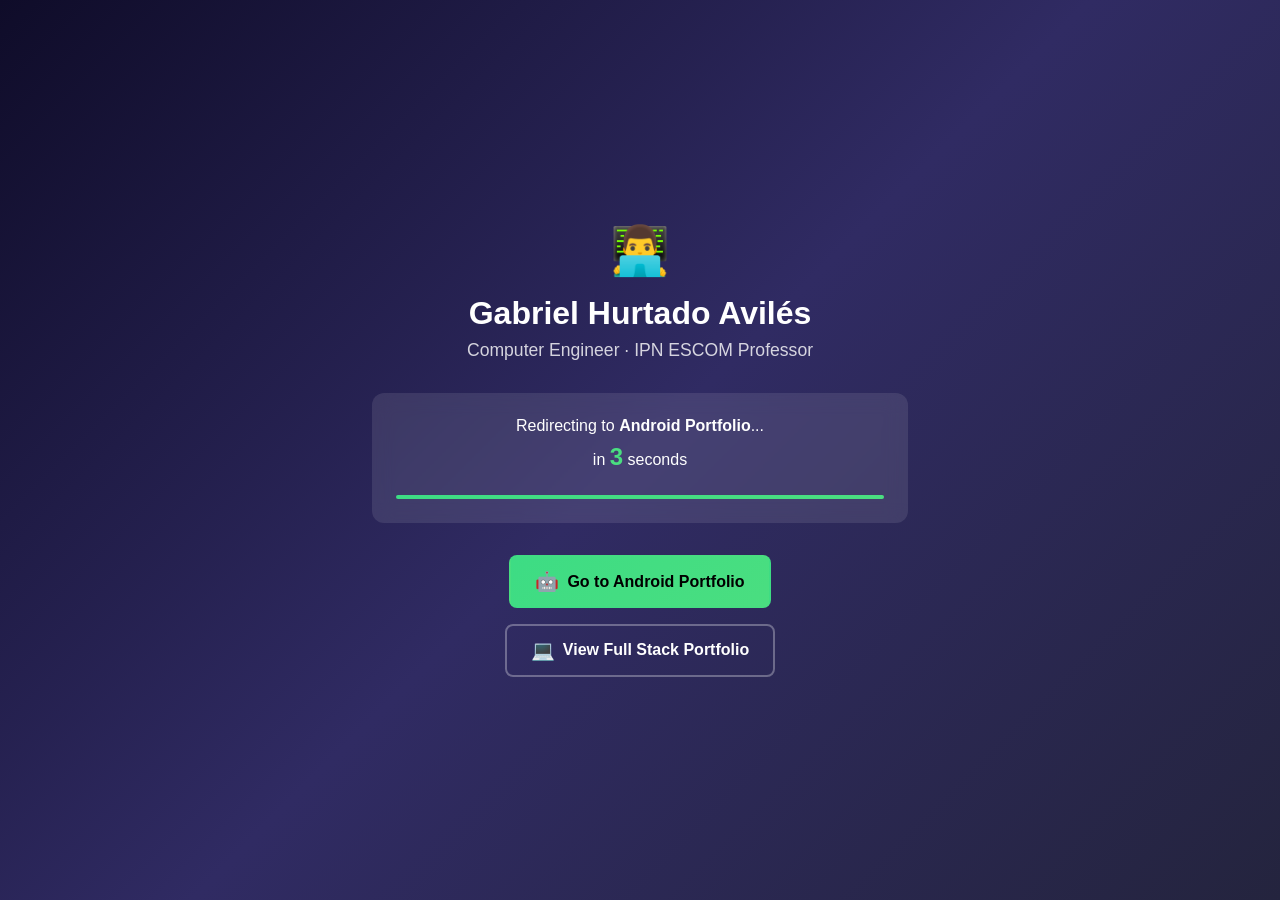
<file: index.html>
<!DOCTYPE html>
<html lang="en">
<head>
    <meta charset="UTF-8">
    <meta name="viewport" content="width=device-width, initial-scale=1.0">
    <title>Gabriel Hurtado Avilés - Redirecting...</title>
    <meta http-equiv="refresh" content="3; url=android.html">
    <style>
        * {
            margin: 0;
            padding: 0;
            box-sizing: border-box;
        }
        body {
            font-family: 'Inter', -apple-system, BlinkMacSystemFont, 'Segoe UI', Roboto, sans-serif;
            background: linear-gradient(135deg, #0f0c29 0%, #302b63 50%, #24243e 100%);
            min-height: 100vh;
            display: flex;
            align-items: center;
            justify-content: center;
            color: #fff;
            overflow: hidden;
        }
        .container {
            text-align: center;
            padding: 2rem;
            max-width: 600px;
            animation: fadeIn 1s ease-in;
        }
        @keyframes fadeIn {
            from { opacity: 0; transform: translateY(20px); }
            to { opacity: 1; transform: translateY(0); }
        }
        .logo {
            font-size: 3rem;
            margin-bottom: 1rem;
            animation: pulse 2s infinite;
        }
        @keyframes pulse {
            0%, 100% { transform: scale(1); }
            50% { transform: scale(1.1); }
        }
        h1 {
            font-size: 2rem;
            margin-bottom: 0.5rem;
            font-weight: 700;
        }
        .subtitle {
            font-size: 1.1rem;
            opacity: 0.8;
            margin-bottom: 2rem;
        }
        .redirect-info {
            background: rgba(255, 255, 255, 0.1);
            border-radius: 12px;
            padding: 1.5rem;
            margin-bottom: 2rem;
            backdrop-filter: blur(10px);
        }
        .redirect-info p {
            margin-bottom: 0.5rem;
        }
        .countdown {
            font-size: 1.5rem;
            font-weight: 700;
            color: #4ade80;
        }
        .buttons {
            display: flex;
            gap: 1rem;
            flex-wrap: wrap;
            justify-content: center;
        }
        .btn {
            display: inline-flex;
            align-items: center;
            gap: 0.5rem;
            padding: 0.8rem 1.5rem;
            border-radius: 8px;
            text-decoration: none;
            font-weight: 600;
            transition: all 0.3s ease;
            border: 2px solid transparent;
        }
        .btn-primary {
            background: linear-gradient(135deg, #3ddc84, #4ade80);
            color: #000;
        }
        .btn-primary:hover {
            transform: translateY(-2px);
            box-shadow: 0 10px 20px rgba(61, 220, 132, 0.3);
        }
        .btn-secondary {
            background: transparent;
            color: #fff;
            border-color: rgba(255, 255, 255, 0.3);
        }
        .btn-secondary:hover {
            background: rgba(255, 255, 255, 0.1);
            border-color: rgba(255, 255, 255, 0.5);
            transform: translateY(-2px);
        }
        .icon {
            font-size: 1.2rem;
        }
        .progress-bar {
            width: 100%;
            height: 4px;
            background: rgba(255, 255, 255, 0.1);
            border-radius: 2px;
            margin-top: 1.5rem;
            overflow: hidden;
        }
        .progress-fill {
            height: 100%;
            background: linear-gradient(90deg, #3ddc84, #4ade80);
            width: 0%;
            animation: progress 3s linear forwards;
        }
        @keyframes progress {
            from { width: 0%; }
            to { width: 100%; }
        }
    </style>
    <script>
        let countdown = 3;
        const countdownEl = document.getElementById('countdown');
        
        const interval = setInterval(() => {
            countdown--;
            if (countdownEl) {
                countdownEl.textContent = countdown;
            }
            if (countdown <= 0) {
                clearInterval(interval);
            }
        }, 1000);
    </script>
</head>
<body>
    <div class="container">
        <div class="logo">👨‍💻</div>
        <h1>Gabriel Hurtado Avilés</h1>
        <p class="subtitle">Computer Engineer · IPN ESCOM Professor</p>
        
        <div class="redirect-info">
            <p>Redirecting to <strong>Android Portfolio</strong>...</p>
            <p>in <span id="countdown" class="countdown">3</span> seconds</p>
            <div class="progress-bar">
                <div class="progress-fill"></div>
            </div>
        </div>
        
        <div class="buttons">
            <a href="android.html" class="btn btn-primary">
                <span class="icon">🤖</span>
                Go to Android Portfolio
            </a>
            <a href="index-fullstack.html" class="btn btn-secondary">
                <span class="icon">💻</span>
                View Full Stack Portfolio
            </a>
        </div>
    </div>

    <script>
        // Auto-redirect after 3 seconds
        setTimeout(() => {
            window.location.href = 'android.html';
        }, 3000);
    </script>
</body>
</html>
</file>
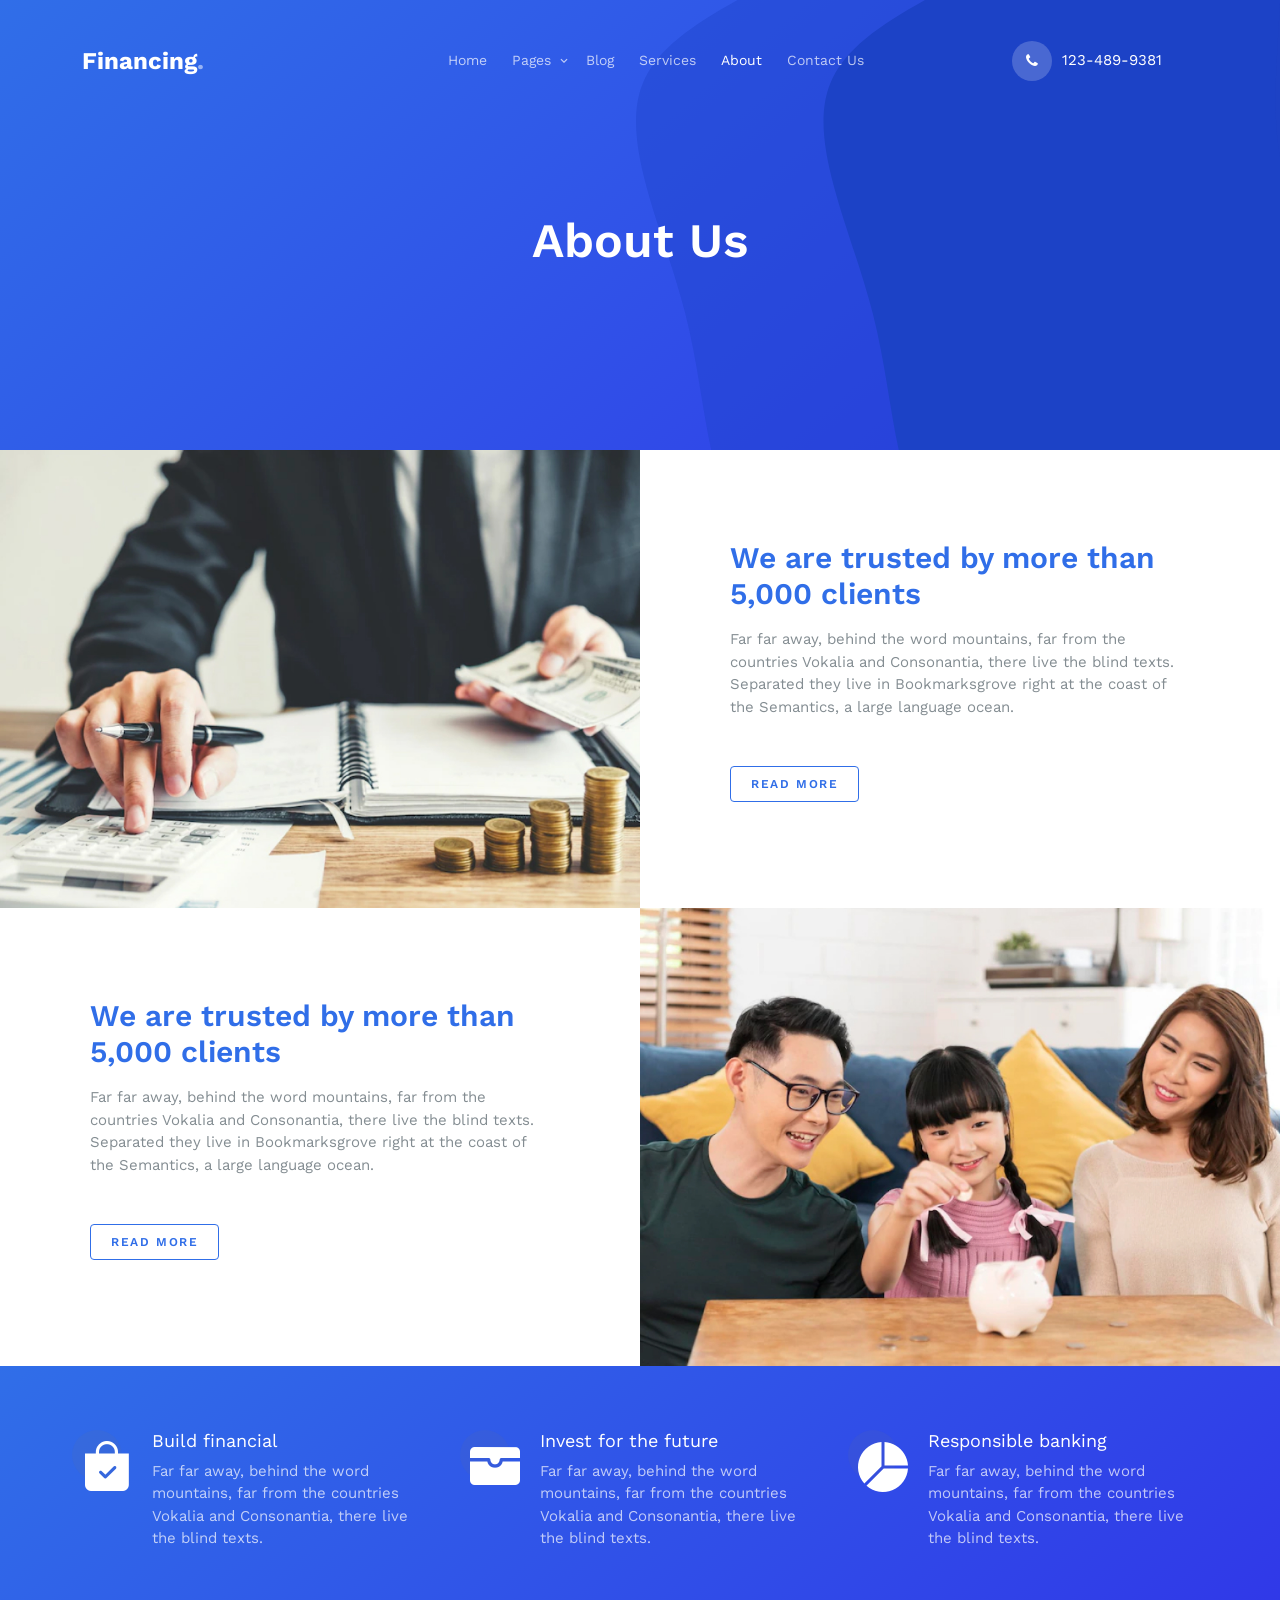
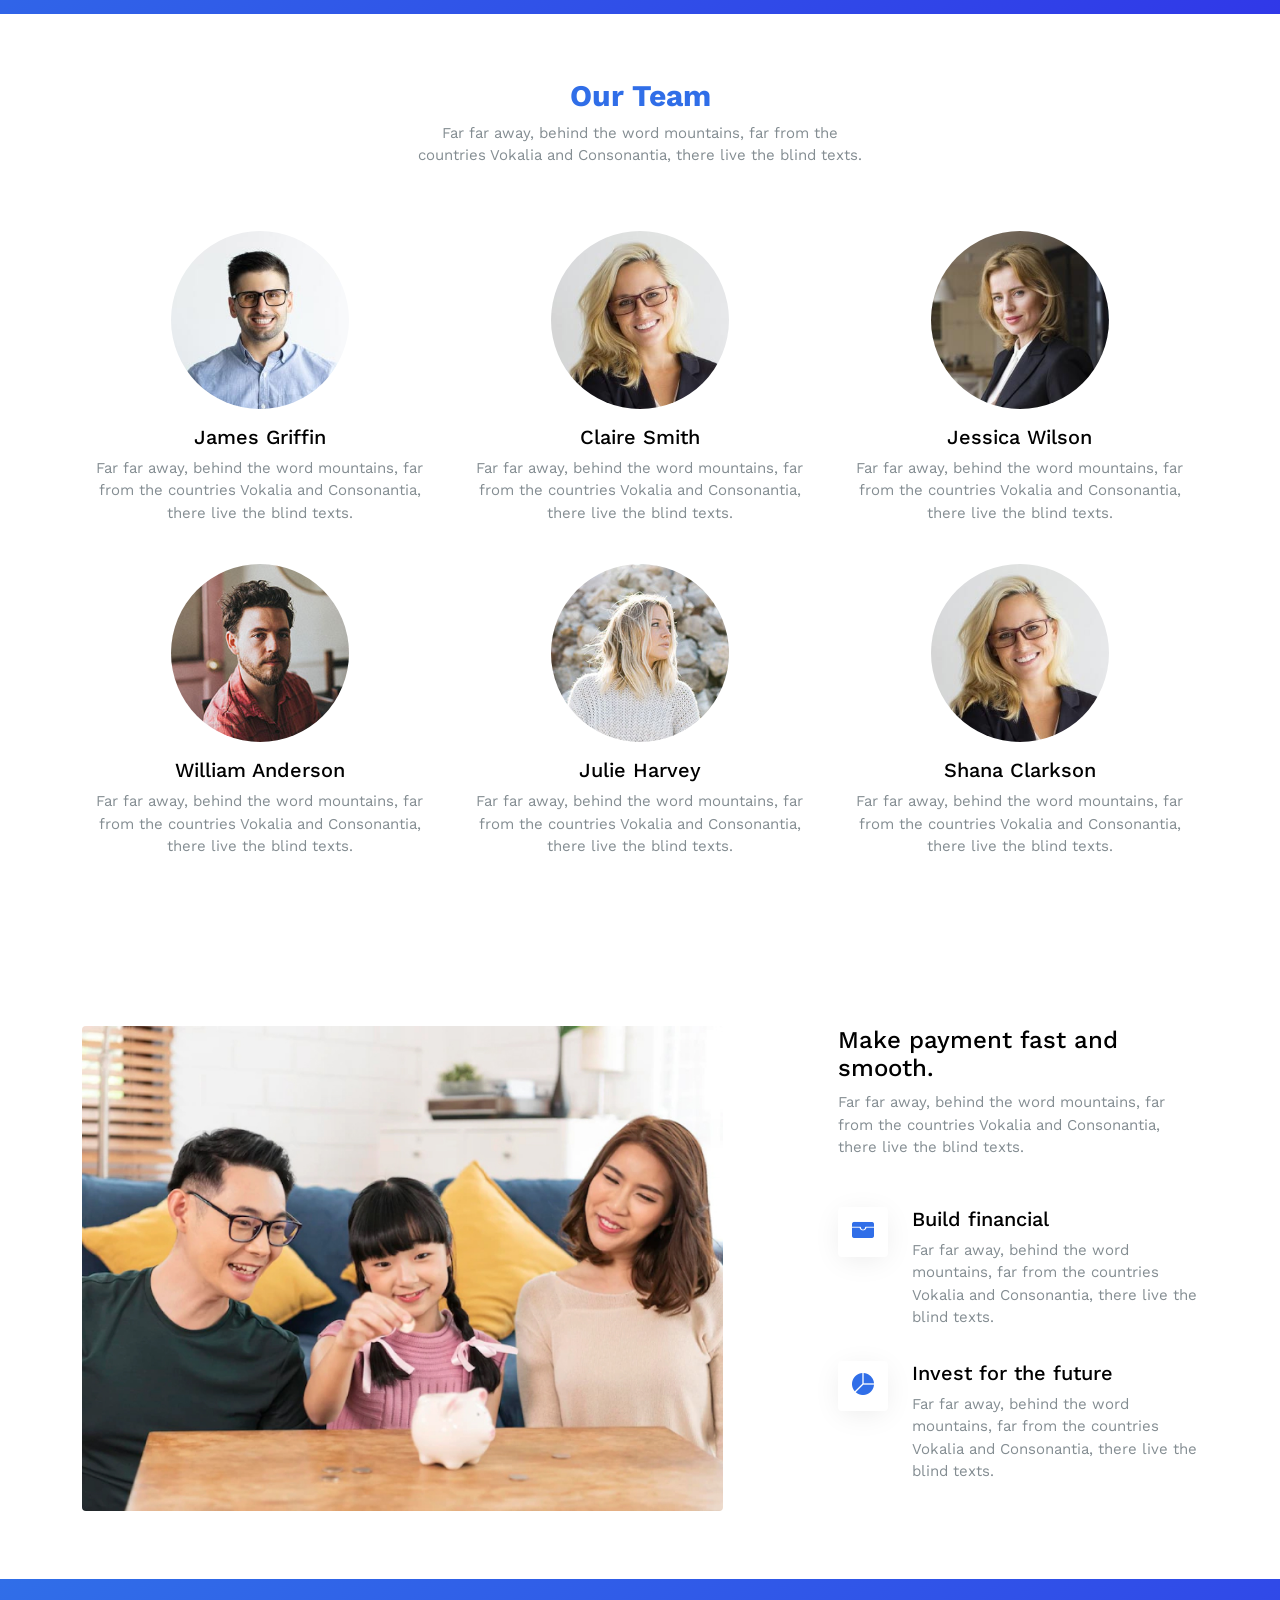
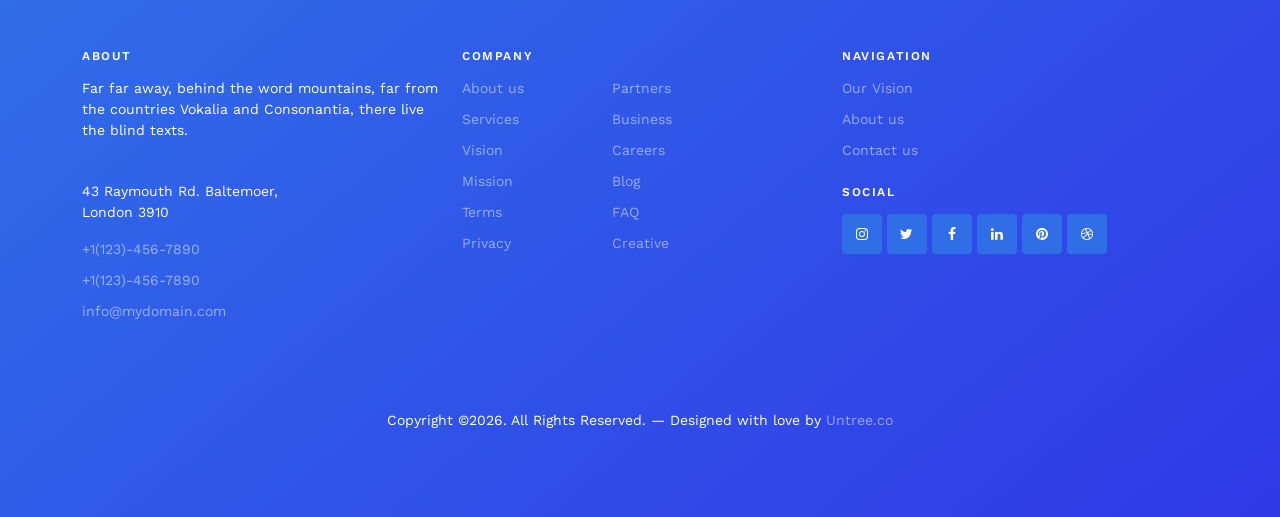
<file: about.html>
<!-- /*
* Template Name: Financing
* Template Author: Untree.co
* Template URI: https://untree.co/
* License: https://creativecommons.org/licenses/by/3.0/
*/ -->
<!doctype html>
<html lang="en">
<head>
	<meta charset="utf-8">
	<meta name="viewport" content="width=device-width, initial-scale=1">
	<meta name="author" content="Untree.co">
	<link rel="shortcut icon" href="favicon.png">

	<meta name="description" content="" />
	<meta name="keywords" content="bootstrap, bootstrap5" />

	<link rel="preconnect" href="https://fonts.googleapis.com">
	<link rel="preconnect" href="https://fonts.gstatic.com" crossorigin>
	<link href="https://fonts.googleapis.com/css2?family=Work+Sans:wght@400;600;700&display=swap" rel="stylesheet">


	<link rel="stylesheet" href="fonts/icomoon/style.css">
	<link rel="stylesheet" href="fonts/flaticon/font/flaticon.css">

	<link rel="stylesheet" href="https://cdn.jsdelivr.net/npm/bootstrap-icons@1.8.1/font/bootstrap-icons.css">

	<link rel="stylesheet" href="css/tiny-slider.css">
	<link rel="stylesheet" href="css/aos.css">
	<link rel="stylesheet" href="css/glightbox.min.css">
	<link rel="stylesheet" href="css/style.css">

	<link rel="stylesheet" href="css/flatpickr.min.css">


	<title>Financing &mdash; Free Bootstrap 5 Website Template by Untree.co</title>
</head>
<body>

	<div class="site-mobile-menu site-navbar-target">
		<div class="site-mobile-menu-header">
			<div class="site-mobile-menu-close">
				<span class="icofont-close js-menu-toggle"></span>
			</div>
		</div>
		<div class="site-mobile-menu-body"></div>
	</div>

	<nav class="site-nav">
		<div class="container">
			<div class="menu-bg-wrap">
				<div class="site-navigation">
					<div class="row g-0 align-items-center">
						<div class="col-2">
							<a href="index.html" class="logo m-0 float-start">Financing<span class="text-primary">.</span></a>
						</div>
						<div class="col-8 text-center ">
							<ul class="js-clone-nav d-none d-lg-inline-block text-start site-menu mx-auto">
								<li><a href="index.html">Home</a></li>
								<li class="has-children">
									<a href="financing.html">Pages</a>
									<ul class="dropdown">
										<li><a href="financing.html">Financing</a></li>
										<li><a href="single.html">Blog Single</a></li>
										<li><a href="case-study.html">Case Study Detail</a></li>
										<li><a href="#">Menu One</a></li>
										<li><a href="#">Menu Two</a></li>
										<li class="has-children">
											<a href="#">Dropdown</a>
											<ul class="dropdown">
												<li><a href="#">Sub Menu One</a></li>
												<li><a href="#">Sub Menu Two</a></li>
												<li><a href="#">Sub Menu Three</a></li>
											</ul>
										</li>
									</ul>
								</li>
								<li><a href="blog.html">Blog</a></li>
								<li><a href="services.html">Services</a></li>
								<li class="active"><a href="about.html">About</a></li>
								<li><a href="contact.html">Contact Us</a></li>
							</ul>
						</div>
						<div class="col-2 text-end">
							<a href="#" class="burger ms-auto float-end site-menu-toggle js-menu-toggle d-inline-block d-lg-none light">
								<span></span>
							</a>

							<a href="#" class="call-us d-flex align-items-center">
								<span class="icon-phone"></span>
								<span>123-489-9381</span>
							</a>
						</div>
					</div>
				</div>
			</div>
		</div>
	</nav>

	<div class="hero overlay inner-page">
		<img src="images/blob.svg" alt="" class="img-fluid blob">
		<div class="container">
			<div class="row align-items-center justify-content-center text-center pt-5">
				<div class="col-lg-6">
					<h1 class="heading text-white mb-3" data-aos="fade-up">About Us</h1>
				</div>
			</div>
		</div>
	</div>

	<div class="section sec-halfs py-0">
		<div class="half-content d-lg-flex align-items-stretch">
			<div class="img" style="background-image: url('images/img-1.jpg')" data-aos="fade-in" data-aos-delay="100">
				
			</div>
			<div class="text">
				<h2 class="heading text-primary mb-3">We are trusted by more than 5,000 clients</h2>
				<p class="mb-5">Far far away, behind the word mountains, far from the countries Vokalia and Consonantia, there live the blind texts. Separated they live in Bookmarksgrove right at the coast of the Semantics, a large language ocean.</p>
				<p><a href="#" class="btn btn-outline-primary py-2">Read more</a></p>
			</div>
		</div>

		<div class="half-content d-lg-flex align-items-stretch">
			<div class="img order-md-2" style="background-image: url('images/img-3.jpg')" data-aos="fade-in">
				
			</div>
			<div class="text">
				<h2 class="heading text-primary mb-3">We are trusted by more than 5,000 clients</h2>
				<p class="mb-5">Far far away, behind the word mountains, far from the countries Vokalia and Consonantia, there live the blind texts. Separated they live in Bookmarksgrove right at the coast of the Semantics, a large language ocean.</p>
				<p><a href="#" class="btn btn-outline-primary py-2">Read more</a></p>
			</div>
		</div>

	</div>

	<div class="section sec-features">
		<div class="container">
			<div class="row g-5">
				<div class="col-12 col-sm-6 col-md-6 col-lg-4" data-aos="fade-up" data-aos-delay="0">
					<div class="feature d-flex">
						<span class="bi-bag-check-fill"></span>
						<div>
							<h3>Build financial</h3>
							<p>Far far away, behind the word mountains, far from the countries Vokalia and Consonantia, there live the blind texts. </p>
						</div>
					</div>
				</div>
				<div class="col-12 col-sm-6 col-md-6 col-lg-4" data-aos="fade-up" data-aos-delay="100">
					<div class="feature d-flex">
						<span class="bi-wallet-fill"></span>
						<div>
							<h3>Invest for the future</h3>
							<p>Far far away, behind the word mountains, far from the countries Vokalia and Consonantia, there live the blind texts. </p>
						</div>
					</div>
				</div>
				<div class="col-12 col-sm-6 col-md-6 col-lg-4" data-aos="fade-up" data-aos-delay="200">
					<div class="feature d-flex">
						<span class="bi-pie-chart-fill"></span>
						<div>
							<h3>Responsible banking</h3>
							<p>Far far away, behind the word mountains, far from the countries Vokalia and Consonantia, there live the blind texts. </p>
						</div>
					</div>
				</div>
			</div>
		</div>
	</div>

	
	<div class="section">
		<div class="container">
			
			<div class="row mb-5">
				<div class="col-lg-5 mx-auto text-center" data-aos="fade-up">
					<h2 class="heading text-primary">Our Team</h2>
					<p>Far far away, behind the word mountains, far from the countries Vokalia and Consonantia, there live the blind texts. </p>
				</div>
			</div>

			<div class="row">
				<div class="col-lg-4 mb-4 text-center" data-aos="fade-up" data-aos-delay="0">
					<img src="images/person_1.jpg" alt="Image" class="img-fluid w-50 rounded-circle mb-3">
					<h5 class="text-black">James Griffin</h5>
					<p>Far far away, behind the word mountains, far from the countries Vokalia and Consonantia, there live the blind texts. </p>
				</div>
				<div class="col-lg-4 mb-4 text-center" data-aos="fade-up" data-aos-delay="100">
					<img src="images/person_2.jpg" alt="Image" class="img-fluid w-50 rounded-circle mb-3">
					<h5 class="text-black">Claire Smith</h5>
					<p>Far far away, behind the word mountains, far from the countries Vokalia and Consonantia, there live the blind texts. </p>
				</div>
				<div class="col-lg-4 mb-4 text-center" data-aos="fade-up" data-aos-delay="200">
					<img src="images/person_3.jpg" alt="Image" class="img-fluid w-50 rounded-circle mb-3">
					<h5 class="text-black">Jessica Wilson</h5>
					<p>Far far away, behind the word mountains, far from the countries Vokalia and Consonantia, there live the blind texts. </p>
				</div>

				<div class="col-lg-4 mb-4 text-center" data-aos="fade-up" data-aos-delay="0">
					<img src="images/person_4.jpg" alt="Image" class="img-fluid w-50 rounded-circle mb-3">
					<h5 class="text-black">William Anderson</h5>
					<p>Far far away, behind the word mountains, far from the countries Vokalia and Consonantia, there live the blind texts. </p>
				</div>
				<div class="col-lg-4 mb-4 text-center" data-aos="fade-up" data-aos-delay="100">
					<img src="images/person_5.jpg" alt="Image" class="img-fluid w-50 rounded-circle mb-3">
					<h5 class="text-black">Julie Harvey</h5>
					<p>Far far away, behind the word mountains, far from the countries Vokalia and Consonantia, there live the blind texts. </p>
				</div>
				<div class="col-lg-4 mb-4 text-center" data-aos="fade-up" data-aos-delay="200">
					<img src="images/person_2.jpg" alt="Image" class="img-fluid w-50 rounded-circle mb-3">
					<h5 class="text-black">Shana Clarkson</h5>
					<p>Far far away, behind the word mountains, far from the countries Vokalia and Consonantia, there live the blind texts. </p>
				</div>
			</div>

		</div>
	</div>



	<div class="section">
		<div class="container">
			<div class="row justify-content-between">
				<div class="col-lg-7 mb-4 mb-lg-0">
					<img src="images/img-3.jpg" alt="Image" class="img-fluid rounded
					">
				</div>
				<div class="col-lg-4 ps-lg-2">
					<div class="mb-5">
						<h2 class="text-black h4">Make payment fast and smooth.</h2>
						<p>Far far away, behind the word mountains, far from the countries Vokalia and Consonantia, there live the blind texts.</p>
					</div>
					<div class="d-flex mb-3 service-alt">
						<div>
							<span class="bi-wallet-fill me-4"></span>
						</div>
						<div>
							<h3>Build financial</h3>
							<p>Far far away, behind the word mountains, far from the countries Vokalia and Consonantia, there live the blind texts.</p>
						</div>
					</div>

					<div class="d-flex mb-3 service-alt">
						<div>
							<span class="bi-pie-chart-fill me-4"></span>
						</div>
						<div>
							<h3>Invest for the future</h3>
							<p>Far far away, behind the word mountains, far from the countries Vokalia and Consonantia, there live the blind texts.</p>
						</div>
					</div>

				</div>

			</div>
		</div>
	</div>


	<div class="site-footer">
		<div class="container">
			<div class="row">
				<div class="col-lg-4">
					<div class="widget">
						<h3>About</h3>
						<p>Far far away, behind the word mountains, far from the countries Vokalia and Consonantia, there live the blind texts.</p>
					</div> <!-- /.widget -->
					<div class="widget">
						<address>43 Raymouth Rd. Baltemoer, <br> London 3910</address>
						<ul class="list-unstyled links">
							<li><a href="tel://11234567890">+1(123)-456-7890</a></li>
							<li><a href="tel://11234567890">+1(123)-456-7890</a></li>
							<li><a href="mailto:info@mydomain.com">info@mydomain.com</a></li>
						</ul>
					</div> <!-- /.widget -->
				</div> <!-- /.col-lg-4 -->
				<div class="col-lg-4">
					<div class="widget">
						<h3>Company</h3>
						<ul class="list-unstyled float-start links">
							<li><a href="#">About us</a></li>
							<li><a href="#">Services</a></li>
							<li><a href="#">Vision</a></li>
							<li><a href="#">Mission</a></li>
							<li><a href="#">Terms</a></li>
							<li><a href="#">Privacy</a></li>
						</ul>
						<ul class="list-unstyled float-start links">
							<li><a href="#">Partners</a></li>
							<li><a href="#">Business</a></li>
							<li><a href="#">Careers</a></li>
							<li><a href="#">Blog</a></li>
							<li><a href="#">FAQ</a></li>
							<li><a href="#">Creative</a></li>
						</ul>
					</div> <!-- /.widget -->
				</div> <!-- /.col-lg-4 -->
				<div class="col-lg-4">
					<div class="widget">
						<h3>Navigation</h3>
						<ul class="list-unstyled links mb-4">
							<li><a href="#">Our Vision</a></li>
							<li><a href="#">About us</a></li>
							<li><a href="#">Contact us</a></li>
						</ul>

						<h3>Social</h3>
						<ul class="list-unstyled social">
							<li><a href="#"><span class="icon-instagram"></span></a></li>
							<li><a href="#"><span class="icon-twitter"></span></a></li>
							<li><a href="#"><span class="icon-facebook"></span></a></li>
							<li><a href="#"><span class="icon-linkedin"></span></a></li>
							<li><a href="#"><span class="icon-pinterest"></span></a></li>
							<li><a href="#"><span class="icon-dribbble"></span></a></li>
						</ul>
					</div> <!-- /.widget -->
				</div> <!-- /.col-lg-4 -->
			</div> <!-- /.row -->

			<div class="row mt-5">
				<div class="col-12 text-center">
					<!-- 
              **==========
              NOTE: 
              Please don't remove this copyright link unless you buy the license here https://untree.co/license/  
              **==========
            -->

            <p>Copyright &copy;<script>document.write(new Date().getFullYear());</script>. All Rights Reserved. &mdash; Designed with love by <a href="https://untree.co">Untree.co</a> <!-- License information: https://untree.co/license/ -->
            </p>
          </div>
        </div>
      </div> <!-- /.container -->
    </div> <!-- /.site-footer -->

    <!-- Preloader -->
    <div id="overlayer"></div>
    <div class="loader">
    	<div class="spinner-border text-primary" role="status">
    		<span class="visually-hidden">Loading...</span>
    	</div>
    </div>


    <script src="js/bootstrap.bundle.min.js"></script>
    <script src="js/tiny-slider.js"></script>

    <script src="js/flatpickr.min.js"></script>


    <script src="js/aos.js"></script>
    <script src="js/glightbox.min.js"></script>
    <script src="js/navbar.js"></script>
    <script src="js/counter.js"></script>
    <script src="js/custom.js"></script>
  </body>
  </html>
</file>
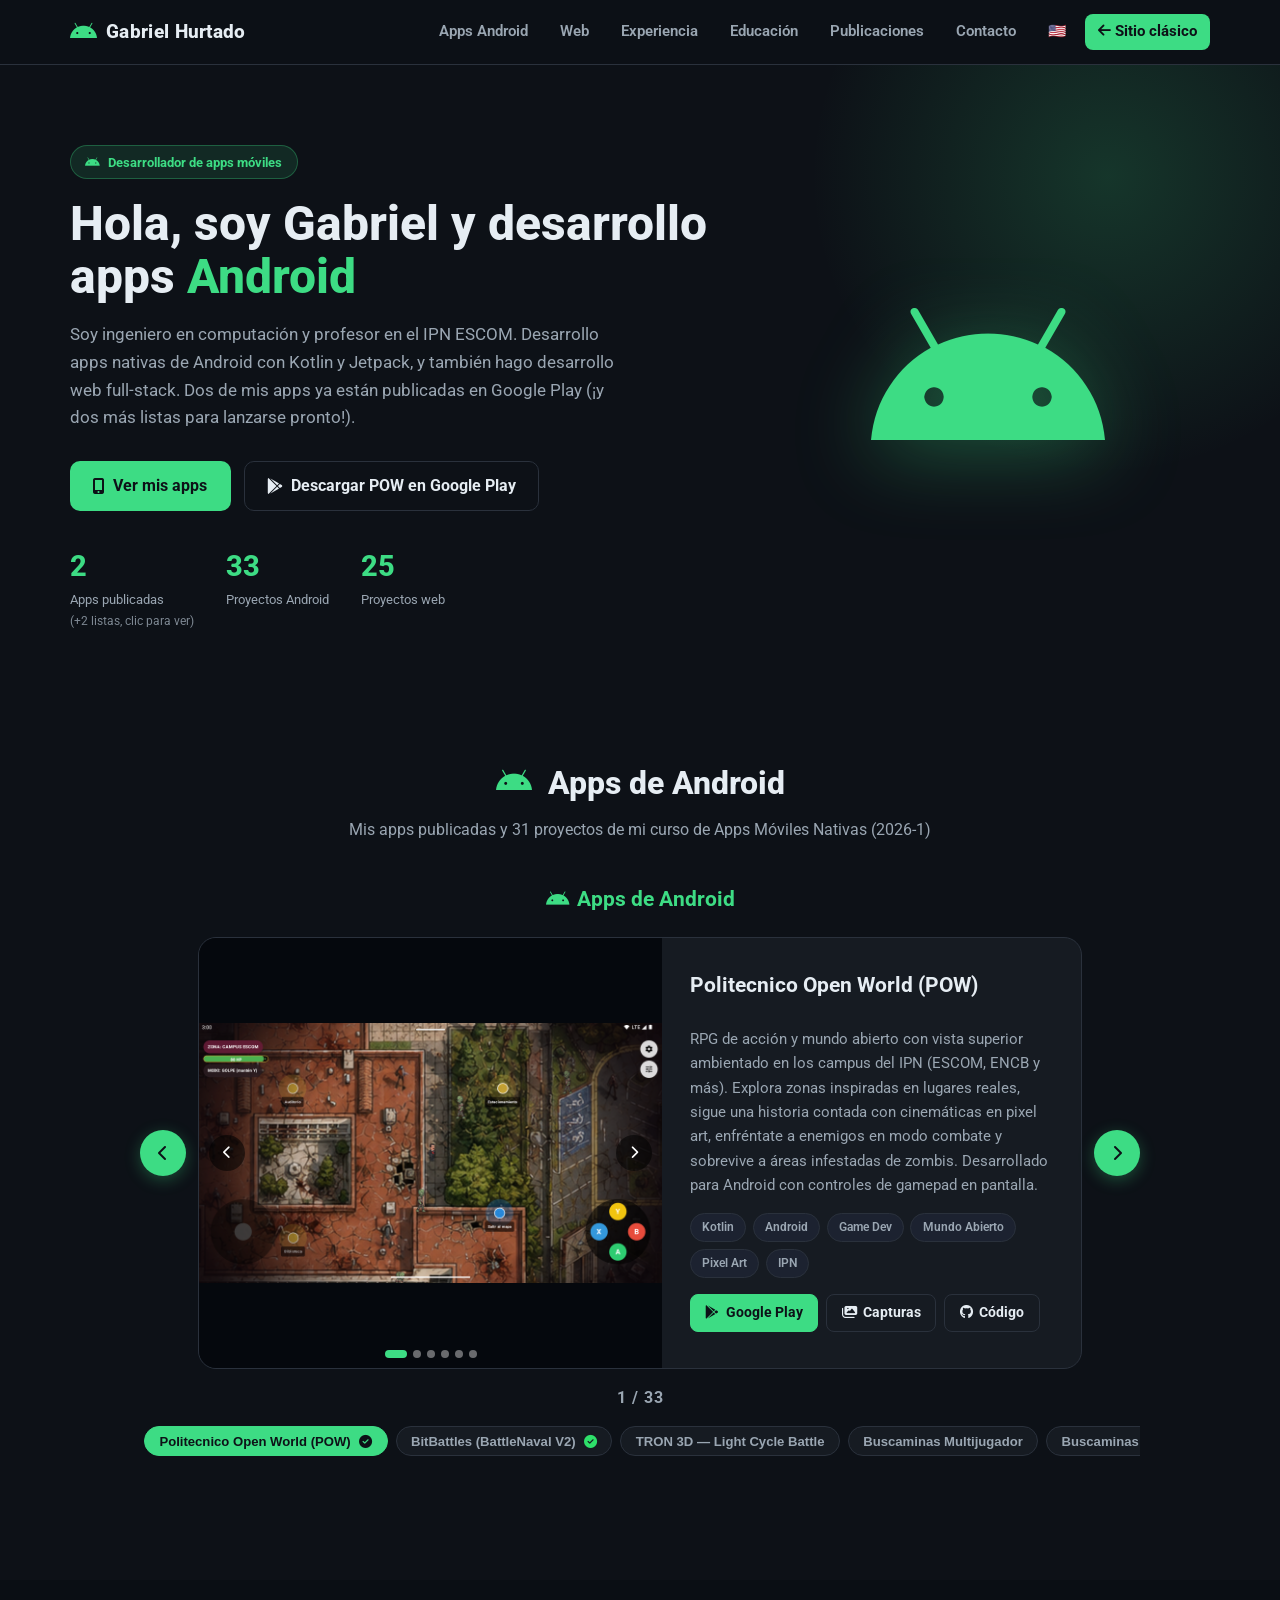
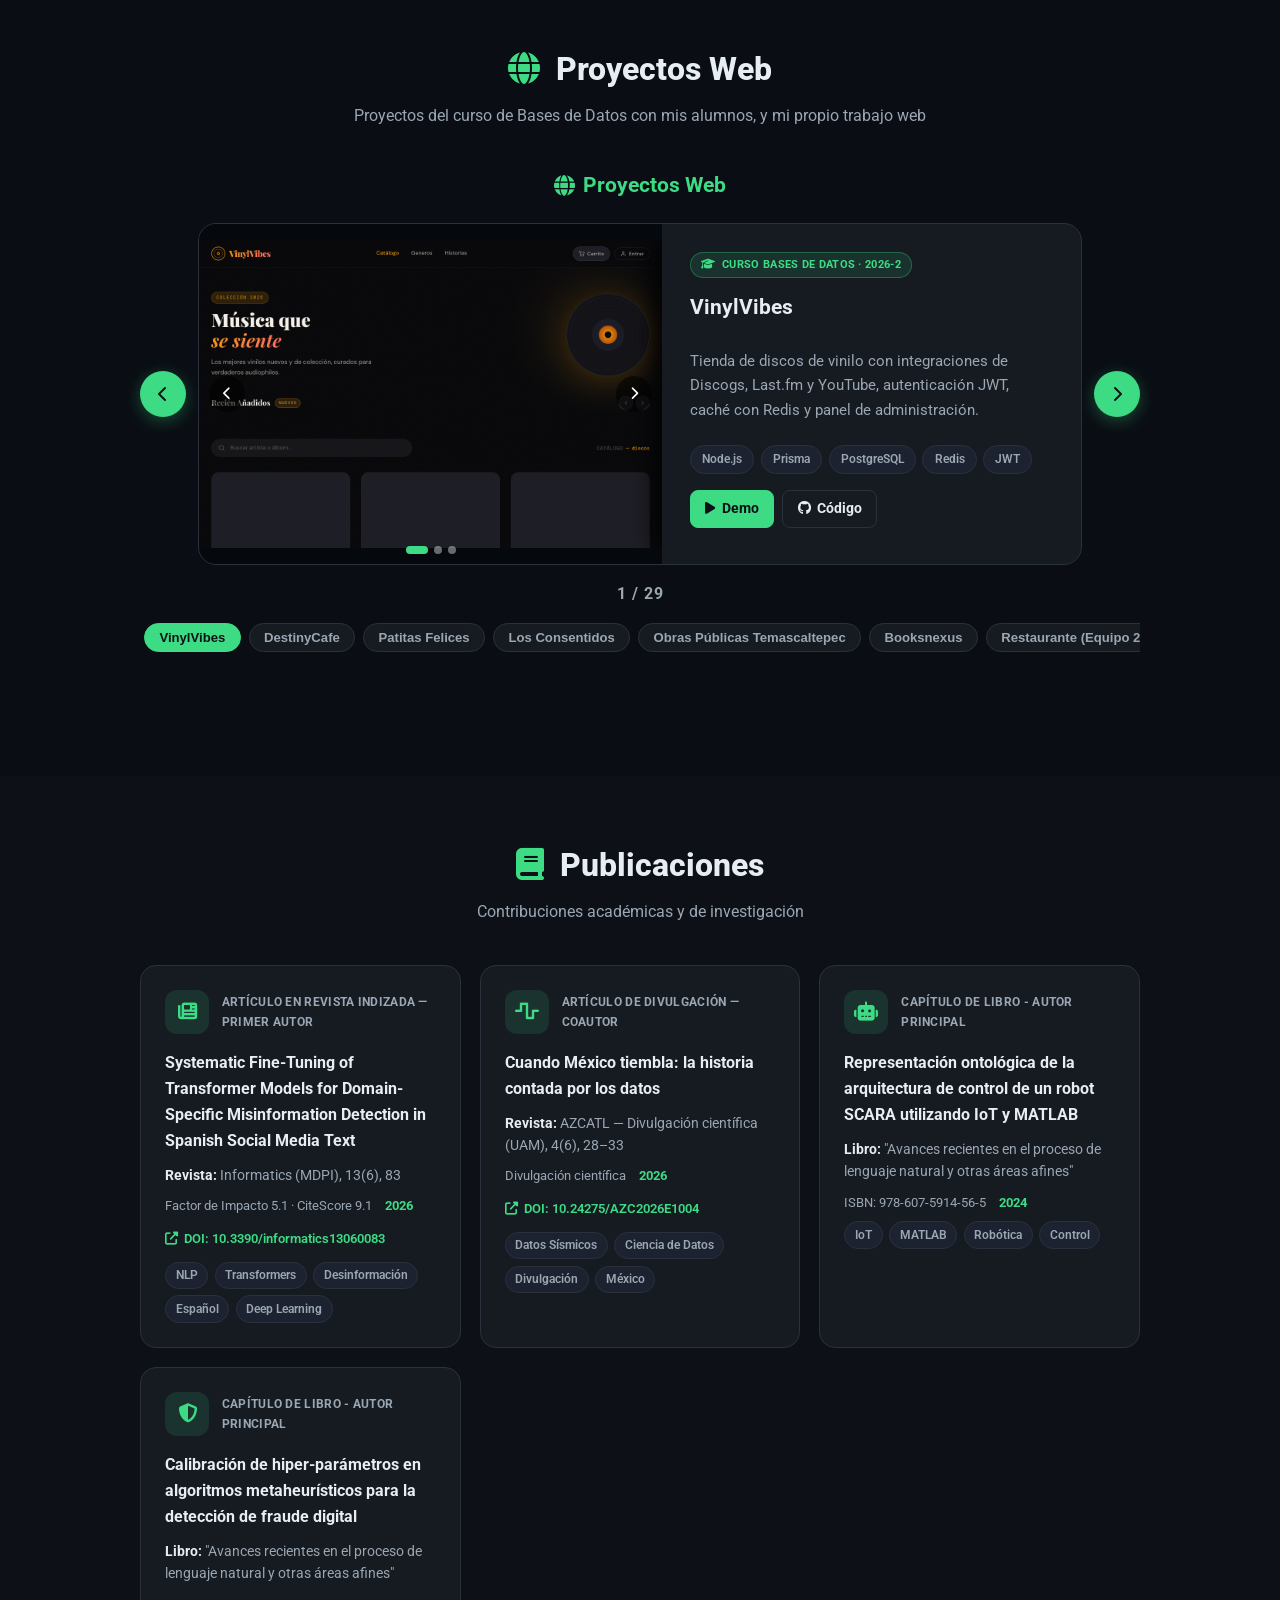
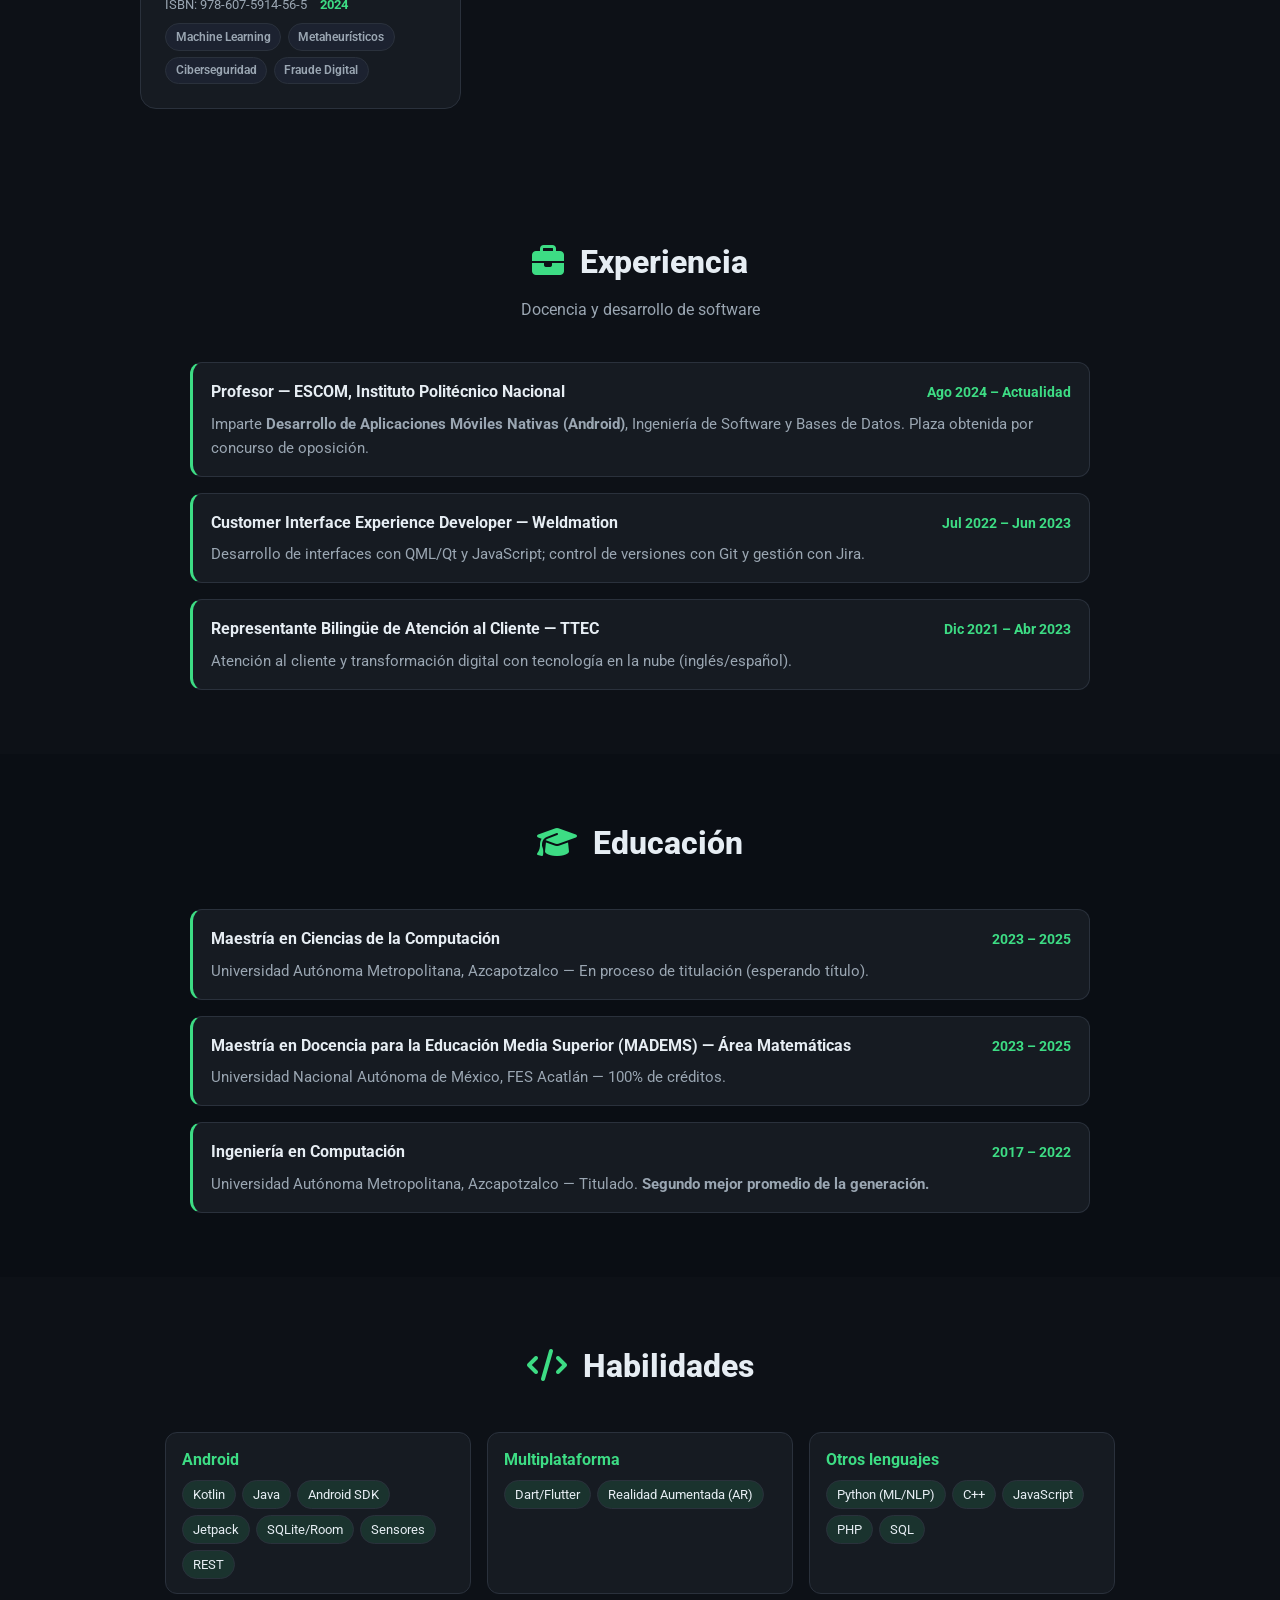
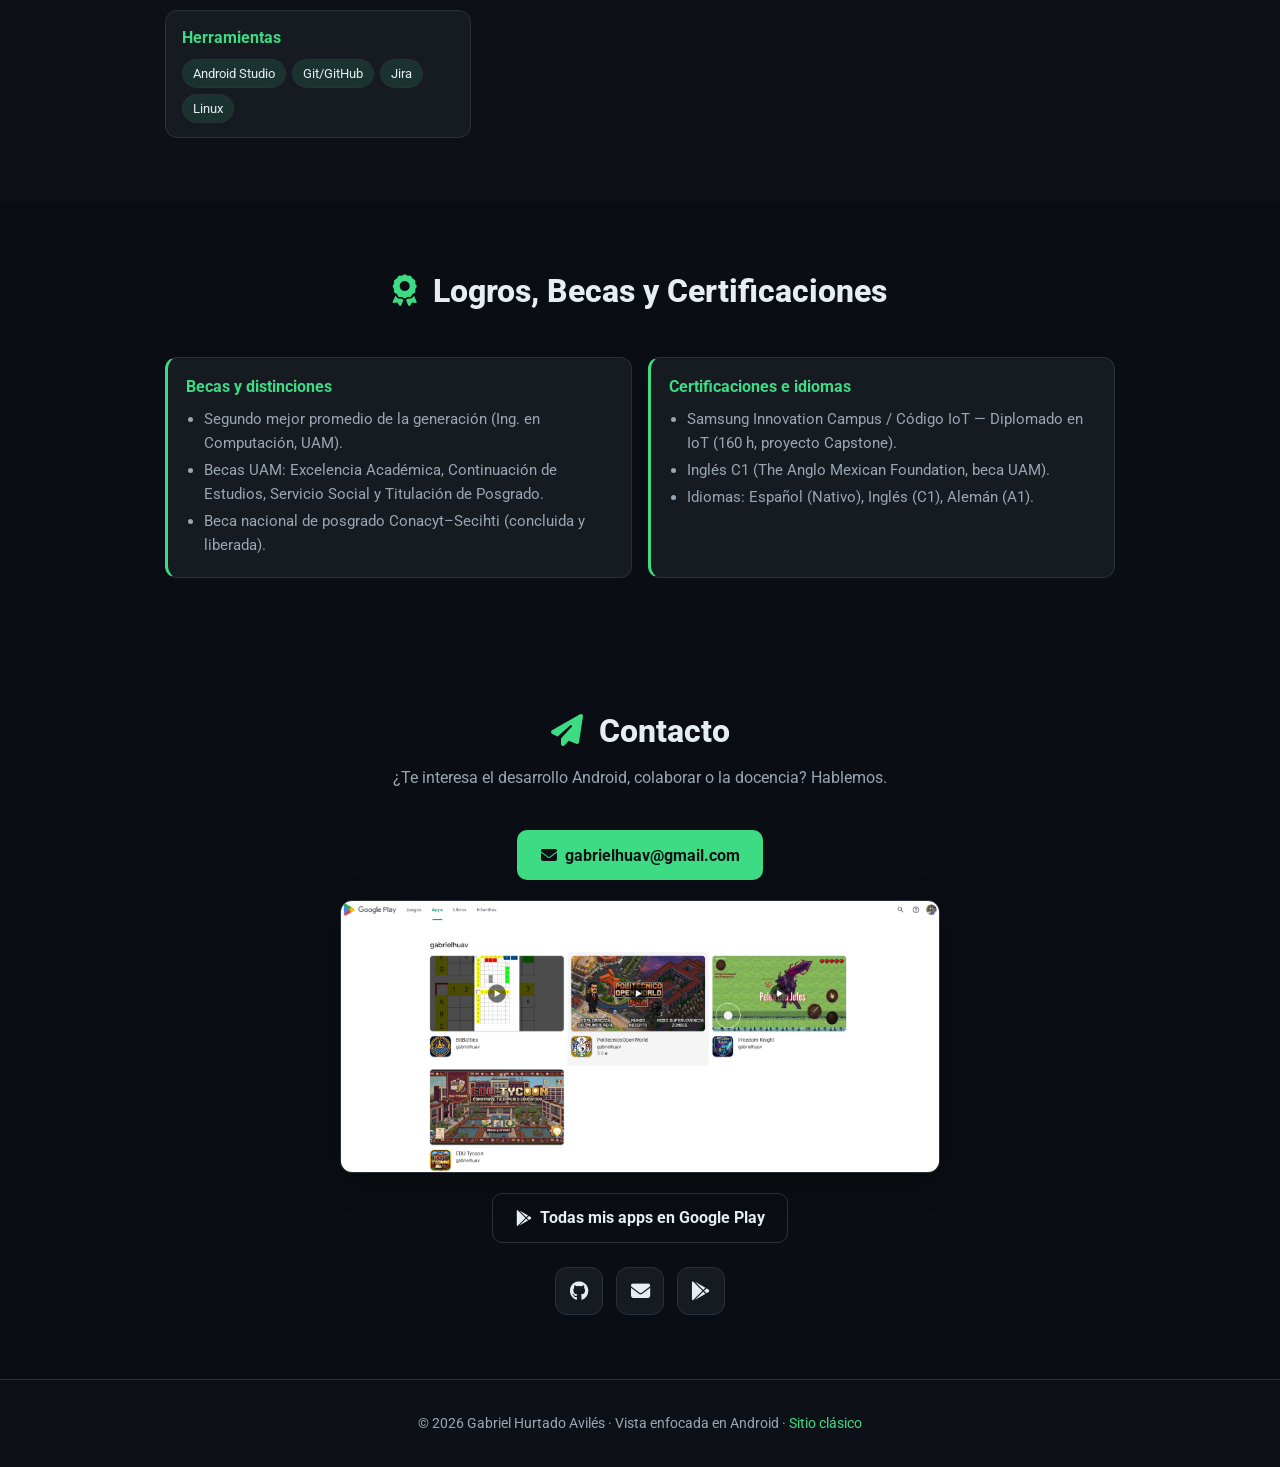
<file: android-es.html>
<!DOCTYPE html>
<html lang="es">
<head>
    <meta charset="UTF-8">
    <meta name="viewport" content="width=device-width, initial-scale=1.0">
    <title>Gabriel Hurtado · Desarrollador Android</title>
    <meta name="description" content="Gabriel Hurtado Avilés — Android & mobile developer. Native Kotlin apps, published on Google Play.">
    <link rel="preconnect" href="https://fonts.googleapis.com">
    <link rel="preconnect" href="https://fonts.gstatic.com" crossorigin>
    <link href="https://fonts.googleapis.com/css2?family=Roboto:wght@400;500;700;800&display=swap" rel="stylesheet">
    <link rel="stylesheet" href="https://cdnjs.cloudflare.com/ajax/libs/font-awesome/6.4.0/css/all.min.css">
    <link href="https://unpkg.com/aos@2.3.1/dist/aos.css" rel="stylesheet">
    <link rel="stylesheet" href="assets/css/android.css">
</head>
<body>
    <nav class="a-navbar navbar">
        <div class="container">
            <a class="a-brand" href="#top"><i class="fab fa-android"></i> Gabriel Hurtado</a>
            <div class="a-nav">
                <a href="#apps">Apps Android</a>
                <a href="#web">Web</a>
                <a href="#experience">Experiencia</a>
                <a href="#education">Educación</a>
                <a href="#pubs">Publicaciones</a>
                <a href="#contact">Contacto</a>
                <a href="android.html">🇺🇸</a>
                <a class="a-switch" href="index-es.html"><i class="fas fa-arrow-left"></i> Sitio clásico</a>
            </div>
        </div>
    </nav>

    <header id="top" class="a-hero">
        <div class="container">
            <div data-aos="fade-right">
                <span class="a-chip"><i class="fab fa-android"></i> Desarrollador de apps móviles</span>
                <h1 class="a-hero-title">Hola, soy Gabriel y desarrollo apps <span class="hl">Android</span></h1>
                <p class="a-hero-sub">Soy ingeniero en computación y profesor en el IPN ESCOM. Desarrollo apps nativas de Android con Kotlin y Jetpack, y también hago desarrollo web full-stack. Dos de mis apps ya están publicadas en Google Play (¡y dos más listas para lanzarse pronto!).</p>
                <div class="a-hero-btns">
                    <a class="a-btn a-btn-primary" href="#apps"><i class="fas fa-mobile-screen-button"></i> Ver mis apps</a>
                    <a class="a-btn a-btn-ghost" href="https://play.google.com/store/apps/details?id=ovh.gabrielhuav.pow" target="_blank" rel="noopener"><i class="fab fa-google-play"></i> Descargar POW en Google Play</a>
                </div>
                <div class="a-stats">
                    <a href="#contact" class="a-stat" style="text-decoration: none; color: inherit; cursor: pointer;">
                        <div class="num">2</div>
                        <div class="lbl">Apps publicadas <br><small style="font-size:0.72rem; opacity:0.8; font-weight:normal; display:block; margin-top:2px;">(+2 listas, clic para ver)</small></div>
                    </a>
                    <div class="a-stat"><div class="num">33</div><div class="lbl">Proyectos Android</div></div>
                    <div class="a-stat"><div class="num">25</div><div class="lbl">Proyectos web</div></div>
                </div>
            </div>
            <div class="a-hero-art" data-aos="fade-left"><i class="fab fa-android"></i></div>
        </div>
    </header>

    <section id="apps" class="a-section">
        <div class="container">
            <div class="a-section-head" data-aos="fade-up">
                <h2 class="a-section-title"><i class="fab fa-android"></i> Apps de Android</h2>
                <p class="a-section-sub">Mis apps publicadas y 31 proyectos de mi curso de Apps Móviles Nativas (2026-1)</p>
            </div>
                <div class="project-showcase" id="showcase-android">
                    <h3 class="showcase-title"><i class="fab fa-android"></i> Apps de Android</h3>
                    <div class="showcase-stage">
                        <button class="sc-arrow sc-prev" type="button" aria-label="prev"><i class="fas fa-chevron-left"></i></button>
                        <div class="showcase-card">
                            <div class="showcase-media">
                                <img class="sc-img" src="" alt="" loading="lazy">
                                <button class="sc-img-arrow sc-img-prev" type="button" aria-label="prev image"><i class="fas fa-chevron-left"></i></button>
                                <button class="sc-img-arrow sc-img-next" type="button" aria-label="next image"><i class="fas fa-chevron-right"></i></button>
                                <div class="sc-dots"></div>
                            </div>
                            <div class="showcase-info">
                                <a class="course-badge sc-badge" href="#" target="_blank" rel="noopener"><i class="fas fa-graduation-cap"></i> <span class="sc-badge-text"></span></a>
                                <h4 class="sc-name"></h4>
                                <p class="sc-desc"></p>
                                <div class="showcase-tech sc-tech"></div>
                                <div class="showcase-links sc-links"></div>
                            </div>
                        </div>
                        <button class="sc-arrow sc-next" type="button" aria-label="next"><i class="fas fa-chevron-right"></i></button>
                    </div>
                    <div class="sc-counter"></div>
                    <div class="sc-pills"></div>
                </div>
        </div>
    </section>

    <section id="web" class="a-section alt">
        <div class="container">
            <div class="a-section-head" data-aos="fade-up">
                <h2 class="a-section-title"><i class="fas fa-globe"></i> Proyectos Web</h2>
                <p class="a-section-sub">Proyectos del curso de Bases de Datos con mis alumnos, y mi propio trabajo web</p>
            </div>
                <div class="project-showcase" id="showcase-web">
                    <h3 class="showcase-title"><i class="fas fa-globe"></i> Proyectos Web</h3>
                    <div class="showcase-stage">
                        <button class="sc-arrow sc-prev" type="button" aria-label="prev"><i class="fas fa-chevron-left"></i></button>
                        <div class="showcase-card">
                            <div class="showcase-media">
                                <img class="sc-img" src="" alt="" loading="lazy">
                                <button class="sc-img-arrow sc-img-prev" type="button" aria-label="prev image"><i class="fas fa-chevron-left"></i></button>
                                <button class="sc-img-arrow sc-img-next" type="button" aria-label="next image"><i class="fas fa-chevron-right"></i></button>
                                <div class="sc-dots"></div>
                            </div>
                            <div class="showcase-info">
                                <a class="course-badge sc-badge" href="#" target="_blank" rel="noopener"><i class="fas fa-graduation-cap"></i> <span class="sc-badge-text"></span></a>
                                <h4 class="sc-name"></h4>
                                <p class="sc-desc"></p>
                                <div class="showcase-tech sc-tech"></div>
                                <div class="showcase-links sc-links"></div>
                            </div>
                        </div>
                        <button class="sc-arrow sc-next" type="button" aria-label="next"><i class="fas fa-chevron-right"></i></button>
                    </div>
                    <div class="sc-counter"></div>
                    <div class="sc-pills"></div>
                </div>
        </div>
    </section>

    <section id="pubs" class="a-section">
        <div class="container">
            <div class="a-section-head" data-aos="fade-up">
                <h2 class="a-section-title"><i class="fas fa-book"></i> Publicaciones</h2>
                <p class="a-section-sub">Contribuciones académicas y de investigación</p>
            </div>
            <div class="pub-grid">
                    <div class="publication-card">
<div class="pub-header">
<div class="pub-icon">
<i class="fas fa-newspaper"></i>
</div>
<div class="pub-type">Artículo en Revista Indizada — Primer Autor</div>
</div>
<div class="pub-content">
<h5>Systematic Fine-Tuning of Transformer Models for Domain-Specific Misinformation Detection in Spanish Social Media Text</h5>
<p class="pub-book">
<strong>Revista:</strong> Informatics (MDPI), 13(6), 83
                            </p>
<div class="pub-details">
<span class="pub-isbn">Factor de Impacto 5.1 · CiteScore 9.1</span>
<span class="pub-year">2026</span>
</div>
<a class="pub-doi" href="https://doi.org/10.3390/informatics13060083" rel="noopener" target="_blank"><i class="fas fa-up-right-from-square"></i> DOI: 10.3390/informatics13060083</a>
<div class="pub-tags">
<span class="tag">NLP</span>
<span class="tag">Transformers</span>
<span class="tag">Desinformación</span>
<span class="tag">Español</span>
<span class="tag">Deep Learning</span>
</div>
</div>
</div>
                    <div class="publication-card">
<div class="pub-header">
<div class="pub-icon">
<i class="fas fa-wave-square"></i>
</div>
<div class="pub-type">Artículo de Divulgación — Coautor</div>
</div>
<div class="pub-content">
<h5>Cuando México tiembla: la historia contada por los datos</h5>
<p class="pub-book">
<strong>Revista:</strong> AZCATL — Divulgación científica (UAM), 4(6), 28–33
                            </p>
<div class="pub-details">
<span class="pub-isbn">Divulgación científica</span>
<span class="pub-year">2026</span>
</div>
<a class="pub-doi" href="https://doi.org/10.24275/AZC2026E1004" rel="noopener" target="_blank"><i class="fas fa-up-right-from-square"></i> DOI: 10.24275/AZC2026E1004</a>
<div class="pub-tags">
<span class="tag">Datos Sísmicos</span>
<span class="tag">Ciencia de Datos</span>
<span class="tag">Divulgación</span>
<span class="tag">México</span>
</div>
</div>
</div>
                    <div class="publication-card">
<div class="pub-header">
<div class="pub-icon">
<i class="fas fa-robot"></i>
</div>
<div class="pub-type">Capítulo de Libro - Autor Principal</div>
</div>
<div class="pub-content">
<h5>Representación ontológica de la arquitectura de control de un robot SCARA utilizando IoT y MATLAB</h5>
<p class="pub-book">
<strong>Libro:</strong> "Avances recientes en el proceso de lenguaje natural y otras áreas afines"
                            </p>
<div class="pub-details">
<span class="pub-isbn">ISBN: 978-607-5914-56-5</span>
<span class="pub-year">2024</span>
</div>
<div class="pub-tags">
<span class="tag">IoT</span>
<span class="tag">MATLAB</span>
<span class="tag">Robótica</span>
<span class="tag">Control</span>
</div>
</div>
</div>
                    <div class="publication-card">
<div class="pub-header">
<div class="pub-icon">
<i class="fas fa-shield-alt"></i>
</div>
<div class="pub-type">Capítulo de Libro - Autor Principal</div>
</div>
<div class="pub-content">
<h5>Calibración de hiper-parámetros en algoritmos metaheurísticos para la detección de fraude digital</h5>
<p class="pub-book">
<strong>Libro:</strong> "Avances recientes en el proceso de lenguaje natural y otras áreas afines"
                            </p>
<div class="pub-details">
<span class="pub-isbn">ISBN: 978-607-5914-56-5</span>
<span class="pub-year">2024</span>
</div>
<div class="pub-tags">
<span class="tag">Machine Learning</span>
<span class="tag">Metaheurísticos</span>
<span class="tag">Ciberseguridad</span>
<span class="tag">Fraude Digital</span>
</div>
</div>
</div>
            </div>
        </div>
    </section>

    <style>
      .cv-list{display:flex;flex-direction:column;gap:16px;max-width:900px;margin:0 auto}
      .cv-item{background:var(--a-surface);border:1px solid var(--a-border);border-left:3px solid var(--a-green);border-radius:12px;padding:16px 18px}
      .cv-row{display:flex;justify-content:space-between;align-items:baseline;gap:12px;flex-wrap:wrap}
      .cv-item h4{margin:0;color:var(--a-text);font-size:1.02rem}
      .cv-date{color:var(--a-green);font-weight:700;font-size:.85rem;white-space:nowrap}
      .cv-item p{margin:.4rem 0 0;color:var(--a-muted);font-size:.94rem}
      .cv-item ul{margin:.4rem 0 0;padding-left:1.1rem;color:var(--a-muted);font-size:.94rem}
      .cv-item li{margin:.2rem 0}
      .cv-skills,.cv-cols{display:grid;grid-template-columns:repeat(auto-fit,minmax(260px,1fr));gap:16px;max-width:950px;margin:0 auto}
      .cv-skill{background:var(--a-surface);border:1px solid var(--a-border);border-radius:12px;padding:14px 16px}
      .cv-skill h4{margin:0 0 8px;color:var(--a-green)}
      .cv-chips{display:flex;flex-wrap:wrap;gap:6px}
      .cv-chips span{background:rgba(61,220,132,.12);color:var(--a-text);border:1px solid var(--a-border);border-radius:999px;padding:3px 10px;font-size:.82rem}
    </style>

    <section id="experience" class="a-section">
        <div class="container">
            <div class="a-section-head" data-aos="fade-up">
                <h2 class="a-section-title"><i class="fas fa-briefcase"></i> Experiencia</h2>
                <p class="a-section-sub">Docencia y desarrollo de software</p>
            </div>
            <div class="cv-list">
                <div class="cv-item"><div class="cv-row"><h4>Profesor — ESCOM, Instituto Politécnico Nacional</h4><span class="cv-date">Ago 2024 – Actualidad</span></div><p>Imparte <strong>Desarrollo de Aplicaciones Móviles Nativas (Android)</strong>, Ingeniería de Software y Bases de Datos. Plaza obtenida por concurso de oposición.</p></div>
                <div class="cv-item"><div class="cv-row"><h4>Customer Interface Experience Developer — Weldmation</h4><span class="cv-date">Jul 2022 – Jun 2023</span></div><p>Desarrollo de interfaces con QML/Qt y JavaScript; control de versiones con Git y gestión con Jira.</p></div>
                <div class="cv-item"><div class="cv-row"><h4>Representante Bilingüe de Atención al Cliente — TTEC</h4><span class="cv-date">Dic 2021 – Abr 2023</span></div><p>Atención al cliente y transformación digital con tecnología en la nube (inglés/español).</p></div>
            </div>
        </div>
    </section>

    <section id="education" class="a-section alt">
        <div class="container">
            <div class="a-section-head" data-aos="fade-up">
                <h2 class="a-section-title"><i class="fas fa-graduation-cap"></i> Educación</h2>
            </div>
            <div class="cv-list">
                <div class="cv-item"><div class="cv-row"><h4>Maestría en Ciencias de la Computación</h4><span class="cv-date">2023 – 2025</span></div><p>Universidad Autónoma Metropolitana, Azcapotzalco — En proceso de titulación (esperando título).</p></div>
                <div class="cv-item"><div class="cv-row"><h4>Maestría en Docencia para la Educación Media Superior (MADEMS) — Área Matemáticas</h4><span class="cv-date">2023 – 2025</span></div><p>Universidad Nacional Autónoma de México, FES Acatlán — 100% de créditos.</p></div>
                <div class="cv-item"><div class="cv-row"><h4>Ingeniería en Computación</h4><span class="cv-date">2017 – 2022</span></div><p>Universidad Autónoma Metropolitana, Azcapotzalco — Titulado. <strong>Segundo mejor promedio de la generación.</strong></p></div>
            </div>
        </div>
    </section>

    <section id="skills" class="a-section">
        <div class="container">
            <div class="a-section-head" data-aos="fade-up">
                <h2 class="a-section-title"><i class="fas fa-code"></i> Habilidades</h2>
            </div>
            <div class="cv-skills">
                <div class="cv-skill"><h4>Android</h4><div class="cv-chips"><span>Kotlin</span><span>Java</span><span>Android SDK</span><span>Jetpack</span><span>SQLite/Room</span><span>Sensores</span><span>REST</span></div></div>
                <div class="cv-skill"><h4>Multiplataforma</h4><div class="cv-chips"><span>Dart/Flutter</span><span>Realidad Aumentada (AR)</span></div></div>
                <div class="cv-skill"><h4>Otros lenguajes</h4><div class="cv-chips"><span>Python (ML/NLP)</span><span>C++</span><span>JavaScript</span><span>PHP</span><span>SQL</span></div></div>
                <div class="cv-skill"><h4>Herramientas</h4><div class="cv-chips"><span>Android Studio</span><span>Git/GitHub</span><span>Jira</span><span>Linux</span></div></div>
            </div>
        </div>
    </section>

    <section id="extra" class="a-section alt">
        <div class="container">
            <div class="a-section-head" data-aos="fade-up">
                <h2 class="a-section-title"><i class="fas fa-award"></i> Logros, Becas y Certificaciones</h2>
            </div>
            <div class="cv-cols">
                <div class="cv-item"><h4 style="color:var(--a-green);margin:0 0 6px">Becas y distinciones</h4><ul><li>Segundo mejor promedio de la generación (Ing. en Computación, UAM).</li><li>Becas UAM: Excelencia Académica, Continuación de Estudios, Servicio Social y Titulación de Posgrado.</li><li>Beca nacional de posgrado Conacyt–Secihti (concluida y liberada).</li></ul></div>
                <div class="cv-item"><h4 style="color:var(--a-green);margin:0 0 6px">Certificaciones e idiomas</h4><ul><li>Samsung Innovation Campus / Código IoT — Diplomado en IoT (160 h, proyecto Capstone).</li><li>Inglés C1 (The Anglo Mexican Foundation, beca UAM).</li><li>Idiomas: Español (Nativo), Inglés (C1), Alemán (A1).</li></ul></div>
            </div>
        </div>
    </section>

    <section id="contact" class="a-section alt a-contact">
        <div class="container">
            <div class="a-section-head" data-aos="fade-up">
                <h2 class="a-section-title"><i class="fas fa-paper-plane"></i> Contacto</h2>
                <p class="a-section-sub">¿Te interesa el desarrollo Android, colaborar o la docencia? Hablemos.</p>
            </div>
            <a class="a-btn a-btn-primary" href="mailto:gabrielhuav@gmail.com"><i class="fas fa-envelope"></i> gabrielhuav@gmail.com</a>
            <div class="developer-profile-preview" data-aos="fade-up" style="margin: 20px auto; max-width: 600px; border-radius: 12px; overflow: hidden; border: 1px solid var(--a-border); box-shadow: 0 8px 30px rgba(0,0,0,0.3);">
                <img src="assets/images/PLAYDEVELOPER.png" alt="Perfil de Desarrollador de Google Play" style="width: 100%; display: block;">
            </div>
            <a class="a-btn a-btn-ghost" href="https://play.google.com/store/apps/developer?id=gabrielhuav" target="_blank" rel="noopener"><i class="fab fa-google-play"></i> Todas mis apps en Google Play</a>
            <div class="a-social">
                <a href="https://github.com/gabrielhuav" target="_blank" rel="noopener" aria-label="GitHub"><i class="fab fa-github"></i></a>
                <a href="mailto:gabrielhuav@gmail.com" aria-label="Email"><i class="fas fa-envelope"></i></a>
                <a href="https://play.google.com/store/apps/developer?id=gabrielhuav" target="_blank" rel="noopener" aria-label="Google Play (perfil de desarrollador)"><i class="fab fa-google-play"></i></a>
            </div>
        </div>
    </section>

    <footer class="a-footer">
        <div class="container">
            &copy; 2026 Gabriel Hurtado Avilés · Vista enfocada en Android · <a href="index-es.html">Sitio clásico</a>
        </div>
    </footer>

    <script>
    window.PROJECT_DATA = {"android": [{"name": "Politecnico Open World (POW)", "desc": "RPG de acción y mundo abierto con vista superior ambientado en los campus del IPN (ESCOM, ENCB y más). Explora zonas inspiradas en lugares reales, sigue una historia contada con cinemáticas en pixel art, enfréntate a enemigos en modo combate y sobrevive a áreas infestadas de zombis. Desarrollado para Android con controles de gamepad en pantalla.", "category": "android", "tech": ["Kotlin", "Android", "Game Dev", "Mundo Abierto", "Pixel Art", "IPN"], "images": ["assets/images/projects/pow_pow6.png", "assets/images/projects/pow_pow1.png", "assets/images/projects/pow_pow2.png", "assets/images/projects/pow_pow3.png", "assets/images/projects/pow_pow4.png", "assets/images/projects/pow_pow5.png"], "badge": false, "badgeUrl": "", "links": [{"label": "Google Play", "url": "https://play.google.com/store/apps/details?id=ovh.gabrielhuav.pow", "icon": "fab fa-google-play"}, {"label": "Capturas", "url": "https://github.com/gabrielhuav/PolitecnicoOpenWorld", "icon": "fas fa-images"}, {"label": "Código", "url": "https://github.com/gabrielhuav/PolitecnicoOpenWorld", "icon": "fab fa-github"}]}, {"name": "BitBattles (BattleNaval V2)", "desc": "App Android educativa que combina el juego clásico de Batalla Naval con conceptos de ciencias de la computación. Enseña sistemas binarios, código ASCII y unidades de almacenamiento mediante tutoriales interactivos y juegos. Incluye modos un jugador con IA y multijugador por Bluetooth. Desarrollada para el programa MADEMS de la UNAM.", "category": "android", "tech": ["Kotlin", "Android", "Bluetooth", "Educativo", "Game Dev", "Binario", "ASCII"], "images": ["assets/images/projects/bitbattles_bitbattles1.png", "assets/images/projects/bitbattles_bitbattles2.png", "assets/images/projects/bitbattles_bitbattles3.png", "assets/images/projects/bitbattles_bitbattles4.png", "assets/images/projects/bitbattles_bitbattles5.png", "assets/images/projects/bitbattles_bitbattles6.png", "assets/images/projects/bitbattles_bitbattles7.png"], "badge": false, "badgeUrl": "", "links": [{"label": "Google Play", "url": "https://play.google.com/store/apps/details?id=ovh.gabrielhuav.battlenaval_v2", "icon": "fab fa-google-play"}, {"label": "Capturas", "url": "https://github.com/gabrielhuav/BattleNaval_V2/tree/main/screenshots", "icon": "fas fa-images"}, {"label": "Código", "url": "https://github.com/gabrielhuav/BattleNaval_V2", "icon": "fab fa-github"}]}, {"name": "TRON 3D — Light Cycle Battle", "desc": "Juego de batalla de motos lightcycle inspirado en Tron: deja estelas de neón que actúan como muros letales, con multijugador Bluetooth.", "category": "android", "tech": ["Kotlin", "LibGDX", "OpenGL ES", "Bluetooth"], "images": ["https://github.com/user-attachments/assets/55153e3e-00cd-4e39-828a-f28eefd3758a", "https://github.com/user-attachments/assets/8d87b7cc-f56f-4cdb-9a30-af94b9842510", "https://github.com/user-attachments/assets/eb533c9e-35f5-4cb0-ad47-6c98be981945"], "badge": true, "badgeUrl": "https://github.com/gabrielhuav/MobileApp-Coursework-2026-1", "badgeText": "Curso Apps Móviles Nativas · 2026-1", "badgeTitle": "Proyecto desarrollado en mi curso de Desarrollo de Aplicaciones Móviles Nativas, semestre 2026-1. Clic para ver el repositorio del curso.", "links": [{"label": "Código", "url": "https://github.com/said153/Juego_LibGDX", "icon": "fab fa-github"}]}, {"name": "Buscaminas Multijugador", "desc": "Buscaminas para dos jugadores con Jetpack Compose y MVVM, modo local y Bluetooth, estadísticas y guardado de partidas.", "category": "android", "tech": ["Kotlin", "Jetpack Compose", "MVVM", "Bluetooth"], "images": ["https://raw.githubusercontent.com/GarciaGarciaAramJesua/Android/main/screenshotsGGAJ/Buscaminas/Buscaminas7.jpeg", "https://raw.githubusercontent.com/GarciaGarciaAramJesua/Android/main/screenshotsGGAJ/Buscaminas/Buscaminas1.jpeg", "https://raw.githubusercontent.com/GarciaGarciaAramJesua/Android/main/screenshotsGGAJ/Buscaminas/Buscaminas2.jpeg", "https://raw.githubusercontent.com/GarciaGarciaAramJesua/Android/main/screenshotsGGAJ/Buscaminas/Buscaminas3.jpeg"], "badge": true, "badgeUrl": "https://github.com/gabrielhuav/MobileApp-Coursework-2026-1", "badgeText": "Curso Apps Móviles Nativas · 2026-1", "badgeTitle": "Proyecto desarrollado en mi curso de Desarrollo de Aplicaciones Móviles Nativas, semestre 2026-1. Clic para ver el repositorio del curso.", "links": [{"label": "Código", "url": "https://github.com/PabloGranados/Juego2P", "icon": "fab fa-github"}]}, {"name": "Buscaminas Multijugador (v2)", "desc": "Variante multijugador local de Buscaminas con reglas personalizadas, límite de tiempo, guardado automático y modo oscuro.", "category": "android", "tech": ["Kotlin", "Jetpack Compose", "Android SDK"], "images": ["https://github.com/user-attachments/assets/d2c719c5-0011-4aea-b42c-fd708bc2a914", "https://github.com/user-attachments/assets/75de9504-3b0a-4c3f-a721-d41468eda1c7", "https://github.com/user-attachments/assets/9aa01ecb-4fe7-46bd-8d29-862cd8846656", "https://github.com/user-attachments/assets/ad89fcd6-f9d6-4273-87fb-57bc08eff068"], "badge": true, "badgeUrl": "https://github.com/gabrielhuav/MobileApp-Coursework-2026-1", "badgeText": "Curso Apps Móviles Nativas · 2026-1", "badgeTitle": "Proyecto desarrollado en mi curso de Desarrollo de Aplicaciones Móviles Nativas, semestre 2026-1. Clic para ver el repositorio del curso.", "links": [{"label": "Código", "url": "https://github.com/cris8pm/DAMN-7CV2", "icon": "fab fa-github"}]}, {"name": "NutriScan AI", "desc": "Identificador de alimentos con visión artificial que clasifica 62 categorías de frutas y verduras con Deep Learning, 100% offline en Android.", "category": "android", "tech": ["Python", "TensorFlow", "EfficientNet", "TF Lite"], "images": ["https://github.com/user-attachments/assets/fb995131-4ea8-4112-9aa9-f1d51828eb04", "https://github.com/user-attachments/assets/ee2cb4d2-408a-4fa8-9498-e786dce4418c", "https://github.com/user-attachments/assets/096b9b37-4325-4e9b-a8b3-4ccb48885ca4"], "badge": true, "badgeUrl": "https://github.com/gabrielhuav/MobileApp-Coursework-2026-1", "badgeText": "Curso Apps Móviles Nativas · 2026-1", "badgeTitle": "Proyecto desarrollado en mi curso de Desarrollo de Aplicaciones Móviles Nativas, semestre 2026-1. Clic para ver el repositorio del curso.", "links": [{"label": "Código", "url": "https://github.com/KevinDz11/Identificador-de-frutas-con-ML", "icon": "fab fa-github"}, {"label": "Tutorial", "url": "https://youtu.be/5GjMJrkjf7g", "icon": "fab fa-youtube"}, {"label": "Presentación", "url": "https://www.canva.com/design/DAG9lyLCIic/1rKlR4YnadxxEYtAmHNE2g/edit", "icon": "fas fa-file-lines"}]}, {"name": "Chess Multiplayer", "desc": "Ajedrez ligero para Android con interfaz táctil, historial de partidas con búsqueda y estadísticas de rendimiento.", "category": "android", "tech": ["Kotlin", "Android SDK", "Material Design", "SQLite"], "images": ["https://raw.githubusercontent.com/IrminDev/Chess-Mobile/refs/heads/master/assets/main.jpg", "https://raw.githubusercontent.com/IrminDev/Chess-Mobile/refs/heads/master/assets/match.jpg", "https://raw.githubusercontent.com/IrminDev/Chess-Mobile/refs/heads/master/assets/checkmate.jpg", "https://raw.githubusercontent.com/IrminDev/Chess-Mobile/refs/heads/master/assets/statistics.jpg"], "badge": true, "badgeUrl": "https://github.com/gabrielhuav/MobileApp-Coursework-2026-1", "badgeText": "Curso Apps Móviles Nativas · 2026-1", "badgeTitle": "Proyecto desarrollado en mi curso de Desarrollo de Aplicaciones Móviles Nativas, semestre 2026-1. Clic para ver el repositorio del curso.", "links": [{"label": "Código", "url": "https://github.com/IrminDev/Chess-Mobile", "icon": "fab fa-github"}]}, {"name": "ShareCrypt", "desc": "App para compartir archivos y secretos de forma segura mediante cifrado end-to-end y verificación de transferencias.", "category": "android", "tech": ["Kotlin", "Cryptography", "Bluetooth", "WiFi Direct"], "images": ["https://raw.githubusercontent.com/IrminDev/ShareCrypt/refs/heads/main/assets/menu.jpg", "https://raw.githubusercontent.com/IrminDev/ShareCrypt/refs/heads/main/assets/files.jpg", "https://raw.githubusercontent.com/IrminDev/ShareCrypt/refs/heads/main/assets/secrets.jpg", "https://raw.githubusercontent.com/IrminDev/ShareCrypt/refs/heads/main/assets/key_man.jpg"], "badge": true, "badgeUrl": "https://github.com/gabrielhuav/MobileApp-Coursework-2026-1", "badgeText": "Curso Apps Móviles Nativas · 2026-1", "badgeTitle": "Proyecto desarrollado en mi curso de Desarrollo de Aplicaciones Móviles Nativas, semestre 2026-1. Clic para ver el repositorio del curso.", "links": [{"label": "Código", "url": "https://github.com/IrminDev/ShareCrypt", "icon": "fab fa-github"}]}, {"name": "Explorador de Archivos", "desc": "Gestor de archivos con navegación por almacenamiento interno/externo, operaciones CRUD y temas Guinda IPN / Azul ESCOM.", "category": "android", "tech": ["Kotlin", "Material Design 3"], "images": ["https://github.com/user-attachments/assets/14f39f28-8a89-4cc7-a06e-944baecd2960", "https://github.com/user-attachments/assets/07833bde-68c2-439b-a2b8-d0c0fe5da5a3", "https://github.com/user-attachments/assets/4811e457-995d-48f4-82a1-b374fab71c4e", "https://github.com/user-attachments/assets/0fa78a21-718d-4e5d-addb-7590c9cac8f3"], "badge": true, "badgeUrl": "https://github.com/gabrielhuav/MobileApp-Coursework-2026-1", "badgeText": "Curso Apps Móviles Nativas · 2026-1", "badgeTitle": "Proyecto desarrollado en mi curso de Desarrollo de Aplicaciones Móviles Nativas, semestre 2026-1. Clic para ver el repositorio del curso.", "links": [{"label": "Código", "url": "https://github.com/DiFlyy/Practica_3", "icon": "fab fa-github"}]}, {"name": "Explorador de Archivos (v2)", "desc": "Gestor de almacenamiento con navegación de directorios, Storage Access Framework y RecyclerView optimizado.", "category": "android", "tech": ["Kotlin", "Coroutines", "SAF", "RecyclerView"], "images": ["https://github.com/user-attachments/assets/0411c58f-e223-42d4-87e2-115519bbe137", "https://github.com/user-attachments/assets/aaf74c4e-2f12-4fc4-91e0-96522c3ed815", "https://github.com/user-attachments/assets/c8c37aa3-3aa5-435a-855b-c7e146f2ecf9"], "badge": true, "badgeUrl": "https://github.com/gabrielhuav/MobileApp-Coursework-2026-1", "badgeText": "Curso Apps Móviles Nativas · 2026-1", "badgeTitle": "Proyecto desarrollado en mi curso de Desarrollo de Aplicaciones Móviles Nativas, semestre 2026-1. Clic para ver el repositorio del curso.", "links": [{"label": "Código", "url": "https://github.com/TonyRV8/Pr-ctica-3-Aplicaciones-nativas", "icon": "fab fa-github"}]}, {"name": "Memorama Colorido", "desc": "Juego de memoria con modos solo, versus local y Bluetooth, con efectos de partículas en LibGDX.", "category": "android", "tech": ["Kotlin", "LibGDX", "OpenGL ES", "Bluetooth"], "images": ["https://github.com/user-attachments/assets/7248e79d-bfe1-4889-b6c8-f180cba9e4ca", "https://github.com/user-attachments/assets/b223774d-0ca3-464f-8df1-e52e70c0019a"], "badge": true, "badgeUrl": "https://github.com/gabrielhuav/MobileApp-Coursework-2026-1", "badgeText": "Curso Apps Móviles Nativas · 2026-1", "badgeTitle": "Proyecto desarrollado en mi curso de Desarrollo de Aplicaciones Móviles Nativas, semestre 2026-1. Clic para ver el repositorio del curso.", "links": [{"label": "Código", "url": "https://github.com/Gabriel024226/juegopara2jugadoresgratis", "icon": "fab fa-github"}]}, {"name": "Memorama (Local / IA / Bluetooth)", "desc": "Memorama con modos local, vs IA y Bluetooth, además de repeticiones de partidas guardadas en XML.", "category": "android", "tech": ["Kotlin", "Jetpack Compose", "Material 3", "Bluetooth"], "images": ["https://github.com/SoyLeth/Desarrollo_de_aplicaciones_moviles_nativas/blob/master/Juego%20Memorama/images/img1.jpg?raw=true", "https://github.com/SoyLeth/Desarrollo_de_aplicaciones_moviles_nativas/raw/master/Juego%20Memorama/images/img2.jpg", "https://github.com/SoyLeth/Desarrollo_de_aplicaciones_moviles_nativas/raw/master/Juego%20Memorama/images/img5.jpg", "https://github.com/SoyLeth/Desarrollo_de_aplicaciones_moviles_nativas/raw/master/Juego%20Memorama/images/img6.jpg"], "badge": true, "badgeUrl": "https://github.com/gabrielhuav/MobileApp-Coursework-2026-1", "badgeText": "Curso Apps Móviles Nativas · 2026-1", "badgeTitle": "Proyecto desarrollado en mi curso de Desarrollo de Aplicaciones Móviles Nativas, semestre 2026-1. Clic para ver el repositorio del curso.", "links": [{"label": "Código", "url": "https://github.com/SoyLeth/Desarrollo_de_aplicaciones_moviles_nativas", "icon": "fab fa-github"}]}, {"name": "Conecta 4", "desc": "Conecta 4 con modos local, contra IA y multijugador Bluetooth, con historial de partidas.", "category": "android", "tech": ["Kotlin", "Android SDK", "Bluetooth"], "images": ["https://github.com/user-attachments/assets/0b08ae78-b96b-46a4-bbde-f8882aaeda59", "https://github.com/user-attachments/assets/fe4f2ec6-978b-4110-a59f-3a9dfcfa93cf", "https://github.com/user-attachments/assets/c44fe8d6-7f86-4b64-ae00-d1b1bb74387a", "https://github.com/user-attachments/assets/5d2e7c5c-3118-46d9-b082-6ec5fd46ceba"], "badge": true, "badgeUrl": "https://github.com/gabrielhuav/MobileApp-Coursework-2026-1", "badgeText": "Curso Apps Móviles Nativas · 2026-1", "badgeTitle": "Proyecto desarrollado en mi curso de Desarrollo de Aplicaciones Móviles Nativas, semestre 2026-1. Clic para ver el repositorio del curso.", "links": [{"label": "Código", "url": "https://github.com/RuloMtz93/Raul_Martinez_Moviles_7CV2-2025", "icon": "fab fa-github"}]}, {"name": "Blackjack (21)", "desc": "Blackjack clásico para 2 jugadores contra la casa, multijugador Bluetooth e historial de partidas.", "category": "android", "tech": ["Kotlin", "Bluetooth"], "images": ["https://github.com/user-attachments/assets/066090a5-69e5-4c8f-b8e1-6aa04ff91c83", "https://github.com/user-attachments/assets/9b348486-b3f8-4883-b5f2-a59b8fcfa4b2", "https://github.com/user-attachments/assets/77e6e80e-4637-4490-bd94-2170a476263c", "https://github.com/user-attachments/assets/25b9673e-bee8-4ebd-8182-ba21076247b7"], "badge": true, "badgeUrl": "https://github.com/gabrielhuav/MobileApp-Coursework-2026-1", "badgeText": "Curso Apps Móviles Nativas · 2026-1", "badgeTitle": "Proyecto desarrollado en mi curso de Desarrollo de Aplicaciones Móviles Nativas, semestre 2026-1. Clic para ver el repositorio del curso.", "links": [{"label": "Código", "url": "https://github.com/Brandonttt/Juego", "icon": "fab fa-github"}]}, {"name": "Tiro al Blanco", "desc": "Juego multijugador local donde dos jugadores disparan canicas a una diana controlando dirección y fuerza por touch.", "category": "android", "tech": ["Kotlin", "Touch", "JSON"], "images": ["https://github.com/user-attachments/assets/93a6597d-c718-4f0c-b072-7773f6b8f8d6", "https://github.com/user-attachments/assets/e502eb10-9c6d-4fa3-a015-b67bf42dc09c", "https://github.com/user-attachments/assets/01bfd00e-d43b-4df3-a2a3-139b7d76a51d"], "badge": true, "badgeUrl": "https://github.com/gabrielhuav/MobileApp-Coursework-2026-1", "badgeText": "Curso Apps Móviles Nativas · 2026-1", "badgeTitle": "Proyecto desarrollado en mi curso de Desarrollo de Aplicaciones Móviles Nativas, semestre 2026-1. Clic para ver el repositorio del curso.", "links": [{"label": "Código", "url": "https://github.com/JaredFs123456/Multijugador", "icon": "fab fa-github"}]}, {"name": "Pokédex Flutter", "desc": "Pokédex completa en Flutter que consume PokeAPI, con autenticación Firebase, favoritos persistentes y notificaciones locales.", "category": "android", "tech": ["Flutter", "Dart", "Riverpod", "Firebase"], "images": ["https://github.com/user-attachments/assets/22838c32-48bd-4c5a-be91-a519ca07a9ba", "https://github.com/user-attachments/assets/e98855ef-0906-4d44-b97b-e815ed4dce2d", "https://github.com/user-attachments/assets/15111fa0-9f90-4847-bd8f-124345a6dff7"], "badge": true, "badgeUrl": "https://github.com/gabrielhuav/MobileApp-Coursework-2026-1", "badgeText": "Curso Apps Móviles Nativas · 2026-1", "badgeTitle": "Proyecto desarrollado en mi curso de Desarrollo de Aplicaciones Móviles Nativas, semestre 2026-1. Clic para ver el repositorio del curso.", "links": [{"label": "Código", "url": "https://github.com/Vanwsssa/Pokedex", "icon": "fab fa-github"}]}, {"name": "Yu-Gi-Oh! Card Database", "desc": "Consulta de cartas de Yu-Gi-Oh! con arquitectura MVVM, Retrofit, Coroutines y Room para persistencia local.", "category": "android", "tech": ["Kotlin", "MVVM", "Retrofit", "Room"], "images": ["https://user-images.githubusercontent.com/115143423/202418155-bcb8288e-8656-47f1-b4f6-0a1e8a698313.jpg", "https://user-images.githubusercontent.com/115143423/202418163-99979532-7e1e-4aef-b6da-85835960f53b.jpg", "https://user-images.githubusercontent.com/115143423/202420839-5b6591b2-951a-491d-8a96-f3b58bf420a8.jpg"], "badge": true, "badgeUrl": "https://github.com/gabrielhuav/MobileApp-Coursework-2026-1", "badgeText": "Curso Apps Móviles Nativas · 2026-1", "badgeTitle": "Proyecto desarrollado en mi curso de Desarrollo de Aplicaciones Móviles Nativas, semestre 2026-1. Clic para ver el repositorio del curso.", "links": [{"label": "Código", "url": "https://github.com/diegoxze35/Yu-Gi-Oh-Card-database-app", "icon": "fab fa-github"}]}, {"name": "TVMaze API App", "desc": "App con API REST propia y pública (TVMaze), autenticación JWT, sincronización offline/online y panel de administrador.", "category": "android", "tech": ["Kotlin", "Retrofit", "Room", "Node.js"], "images": ["https://raw.githubusercontent.com/LuisContla/DesarrolloAppsMoviles/main/Pr%C3%A1ctica%205/Capturas/Vista1.jpg", "https://raw.githubusercontent.com/LuisContla/DesarrolloAppsMoviles/main/Pr%C3%A1ctica%205/Capturas/Vista2.jpg", "https://raw.githubusercontent.com/LuisContla/DesarrolloAppsMoviles/main/Pr%C3%A1ctica%205/Capturas/Vista3.jpg", "https://raw.githubusercontent.com/LuisContla/DesarrolloAppsMoviles/main/Pr%C3%A1ctica%205/Capturas/Vista4.jpg"], "badge": true, "badgeUrl": "https://github.com/gabrielhuav/MobileApp-Coursework-2026-1", "badgeText": "Curso Apps Móviles Nativas · 2026-1", "badgeTitle": "Proyecto desarrollado en mi curso de Desarrollo de Aplicaciones Móviles Nativas, semestre 2026-1. Clic para ver el repositorio del curso.", "links": [{"label": "Código", "url": "https://github.com/LuisContla/DesarrolloAppsMoviles/tree/main/Pr%C3%A1ctica%205", "icon": "fab fa-github"}]}, {"name": "CineVerse", "desc": "Buscador y recomendador de series con Jetpack Compose, favoritos sincronizados en Firebase y API de TVMaze.", "category": "android", "tech": ["Kotlin", "Jetpack Compose", "MVVM", "Firebase"], "images": ["https://github.com/RUME05/practica5-Consulta_Basesdedatos_viaAPIs/blob/master/capsP5/1.jpg?raw=true", "https://github.com/RUME05/practica5-Consulta_Basesdedatos_viaAPIs/blob/master/capsP5/2.jpg?raw=true", "https://github.com/RUME05/practica5-Consulta_Basesdedatos_viaAPIs/blob/master/capsP5/3.jpg?raw=true"], "badge": true, "badgeUrl": "https://github.com/gabrielhuav/MobileApp-Coursework-2026-1", "badgeText": "Curso Apps Móviles Nativas · 2026-1", "badgeTitle": "Proyecto desarrollado en mi curso de Desarrollo de Aplicaciones Móviles Nativas, semestre 2026-1. Clic para ver el repositorio del curso.", "links": [{"label": "Código", "url": "https://github.com/RUME05/practica5-Consulta_Basesdedatos_viaAPIs", "icon": "fab fa-github"}]}, {"name": "Rastreador de Ubicación IPN", "desc": "Rastreo GPS en tiempo real con OpenStreetMap, foreground service, intervalos configurables e historial en JSON.", "category": "android", "tech": ["Kotlin", "osmdroid", "Foreground Service", "JSON"], "images": ["https://github.com/Alejandro261102/ExamenMoviles/blob/main/Imagenes/Intervalo_10s.jpeg?raw=true", "https://github.com/Alejandro261102/ExamenMoviles/blob/main/Imagenes/Modo_obscuro.jpeg?raw=true", "https://github.com/Alejandro261102/ExamenMoviles/blob/main/Imagenes/Modo_azul.jpeg?raw=true", "https://github.com/Alejandro261102/ExamenMoviles/blob/main/Imagenes/Historial.jpeg?raw=true"], "badge": true, "badgeUrl": "https://github.com/gabrielhuav/MobileApp-Coursework-2026-1", "badgeText": "Curso Apps Móviles Nativas · 2026-1", "badgeTitle": "Proyecto desarrollado en mi curso de Desarrollo de Aplicaciones Móviles Nativas, semestre 2026-1. Clic para ver el repositorio del curso.", "links": [{"label": "Código", "url": "https://github.com/Alejandro261102/ExamenMoviles", "icon": "fab fa-github"}]}, {"name": "Rastreo GPS", "desc": "App de rastreo GPS con historial visual, medidor de precisión en tiempo real y gestión de datos en JSON.", "category": "android", "tech": ["Kotlin", "OpenStreetMap", "JSON"], "images": ["https://github.com/user-attachments/assets/1969b206-834c-4775-89aa-3da1249571f5", "https://github.com/user-attachments/assets/5b50ba3f-4efd-4523-ab9b-a820ec8af12b", "https://github.com/user-attachments/assets/02c5a9b4-d4c9-48b6-a3c4-3427bc187c65", "https://github.com/user-attachments/assets/4eb24844-e92a-4ddd-b335-b04fa480c890"], "badge": true, "badgeUrl": "https://github.com/gabrielhuav/MobileApp-Coursework-2026-1", "badgeText": "Curso Apps Móviles Nativas · 2026-1", "badgeTitle": "Proyecto desarrollado en mi curso de Desarrollo de Aplicaciones Móviles Nativas, semestre 2026-1. Clic para ver el repositorio del curso.", "links": [{"label": "Código", "url": "https://github.com/gael-marquez/Examen_Moviles", "icon": "fab fa-github"}]}, {"name": "Visor Ciudadano", "desc": "App de participación ciudadana con reportes geolocalizados, mapa de calor y semáforo de riesgo por densidad de reportes.", "category": "android", "tech": ["Kotlin", "Jetpack Compose", "Google Maps", "Firebase"], "images": ["https://github.com/user-attachments/assets/f117fc10-9993-4d78-9734-92efdd320e7a", "https://github.com/user-attachments/assets/efffefba-1b28-41bb-a4c6-78605ea8539f", "https://github.com/user-attachments/assets/4be6c2d1-b6e8-4354-96f3-81ac749fa96f", "https://github.com/user-attachments/assets/bbc68c46-10fe-49eb-b98d-8387c5e30980"], "badge": true, "badgeUrl": "https://github.com/gabrielhuav/MobileApp-Coursework-2026-1", "badgeText": "Curso Apps Móviles Nativas · 2026-1", "badgeTitle": "Proyecto desarrollado en mi curso de Desarrollo de Aplicaciones Móviles Nativas, semestre 2026-1. Clic para ver el repositorio del curso.", "links": [{"label": "Código", "url": "https://github.com/LynxBard/VisorCiudadano", "icon": "fab fa-github"}]}, {"name": "Tracklim", "desc": "Explorador de circuitos de carreras con Google Maps SDK, trazados reales e historial de ganadores.", "category": "android", "tech": ["Kotlin", "Google Maps SDK"], "images": ["https://github.com/user-attachments/assets/c930ea61-8954-40a2-9443-c652405da3d5", "https://github.com/user-attachments/assets/4819534f-0af7-4c01-9b1b-e599500df462", "https://github.com/user-attachments/assets/6a1d59d5-1fbf-4919-ab4c-6063463c3a99", "https://github.com/user-attachments/assets/955d667b-d2b0-4d99-8245-c0248f962228"], "badge": true, "badgeUrl": "https://github.com/gabrielhuav/MobileApp-Coursework-2026-1", "badgeText": "Curso Apps Móviles Nativas · 2026-1", "badgeTitle": "Proyecto desarrollado en mi curso de Desarrollo de Aplicaciones Móviles Nativas, semestre 2026-1. Clic para ver el repositorio del curso.", "links": [{"label": "Código", "url": "https://github.com/DLaVegaA/Practica2_tareas2y3", "icon": "fab fa-github"}]}, {"name": "Cámara y Micrófono", "desc": "App nativa para capturar fotos con CameraX (filtros en vivo) y grabar audio, con galería multimedia integrada.", "category": "android", "tech": ["Kotlin", "CameraX"], "images": ["https://github.com/user-attachments/assets/aa0ac2de-282a-49cc-b2ad-148a700fc01f", "https://github.com/user-attachments/assets/3e56d131-7911-4898-8229-5a92921267e3", "https://github.com/user-attachments/assets/f5a544c8-52e9-427f-9817-b8c01be421c8", "https://github.com/user-attachments/assets/cdc0a05b-d9a0-4c3d-96b4-f0e8834fea0f"], "badge": true, "badgeUrl": "https://github.com/gabrielhuav/MobileApp-Coursework-2026-1", "badgeText": "Curso Apps Móviles Nativas · 2026-1", "badgeTitle": "Proyecto desarrollado en mi curso de Desarrollo de Aplicaciones Móviles Nativas, semestre 2026-1. Clic para ver el repositorio del curso.", "links": [{"label": "Código", "url": "https://github.com/said153/Pr-ctica-3-Aplicaciones-nativas", "icon": "fab fa-github"}]}, {"name": "JoJo's Interactive App", "desc": "App interactiva con información de los personajes de JoJo's Bizarre Adventure, sus poderes y estadísticas.", "category": "android", "tech": ["Kotlin", "Material Design"], "images": ["https://github.com/user-attachments/assets/18521dc9-afd7-4633-8e2f-f36ba6d957c3", "https://github.com/user-attachments/assets/886f8365-fe00-4f5c-9964-b476cec515f1", "https://github.com/user-attachments/assets/00336ff7-5dc0-42b4-8060-67539453a51d"], "badge": true, "badgeUrl": "https://github.com/gabrielhuav/MobileApp-Coursework-2026-1", "badgeText": "Curso Apps Móviles Nativas · 2026-1", "badgeTitle": "Proyecto desarrollado en mi curso de Desarrollo de Aplicaciones Móviles Nativas, semestre 2026-1. Clic para ver el repositorio del curso.", "links": [{"label": "Código", "url": "https://github.com/leay21/Tarea2", "icon": "fab fa-github"}]}, {"name": "App de Salud Dental", "desc": "App educativa sobre salud dental con navegación por fragments, videos integrados y persistencia con SharedPreferences.", "category": "android", "tech": ["Kotlin", "Fragments", "SharedPreferences"], "images": ["https://github.com/user-attachments/assets/757cc192-eee9-457f-9a1a-a7e7a270c25a", "https://github.com/user-attachments/assets/6fb90cf4-4a1f-4342-a86d-8a4ad1e5d04c", "https://github.com/user-attachments/assets/fd05142d-7cae-453d-80b9-d9470e82a5c9", "https://github.com/user-attachments/assets/e812ec6e-a03e-454f-9669-2494de90e8b3"], "badge": true, "badgeUrl": "https://github.com/gabrielhuav/MobileApp-Coursework-2026-1", "badgeText": "Curso Apps Móviles Nativas · 2026-1", "badgeTitle": "Proyecto desarrollado en mi curso de Desarrollo de Aplicaciones Móviles Nativas, semestre 2026-1. Clic para ver el repositorio del curso.", "links": [{"label": "Código", "url": "https://github.com/Vanwsssa/Practica2", "icon": "fab fa-github"}]}, {"name": "Viaje Prehistórico", "desc": "App interactiva para explorar eras prehistóricas, períodos geológicos y criaturas, con Fragments y ViewPager2.", "category": "android", "tech": ["Kotlin", "Material 3", "ViewPager2"], "images": ["https://github.com/PabloGranados/Moviles/raw/main/screenshots/main_light.png", "https://github.com/PabloGranados/Moviles/raw/main/screenshots/periods_light.png", "https://github.com/PabloGranados/Moviles/raw/main/screenshots/creatures_light.png"], "badge": true, "badgeUrl": "https://github.com/gabrielhuav/MobileApp-Coursework-2026-1", "badgeText": "Curso Apps Móviles Nativas · 2026-1", "badgeTitle": "Proyecto desarrollado en mi curso de Desarrollo de Aplicaciones Móviles Nativas, semestre 2026-1. Clic para ver el repositorio del curso.", "links": [{"label": "Código", "url": "https://github.com/PabloGranados/Moviles", "icon": "fab fa-github"}]}, {"name": "New York City Explorer", "desc": "Guía turística interactiva de Nueva York con mapa de hotspots y pantallas de detalle de puntos icónicos.", "category": "android", "tech": ["Kotlin", "Android SDK"], "images": ["https://raw.githubusercontent.com/asg28/Tarea2_Dise-o_de_una_Aventura_Interactiva/main/Inicio.png", "https://raw.githubusercontent.com/asg28/Tarea2_Dise-o_de_una_Aventura_Interactiva/main/Central_Park.png", "https://raw.githubusercontent.com/asg28/Tarea2_Dise-o_de_una_Aventura_Interactiva/main/Empire_State.png", "https://raw.githubusercontent.com/asg28/Tarea2_Dise-o_de_una_Aventura_Interactiva/main/EstatuaL.png"], "badge": true, "badgeUrl": "https://github.com/gabrielhuav/MobileApp-Coursework-2026-1", "badgeText": "Curso Apps Móviles Nativas · 2026-1", "badgeTitle": "Proyecto desarrollado en mi curso de Desarrollo de Aplicaciones Móviles Nativas, semestre 2026-1. Clic para ver el repositorio del curso.", "links": [{"label": "Código", "url": "https://github.com/asg28/Tarea-2_Practica-2_Repositorio_Actualizado", "icon": "fab fa-github"}]}, {"name": "Aventura Interactiva", "desc": "App en Kotlin para explorar países de América con mapas, lugares turísticos, descripciones y videos.", "category": "android", "tech": ["Kotlin", "Activities", "Fragments"], "images": ["https://raw.githubusercontent.com/Alfx17/Aventura_Interactiva/main/fondo/America.jpeg", "https://raw.githubusercontent.com/Alfx17/Aventura_Interactiva/main/fondo/Mexico.jpeg", "https://raw.githubusercontent.com/Alfx17/Aventura_Interactiva/main/fondo/Vallarta.jpeg"], "badge": true, "badgeUrl": "https://github.com/gabrielhuav/MobileApp-Coursework-2026-1", "badgeText": "Curso Apps Móviles Nativas · 2026-1", "badgeTitle": "Proyecto desarrollado en mi curso de Desarrollo de Aplicaciones Móviles Nativas, semestre 2026-1. Clic para ver el repositorio del curso.", "links": [{"label": "Código", "url": "https://github.com/Alfx17/Aventura_Interactiva", "icon": "fab fa-github"}]}, {"name": "Garambullo (Flutter)", "desc": "Experiencia educativa en Flutter sobre el garambullo (cactácea mexicana) con pantallas navegables e interacciones.", "category": "android", "tech": ["Flutter", "Dart", "SharedPreferences"], "images": ["https://raw.githubusercontent.com/AkiseF/AplicacionesMovilesNativas/main/Practica2/practica_2/assets/images/capturas_ejecucion/modo_oscuro/IMG-20251006-WA0021.jpg", "https://raw.githubusercontent.com/AkiseF/AplicacionesMovilesNativas/main/Practica2/practica_2/assets/images/capturas_ejecucion/modo_oscuro/IMG-20251006-WA0039.jpg", "https://raw.githubusercontent.com/AkiseF/AplicacionesMovilesNativas/main/Practica2/practica_2/assets/images/capturas_ejecucion/modo_claro/IMG-20251006-WA0030.jpg", "https://raw.githubusercontent.com/AkiseF/AplicacionesMovilesNativas/main/Practica2/practica_2/assets/images/capturas_ejecucion/modo_claro/IMG-20251006-WA0034.jpg"], "badge": true, "badgeUrl": "https://github.com/gabrielhuav/MobileApp-Coursework-2026-1", "badgeText": "Curso Apps Móviles Nativas · 2026-1", "badgeTitle": "Proyecto desarrollado en mi curso de Desarrollo de Aplicaciones Móviles Nativas, semestre 2026-1. Clic para ver el repositorio del curso.", "links": [{"label": "Código", "url": "https://github.com/AkiseF/AplicacionesMovilesNativas/tree/main/Practica2", "icon": "fab fa-github"}]}, {"name": "GameVerse", "desc": "App con navegación jerárquica de videojuegos (Géneros → Franquicias → Juegos) y tema claro/oscuro persistente.", "category": "android", "tech": ["Kotlin", "Material Design", "ViewBinding"], "images": ["https://raw.githubusercontent.com/LuisContla/DesarrolloAppsMoviles/main/Pr%C3%A1ctica%202/Capturas/MainOscuro.png", "https://raw.githubusercontent.com/LuisContla/DesarrolloAppsMoviles/main/Pr%C3%A1ctica%202/Capturas/MainClaro.png", "https://raw.githubusercontent.com/LuisContla/DesarrolloAppsMoviles/main/Pr%C3%A1ctica%202/Capturas/FranchiseOscuro.png", "https://raw.githubusercontent.com/LuisContla/DesarrolloAppsMoviles/main/Pr%C3%A1ctica%202/Capturas/FranchiseClaro.png"], "badge": true, "badgeUrl": "https://github.com/gabrielhuav/MobileApp-Coursework-2026-1", "badgeText": "Curso Apps Móviles Nativas · 2026-1", "badgeTitle": "Proyecto desarrollado en mi curso de Desarrollo de Aplicaciones Móviles Nativas, semestre 2026-1. Clic para ver el repositorio del curso.", "links": [{"label": "Código", "url": "https://github.com/LuisContla/DesarrolloAppsMoviles/tree/main/Pr%C3%A1ctica%202", "icon": "fab fa-github"}]}, {"name": "Cyberdream", "desc": "Exploración urbana cyberpunk en tres niveles (Ciudad → Barrios → Edificios) con estética neón y animaciones.", "category": "android", "tech": ["Kotlin", "Material Design 3"], "images": ["https://github.com/user-attachments/assets/fae6f389-6091-4261-b3c2-ab61037aebbf", "https://github.com/user-attachments/assets/a1d22908-b1df-4a65-bb42-fd580ae9b939", "https://github.com/user-attachments/assets/ea3a8ad6-97a7-4c99-84c2-bbf6121959ac", "https://github.com/user-attachments/assets/64d8615e-eef4-40af-a320-a6c0fa3d88f8"], "badge": true, "badgeUrl": "https://github.com/gabrielhuav/MobileApp-Coursework-2026-1", "badgeText": "Curso Apps Móviles Nativas · 2026-1", "badgeTitle": "Proyecto desarrollado en mi curso de Desarrollo de Aplicaciones Móviles Nativas, semestre 2026-1. Clic para ver el repositorio del curso.", "links": [{"label": "Código", "url": "https://github.com/archykuroko/AplicacionesMoviles", "icon": "fab fa-github"}]}, {"name": "JYP Universe", "desc": "App temática de JYP Entertainment que muestra grupos de K-POP con navegación jerárquica y tarjetas con flip.", "category": "android", "tech": ["Kotlin", "Material 3", "ViewPager2"], "images": ["https://github.com/SoyLeth/Desarrollo_de_aplicaciones_moviles_nativas/raw/master/Tarea2_Practica2/images/hq1.jpg", "https://github.com/SoyLeth/Desarrollo_de_aplicaciones_moviles_nativas/raw/master/Tarea2_Practica2/images/grupos1.jpg", "https://github.com/SoyLeth/Desarrollo_de_aplicaciones_moviles_nativas/raw/master/Tarea2_Practica2/images/twice1.jpg", "https://github.com/SoyLeth/Desarrollo_de_aplicaciones_moviles_nativas/raw/master/Tarea2_Practica2/images/skz1.jpg"], "badge": true, "badgeUrl": "https://github.com/gabrielhuav/MobileApp-Coursework-2026-1", "badgeText": "Curso Apps Móviles Nativas · 2026-1", "badgeTitle": "Proyecto desarrollado en mi curso de Desarrollo de Aplicaciones Móviles Nativas, semestre 2026-1. Clic para ver el repositorio del curso.", "links": [{"label": "Código", "url": "https://github.com/SoyLeth/Desarrollo_de_aplicaciones_moviles_nativas", "icon": "fab fa-github"}]}], "web": [{"name": "VinylVibes", "desc": "Tienda de discos de vinilo con integraciones de Discogs, Last.fm y YouTube, autenticación JWT, caché con Redis y panel de administración.", "category": "web", "tech": ["Node.js", "Prisma", "PostgreSQL", "Redis", "JWT"], "images": ["assets/images/projects/vinylvibes_screenshot1.png", "assets/images/projects/vinylvibes_screenshot2.png", "assets/images/projects/vinylvibes_screenshot3.png"], "badge": true, "badgeUrl": "https://github.com/gabrielhuav/DB-Coursework-2026-2", "links": [{"label": "Demo", "url": "https://akibanks.github.io/tienda_musica_web/", "icon": "fas fa-play"}, {"label": "Código", "url": "https://github.com/akibanks/tienda_musica_web", "icon": "fab fa-github"}], "badgeText": "Curso Bases de Datos · 2026-2", "badgeTitle": "Proyecto desarrollado en mi curso de Bases de Datos (2026-2). Clic para ver el repositorio del curso."}, {"name": "DestinyCafe", "desc": "Sistema de gestión para una cafetería artesanal: clientes, productos, inventario, proveedores, ventas y horarios del personal.", "category": "web", "tech": ["JavaScript", "PostgreSQL", "Supabase"], "images": ["https://github.com/PerlaSantos/DestinyCafe/blob/960a0a8029eea604e10949a234bdaa3712193b60/Principal.png?raw=true", "https://github.com/PerlaSantos/DestinyCafe/blob/960a0a8029eea604e10949a234bdaa3712193b60/Areas.png?raw=true", "https://github.com/PerlaSantos/DestinyCafe/blob/960a0a8029eea604e10949a234bdaa3712193b60/Inventario.png?raw=true", "https://github.com/PerlaSantos/DestinyCafe/blob/960a0a8029eea604e10949a234bdaa3712193b60/Ventas.png?raw=true"], "badge": true, "badgeUrl": "https://github.com/gabrielhuav/DB-Coursework-2026-2", "links": [{"label": "Demo", "url": "https://perlasantos.github.io/DestinyCafe/", "icon": "fas fa-play"}, {"label": "Código", "url": "https://github.com/PerlaSantos/DestinyCafe", "icon": "fab fa-github"}], "badgeText": "Curso Bases de Datos · 2026-2", "badgeTitle": "Proyecto desarrollado en mi curso de Bases de Datos (2026-2). Clic para ver el repositorio del curso."}, {"name": "Patitas Felices", "desc": "Plataforma para un refugio de animales: solicitudes de adopción, historial médico por animal y estadísticas en tiempo real, con roles de admin, veterinario y voluntario.", "category": "web", "tech": ["Node.js", "Express", "PostgreSQL", "Bootstrap"], "images": ["https://github.com/user-attachments/assets/c04a0b8e-cdf1-4da3-b722-79644c8aad3c", "https://github.com/user-attachments/assets/474219f5-2c2c-4ad9-83b8-eed15b6ec1d0", "https://github.com/user-attachments/assets/352f3878-9982-435f-8235-43ea6d21d938", "https://github.com/user-attachments/assets/a7156165-26d1-42fd-be91-c1a9f80dbd53"], "badge": true, "badgeUrl": "https://github.com/gabrielhuav/DB-Coursework-2026-2", "links": [{"label": "Demo", "url": "https://jokerkorio.github.io/patitas-api/", "icon": "fas fa-play"}, {"label": "Código", "url": "https://github.com/JOKERKORIO/patitas-api", "icon": "fab fa-github"}], "badgeText": "Curso Bases de Datos · 2026-2", "badgeTitle": "Proyecto desarrollado en mi curso de Bases de Datos (2026-2). Clic para ver el repositorio del curso."}, {"name": "Los Consentidos", "desc": "Gestión de restaurante: punto de venta, menú, inventario, personal, mapa de mesas en vivo y reseñas por código QR.", "category": "web", "tech": ["JavaScript", "Supabase", "PostgreSQL", "QR API"], "images": ["https://github.com/aeiou520814-del/abc/blob/main/imagenes/1.png?raw=true", "https://github.com/aeiou520814-del/abc/blob/main/imagenes/2.png?raw=true", "https://github.com/aeiou520814-del/abc/blob/main/imagenes/3.png?raw=true", "https://github.com/aeiou520814-del/abc/blob/main/imagenes/4.png?raw=true"], "badge": true, "badgeUrl": "https://github.com/gabrielhuav/DB-Coursework-2026-2", "links": [{"label": "Demo", "url": "https://aeiou520814-del.github.io/abc/", "icon": "fas fa-play"}, {"label": "Código", "url": "https://github.com/aeiou520814-del/abc", "icon": "fab fa-github"}], "badgeText": "Curso Bases de Datos · 2026-2", "badgeTitle": "Proyecto desarrollado en mi curso de Bases de Datos (2026-2). Clic para ver el repositorio del curso."}, {"name": "Obras Públicas Temascaltepec", "desc": "Gestión de obra pública municipal que cubre todo el ciclo de vida de una obra, con paneles por rol: director, proyectista, supervisor y secretaría.", "category": "web", "tech": ["Flask", "Python", "PostgreSQL", "JavaScript"], "images": ["https://github.com/user-attachments/assets/a7211f15-710e-4fb1-9d7c-1a958ef3ef00", "https://github.com/user-attachments/assets/b5bb340e-b40b-4dfd-897b-470650f917bb", "https://github.com/user-attachments/assets/23371366-a686-4380-b19d-f824d35d0318", "https://github.com/user-attachments/assets/e8666f39-f4c0-4145-a052-ae1e20134768"], "badge": true, "badgeUrl": "https://github.com/gabrielhuav/DB-Coursework-2026-2", "links": [{"label": "Demo", "url": "https://urigc.github.io/Obras_publicas/", "icon": "fas fa-play"}, {"label": "Código", "url": "https://github.com/Urigc/Obras_publicas", "icon": "fab fa-github"}], "badgeText": "Curso Bases de Datos · 2026-2", "badgeTitle": "Proyecto desarrollado en mi curso de Bases de Datos (2026-2). Clic para ver el repositorio del curso."}, {"name": "Booksnexus", "desc": "Red social para amantes de los libros: reseñas, opiniones, sistema de seguidores y descubrimiento de nuevas lecturas.", "category": "web", "tech": ["Node.js", "Express", "PostgreSQL", "Supabase"], "images": ["assets/images/projects/booksnexus_screenshot1.png", "assets/images/projects/booksnexus_screenshot2.png"], "badge": true, "badgeUrl": "https://github.com/gabrielhuav/DB-Coursework-2026-2", "links": [{"label": "Demo", "url": "https://diegocstln.github.io/mi-proyecto-bd/", "icon": "fas fa-play"}, {"label": "Código", "url": "https://github.com/Diegocstln/mi-proyecto-bd", "icon": "fab fa-github"}], "badgeText": "Curso Bases de Datos · 2026-2", "badgeTitle": "Proyecto desarrollado en mi curso de Bases de Datos (2026-2). Clic para ver el repositorio del curso."}, {"name": "Restaurante (Equipo 21)", "desc": "Gestión de restaurante full-stack con mapa del salón en vivo, menú y órdenes, almacén, personal y módulo de finanzas.", "category": "web", "tech": ["JavaScript", "Vite", "Supabase", "Vercel"], "images": ["https://github.com/user-attachments/assets/d7517efb-67f0-4e54-8b56-e085099ef7bd", "https://github.com/user-attachments/assets/79e6baed-395d-487e-adc1-9ee656bb7223", "https://github.com/user-attachments/assets/772de401-0171-49cc-a700-652aa9705093", "https://github.com/user-attachments/assets/6ab4974e-8ba2-4dec-aaf5-164564c89ed2"], "badge": true, "badgeUrl": "https://github.com/gabrielhuav/DB-Coursework-2026-2", "links": [{"label": "Demo", "url": "https://proyecto-bases-snowy.vercel.app/", "icon": "fas fa-play"}, {"label": "Código", "url": "https://github.com/samLimsx/proyecto-bases", "icon": "fab fa-github"}], "badgeText": "Curso Bases de Datos · 2026-2", "badgeTitle": "Proyecto desarrollado en mi curso de Bases de Datos (2026-2). Clic para ver el repositorio del curso."}, {"name": "Scynara", "desc": "Gestión de comercio minorista y sucursales: inventario, proveedores, productos, ventas, clientes y usuarios, con React y Express.", "category": "web", "tech": ["React", "Express", "MySQL", "JWT"], "images": ["assets/images/projects/scynara_screenshot1.png", "assets/images/projects/scynara_screenshot2.png", "assets/images/projects/scynara_screenshot3.png"], "badge": true, "badgeUrl": "https://github.com/gabrielhuav/DB-Coursework-2026-2", "links": [{"label": "Demo", "url": "https://scynara-frontend.vercel.app/", "icon": "fas fa-play"}, {"label": "Código", "url": "https://github.com/scynara09-hue/Scynara-Frontend", "icon": "fab fa-github"}], "badgeText": "Curso Bases de Datos · 2026-2", "badgeTitle": "Proyecto desarrollado en mi curso de Bases de Datos (2026-2). Clic para ver el repositorio del curso."}, {"name": "Notaría 105", "desc": "Plataforma de gestión notarial: expedientes, cláusulas legales, firma autógrafa digital (Canvas) y portal de transparencia ciudadana.", "category": "web", "tech": ["Flask", "Python", "PostgreSQL", "Bootstrap"], "images": ["https://github.com/user-attachments/assets/9932b8ba-6d88-487d-8d2b-4411601c175e", "https://github.com/user-attachments/assets/5dbdecb2-a3df-466c-8214-0cc138a0ec31", "https://github.com/user-attachments/assets/42c0483c-c947-4d44-b400-08c2e912a4ad", "https://github.com/user-attachments/assets/446e047b-f2e5-4d17-b529-74141bc8edc4"], "badge": true, "badgeUrl": "https://github.com/gabrielhuav/DB-Coursework-2026-2", "links": [{"label": "Demo", "url": "https://notaria-105.onrender.com/", "icon": "fas fa-play"}, {"label": "Código", "url": "https://github.com/s06008525-max/notaria-105", "icon": "fab fa-github"}], "badgeText": "Curso Bases de Datos · 2026-2", "badgeTitle": "Proyecto desarrollado en mi curso de Bases de Datos (2026-2). Clic para ver el repositorio del curso."}, {"name": "Refaccionaria Leo", "desc": "Sitio de comercio electrónico para una refaccionaria con autenticación de usuarios, control de inventario y procesamiento de pedidos.", "category": "web", "tech": ["PHP", "Tailwind", "PostgreSQL", "JavaScript"], "images": ["https://github.com/Nahum1802/Refaccionaria-Leo/blob/main/IMG/1.png?raw=true", "https://github.com/Nahum1802/Refaccionaria-Leo/blob/main/IMG/2.png?raw=true", "https://github.com/Nahum1802/Refaccionaria-Leo/blob/main/IMG/3.png?raw=true", "https://github.com/Nahum1802/Refaccionaria-Leo/blob/main/IMG/4.png?raw=true"], "badge": true, "badgeUrl": "https://github.com/gabrielhuav/DB-Coursework-2026-2", "links": [{"label": "Demo", "url": "https://nahum1802.github.io/Refaccionaria-Leo/", "icon": "fas fa-play"}, {"label": "Código", "url": "https://github.com/Nahum1802/Refaccionaria-Leo", "icon": "fab fa-github"}], "badgeText": "Curso Bases de Datos · 2026-2", "badgeTitle": "Proyecto desarrollado en mi curso de Bases de Datos (2026-2). Clic para ver el repositorio del curso."}, {"name": "Distribuidora Kafra", "desc": "Sistema integral para la gestión de inventario, ventas y distribución de una distribuidora de abarrotes.", "category": "web", "tech": ["Node.js", "Express", "PostgreSQL"], "images": ["https://github.com/user-attachments/assets/4e5635a8-4fe3-4789-a8aa-ad3ef39d7300", "https://github.com/user-attachments/assets/9317424e-674d-4877-a1bd-7e6cb287e254", "https://github.com/user-attachments/assets/1d013572-cf13-4fa7-bd7a-c60fc9e334eb"], "badge": true, "badgeUrl": "https://github.com/gabrielhuav/DB-Coursework-2026-2", "links": [{"label": "Demo", "url": "https://derekarenas.github.io/kafra-dashboard/", "icon": "fas fa-play"}, {"label": "Código", "url": "https://github.com/DerekArenas/kafra-dashboard", "icon": "fab fa-github"}], "badgeText": "Curso Bases de Datos · 2026-2", "badgeTitle": "Proyecto desarrollado en mi curso de Bases de Datos (2026-2). Clic para ver el repositorio del curso."}, {"name": "Payapp+", "desc": "Gestor de servicios financieros: cuentas, autenticación segura y pagos/transacciones entre usuarios.", "category": "web", "tech": ["Node.js", "Express", "PostgreSQL"], "images": ["https://github.com/iiTzDaany/PayApp/blob/main/Imagenes%20Prueba/Dashboard_Admin.png?raw=true", "https://github.com/iiTzDaany/PayApp/blob/main/Imagenes%20Prueba/Dashboard_Usuario.png?raw=true", "https://github.com/iiTzDaany/PayApp/blob/main/Imagenes%20Prueba/Inicio_de_Sesion.png?raw=true"], "badge": true, "badgeUrl": "https://github.com/gabrielhuav/DB-Coursework-2026-2", "links": [{"label": "Demo", "url": "https://iitzdaany.github.io/PayApp/", "icon": "fas fa-play"}, {"label": "Código", "url": "https://github.com/iiTzDaany/PayApp", "icon": "fab fa-github"}], "badgeText": "Curso Bases de Datos · 2026-2", "badgeTitle": "Proyecto desarrollado en mi curso de Bases de Datos (2026-2). Clic para ver el repositorio del curso."}, {"name": "MANTRA", "desc": "Red social de eventos: los organizadores publican eventos y los asistentes los descubren, confirman asistencia, reseñan, siguen y chatean.", "category": "web", "tech": ["Node.js", "Express", "PostgreSQL", "Cloudinary"], "images": ["https://github.com/user-attachments/assets/42a1b548-17ca-46eb-aeef-fc862a6ce4c0", "https://github.com/user-attachments/assets/6c369928-ee59-4f45-bce8-97b4a5c7edde", "https://github.com/user-attachments/assets/873197d9-57de-4f03-9024-a659d2f122a4", "https://github.com/user-attachments/assets/6ef71a19-5c95-4625-8077-2fa7774410f2"], "badge": true, "badgeUrl": "https://github.com/gabrielhuav/DB-Coursework-2026-2", "links": [{"label": "Demo", "url": "https://mantra-backend-24g1.onrender.com/", "icon": "fas fa-play"}, {"label": "Código", "url": "https://github.com/JULIO-MILAN/mantra-backend", "icon": "fab fa-github"}], "badgeText": "Curso Bases de Datos · 2026-2", "badgeTitle": "Proyecto desarrollado en mi curso de Bases de Datos (2026-2). Clic para ver el repositorio del curso."}, {"name": "Compañía de Danza", "desc": "App de administración para una compañía de danza: integrantes, bailes, presentaciones, cuadros, observaciones e inventario.", "category": "web", "tech": ["JavaScript", "Supabase", "PostgreSQL", "Vercel"], "images": ["https://github.com/user-attachments/assets/363efd33-a4d3-4cf6-97e7-a35b43497171", "https://github.com/user-attachments/assets/c4aee3e2-8a28-4906-9400-feac535b7141", "https://github.com/user-attachments/assets/fc762a02-3e1a-4d5c-9de4-f1178b10ce7b", "https://github.com/user-attachments/assets/af3c6509-8157-4619-9a3a-d8a113c06d70"], "badge": true, "badgeUrl": "https://github.com/gabrielhuav/DB-Coursework-2026-2", "links": [{"label": "Demo", "url": "https://grupo-jaltepec-bd.vercel.app/", "icon": "fas fa-play"}, {"label": "Código", "url": "https://github.com/avril1699/Grupo-Jaltepec-BD", "icon": "fab fa-github"}], "badgeText": "Curso Bases de Datos · 2026-2", "badgeTitle": "Proyecto desarrollado en mi curso de Bases de Datos (2026-2). Clic para ver el repositorio del curso."}, {"name": "ABV Library", "desc": "Gestión de librería y biblioteca: ventas, préstamos con multas automáticas, puntos de fidelidad, donaciones y búsqueda con Open Library.", "category": "web", "tech": ["Node.js", "Express", "PostgreSQL", "bcrypt"], "images": ["https://raw.githubusercontent.com/AbelGod27/Libreria_va/main/docs/01-catalogo.png", "https://raw.githubusercontent.com/AbelGod27/Libreria_va/main/docs/03-login.png", "https://raw.githubusercontent.com/AbelGod27/Libreria_va/main/docs/04-admin-panel.png", "https://raw.githubusercontent.com/AbelGod27/Libreria_va/main/docs/08-portal-cliente.png"], "badge": true, "badgeUrl": "https://github.com/gabrielhuav/DB-Coursework-2026-2", "links": [{"label": "Demo", "url": "https://abelgod27.github.io/abv_library/", "icon": "fas fa-play"}, {"label": "Código", "url": "https://github.com/AbelGod27/Libreria_va", "icon": "fab fa-github"}], "badgeText": "Curso Bases de Datos · 2026-2", "badgeTitle": "Proyecto desarrollado en mi curso de Bases de Datos (2026-2). Clic para ver el repositorio del curso."}, {"name": "Barber Cerdas", "desc": "Sistema de reservas para barbería que unifica citas en línea, telefónicas y walk-in, con dashboard de barberos en tiempo real y confirmación por email.", "category": "web", "tech": ["Supabase", "PostgreSQL", "Realtime", "Vercel"], "images": ["https://raw.githubusercontent.com/StrlgE26/Barberia/main/barber-cerdas/img/01-landing.png", "https://raw.githubusercontent.com/StrlgE26/Barberia/main/barber-cerdas/img/02-servicios.png", "https://raw.githubusercontent.com/StrlgE26/Barberia/main/barber-cerdas/img/03-equipo.png", "https://raw.githubusercontent.com/StrlgE26/Barberia/main/barber-cerdas/img/06-agendar.png"], "badge": true, "badgeUrl": "https://github.com/gabrielhuav/DB-Coursework-2026-2", "links": [{"label": "Demo", "url": "https://www.koddesolutions.com/", "icon": "fas fa-play"}, {"label": "Código", "url": "https://github.com/StrlgE26/Barberia", "icon": "fab fa-github"}], "badgeText": "Curso Bases de Datos · 2026-2", "badgeTitle": "Proyecto desarrollado en mi curso de Bases de Datos (2026-2). Clic para ver el repositorio del curso."}, {"name": "Carnicería Camacho", "desc": "Gestión de carnicería: productos, clientes, proveedores y ventas, con cálculo automático de impuesto y total sobre Supabase.", "category": "web", "tech": ["JavaScript", "Supabase", "PostgreSQL", "RLS"], "images": ["https://github.com/user-attachments/assets/35ec3b13-3e45-430f-b918-a2746ce77ecf", "https://github.com/user-attachments/assets/288cf883-9485-49e2-8df8-5de2ba3c2fbd", "https://github.com/user-attachments/assets/cf3d4ac4-8aa1-4345-84a8-298096fb80af"], "badge": true, "badgeUrl": "https://github.com/gabrielhuav/DB-Coursework-2026-2", "links": [{"label": "Demo", "url": "https://ivanrvillegas10-dev.github.io/carniceria/", "icon": "fas fa-play"}, {"label": "Código", "url": "https://github.com/ivanrvillegas10-dev/carniceria", "icon": "fab fa-github"}], "badgeText": "Curso Bases de Datos · 2026-2", "badgeTitle": "Proyecto desarrollado en mi curso de Bases de Datos (2026-2). Clic para ver el repositorio del curso."}, {"name": "BiblioTech ESCOM", "desc": "Plataforma de biblioteca para ESCOM: explora millones de libros con Open Library, gestiona préstamos físicos locales, con i18n y modo oscuro.", "category": "web", "tech": ["Supabase", "PostgreSQL", "Open Library", "JavaScript"], "images": ["assets/images/projects/bibliotech_screenshot1.png", "assets/images/projects/bibliotech_screenshot2.png", "assets/images/projects/bibliotech_screenshot3.png", "assets/images/projects/bibliotech_screenshot4.png"], "badge": true, "badgeUrl": "https://github.com/gabrielhuav/DB-Coursework-2026-2", "links": [{"label": "Demo", "url": "https://xsuik33.github.io/", "icon": "fas fa-play"}, {"label": "Código", "url": "https://github.com/xsuik33/xsuik33.github.io", "icon": "fab fa-github"}], "badgeText": "Curso Bases de Datos · 2026-2", "badgeTitle": "Proyecto desarrollado en mi curso de Bases de Datos (2026-2). Clic para ver el repositorio del curso."}, {"name": "Ferretería Tico", "desc": "Sistema de inventario para ferretería con CRUD completo, búsqueda y filtros, alertas de stock bajo y estadísticas automáticas.", "category": "web", "tech": ["JavaScript", "Supabase", "PostgreSQL"], "images": ["https://github.com/user-attachments/assets/e85709c9-fa1c-40fe-8851-922d6c3d2d75", "https://github.com/user-attachments/assets/e0353579-6c93-48d3-9808-852378772e38", "https://github.com/user-attachments/assets/edf6f49b-4463-4dcb-a9aa-d3c264ee403d"], "badge": true, "badgeUrl": "https://github.com/gabrielhuav/DB-Coursework-2026-2", "links": [{"label": "Demo", "url": "https://itzelnavarrete.github.io/ferreteria-TICO/index.html", "icon": "fas fa-play"}, {"label": "Código", "url": "https://github.com/itzelnavarrete/ferreteria-TICO", "icon": "fab fa-github"}], "badgeText": "Curso Bases de Datos · 2026-2", "badgeTitle": "Proyecto desarrollado en mi curso de Bases de Datos (2026-2). Clic para ver el repositorio del curso."}, {"name": "Sistema de Citas Médicas", "desc": "Sistema web para agendar y gestionar citas médicas en un hospital, con sesiones por médico y recetas.", "category": "web", "tech": ["Java", "PostgreSQL", "Bootstrap", "JavaScript"], "images": ["https://github.com/user-attachments/assets/7e617b84-42e8-49f9-8907-274c34e515bd", "https://github.com/user-attachments/assets/cfd6fdaf-692a-43a2-83fd-e357257a4117", "https://github.com/user-attachments/assets/c40df635-46ac-4868-8750-0b76bc2a32ce"], "badge": true, "badgeUrl": "https://github.com/gabrielhuav/DB-Coursework-2026-2", "links": [{"label": "Demo", "url": "https://sistemamedico-1gmy.onrender.com/", "icon": "fas fa-play"}, {"label": "Código", "url": "https://github.com/AugustoHFV/SistemaMedicoHOST", "icon": "fab fa-github"}], "badgeText": "Curso Bases de Datos · 2026-2", "badgeTitle": "Proyecto desarrollado en mi curso de Bases de Datos (2026-2). Clic para ver el repositorio del curso."}, {"name": "Huellitas", "desc": "Plataforma web para una fundación de animales con base de datos de animales en adopción y módulo de donaciones.", "category": "web", "tech": ["JavaScript", "PostgreSQL", "CSS"], "images": ["https://github.com/user-attachments/assets/f4101a5b-38cd-4a72-bd41-1ae500c4301b", "https://github.com/user-attachments/assets/2c98c9e6-239b-43a4-a988-448c29393ad6", "https://github.com/user-attachments/assets/7aca0e43-14f4-4d68-af34-8d052f3c9f53", "https://github.com/user-attachments/assets/d0c31a67-85c2-4223-be17-a3bbfe92ee27"], "badge": true, "badgeUrl": "https://github.com/gabrielhuav/DB-Coursework-2026-2", "links": [{"label": "Demo", "url": "https://sofi-14.github.io/gitfin/", "icon": "fas fa-play"}, {"label": "Código", "url": "https://github.com/sofi-14/gitfin", "icon": "fab fa-github"}], "badgeText": "Curso Bases de Datos · 2026-2", "badgeTitle": "Proyecto desarrollado en mi curso de Bases de Datos (2026-2). Clic para ver el repositorio del curso."}, {"name": "Carnicería La Ideal", "desc": "Control de recepción de productos para una carnicería: evaluación sensorial, temperatura, empaques y evidencias, con roles y panel de administración.", "category": "web", "tech": ["PHP", "MySQL", "JavaScript", "phpMyAdmin"], "images": ["https://github.com/aleaguiballos-cell/ProyectoBD2/blob/main/screenshot/login.png?raw=true", "https://github.com/aleaguiballos-cell/ProyectoBD2/blob/main/screenshot/Formulario.png?raw=true", "https://github.com/aleaguiballos-cell/ProyectoBD2/blob/main/screenshot/registro.png?raw=true"], "badge": true, "badgeUrl": "https://github.com/gabrielhuav/DB-Coursework-2026-2", "links": [{"label": "Demo", "url": "https://carnicerialaidealescom1.page.gd/CARNES/Login.html", "icon": "fas fa-play"}, {"label": "Código", "url": "https://github.com/aleaguiballos-cell/ProyectoBD2", "icon": "fab fa-github"}], "badgeText": "Curso Bases de Datos · 2026-2", "badgeTitle": "Proyecto desarrollado en mi curso de Bases de Datos (2026-2). Clic para ver el repositorio del curso."}, {"name": "La Casita", "desc": "Sistema web académico para administrar un mini súper desarrollado con Laravel y MySQL, conectado mediante Docker. Gestiona productos, categorías, clientes, empleados, proveedores, sucursales, inventario, promociones y ventas con control de roles.", "category": "web", "tech": ["Laravel", "PHP", "MySQL", "Docker", "Railway"], "images": ["assets/images/projects/lacasita_screenshot1.png", "assets/images/projects/lacasita_screenshot2.png", "assets/images/projects/lacasita_screenshot3.png", "assets/images/projects/lacasita_screenshot4.png"], "badge": true, "badgeUrl": "https://github.com/gabrielhuav/DB-Coursework-2026-2", "links": [{"label": "Demo", "url": "https://lacasita-production-560a.up.railway.app", "icon": "fas fa-play"}, {"label": "Código", "url": "https://github.com/DVD-BD/LaCasita", "icon": "fab fa-github"}], "badgeText": "Curso Bases de Datos · 2026-2", "badgeTitle": "Proyecto desarrollado en mi curso de Bases de Datos (2026-2). Clic para ver el repositorio del curso."}, {"name": "Patitas Sanas", "desc": "Clínica veterinaria con React + Vite, agendamiento automatizado de citas por especialidad y horario en tiempo real, portal de clientes interactivo y panel administrativo interno para control de agenda y expedientes.", "category": "web", "tech": ["React", "Vite", "Node.js", "Supabase", "PostgreSQL"], "images": ["https://raw.githubusercontent.com/Jaely19/Patitas-Sanas/main/fotos/inicio.png", "https://raw.githubusercontent.com/Jaely19/Patitas-Sanas/main/fotos/servicios.png", "https://raw.githubusercontent.com/Jaely19/Patitas-Sanas/main/fotos/login.png", "https://raw.githubusercontent.com/Jaely19/Patitas-Sanas/main/fotos/cita-1.png"], "badge": true, "badgeUrl": "https://github.com/gabrielhuav/DB-Coursework-2026-2", "links": [{"label": "Demo", "url": "https://patitas-sanas.vercel.app", "icon": "fas fa-play"}, {"label": "Código", "url": "https://github.com/Jaely19/Patitas-Sanas", "icon": "fab fa-github"}], "badgeText": "Curso Bases de Datos · 2026-2", "badgeTitle": "Proyecto desarrollado en mi curso de Bases de Datos (2026-2). Clic para ver el repositorio del curso."}, {"name": "Data Warehouse CDMX", "desc": "Análisis de correlación entre consumo de agua y clima en la Ciudad de México (2019) con Docker + ETL. Integra datos bimestrales de SACMEX con datos climáticos diarios de Open-Meteo en un modelo estrella con PostgreSQL.", "category": "web", "tech": ["Docker", "PostgreSQL", "SQL", "ETL", "Modelo Estrella"], "images": ["assets/images/projects/datawarehouse_screenshot1.png", "assets/images/projects/datawarehouse_screenshot2.png", "assets/images/projects/datawarehouse_screenshot3.png", "assets/images/projects/datawarehouse_screenshot4.png"], "badge": true, "badgeUrl": "https://github.com/gabrielhuav/DB-Coursework-2026-2", "links": [{"label": "Código", "url": "https://github.com/omarpulidom/data_warehouse_cdmx", "icon": "fab fa-github"}], "badgeText": "Curso Bases de Datos · 2026-2", "badgeTitle": "Proyecto desarrollado en mi curso de Bases de Datos (2026-2). Clic para ver el repositorio del curso."}, {"name": "PAPIROSSO", "desc": "Sistema de automatización de cobros, registro de mercancía y pedidos en línea para una papelería. Permite a clientes frecuentes acceder a un portal exclusivo para realizar pedidos y recogerlos directamente en sucursal.", "category": "web", "tech": ["JavaScript", "HTML", "CSS"], "images": ["https://github.com/jorvsk2007/jorvsk2007.github.io/blob/main/imagenesRepoGeneral/2026-05-29_18-44-20.png?raw=true", "https://github.com/jorvsk2007/jorvsk2007.github.io/blob/main/imagenesRepoGeneral/2026-05-29_18-45-33.png?raw=true", "https://github.com/jorvsk2007/jorvsk2007.github.io/blob/main/imagenesRepoGeneral/2026-05-29_18-46-30.png?raw=true"], "badge": true, "badgeUrl": "https://github.com/gabrielhuav/DB-Coursework-2026-2", "links": [{"label": "Demo", "url": "https://jorvsk2007.github.io/Papirosso/", "icon": "fas fa-play"}, {"label": "Código", "url": "https://github.com/jorvsk2007/jorvsk2007.github.io", "icon": "fab fa-github"}], "badgeText": "Curso Bases de Datos · 2026-2", "badgeTitle": "Proyecto desarrollado en mi curso de Bases de Datos (2026-2). Clic para ver el repositorio del curso."}, {"name": "Sistema Médico", "desc": "Sistema integral de gestión médica desarrollado con Spring Boot y Docker. Incluye soporte bilingüe (Español/Inglés), gestión de pacientes, programación de citas, y despliegue en contenedores para escalabilidad.", "category": "web", "tech": ["Spring Boot", "Java", "Docker", "MySQL", "JavaScript", "i18n"], "images": ["https://github.com/gabrielhuav/SistemaMedico/blob/main/Evidencias/C7.png?raw=true", "https://github.com/gabrielhuav/SistemaMedico/blob/main/Evidencias/C2.png?raw=true", "https://github.com/gabrielhuav/SistemaMedico/blob/main/Evidencias/C3.png?raw=true", "https://github.com/gabrielhuav/SistemaMedico/blob/main/Evidencias/C4.png?raw=true", "https://github.com/gabrielhuav/SistemaMedico/blob/main/Evidencias/C5.png?raw=true", "https://github.com/gabrielhuav/SistemaMedico/blob/main/Evidencias/C6.png?raw=true", "https://github.com/gabrielhuav/SistemaMedico/blob/main/Evidencias/C8.png?raw=true", "https://github.com/gabrielhuav/SistemaMedico/blob/main/Evidencias/C1.png?raw=true"], "badge": false, "badgeUrl": "", "links": [{"label": "Capturas", "url": "https://github.com/gabrielhuav/SistemaMedico/tree/main/Evidencias", "icon": "fas fa-images"}, {"label": "Código", "url": "https://github.com/gabrielhuav/SistemaMedico", "icon": "fab fa-github"}]}, {"name": "Sistema de Recomendaciones Multimodal", "desc": "Plataforma de descubrimiento de contenido basada en Django con recomendaciones inteligentes para anime y libros. Incluye sistema unificado de favoritos, soporte multiidioma, e integraciones con APIs de MyAnimeList y OpenLibrary. Contenedorizado con Docker y PostgreSQL.", "category": "web", "tech": ["Django", "Python", "Docker", "PostgreSQL", "REST API", "i18n", "Bootstrap"], "images": ["https://github.com/gabrielhuav/Multimodal-Recommendation-System-Django/blob/main/screenshots/1.png?raw=true", "https://github.com/gabrielhuav/Multimodal-Recommendation-System-Django/blob/main/screenshots/2.png?raw=true", "https://github.com/gabrielhuav/Multimodal-Recommendation-System-Django/blob/main/screenshots/3.png?raw=true", "https://github.com/gabrielhuav/Multimodal-Recommendation-System-Django/blob/main/screenshots/4.png?raw=true", "https://github.com/gabrielhuav/Multimodal-Recommendation-System-Django/blob/main/screenshots/5.png?raw=true", "https://github.com/gabrielhuav/Multimodal-Recommendation-System-Django/blob/main/screenshots/6.png?raw=true", "https://github.com/gabrielhuav/Multimodal-Recommendation-System-Django/blob/main/screenshots/7.png?raw=true", "https://github.com/gabrielhuav/Multimodal-Recommendation-System-Django/blob/main/screenshots/8.png?raw=true"], "badge": false, "badgeUrl": "", "links": [{"label": "Capturas", "url": "https://github.com/gabrielhuav/Multimodal-Recommendation-System-Django/tree/main/screenshots", "icon": "fas fa-images"}, {"label": "Código", "url": "https://github.com/gabrielhuav/Multimodal-Recommendation-System-Django", "icon": "fab fa-github"}]}, {"name": "Sistema de Visualización de Datos Sísmicos", "desc": "Plataforma interactiva de visualización de datos sísmicos para México utilizando datos en tiempo real del Servicio Sismológico Nacional (SSN) e INEGI. Incluye gráficos dinámicos, mapas y análisis estadístico con despliegue contenedorizado usando Docker y PostgreSQL.", "category": "web", "tech": ["PHP", "JavaScript", "Docker", "PostgreSQL", "Data Viz", "SSN API", "INEGI"], "images": ["https://github.com/gabrielhuav/DWSismos/blob/main/screenshots/1.png?raw=true", "https://github.com/gabrielhuav/DWSismos/blob/main/screenshots/2.png?raw=true", "https://github.com/gabrielhuav/DWSismos/blob/main/screenshots/3.png?raw=true", "https://github.com/gabrielhuav/DWSismos/blob/main/screenshots/4.png?raw=true", "https://github.com/gabrielhuav/DWSismos/blob/main/screenshots/5.png?raw=true"], "badge": false, "badgeUrl": "", "links": [{"label": "Capturas", "url": "https://github.com/gabrielhuav/DWSismos/tree/main/screenshots", "icon": "fas fa-images"}, {"label": "Código", "url": "https://github.com/gabrielhuav/DWSismos", "icon": "fab fa-github"}, {"label": "Artículo", "url": "https://doi.org/10.24275/AZC2026E1004", "icon": "fas fa-file-lines"}]}]};
    window.SC_LABELS = {"badge": "Curso"};
    </script>
    <script src="https://unpkg.com/aos@2.3.1/dist/aos.js"></script>
    <script src="assets/js/main.js"></script>
</body>
</html>
</file>
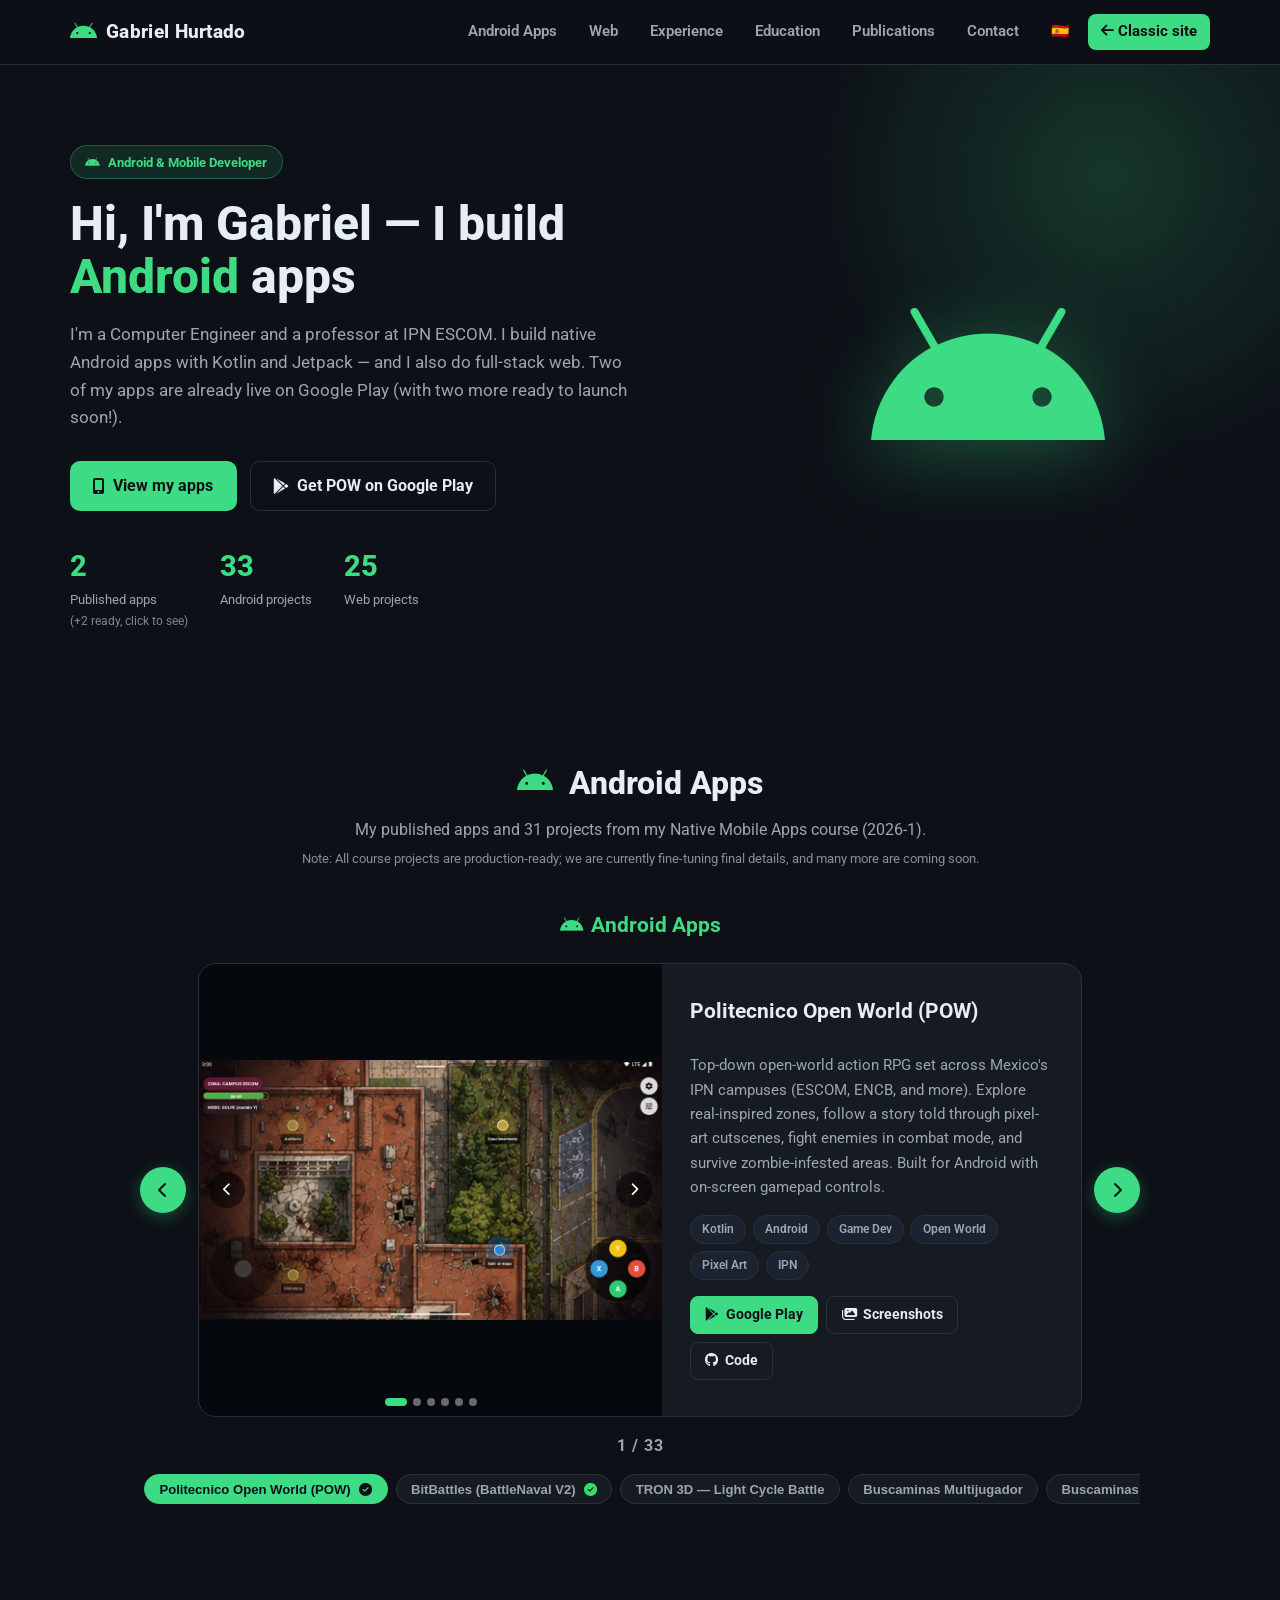
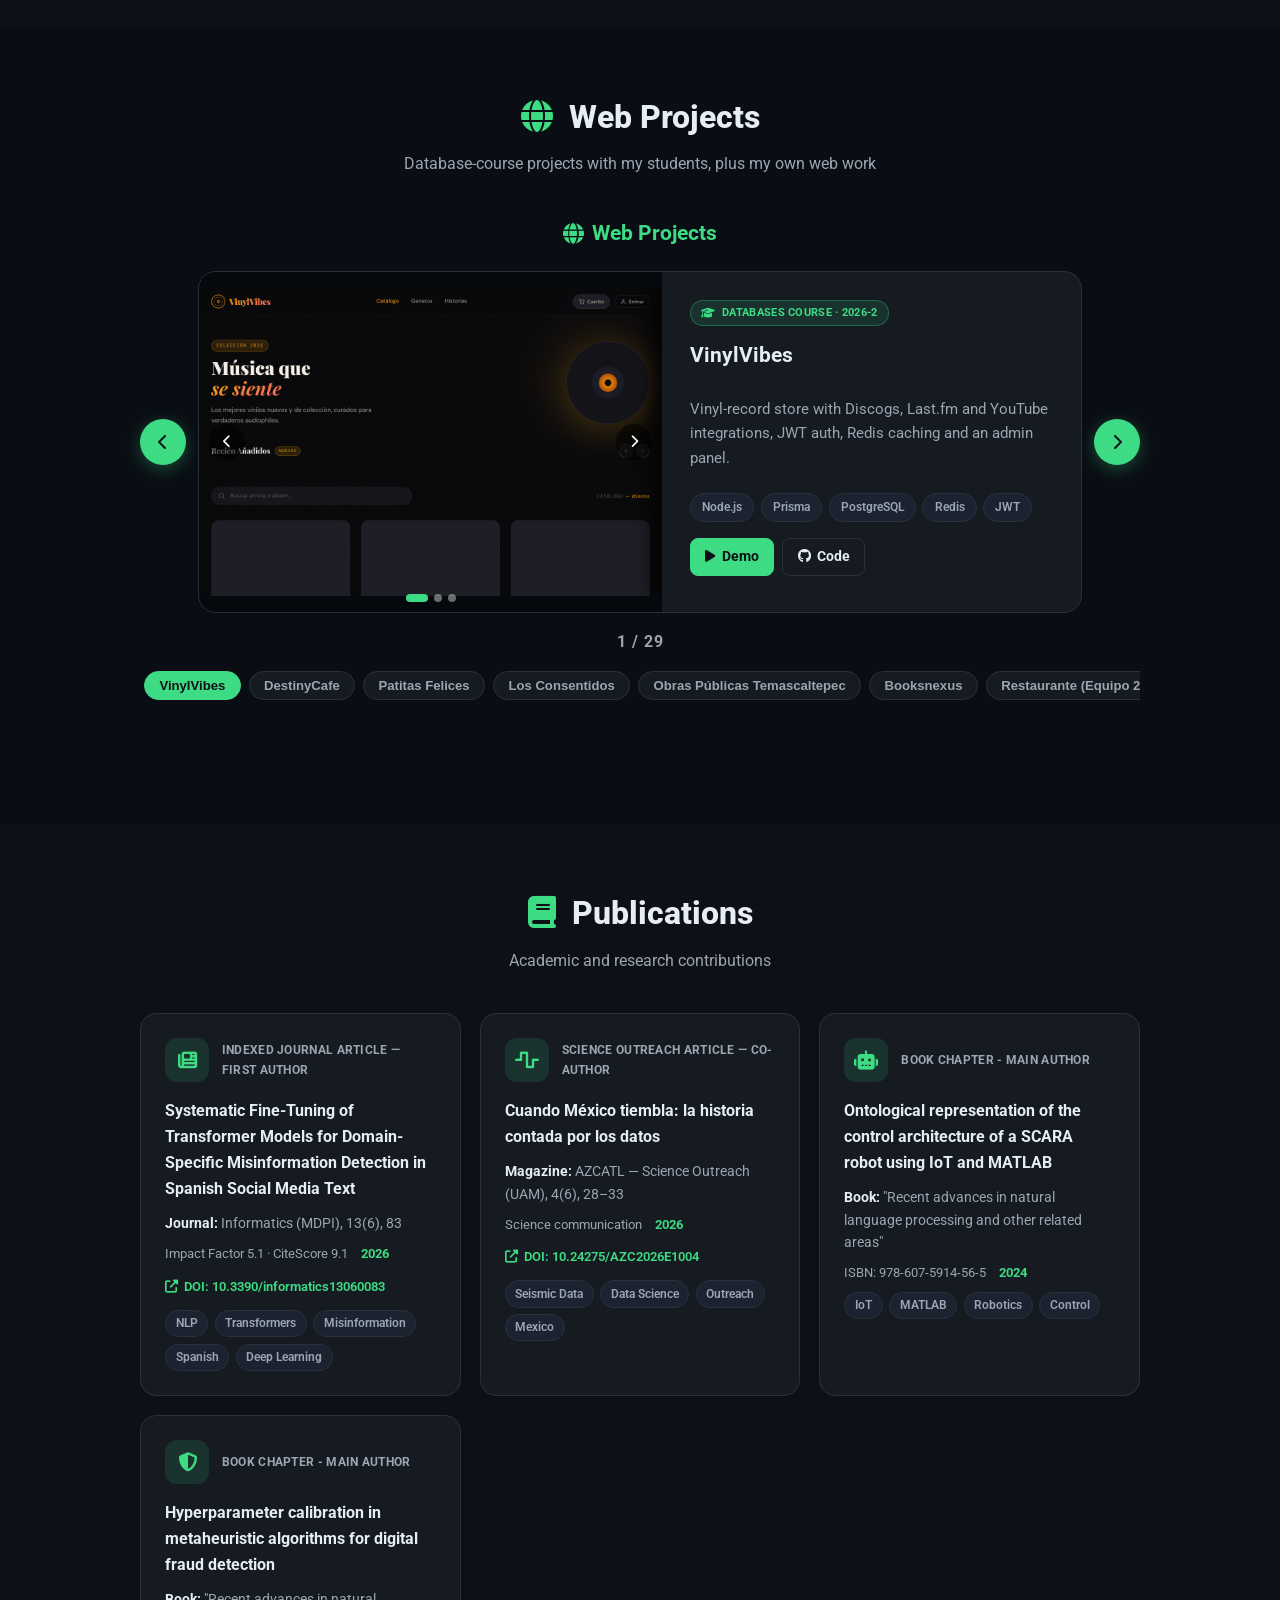
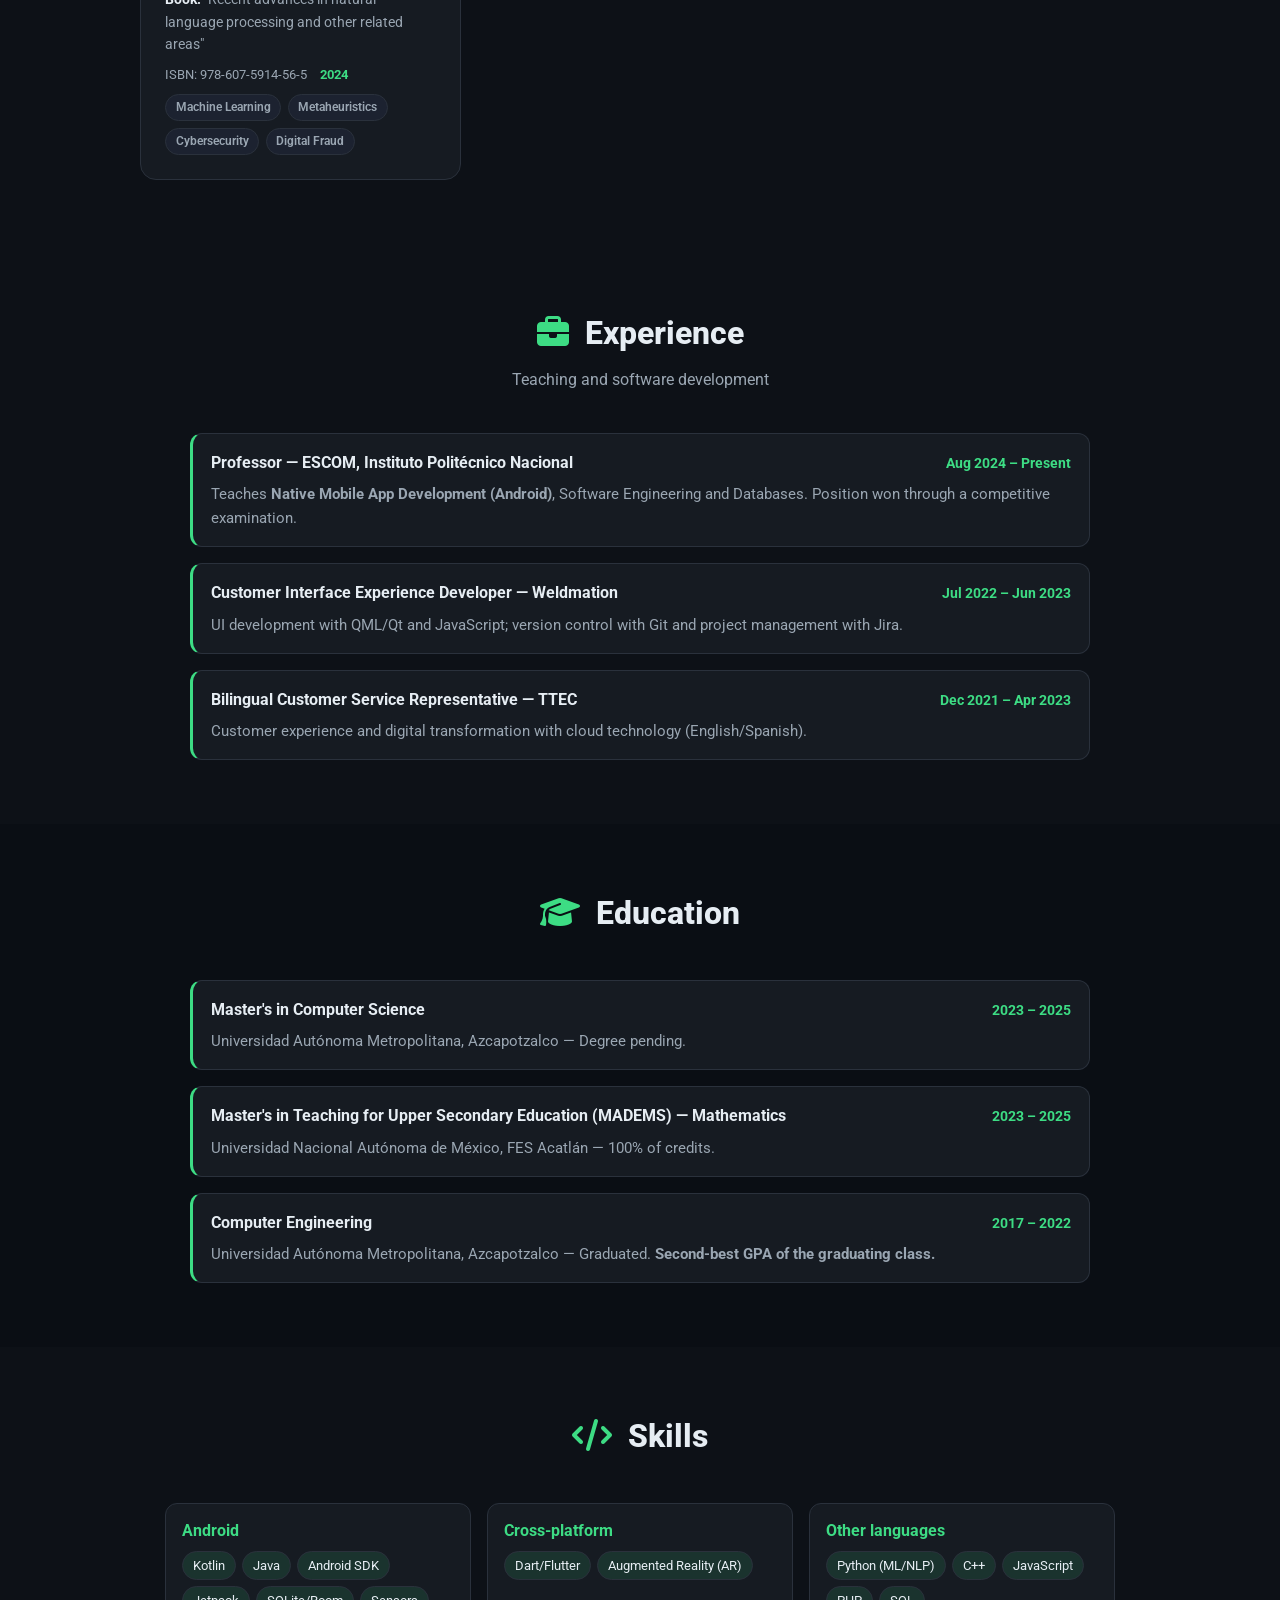
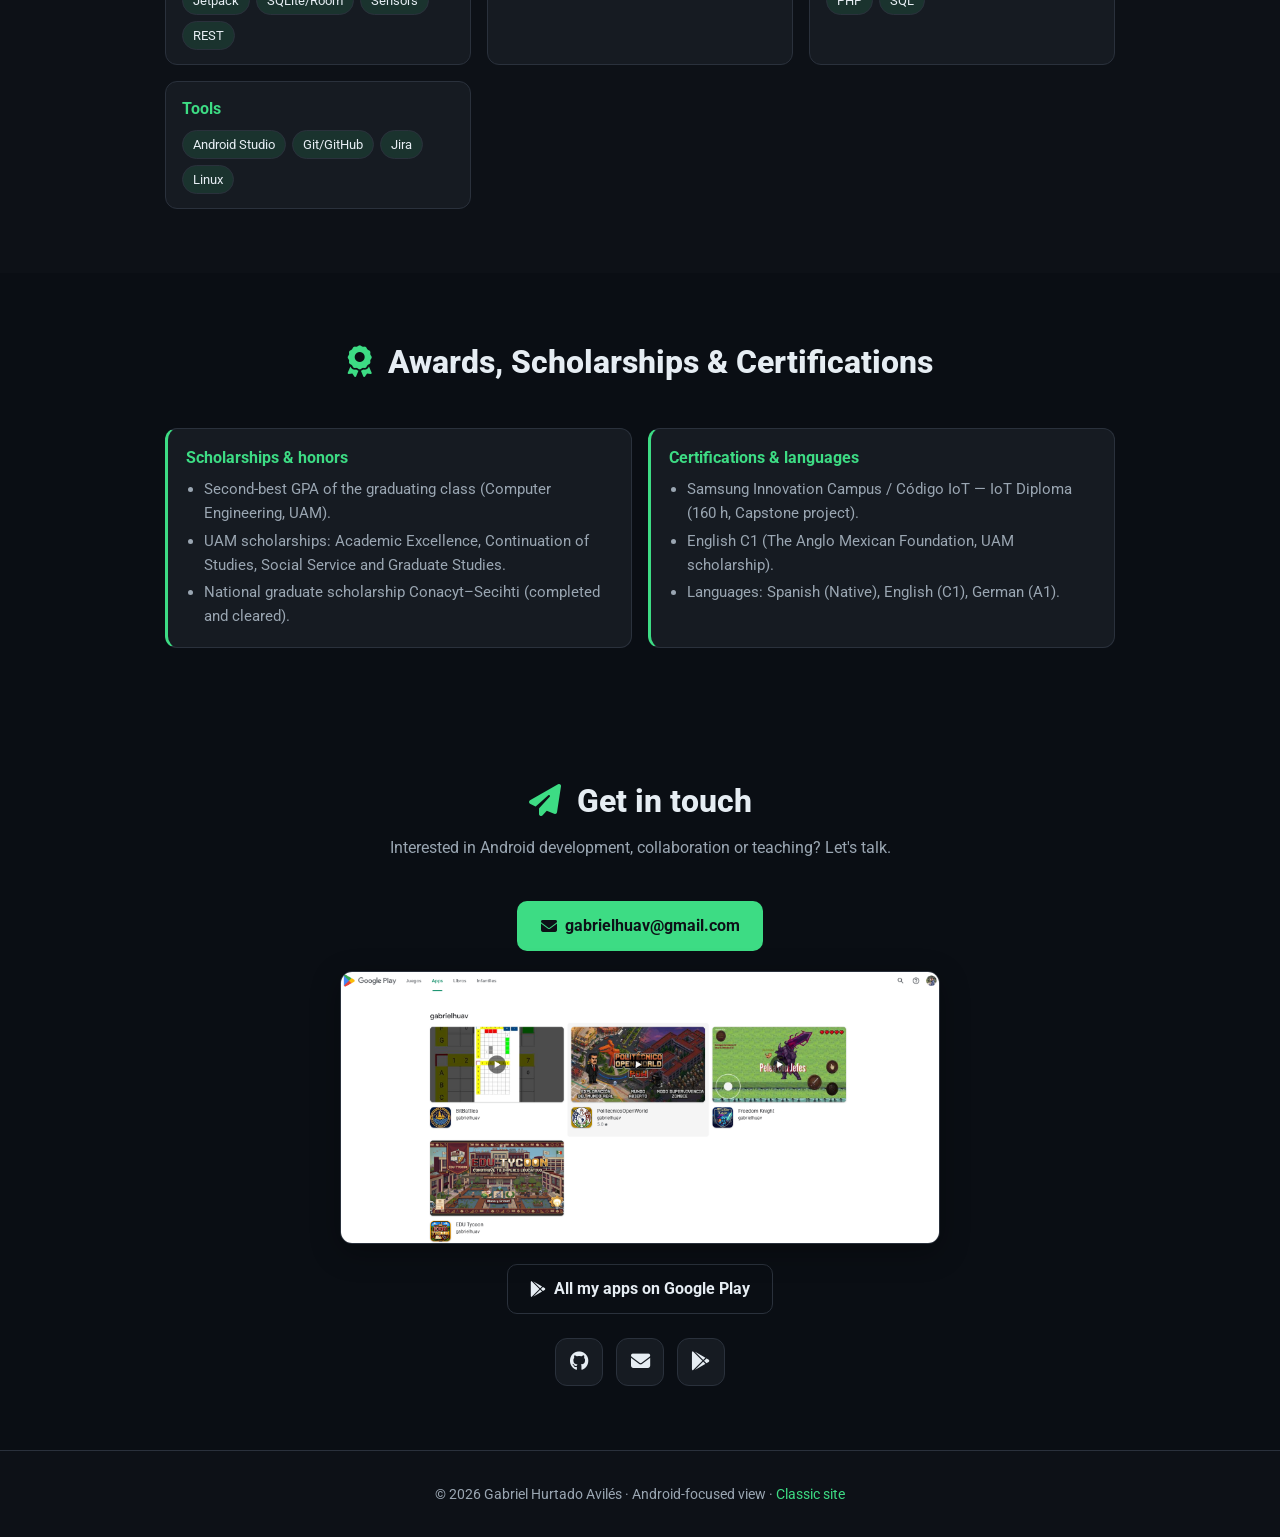
<file: android.html>
<!DOCTYPE html>
<html lang="en">
<head>
    <meta charset="UTF-8">
    <meta name="viewport" content="width=device-width, initial-scale=1.0">
    <title>Gabriel Hurtado · Android Developer</title>
    <meta name="description" content="Gabriel Hurtado Avilés — Android & mobile developer. Native Kotlin apps, published on Google Play.">
    <link rel="preconnect" href="https://fonts.googleapis.com">
    <link rel="preconnect" href="https://fonts.gstatic.com" crossorigin>
    <link href="https://fonts.googleapis.com/css2?family=Roboto:wght@400;500;700;800&display=swap" rel="stylesheet">
    <link rel="stylesheet" href="https://cdnjs.cloudflare.com/ajax/libs/font-awesome/6.4.0/css/all.min.css">
    <link href="https://unpkg.com/aos@2.3.1/dist/aos.css" rel="stylesheet">
    <link rel="stylesheet" href="assets/css/android.css">
</head>
<body>
    <nav class="a-navbar navbar">
        <div class="container">
            <a class="a-brand" href="#top"><i class="fab fa-android"></i> Gabriel Hurtado</a>
            <div class="a-nav">
                <a href="#apps">Android Apps</a>
                <a href="#web">Web</a>
                <a href="#experience">Experience</a>
                <a href="#education">Education</a>
                <a href="#pubs">Publications</a>
                <a href="#contact">Contact</a>
                <a href="android-es.html">🇪🇸</a>
                <a class="a-switch" href="index.html"><i class="fas fa-arrow-left"></i> Classic site</a>
            </div>
        </div>
    </nav>

    <header id="top" class="a-hero">
        <div class="container">
            <div data-aos="fade-right">
                <span class="a-chip"><i class="fab fa-android"></i> Android & Mobile Developer</span>
                <h1 class="a-hero-title">Hi, I'm Gabriel — I build <span class="hl">Android</span> apps</h1>
                <p class="a-hero-sub">I'm a Computer Engineer and a professor at IPN ESCOM. I build native Android apps with Kotlin and Jetpack — and I also do full-stack web. Two of my apps are already live on Google Play (with two more ready to launch soon!).</p>
                <div class="a-hero-btns">
                    <a class="a-btn a-btn-primary" href="#apps"><i class="fas fa-mobile-screen-button"></i> View my apps</a>
                    <a class="a-btn a-btn-ghost" href="https://play.google.com/store/apps/details?id=ovh.gabrielhuav.pow" target="_blank" rel="noopener"><i class="fab fa-google-play"></i> Get POW on Google Play</a>
                </div>
                <div class="a-stats">
                    <a href="#contact" class="a-stat" style="text-decoration: none; color: inherit; cursor: pointer;">
                        <div class="num">2</div>
                        <div class="lbl">Published apps <br><small style="font-size:0.72rem; opacity:0.8; font-weight:normal; display:block; margin-top:2px;">(+2 ready, click to see)</small></div>
                    </a>
                    <div class="a-stat"><div class="num">33</div><div class="lbl">Android projects</div></div>
                    <div class="a-stat"><div class="num">25</div><div class="lbl">Web projects</div></div>
                </div>
            </div>
            <div class="a-hero-art" data-aos="fade-left"><i class="fab fa-android"></i></div>
        </div>
    </header>

    <section id="apps" class="a-section">
        <div class="container">
            <div class="a-section-head" data-aos="fade-up">
                <h2 class="a-section-title"><i class="fab fa-android"></i> Android Apps</h2>
                <p class="a-section-sub">My published apps and 31 projects from my Native Mobile Apps course (2026-1).<br><small style="opacity:0.85; display:block; margin-top:5px;">Note: All course projects are production-ready; we are currently fine-tuning final details, and many more are coming soon.</small></p>
            </div>
                <div class="project-showcase" id="showcase-android">
                    <h3 class="showcase-title"><i class="fab fa-android"></i> Android Apps</h3>
                    <div class="showcase-stage">
                        <button class="sc-arrow sc-prev" type="button" aria-label="prev"><i class="fas fa-chevron-left"></i></button>
                        <div class="showcase-card">
                            <div class="showcase-media">
                                <img class="sc-img" src="" alt="" loading="lazy">
                                <button class="sc-img-arrow sc-img-prev" type="button" aria-label="prev image"><i class="fas fa-chevron-left"></i></button>
                                <button class="sc-img-arrow sc-img-next" type="button" aria-label="next image"><i class="fas fa-chevron-right"></i></button>
                                <div class="sc-dots"></div>
                            </div>
                            <div class="showcase-info">
                                <a class="course-badge sc-badge" href="#" target="_blank" rel="noopener"><i class="fas fa-graduation-cap"></i> <span class="sc-badge-text"></span></a>
                                <h4 class="sc-name"></h4>
                                <p class="sc-desc"></p>
                                <div class="showcase-tech sc-tech"></div>
                                <div class="showcase-links sc-links"></div>
                            </div>
                        </div>
                        <button class="sc-arrow sc-next" type="button" aria-label="next"><i class="fas fa-chevron-right"></i></button>
                    </div>
                    <div class="sc-counter"></div>
                    <div class="sc-pills"></div>
                </div>
        </div>
    </section>

    <section id="web" class="a-section alt">
        <div class="container">
            <div class="a-section-head" data-aos="fade-up">
                <h2 class="a-section-title"><i class="fas fa-globe"></i> Web Projects</h2>
                <p class="a-section-sub">Database-course projects with my students, plus my own web work</p>
            </div>
                <div class="project-showcase" id="showcase-web">
                    <h3 class="showcase-title"><i class="fas fa-globe"></i> Web Projects</h3>
                    <div class="showcase-stage">
                        <button class="sc-arrow sc-prev" type="button" aria-label="prev"><i class="fas fa-chevron-left"></i></button>
                        <div class="showcase-card">
                            <div class="showcase-media">
                                <img class="sc-img" src="" alt="" loading="lazy">
                                <button class="sc-img-arrow sc-img-prev" type="button" aria-label="prev image"><i class="fas fa-chevron-left"></i></button>
                                <button class="sc-img-arrow sc-img-next" type="button" aria-label="next image"><i class="fas fa-chevron-right"></i></button>
                                <div class="sc-dots"></div>
                            </div>
                            <div class="showcase-info">
                                <a class="course-badge sc-badge" href="#" target="_blank" rel="noopener"><i class="fas fa-graduation-cap"></i> <span class="sc-badge-text"></span></a>
                                <h4 class="sc-name"></h4>
                                <p class="sc-desc"></p>
                                <div class="showcase-tech sc-tech"></div>
                                <div class="showcase-links sc-links"></div>
                            </div>
                        </div>
                        <button class="sc-arrow sc-next" type="button" aria-label="next"><i class="fas fa-chevron-right"></i></button>
                    </div>
                    <div class="sc-counter"></div>
                    <div class="sc-pills"></div>
                </div>
        </div>
    </section>

    <section id="pubs" class="a-section">
        <div class="container">
            <div class="a-section-head" data-aos="fade-up">
                <h2 class="a-section-title"><i class="fas fa-book"></i> Publications</h2>
                <p class="a-section-sub">Academic and research contributions</p>
            </div>
            <div class="pub-grid">
                    <div class="publication-card">
<div class="pub-header">
<div class="pub-icon">
<i class="fas fa-newspaper"></i>
</div>
<div class="pub-type">Indexed Journal Article — First Author</div>
</div>
<div class="pub-content">
<h5>Systematic Fine-Tuning of Transformer Models for Domain-Specific Misinformation Detection in Spanish Social Media Text</h5>
<p class="pub-book">
<strong>Journal:</strong> Informatics (MDPI), 13(6), 83
                            </p>
<div class="pub-details">
<span class="pub-isbn">Impact Factor 5.1 · CiteScore 9.1</span>
<span class="pub-year">2026</span>
</div>
<a class="pub-doi" href="https://doi.org/10.3390/informatics13060083" rel="noopener" target="_blank"><i class="fas fa-up-right-from-square"></i> DOI: 10.3390/informatics13060083</a>
<div class="pub-tags">
<span class="tag">NLP</span>
<span class="tag">Transformers</span>
<span class="tag">Misinformation</span>
<span class="tag">Spanish</span>
<span class="tag">Deep Learning</span>
</div>
</div>
</div>
                    <div class="publication-card">
<div class="pub-header">
<div class="pub-icon">
<i class="fas fa-wave-square"></i>
</div>
<div class="pub-type">Science Outreach Article — Co-author</div>
</div>
<div class="pub-content">
<h5>Cuando México tiembla: la historia contada por los datos</h5>
<p class="pub-book">
<strong>Magazine:</strong> AZCATL — Science Outreach (UAM), 4(6), 28–33
                            </p>
<div class="pub-details">
<span class="pub-isbn">Science communication</span>
<span class="pub-year">2026</span>
</div>
<a class="pub-doi" href="https://doi.org/10.24275/AZC2026E1004" rel="noopener" target="_blank"><i class="fas fa-up-right-from-square"></i> DOI: 10.24275/AZC2026E1004</a>
<div class="pub-tags">
<span class="tag">Seismic Data</span>
<span class="tag">Data Science</span>
<span class="tag">Outreach</span>
<span class="tag">Mexico</span>
</div>
</div>
</div>
                    <div class="publication-card">
<div class="pub-header">
<div class="pub-icon">
<i class="fas fa-robot"></i>
</div>
<div class="pub-type">Book Chapter - Main Author</div>
</div>
<div class="pub-content">
<h5>Ontological representation of the control architecture of a SCARA robot using IoT and MATLAB</h5>
<p class="pub-book">
<strong>Book:</strong> "Recent advances in natural language processing and other related areas"
                            </p>
<div class="pub-details">
<span class="pub-isbn">ISBN: 978-607-5914-56-5</span>
<span class="pub-year">2024</span>
</div>
<div class="pub-tags">
<span class="tag">IoT</span>
<span class="tag">MATLAB</span>
<span class="tag">Robotics</span>
<span class="tag">Control</span>
</div>
</div>
</div>
                    <div class="publication-card">
<div class="pub-header">
<div class="pub-icon">
<i class="fas fa-shield-alt"></i>
</div>
<div class="pub-type">Book Chapter - Main Author</div>
</div>
<div class="pub-content">
<h5>Hyperparameter calibration in metaheuristic algorithms for digital fraud detection</h5>
<p class="pub-book">
<strong>Book:</strong> "Recent advances in natural language processing and other related areas"
                            </p>
<div class="pub-details">
<span class="pub-isbn">ISBN: 978-607-5914-56-5</span>
<span class="pub-year">2024</span>
</div>
<div class="pub-tags">
<span class="tag">Machine Learning</span>
<span class="tag">Metaheuristics</span>
<span class="tag">Cybersecurity</span>
<span class="tag">Digital Fraud</span>
</div>
</div>
</div>
            </div>
        </div>
    </section>

    <style>
      .cv-list{display:flex;flex-direction:column;gap:16px;max-width:900px;margin:0 auto}
      .cv-item{background:var(--a-surface);border:1px solid var(--a-border);border-left:3px solid var(--a-green);border-radius:12px;padding:16px 18px}
      .cv-row{display:flex;justify-content:space-between;align-items:baseline;gap:12px;flex-wrap:wrap}
      .cv-item h4{margin:0;color:var(--a-text);font-size:1.02rem}
      .cv-date{color:var(--a-green);font-weight:700;font-size:.85rem;white-space:nowrap}
      .cv-item p{margin:.4rem 0 0;color:var(--a-muted);font-size:.94rem}
      .cv-item ul{margin:.4rem 0 0;padding-left:1.1rem;color:var(--a-muted);font-size:.94rem}
      .cv-item li{margin:.2rem 0}
      .cv-skills,.cv-cols{display:grid;grid-template-columns:repeat(auto-fit,minmax(260px,1fr));gap:16px;max-width:950px;margin:0 auto}
      .cv-skill{background:var(--a-surface);border:1px solid var(--a-border);border-radius:12px;padding:14px 16px}
      .cv-skill h4{margin:0 0 8px;color:var(--a-green)}
      .cv-chips{display:flex;flex-wrap:wrap;gap:6px}
      .cv-chips span{background:rgba(61,220,132,.12);color:var(--a-text);border:1px solid var(--a-border);border-radius:999px;padding:3px 10px;font-size:.82rem}
    </style>

    <section id="experience" class="a-section">
        <div class="container">
            <div class="a-section-head" data-aos="fade-up">
                <h2 class="a-section-title"><i class="fas fa-briefcase"></i> Experience</h2>
                <p class="a-section-sub">Teaching and software development</p>
            </div>
            <div class="cv-list">
                <div class="cv-item"><div class="cv-row"><h4>Professor — ESCOM, Instituto Politécnico Nacional</h4><span class="cv-date">Aug 2024 – Present</span></div><p>Teaches <strong>Native Mobile App Development (Android)</strong>, Software Engineering and Databases. Position won through a competitive examination.</p></div>
                <div class="cv-item"><div class="cv-row"><h4>Customer Interface Experience Developer — Weldmation</h4><span class="cv-date">Jul 2022 – Jun 2023</span></div><p>UI development with QML/Qt and JavaScript; version control with Git and project management with Jira.</p></div>
                <div class="cv-item"><div class="cv-row"><h4>Bilingual Customer Service Representative — TTEC</h4><span class="cv-date">Dec 2021 – Apr 2023</span></div><p>Customer experience and digital transformation with cloud technology (English/Spanish).</p></div>
            </div>
        </div>
    </section>

    <section id="education" class="a-section alt">
        <div class="container">
            <div class="a-section-head" data-aos="fade-up">
                <h2 class="a-section-title"><i class="fas fa-graduation-cap"></i> Education</h2>
            </div>
            <div class="cv-list">
                <div class="cv-item"><div class="cv-row"><h4>Master's in Computer Science</h4><span class="cv-date">2023 – 2025</span></div><p>Universidad Autónoma Metropolitana, Azcapotzalco — Degree pending.</p></div>
                <div class="cv-item"><div class="cv-row"><h4>Master's in Teaching for Upper Secondary Education (MADEMS) — Mathematics</h4><span class="cv-date">2023 – 2025</span></div><p>Universidad Nacional Autónoma de México, FES Acatlán — 100% of credits.</p></div>
                <div class="cv-item"><div class="cv-row"><h4>Computer Engineering</h4><span class="cv-date">2017 – 2022</span></div><p>Universidad Autónoma Metropolitana, Azcapotzalco — Graduated. <strong>Second-best GPA of the graduating class.</strong></p></div>
            </div>
        </div>
    </section>

    <section id="skills" class="a-section">
        <div class="container">
            <div class="a-section-head" data-aos="fade-up">
                <h2 class="a-section-title"><i class="fas fa-code"></i> Skills</h2>
            </div>
            <div class="cv-skills">
                <div class="cv-skill"><h4>Android</h4><div class="cv-chips"><span>Kotlin</span><span>Java</span><span>Android SDK</span><span>Jetpack</span><span>SQLite/Room</span><span>Sensors</span><span>REST</span></div></div>
                <div class="cv-skill"><h4>Cross-platform</h4><div class="cv-chips"><span>Dart/Flutter</span><span>Augmented Reality (AR)</span></div></div>
                <div class="cv-skill"><h4>Other languages</h4><div class="cv-chips"><span>Python (ML/NLP)</span><span>C++</span><span>JavaScript</span><span>PHP</span><span>SQL</span></div></div>
                <div class="cv-skill"><h4>Tools</h4><div class="cv-chips"><span>Android Studio</span><span>Git/GitHub</span><span>Jira</span><span>Linux</span></div></div>
            </div>
        </div>
    </section>

    <section id="extra" class="a-section alt">
        <div class="container">
            <div class="a-section-head" data-aos="fade-up">
                <h2 class="a-section-title"><i class="fas fa-award"></i> Awards, Scholarships &amp; Certifications</h2>
            </div>
            <div class="cv-cols">
                <div class="cv-item"><h4 style="color:var(--a-green);margin:0 0 6px">Scholarships &amp; honors</h4><ul><li>Second-best GPA of the graduating class (Computer Engineering, UAM).</li><li>UAM scholarships: Academic Excellence, Continuation of Studies, Social Service and Graduate Studies.</li><li>National graduate scholarship Conacyt–Secihti (completed and cleared).</li></ul></div>
                <div class="cv-item"><h4 style="color:var(--a-green);margin:0 0 6px">Certifications &amp; languages</h4><ul><li>Samsung Innovation Campus / Código IoT — IoT Diploma (160 h, Capstone project).</li><li>English C1 (The Anglo Mexican Foundation, UAM scholarship).</li><li>Languages: Spanish (Native), English (C1), German (A1).</li></ul></div>
            </div>
        </div>
    </section>

    <section id="contact" class="a-section alt a-contact">
        <div class="container">
            <div class="a-section-head" data-aos="fade-up">
                <h2 class="a-section-title"><i class="fas fa-paper-plane"></i> Get in touch</h2>
                <p class="a-section-sub">Interested in Android development, collaboration or teaching? Let's talk.</p>
            </div>
            <a class="a-btn a-btn-primary" href="mailto:gabrielhuav@gmail.com"><i class="fas fa-envelope"></i> gabrielhuav@gmail.com</a>
            <div class="developer-profile-preview" data-aos="fade-up" style="margin: 20px auto; max-width: 600px; border-radius: 12px; overflow: hidden; border: 1px solid var(--a-border); box-shadow: 0 8px 30px rgba(0,0,0,0.3);">
                <img src="assets/images/PLAYDEVELOPER.png" alt="Google Play Developer Profile" style="width: 100%; display: block;">
            </div>
            <a class="a-btn a-btn-ghost" href="https://play.google.com/store/apps/developer?id=gabrielhuav" target="_blank" rel="noopener"><i class="fab fa-google-play"></i> All my apps on Google Play</a>
            <div class="a-social">
                <a href="https://github.com/gabrielhuav" target="_blank" rel="noopener" aria-label="GitHub"><i class="fab fa-github"></i></a>
                <a href="mailto:gabrielhuav@gmail.com" aria-label="Email"><i class="fas fa-envelope"></i></a>
                <a href="https://play.google.com/store/apps/developer?id=gabrielhuav" target="_blank" rel="noopener" aria-label="Google Play (developer profile)"><i class="fab fa-google-play"></i></a>
            </div>
        </div>
    </section>

    <footer class="a-footer">
        <div class="container">
            &copy; 2026 Gabriel Hurtado Avilés · Android-focused view · <a href="index.html">Classic site</a>
        </div>
    </footer>

    <script>
    window.PROJECT_DATA = {"android": [{"name": "Politecnico Open World (POW)", "desc": "Top-down open-world action RPG set across Mexico's IPN campuses (ESCOM, ENCB, and more). Explore real-inspired zones, follow a story told through pixel-art cutscenes, fight enemies in combat mode, and survive zombie-infested areas. Built for Android with on-screen gamepad controls.", "category": "android", "tech": ["Kotlin", "Android", "Game Dev", "Open World", "Pixel Art", "IPN"], "images": ["assets/images/projects/pow_pow6.png", "assets/images/projects/pow_pow1.png", "assets/images/projects/pow_pow2.png", "assets/images/projects/pow_pow3.png", "assets/images/projects/pow_pow4.png", "assets/images/projects/pow_pow5.png"], "badge": false, "badgeUrl": "", "links": [{"label": "Google Play", "url": "https://play.google.com/store/apps/details?id=ovh.gabrielhuav.pow", "icon": "fab fa-google-play"}, {"label": "Screenshots", "url": "https://github.com/gabrielhuav/PolitecnicoOpenWorld", "icon": "fas fa-images"}, {"label": "Code", "url": "https://github.com/gabrielhuav/PolitecnicoOpenWorld", "icon": "fab fa-github"}]}, {"name": "BitBattles (BattleNaval V2)", "desc": "Educational Android app combining classic Battleship gameplay with computer science concepts. Teaches binary systems, ASCII code, and storage units through interactive tutorials and games. Features single-player AI and Bluetooth multiplayer modes. Developed for UNAM's MADEMS program.", "category": "android", "tech": ["Kotlin", "Android", "Bluetooth", "Educational", "Game Dev", "Binary", "ASCII"], "images": ["assets/images/projects/bitbattles_bitbattles1.png", "assets/images/projects/bitbattles_bitbattles2.png", "assets/images/projects/bitbattles_bitbattles3.png", "assets/images/projects/bitbattles_bitbattles4.png", "assets/images/projects/bitbattles_bitbattles5.png", "assets/images/projects/bitbattles_bitbattles6.png", "assets/images/projects/bitbattles_bitbattles7.png"], "badge": false, "badgeUrl": "", "links": [{"label": "Google Play", "url": "https://play.google.com/store/apps/details?id=ovh.gabrielhuav.battlenaval_v2", "icon": "fab fa-google-play"}, {"label": "Screenshots", "url": "https://github.com/gabrielhuav/BattleNaval_V2/tree/main/screenshots", "icon": "fas fa-images"}, {"label": "Code", "url": "https://github.com/gabrielhuav/BattleNaval_V2", "icon": "fab fa-github"}]}, {"name": "TRON 3D — Light Cycle Battle", "desc": "Tron-style light-cycle battle game where neon trails become lethal walls, with real-time Bluetooth multiplayer.", "category": "android", "tech": ["Kotlin", "LibGDX", "OpenGL ES", "Bluetooth"], "images": ["https://github.com/user-attachments/assets/55153e3e-00cd-4e39-828a-f28eefd3758a", "https://github.com/user-attachments/assets/8d87b7cc-f56f-4cdb-9a30-af94b9842510", "https://github.com/user-attachments/assets/eb533c9e-35f5-4cb0-ad47-6c98be981945"], "badge": true, "badgeUrl": "https://github.com/gabrielhuav/MobileApp-Coursework-2026-1", "badgeText": "Native Mobile Apps Course · 2026-1", "badgeTitle": "Project developed in my Native Mobile App Development course, semester 2026-1. Click for the course repository.", "links": [{"label": "Code", "url": "https://github.com/said153/Juego_LibGDX", "icon": "fab fa-github"}]}, {"name": "Buscaminas Multijugador", "desc": "Two-player Minesweeper built with Jetpack Compose and MVVM, local and Bluetooth modes, stats and saved games.", "category": "android", "tech": ["Kotlin", "Jetpack Compose", "MVVM", "Bluetooth"], "images": ["https://raw.githubusercontent.com/GarciaGarciaAramJesua/Android/main/screenshotsGGAJ/Buscaminas/Buscaminas7.jpeg", "https://raw.githubusercontent.com/GarciaGarciaAramJesua/Android/main/screenshotsGGAJ/Buscaminas/Buscaminas1.jpeg", "https://raw.githubusercontent.com/GarciaGarciaAramJesua/Android/main/screenshotsGGAJ/Buscaminas/Buscaminas2.jpeg", "https://raw.githubusercontent.com/GarciaGarciaAramJesua/Android/main/screenshotsGGAJ/Buscaminas/Buscaminas3.jpeg"], "badge": true, "badgeUrl": "https://github.com/gabrielhuav/MobileApp-Coursework-2026-1", "badgeText": "Native Mobile Apps Course · 2026-1", "badgeTitle": "Project developed in my Native Mobile App Development course, semester 2026-1. Click for the course repository.", "links": [{"label": "Code", "url": "https://github.com/PabloGranados/Juego2P", "icon": "fab fa-github"}]}, {"name": "Buscaminas Multijugador (v2)", "desc": "Local multiplayer Minesweeper variant with custom rules, time limit, autosave and dark mode.", "category": "android", "tech": ["Kotlin", "Jetpack Compose", "Android SDK"], "images": ["https://github.com/user-attachments/assets/d2c719c5-0011-4aea-b42c-fd708bc2a914", "https://github.com/user-attachments/assets/75de9504-3b0a-4c3f-a721-d41468eda1c7", "https://github.com/user-attachments/assets/9aa01ecb-4fe7-46bd-8d29-862cd8846656", "https://github.com/user-attachments/assets/ad89fcd6-f9d6-4273-87fb-57bc08eff068"], "badge": true, "badgeUrl": "https://github.com/gabrielhuav/MobileApp-Coursework-2026-1", "badgeText": "Native Mobile Apps Course · 2026-1", "badgeTitle": "Project developed in my Native Mobile App Development course, semester 2026-1. Click for the course repository.", "links": [{"label": "Code", "url": "https://github.com/cris8pm/DAMN-7CV2", "icon": "fab fa-github"}]}, {"name": "NutriScan AI", "desc": "AI food identifier classifying 62 fruit and vegetable categories with deep learning, running 100% offline on Android.", "category": "android", "tech": ["Python", "TensorFlow", "EfficientNet", "TF Lite"], "images": ["https://github.com/user-attachments/assets/fb995131-4ea8-4112-9aa9-f1d51828eb04", "https://github.com/user-attachments/assets/ee2cb4d2-408a-4fa8-9498-e786dce4418c", "https://github.com/user-attachments/assets/096b9b37-4325-4e9b-a8b3-4ccb48885ca4"], "badge": true, "badgeUrl": "https://github.com/gabrielhuav/MobileApp-Coursework-2026-1", "badgeText": "Native Mobile Apps Course · 2026-1", "badgeTitle": "Project developed in my Native Mobile App Development course, semester 2026-1. Click for the course repository.", "links": [{"label": "Code", "url": "https://github.com/KevinDz11/Identificador-de-frutas-con-ML", "icon": "fab fa-github"}, {"label": "Tutorial", "url": "https://youtu.be/5GjMJrkjf7g", "icon": "fab fa-youtube"}, {"label": "Slides", "url": "https://www.canva.com/design/DAG9lyLCIic/1rKlR4YnadxxEYtAmHNE2g/edit", "icon": "fas fa-file-lines"}]}, {"name": "Chess Multiplayer", "desc": "Lightweight Android chess with touch UI, searchable match history and performance stats.", "category": "android", "tech": ["Kotlin", "Android SDK", "Material Design", "SQLite"], "images": ["https://raw.githubusercontent.com/IrminDev/Chess-Mobile/refs/heads/master/assets/main.jpg", "https://raw.githubusercontent.com/IrminDev/Chess-Mobile/refs/heads/master/assets/match.jpg", "https://raw.githubusercontent.com/IrminDev/Chess-Mobile/refs/heads/master/assets/checkmate.jpg", "https://raw.githubusercontent.com/IrminDev/Chess-Mobile/refs/heads/master/assets/statistics.jpg"], "badge": true, "badgeUrl": "https://github.com/gabrielhuav/MobileApp-Coursework-2026-1", "badgeText": "Native Mobile Apps Course · 2026-1", "badgeTitle": "Project developed in my Native Mobile App Development course, semester 2026-1. Click for the course repository.", "links": [{"label": "Code", "url": "https://github.com/IrminDev/Chess-Mobile", "icon": "fab fa-github"}]}, {"name": "ShareCrypt", "desc": "App to share files and secrets securely via end-to-end encryption with transfer verification.", "category": "android", "tech": ["Kotlin", "Cryptography", "Bluetooth", "WiFi Direct"], "images": ["https://raw.githubusercontent.com/IrminDev/ShareCrypt/refs/heads/main/assets/menu.jpg", "https://raw.githubusercontent.com/IrminDev/ShareCrypt/refs/heads/main/assets/files.jpg", "https://raw.githubusercontent.com/IrminDev/ShareCrypt/refs/heads/main/assets/secrets.jpg", "https://raw.githubusercontent.com/IrminDev/ShareCrypt/refs/heads/main/assets/key_man.jpg"], "badge": true, "badgeUrl": "https://github.com/gabrielhuav/MobileApp-Coursework-2026-1", "badgeText": "Native Mobile Apps Course · 2026-1", "badgeTitle": "Project developed in my Native Mobile App Development course, semester 2026-1. Click for the course repository.", "links": [{"label": "Code", "url": "https://github.com/IrminDev/ShareCrypt", "icon": "fab fa-github"}]}, {"name": "Explorador de Archivos", "desc": "File manager with internal/external storage navigation, CRUD operations and IPN/ESCOM themes.", "category": "android", "tech": ["Kotlin", "Material Design 3"], "images": ["https://github.com/user-attachments/assets/14f39f28-8a89-4cc7-a06e-944baecd2960", "https://github.com/user-attachments/assets/07833bde-68c2-439b-a2b8-d0c0fe5da5a3", "https://github.com/user-attachments/assets/4811e457-995d-48f4-82a1-b374fab71c4e", "https://github.com/user-attachments/assets/0fa78a21-718d-4e5d-addb-7590c9cac8f3"], "badge": true, "badgeUrl": "https://github.com/gabrielhuav/MobileApp-Coursework-2026-1", "badgeText": "Native Mobile Apps Course · 2026-1", "badgeTitle": "Project developed in my Native Mobile App Development course, semester 2026-1. Click for the course repository.", "links": [{"label": "Code", "url": "https://github.com/DiFlyy/Practica_3", "icon": "fab fa-github"}]}, {"name": "Explorador de Archivos (v2)", "desc": "Storage manager with directory navigation, Storage Access Framework and an optimized RecyclerView.", "category": "android", "tech": ["Kotlin", "Coroutines", "SAF", "RecyclerView"], "images": ["https://github.com/user-attachments/assets/0411c58f-e223-42d4-87e2-115519bbe137", "https://github.com/user-attachments/assets/aaf74c4e-2f12-4fc4-91e0-96522c3ed815", "https://github.com/user-attachments/assets/c8c37aa3-3aa5-435a-855b-c7e146f2ecf9"], "badge": true, "badgeUrl": "https://github.com/gabrielhuav/MobileApp-Coursework-2026-1", "badgeText": "Native Mobile Apps Course · 2026-1", "badgeTitle": "Project developed in my Native Mobile App Development course, semester 2026-1. Click for the course repository.", "links": [{"label": "Code", "url": "https://github.com/TonyRV8/Pr-ctica-3-Aplicaciones-nativas", "icon": "fab fa-github"}]}, {"name": "Memorama Colorido", "desc": "Memory game with solo, local versus and Bluetooth modes, with particle effects in LibGDX.", "category": "android", "tech": ["Kotlin", "LibGDX", "OpenGL ES", "Bluetooth"], "images": ["https://github.com/user-attachments/assets/7248e79d-bfe1-4889-b6c8-f180cba9e4ca", "https://github.com/user-attachments/assets/b223774d-0ca3-464f-8df1-e52e70c0019a"], "badge": true, "badgeUrl": "https://github.com/gabrielhuav/MobileApp-Coursework-2026-1", "badgeText": "Native Mobile Apps Course · 2026-1", "badgeTitle": "Project developed in my Native Mobile App Development course, semester 2026-1. Click for the course repository.", "links": [{"label": "Code", "url": "https://github.com/Gabriel024226/juegopara2jugadoresgratis", "icon": "fab fa-github"}]}, {"name": "Memorama (Local / IA / Bluetooth)", "desc": "Memory game with local, vs AI and Bluetooth modes, plus saved-match replays stored in XML.", "category": "android", "tech": ["Kotlin", "Jetpack Compose", "Material 3", "Bluetooth"], "images": ["https://github.com/SoyLeth/Desarrollo_de_aplicaciones_moviles_nativas/blob/master/Juego%20Memorama/images/img1.jpg?raw=true", "https://github.com/SoyLeth/Desarrollo_de_aplicaciones_moviles_nativas/raw/master/Juego%20Memorama/images/img2.jpg", "https://github.com/SoyLeth/Desarrollo_de_aplicaciones_moviles_nativas/raw/master/Juego%20Memorama/images/img5.jpg", "https://github.com/SoyLeth/Desarrollo_de_aplicaciones_moviles_nativas/raw/master/Juego%20Memorama/images/img6.jpg"], "badge": true, "badgeUrl": "https://github.com/gabrielhuav/MobileApp-Coursework-2026-1", "badgeText": "Native Mobile Apps Course · 2026-1", "badgeTitle": "Project developed in my Native Mobile App Development course, semester 2026-1. Click for the course repository.", "links": [{"label": "Code", "url": "https://github.com/SoyLeth/Desarrollo_de_aplicaciones_moviles_nativas", "icon": "fab fa-github"}]}, {"name": "Conecta 4", "desc": "Connect 4 with local, vs AI and Bluetooth multiplayer modes, plus match history.", "category": "android", "tech": ["Kotlin", "Android SDK", "Bluetooth"], "images": ["https://github.com/user-attachments/assets/0b08ae78-b96b-46a4-bbde-f8882aaeda59", "https://github.com/user-attachments/assets/fe4f2ec6-978b-4110-a59f-3a9dfcfa93cf", "https://github.com/user-attachments/assets/c44fe8d6-7f86-4b64-ae00-d1b1bb74387a", "https://github.com/user-attachments/assets/5d2e7c5c-3118-46d9-b082-6ec5fd46ceba"], "badge": true, "badgeUrl": "https://github.com/gabrielhuav/MobileApp-Coursework-2026-1", "badgeText": "Native Mobile Apps Course · 2026-1", "badgeTitle": "Project developed in my Native Mobile App Development course, semester 2026-1. Click for the course repository.", "links": [{"label": "Code", "url": "https://github.com/RuloMtz93/Raul_Martinez_Moviles_7CV2-2025", "icon": "fab fa-github"}]}, {"name": "Blackjack (21)", "desc": "Classic Blackjack for two players vs the house, Bluetooth multiplayer and match history.", "category": "android", "tech": ["Kotlin", "Bluetooth"], "images": ["https://github.com/user-attachments/assets/066090a5-69e5-4c8f-b8e1-6aa04ff91c83", "https://github.com/user-attachments/assets/9b348486-b3f8-4883-b5f2-a59b8fcfa4b2", "https://github.com/user-attachments/assets/77e6e80e-4637-4490-bd94-2170a476263c", "https://github.com/user-attachments/assets/25b9673e-bee8-4ebd-8182-ba21076247b7"], "badge": true, "badgeUrl": "https://github.com/gabrielhuav/MobileApp-Coursework-2026-1", "badgeText": "Native Mobile Apps Course · 2026-1", "badgeTitle": "Project developed in my Native Mobile App Development course, semester 2026-1. Click for the course repository.", "links": [{"label": "Code", "url": "https://github.com/Brandonttt/Juego", "icon": "fab fa-github"}]}, {"name": "Tiro al Blanco", "desc": "Local multiplayer game where two players shoot marbles at a target, controlling aim and power by touch.", "category": "android", "tech": ["Kotlin", "Touch", "JSON"], "images": ["https://github.com/user-attachments/assets/93a6597d-c718-4f0c-b072-7773f6b8f8d6", "https://github.com/user-attachments/assets/e502eb10-9c6d-4fa3-a015-b67bf42dc09c", "https://github.com/user-attachments/assets/01bfd00e-d43b-4df3-a2a3-139b7d76a51d"], "badge": true, "badgeUrl": "https://github.com/gabrielhuav/MobileApp-Coursework-2026-1", "badgeText": "Native Mobile Apps Course · 2026-1", "badgeTitle": "Project developed in my Native Mobile App Development course, semester 2026-1. Click for the course repository.", "links": [{"label": "Code", "url": "https://github.com/JaredFs123456/Multijugador", "icon": "fab fa-github"}]}, {"name": "Pokédex Flutter", "desc": "Full Flutter Pokédex consuming PokeAPI, with Firebase auth, persistent favorites and local notifications.", "category": "android", "tech": ["Flutter", "Dart", "Riverpod", "Firebase"], "images": ["https://github.com/user-attachments/assets/22838c32-48bd-4c5a-be91-a519ca07a9ba", "https://github.com/user-attachments/assets/e98855ef-0906-4d44-b97b-e815ed4dce2d", "https://github.com/user-attachments/assets/15111fa0-9f90-4847-bd8f-124345a6dff7"], "badge": true, "badgeUrl": "https://github.com/gabrielhuav/MobileApp-Coursework-2026-1", "badgeText": "Native Mobile Apps Course · 2026-1", "badgeTitle": "Project developed in my Native Mobile App Development course, semester 2026-1. Click for the course repository.", "links": [{"label": "Code", "url": "https://github.com/Vanwsssa/Pokedex", "icon": "fab fa-github"}]}, {"name": "Yu-Gi-Oh! Card Database", "desc": "Yu-Gi-Oh! card lookup app with MVVM, Retrofit, Coroutines and Room for local persistence.", "category": "android", "tech": ["Kotlin", "MVVM", "Retrofit", "Room"], "images": ["https://user-images.githubusercontent.com/115143423/202418155-bcb8288e-8656-47f1-b4f6-0a1e8a698313.jpg", "https://user-images.githubusercontent.com/115143423/202418163-99979532-7e1e-4aef-b6da-85835960f53b.jpg", "https://user-images.githubusercontent.com/115143423/202420839-5b6591b2-951a-491d-8a96-f3b58bf420a8.jpg"], "badge": true, "badgeUrl": "https://github.com/gabrielhuav/MobileApp-Coursework-2026-1", "badgeText": "Native Mobile Apps Course · 2026-1", "badgeTitle": "Project developed in my Native Mobile App Development course, semester 2026-1. Click for the course repository.", "links": [{"label": "Code", "url": "https://github.com/diegoxze35/Yu-Gi-Oh-Card-database-app", "icon": "fab fa-github"}]}, {"name": "TVMaze API App", "desc": "App with custom and public (TVMaze) REST APIs, JWT auth, offline/online sync and an admin panel.", "category": "android", "tech": ["Kotlin", "Retrofit", "Room", "Node.js"], "images": ["https://raw.githubusercontent.com/LuisContla/DesarrolloAppsMoviles/main/Pr%C3%A1ctica%205/Capturas/Vista1.jpg", "https://raw.githubusercontent.com/LuisContla/DesarrolloAppsMoviles/main/Pr%C3%A1ctica%205/Capturas/Vista2.jpg", "https://raw.githubusercontent.com/LuisContla/DesarrolloAppsMoviles/main/Pr%C3%A1ctica%205/Capturas/Vista3.jpg", "https://raw.githubusercontent.com/LuisContla/DesarrolloAppsMoviles/main/Pr%C3%A1ctica%205/Capturas/Vista4.jpg"], "badge": true, "badgeUrl": "https://github.com/gabrielhuav/MobileApp-Coursework-2026-1", "badgeText": "Native Mobile Apps Course · 2026-1", "badgeTitle": "Project developed in my Native Mobile App Development course, semester 2026-1. Click for the course repository.", "links": [{"label": "Code", "url": "https://github.com/LuisContla/DesarrolloAppsMoviles/tree/main/Pr%C3%A1ctica%205", "icon": "fab fa-github"}]}, {"name": "CineVerse", "desc": "Series search and recommender with Jetpack Compose, Firebase-synced favorites and the TVMaze API.", "category": "android", "tech": ["Kotlin", "Jetpack Compose", "MVVM", "Firebase"], "images": ["https://github.com/RUME05/practica5-Consulta_Basesdedatos_viaAPIs/blob/master/capsP5/1.jpg?raw=true", "https://github.com/RUME05/practica5-Consulta_Basesdedatos_viaAPIs/blob/master/capsP5/2.jpg?raw=true", "https://github.com/RUME05/practica5-Consulta_Basesdedatos_viaAPIs/blob/master/capsP5/3.jpg?raw=true"], "badge": true, "badgeUrl": "https://github.com/gabrielhuav/MobileApp-Coursework-2026-1", "badgeText": "Native Mobile Apps Course · 2026-1", "badgeTitle": "Project developed in my Native Mobile App Development course, semester 2026-1. Click for the course repository.", "links": [{"label": "Code", "url": "https://github.com/RUME05/practica5-Consulta_Basesdedatos_viaAPIs", "icon": "fab fa-github"}]}, {"name": "Rastreador de Ubicación IPN", "desc": "Real-time GPS tracking with OpenStreetMap, a foreground service, configurable intervals and JSON history.", "category": "android", "tech": ["Kotlin", "osmdroid", "Foreground Service", "JSON"], "images": ["https://github.com/Alejandro261102/ExamenMoviles/blob/main/Imagenes/Intervalo_10s.jpeg?raw=true", "https://github.com/Alejandro261102/ExamenMoviles/blob/main/Imagenes/Modo_obscuro.jpeg?raw=true", "https://github.com/Alejandro261102/ExamenMoviles/blob/main/Imagenes/Modo_azul.jpeg?raw=true", "https://github.com/Alejandro261102/ExamenMoviles/blob/main/Imagenes/Historial.jpeg?raw=true"], "badge": true, "badgeUrl": "https://github.com/gabrielhuav/MobileApp-Coursework-2026-1", "badgeText": "Native Mobile Apps Course · 2026-1", "badgeTitle": "Project developed in my Native Mobile App Development course, semester 2026-1. Click for the course repository.", "links": [{"label": "Code", "url": "https://github.com/Alejandro261102/ExamenMoviles", "icon": "fab fa-github"}]}, {"name": "Rastreo GPS", "desc": "GPS tracking app with a visual history, real-time accuracy meter and JSON data management.", "category": "android", "tech": ["Kotlin", "OpenStreetMap", "JSON"], "images": ["https://github.com/user-attachments/assets/1969b206-834c-4775-89aa-3da1249571f5", "https://github.com/user-attachments/assets/5b50ba3f-4efd-4523-ab9b-a820ec8af12b", "https://github.com/user-attachments/assets/02c5a9b4-d4c9-48b6-a3c4-3427bc187c65", "https://github.com/user-attachments/assets/4eb24844-e92a-4ddd-b335-b04fa480c890"], "badge": true, "badgeUrl": "https://github.com/gabrielhuav/MobileApp-Coursework-2026-1", "badgeText": "Native Mobile Apps Course · 2026-1", "badgeTitle": "Project developed in my Native Mobile App Development course, semester 2026-1. Click for the course repository.", "links": [{"label": "Code", "url": "https://github.com/gael-marquez/Examen_Moviles", "icon": "fab fa-github"}]}, {"name": "Visor Ciudadano", "desc": "Civic-participation app with geolocated reports, a heat map and a risk traffic-light by report density.", "category": "android", "tech": ["Kotlin", "Jetpack Compose", "Google Maps", "Firebase"], "images": ["https://github.com/user-attachments/assets/f117fc10-9993-4d78-9734-92efdd320e7a", "https://github.com/user-attachments/assets/efffefba-1b28-41bb-a4c6-78605ea8539f", "https://github.com/user-attachments/assets/4be6c2d1-b6e8-4354-96f3-81ac749fa96f", "https://github.com/user-attachments/assets/bbc68c46-10fe-49eb-b98d-8387c5e30980"], "badge": true, "badgeUrl": "https://github.com/gabrielhuav/MobileApp-Coursework-2026-1", "badgeText": "Native Mobile Apps Course · 2026-1", "badgeTitle": "Project developed in my Native Mobile App Development course, semester 2026-1. Click for the course repository.", "links": [{"label": "Code", "url": "https://github.com/LynxBard/VisorCiudadano", "icon": "fab fa-github"}]}, {"name": "Tracklim", "desc": "Race-circuit explorer with Google Maps SDK, real track layouts and a winners history.", "category": "android", "tech": ["Kotlin", "Google Maps SDK"], "images": ["https://github.com/user-attachments/assets/c930ea61-8954-40a2-9443-c652405da3d5", "https://github.com/user-attachments/assets/4819534f-0af7-4c01-9b1b-e599500df462", "https://github.com/user-attachments/assets/6a1d59d5-1fbf-4919-ab4c-6063463c3a99", "https://github.com/user-attachments/assets/955d667b-d2b0-4d99-8245-c0248f962228"], "badge": true, "badgeUrl": "https://github.com/gabrielhuav/MobileApp-Coursework-2026-1", "badgeText": "Native Mobile Apps Course · 2026-1", "badgeTitle": "Project developed in my Native Mobile App Development course, semester 2026-1. Click for the course repository.", "links": [{"label": "Code", "url": "https://github.com/DLaVegaA/Practica2_tareas2y3", "icon": "fab fa-github"}]}, {"name": "Cámara y Micrófono", "desc": "Native app to capture photos with CameraX (live filters) and record audio, with a built-in media gallery.", "category": "android", "tech": ["Kotlin", "CameraX"], "images": ["https://github.com/user-attachments/assets/aa0ac2de-282a-49cc-b2ad-148a700fc01f", "https://github.com/user-attachments/assets/3e56d131-7911-4898-8229-5a92921267e3", "https://github.com/user-attachments/assets/f5a544c8-52e9-427f-9817-b8c01be421c8", "https://github.com/user-attachments/assets/cdc0a05b-d9a0-4c3d-96b4-f0e8834fea0f"], "badge": true, "badgeUrl": "https://github.com/gabrielhuav/MobileApp-Coursework-2026-1", "badgeText": "Native Mobile Apps Course · 2026-1", "badgeTitle": "Project developed in my Native Mobile App Development course, semester 2026-1. Click for the course repository.", "links": [{"label": "Code", "url": "https://github.com/said153/Pr-ctica-3-Aplicaciones-nativas", "icon": "fab fa-github"}]}, {"name": "JoJo's Interactive App", "desc": "Interactive app with info on JoJo's Bizarre Adventure characters, their powers and stats.", "category": "android", "tech": ["Kotlin", "Material Design"], "images": ["https://github.com/user-attachments/assets/18521dc9-afd7-4633-8e2f-f36ba6d957c3", "https://github.com/user-attachments/assets/886f8365-fe00-4f5c-9964-b476cec515f1", "https://github.com/user-attachments/assets/00336ff7-5dc0-42b4-8060-67539453a51d"], "badge": true, "badgeUrl": "https://github.com/gabrielhuav/MobileApp-Coursework-2026-1", "badgeText": "Native Mobile Apps Course · 2026-1", "badgeTitle": "Project developed in my Native Mobile App Development course, semester 2026-1. Click for the course repository.", "links": [{"label": "Code", "url": "https://github.com/leay21/Tarea2", "icon": "fab fa-github"}]}, {"name": "App de Salud Dental", "desc": "Educational dental-health app with fragment navigation, embedded videos and SharedPreferences persistence.", "category": "android", "tech": ["Kotlin", "Fragments", "SharedPreferences"], "images": ["https://github.com/user-attachments/assets/757cc192-eee9-457f-9a1a-a7e7a270c25a", "https://github.com/user-attachments/assets/6fb90cf4-4a1f-4342-a86d-8a4ad1e5d04c", "https://github.com/user-attachments/assets/fd05142d-7cae-453d-80b9-d9470e82a5c9", "https://github.com/user-attachments/assets/e812ec6e-a03e-454f-9669-2494de90e8b3"], "badge": true, "badgeUrl": "https://github.com/gabrielhuav/MobileApp-Coursework-2026-1", "badgeText": "Native Mobile Apps Course · 2026-1", "badgeTitle": "Project developed in my Native Mobile App Development course, semester 2026-1. Click for the course repository.", "links": [{"label": "Code", "url": "https://github.com/Vanwsssa/Practica2", "icon": "fab fa-github"}]}, {"name": "Viaje Prehistórico", "desc": "Interactive app to explore prehistoric eras, geological periods and creatures, with Fragments and ViewPager2.", "category": "android", "tech": ["Kotlin", "Material 3", "ViewPager2"], "images": ["https://github.com/PabloGranados/Moviles/raw/main/screenshots/main_light.png", "https://github.com/PabloGranados/Moviles/raw/main/screenshots/periods_light.png", "https://github.com/PabloGranados/Moviles/raw/main/screenshots/creatures_light.png"], "badge": true, "badgeUrl": "https://github.com/gabrielhuav/MobileApp-Coursework-2026-1", "badgeText": "Native Mobile Apps Course · 2026-1", "badgeTitle": "Project developed in my Native Mobile App Development course, semester 2026-1. Click for the course repository.", "links": [{"label": "Code", "url": "https://github.com/PabloGranados/Moviles", "icon": "fab fa-github"}]}, {"name": "New York City Explorer", "desc": "Interactive NYC travel guide with a hotspot map and detail screens for iconic landmarks.", "category": "android", "tech": ["Kotlin", "Android SDK"], "images": ["https://raw.githubusercontent.com/asg28/Tarea2_Dise-o_de_una_Aventura_Interactiva/main/Inicio.png", "https://raw.githubusercontent.com/asg28/Tarea2_Dise-o_de_una_Aventura_Interactiva/main/Central_Park.png", "https://raw.githubusercontent.com/asg28/Tarea2_Dise-o_de_una_Aventura_Interactiva/main/Empire_State.png", "https://raw.githubusercontent.com/asg28/Tarea2_Dise-o_de_una_Aventura_Interactiva/main/EstatuaL.png"], "badge": true, "badgeUrl": "https://github.com/gabrielhuav/MobileApp-Coursework-2026-1", "badgeText": "Native Mobile Apps Course · 2026-1", "badgeTitle": "Project developed in my Native Mobile App Development course, semester 2026-1. Click for the course repository.", "links": [{"label": "Code", "url": "https://github.com/asg28/Tarea-2_Practica-2_Repositorio_Actualizado", "icon": "fab fa-github"}]}, {"name": "Aventura Interactiva", "desc": "Kotlin app to explore countries of the Americas with maps, landmarks, descriptions and videos.", "category": "android", "tech": ["Kotlin", "Activities", "Fragments"], "images": ["https://raw.githubusercontent.com/Alfx17/Aventura_Interactiva/main/fondo/America.jpeg", "https://raw.githubusercontent.com/Alfx17/Aventura_Interactiva/main/fondo/Mexico.jpeg", "https://raw.githubusercontent.com/Alfx17/Aventura_Interactiva/main/fondo/Vallarta.jpeg"], "badge": true, "badgeUrl": "https://github.com/gabrielhuav/MobileApp-Coursework-2026-1", "badgeText": "Native Mobile Apps Course · 2026-1", "badgeTitle": "Project developed in my Native Mobile App Development course, semester 2026-1. Click for the course repository.", "links": [{"label": "Code", "url": "https://github.com/Alfx17/Aventura_Interactiva", "icon": "fab fa-github"}]}, {"name": "Garambullo (Flutter)", "desc": "Flutter educational experience about the garambullo (a Mexican cactus) with navigable, interactive screens.", "category": "android", "tech": ["Flutter", "Dart", "SharedPreferences"], "images": ["https://raw.githubusercontent.com/AkiseF/AplicacionesMovilesNativas/main/Practica2/practica_2/assets/images/capturas_ejecucion/modo_oscuro/IMG-20251006-WA0021.jpg", "https://raw.githubusercontent.com/AkiseF/AplicacionesMovilesNativas/main/Practica2/practica_2/assets/images/capturas_ejecucion/modo_oscuro/IMG-20251006-WA0039.jpg", "https://raw.githubusercontent.com/AkiseF/AplicacionesMovilesNativas/main/Practica2/practica_2/assets/images/capturas_ejecucion/modo_claro/IMG-20251006-WA0030.jpg", "https://raw.githubusercontent.com/AkiseF/AplicacionesMovilesNativas/main/Practica2/practica_2/assets/images/capturas_ejecucion/modo_claro/IMG-20251006-WA0034.jpg"], "badge": true, "badgeUrl": "https://github.com/gabrielhuav/MobileApp-Coursework-2026-1", "badgeText": "Native Mobile Apps Course · 2026-1", "badgeTitle": "Project developed in my Native Mobile App Development course, semester 2026-1. Click for the course repository.", "links": [{"label": "Code", "url": "https://github.com/AkiseF/AplicacionesMovilesNativas/tree/main/Practica2", "icon": "fab fa-github"}]}, {"name": "GameVerse", "desc": "App with hierarchical video-game navigation (Genres → Franchises → Games) and persistent light/dark theme.", "category": "android", "tech": ["Kotlin", "Material Design", "ViewBinding"], "images": ["https://raw.githubusercontent.com/LuisContla/DesarrolloAppsMoviles/main/Pr%C3%A1ctica%202/Capturas/MainOscuro.png", "https://raw.githubusercontent.com/LuisContla/DesarrolloAppsMoviles/main/Pr%C3%A1ctica%202/Capturas/MainClaro.png", "https://raw.githubusercontent.com/LuisContla/DesarrolloAppsMoviles/main/Pr%C3%A1ctica%202/Capturas/FranchiseOscuro.png", "https://raw.githubusercontent.com/LuisContla/DesarrolloAppsMoviles/main/Pr%C3%A1ctica%202/Capturas/FranchiseClaro.png"], "badge": true, "badgeUrl": "https://github.com/gabrielhuav/MobileApp-Coursework-2026-1", "badgeText": "Native Mobile Apps Course · 2026-1", "badgeTitle": "Project developed in my Native Mobile App Development course, semester 2026-1. Click for the course repository.", "links": [{"label": "Code", "url": "https://github.com/LuisContla/DesarrolloAppsMoviles/tree/main/Pr%C3%A1ctica%202", "icon": "fab fa-github"}]}, {"name": "Cyberdream", "desc": "Cyberpunk urban exploration across three levels (City → Districts → Buildings) with neon aesthetics and animations.", "category": "android", "tech": ["Kotlin", "Material Design 3"], "images": ["https://github.com/user-attachments/assets/fae6f389-6091-4261-b3c2-ab61037aebbf", "https://github.com/user-attachments/assets/a1d22908-b1df-4a65-bb42-fd580ae9b939", "https://github.com/user-attachments/assets/ea3a8ad6-97a7-4c99-84c2-bbf6121959ac", "https://github.com/user-attachments/assets/64d8615e-eef4-40af-a320-a6c0fa3d88f8"], "badge": true, "badgeUrl": "https://github.com/gabrielhuav/MobileApp-Coursework-2026-1", "badgeText": "Native Mobile Apps Course · 2026-1", "badgeTitle": "Project developed in my Native Mobile App Development course, semester 2026-1. Click for the course repository.", "links": [{"label": "Code", "url": "https://github.com/archykuroko/AplicacionesMoviles", "icon": "fab fa-github"}]}, {"name": "JYP Universe", "desc": "JYP Entertainment-themed app showcasing K-POP groups with hierarchical navigation and flip cards.", "category": "android", "tech": ["Kotlin", "Material 3", "ViewPager2"], "images": ["https://github.com/SoyLeth/Desarrollo_de_aplicaciones_moviles_nativas/raw/master/Tarea2_Practica2/images/hq1.jpg", "https://github.com/SoyLeth/Desarrollo_de_aplicaciones_moviles_nativas/raw/master/Tarea2_Practica2/images/grupos1.jpg", "https://github.com/SoyLeth/Desarrollo_de_aplicaciones_moviles_nativas/raw/master/Tarea2_Practica2/images/twice1.jpg", "https://github.com/SoyLeth/Desarrollo_de_aplicaciones_moviles_nativas/raw/master/Tarea2_Practica2/images/skz1.jpg"], "badge": true, "badgeUrl": "https://github.com/gabrielhuav/MobileApp-Coursework-2026-1", "badgeText": "Native Mobile Apps Course · 2026-1", "badgeTitle": "Project developed in my Native Mobile App Development course, semester 2026-1. Click for the course repository.", "links": [{"label": "Code", "url": "https://github.com/SoyLeth/Desarrollo_de_aplicaciones_moviles_nativas", "icon": "fab fa-github"}]}], "web": [{"name": "VinylVibes", "desc": "Vinyl-record store with Discogs, Last.fm and YouTube integrations, JWT auth, Redis caching and an admin panel.", "category": "web", "tech": ["Node.js", "Prisma", "PostgreSQL", "Redis", "JWT"], "images": ["assets/images/projects/vinylvibes_screenshot1.png", "assets/images/projects/vinylvibes_screenshot2.png", "assets/images/projects/vinylvibes_screenshot3.png"], "badge": true, "badgeUrl": "https://github.com/gabrielhuav/DB-Coursework-2026-2", "links": [{"label": "Demo", "url": "https://akibanks.github.io/tienda_musica_web/", "icon": "fas fa-play"}, {"label": "Code", "url": "https://github.com/akibanks/tienda_musica_web", "icon": "fab fa-github"}], "badgeText": "Databases Course · 2026-2", "badgeTitle": "Project developed in my Databases course (2026-2). Click for the course repository."}, {"name": "DestinyCafe", "desc": "Management system for an artisanal coffee shop: clients, products, inventory, suppliers, sales and staff scheduling.", "category": "web", "tech": ["JavaScript", "PostgreSQL", "Supabase"], "images": ["https://github.com/PerlaSantos/DestinyCafe/blob/960a0a8029eea604e10949a234bdaa3712193b60/Principal.png?raw=true", "https://github.com/PerlaSantos/DestinyCafe/blob/960a0a8029eea604e10949a234bdaa3712193b60/Areas.png?raw=true", "https://github.com/PerlaSantos/DestinyCafe/blob/960a0a8029eea604e10949a234bdaa3712193b60/Inventario.png?raw=true", "https://github.com/PerlaSantos/DestinyCafe/blob/960a0a8029eea604e10949a234bdaa3712193b60/Ventas.png?raw=true"], "badge": true, "badgeUrl": "https://github.com/gabrielhuav/DB-Coursework-2026-2", "links": [{"label": "Demo", "url": "https://perlasantos.github.io/DestinyCafe/", "icon": "fas fa-play"}, {"label": "Code", "url": "https://github.com/PerlaSantos/DestinyCafe", "icon": "fab fa-github"}], "badgeText": "Databases Course · 2026-2", "badgeTitle": "Project developed in my Databases course (2026-2). Click for the course repository."}, {"name": "Patitas Felices", "desc": "Animal-shelter platform with adoption requests, per-animal medical history and real-time stats, with admin, vet and volunteer roles.", "category": "web", "tech": ["Node.js", "Express", "PostgreSQL", "Bootstrap"], "images": ["https://github.com/user-attachments/assets/c04a0b8e-cdf1-4da3-b722-79644c8aad3c", "https://github.com/user-attachments/assets/474219f5-2c2c-4ad9-83b8-eed15b6ec1d0", "https://github.com/user-attachments/assets/352f3878-9982-435f-8235-43ea6d21d938", "https://github.com/user-attachments/assets/a7156165-26d1-42fd-be91-c1a9f80dbd53"], "badge": true, "badgeUrl": "https://github.com/gabrielhuav/DB-Coursework-2026-2", "links": [{"label": "Demo", "url": "https://jokerkorio.github.io/patitas-api/", "icon": "fas fa-play"}, {"label": "Code", "url": "https://github.com/JOKERKORIO/patitas-api", "icon": "fab fa-github"}], "badgeText": "Databases Course · 2026-2", "badgeTitle": "Project developed in my Databases course (2026-2). Click for the course repository."}, {"name": "Los Consentidos", "desc": "Restaurant management with point-of-sale, menu, inventory, staff, a live table map and QR-code reviews.", "category": "web", "tech": ["JavaScript", "Supabase", "PostgreSQL", "QR API"], "images": ["https://github.com/aeiou520814-del/abc/blob/main/imagenes/1.png?raw=true", "https://github.com/aeiou520814-del/abc/blob/main/imagenes/2.png?raw=true", "https://github.com/aeiou520814-del/abc/blob/main/imagenes/3.png?raw=true", "https://github.com/aeiou520814-del/abc/blob/main/imagenes/4.png?raw=true"], "badge": true, "badgeUrl": "https://github.com/gabrielhuav/DB-Coursework-2026-2", "links": [{"label": "Demo", "url": "https://aeiou520814-del.github.io/abc/", "icon": "fas fa-play"}, {"label": "Code", "url": "https://github.com/aeiou520814-del/abc", "icon": "fab fa-github"}], "badgeText": "Databases Course · 2026-2", "badgeTitle": "Project developed in my Databases course (2026-2). Click for the course repository."}, {"name": "Obras Públicas Temascaltepec", "desc": "Municipal public-works management covering the full project life cycle, with role-based panels for director, planner, supervisor and secretariat.", "category": "web", "tech": ["Flask", "Python", "PostgreSQL", "JavaScript"], "images": ["https://github.com/user-attachments/assets/a7211f15-710e-4fb1-9d7c-1a958ef3ef00", "https://github.com/user-attachments/assets/b5bb340e-b40b-4dfd-897b-470650f917bb", "https://github.com/user-attachments/assets/23371366-a686-4380-b19d-f824d35d0318", "https://github.com/user-attachments/assets/e8666f39-f4c0-4145-a052-ae1e20134768"], "badge": true, "badgeUrl": "https://github.com/gabrielhuav/DB-Coursework-2026-2", "links": [{"label": "Demo", "url": "https://urigc.github.io/Obras_publicas/", "icon": "fas fa-play"}, {"label": "Code", "url": "https://github.com/Urigc/Obras_publicas", "icon": "fab fa-github"}], "badgeText": "Databases Course · 2026-2", "badgeTitle": "Project developed in my Databases course (2026-2). Click for the course repository."}, {"name": "Booksnexus", "desc": "Social network for book lovers where users register, post reviews and opinions, follow others and discover new reads.", "category": "web", "tech": ["Node.js", "Express", "PostgreSQL", "Supabase"], "images": ["assets/images/projects/booksnexus_screenshot1.png", "assets/images/projects/booksnexus_screenshot2.png"], "badge": true, "badgeUrl": "https://github.com/gabrielhuav/DB-Coursework-2026-2", "links": [{"label": "Demo", "url": "https://diegocstln.github.io/mi-proyecto-bd/", "icon": "fas fa-play"}, {"label": "Code", "url": "https://github.com/Diegocstln/mi-proyecto-bd", "icon": "fab fa-github"}], "badgeText": "Databases Course · 2026-2", "badgeTitle": "Project developed in my Databases course (2026-2). Click for the course repository."}, {"name": "Restaurante (Equipo 21)", "desc": "Full-stack restaurant management with a live room map, menu and orders, warehouse, staff and finance modules.", "category": "web", "tech": ["JavaScript", "Vite", "Supabase", "Vercel"], "images": ["https://github.com/user-attachments/assets/d7517efb-67f0-4e54-8b56-e085099ef7bd", "https://github.com/user-attachments/assets/79e6baed-395d-487e-adc1-9ee656bb7223", "https://github.com/user-attachments/assets/772de401-0171-49cc-a700-652aa9705093", "https://github.com/user-attachments/assets/6ab4974e-8ba2-4dec-aaf5-164564c89ed2"], "badge": true, "badgeUrl": "https://github.com/gabrielhuav/DB-Coursework-2026-2", "links": [{"label": "Demo", "url": "https://proyecto-bases-snowy.vercel.app/", "icon": "fas fa-play"}, {"label": "Code", "url": "https://github.com/samLimsx/proyecto-bases", "icon": "fab fa-github"}], "badgeText": "Databases Course · 2026-2", "badgeTitle": "Project developed in my Databases course (2026-2). Click for the course repository."}, {"name": "Scynara", "desc": "Retail and multi-branch management for inventory, suppliers, products, sales, customers and users, built with React and Express.", "category": "web", "tech": ["React", "Express", "MySQL", "JWT"], "images": ["assets/images/projects/scynara_screenshot1.png", "assets/images/projects/scynara_screenshot2.png", "assets/images/projects/scynara_screenshot3.png"], "badge": true, "badgeUrl": "https://github.com/gabrielhuav/DB-Coursework-2026-2", "links": [{"label": "Demo", "url": "https://scynara-frontend.vercel.app/", "icon": "fas fa-play"}, {"label": "Code", "url": "https://github.com/scynara09-hue/Scynara-Frontend", "icon": "fab fa-github"}], "badgeText": "Databases Course · 2026-2", "badgeTitle": "Project developed in my Databases course (2026-2). Click for the course repository."}, {"name": "Notaría 105", "desc": "Notarial management platform with case files, legal clauses, digital handwritten signatures (Canvas) and a citizen transparency portal.", "category": "web", "tech": ["Flask", "Python", "PostgreSQL", "Bootstrap"], "images": ["https://github.com/user-attachments/assets/9932b8ba-6d88-487d-8d2b-4411601c175e", "https://github.com/user-attachments/assets/5dbdecb2-a3df-466c-8214-0cc138a0ec31", "https://github.com/user-attachments/assets/42c0483c-c947-4d44-b400-08c2e912a4ad", "https://github.com/user-attachments/assets/446e047b-f2e5-4d17-b529-74141bc8edc4"], "badge": true, "badgeUrl": "https://github.com/gabrielhuav/DB-Coursework-2026-2", "links": [{"label": "Demo", "url": "https://notaria-105.onrender.com/", "icon": "fas fa-play"}, {"label": "Code", "url": "https://github.com/s06008525-max/notaria-105", "icon": "fab fa-github"}], "badgeText": "Databases Course · 2026-2", "badgeTitle": "Project developed in my Databases course (2026-2). Click for the course repository."}, {"name": "Refaccionaria Leo", "desc": "E-commerce site for an auto-parts store with user authentication, inventory control and order processing.", "category": "web", "tech": ["PHP", "Tailwind", "PostgreSQL", "JavaScript"], "images": ["https://github.com/Nahum1802/Refaccionaria-Leo/blob/main/IMG/1.png?raw=true", "https://github.com/Nahum1802/Refaccionaria-Leo/blob/main/IMG/2.png?raw=true", "https://github.com/Nahum1802/Refaccionaria-Leo/blob/main/IMG/3.png?raw=true", "https://github.com/Nahum1802/Refaccionaria-Leo/blob/main/IMG/4.png?raw=true"], "badge": true, "badgeUrl": "https://github.com/gabrielhuav/DB-Coursework-2026-2", "links": [{"label": "Demo", "url": "https://nahum1802.github.io/Refaccionaria-Leo/", "icon": "fas fa-play"}, {"label": "Code", "url": "https://github.com/Nahum1802/Refaccionaria-Leo", "icon": "fab fa-github"}], "badgeText": "Databases Course · 2026-2", "badgeTitle": "Project developed in my Databases course (2026-2). Click for the course repository."}, {"name": "Distribuidora Kafra", "desc": "Integrated system for grocery-distribution inventory, sales and logistics management.", "category": "web", "tech": ["Node.js", "Express", "PostgreSQL"], "images": ["https://github.com/user-attachments/assets/4e5635a8-4fe3-4789-a8aa-ad3ef39d7300", "https://github.com/user-attachments/assets/9317424e-674d-4877-a1bd-7e6cb287e254", "https://github.com/user-attachments/assets/1d013572-cf13-4fa7-bd7a-c60fc9e334eb"], "badge": true, "badgeUrl": "https://github.com/gabrielhuav/DB-Coursework-2026-2", "links": [{"label": "Demo", "url": "https://derekarenas.github.io/kafra-dashboard/", "icon": "fas fa-play"}, {"label": "Code", "url": "https://github.com/DerekArenas/kafra-dashboard", "icon": "fab fa-github"}], "badgeText": "Databases Course · 2026-2", "badgeTitle": "Project developed in my Databases course (2026-2). Click for the course repository."}, {"name": "Payapp+", "desc": "Financial-services manager for accounts, secure authentication and payments/transactions between users.", "category": "web", "tech": ["Node.js", "Express", "PostgreSQL"], "images": ["https://github.com/iiTzDaany/PayApp/blob/main/Imagenes%20Prueba/Dashboard_Admin.png?raw=true", "https://github.com/iiTzDaany/PayApp/blob/main/Imagenes%20Prueba/Dashboard_Usuario.png?raw=true", "https://github.com/iiTzDaany/PayApp/blob/main/Imagenes%20Prueba/Inicio_de_Sesion.png?raw=true"], "badge": true, "badgeUrl": "https://github.com/gabrielhuav/DB-Coursework-2026-2", "links": [{"label": "Demo", "url": "https://iitzdaany.github.io/PayApp/", "icon": "fas fa-play"}, {"label": "Code", "url": "https://github.com/iiTzDaany/PayApp", "icon": "fab fa-github"}], "badgeText": "Databases Course · 2026-2", "badgeTitle": "Project developed in my Databases course (2026-2). Click for the course repository."}, {"name": "MANTRA", "desc": "Events social network where organizers publish events and attendees discover them, RSVP, review, follow and chat.", "category": "web", "tech": ["Node.js", "Express", "PostgreSQL", "Cloudinary"], "images": ["https://github.com/user-attachments/assets/42a1b548-17ca-46eb-aeef-fc862a6ce4c0", "https://github.com/user-attachments/assets/6c369928-ee59-4f45-bce8-97b4a5c7edde", "https://github.com/user-attachments/assets/873197d9-57de-4f03-9024-a659d2f122a4", "https://github.com/user-attachments/assets/6ef71a19-5c95-4625-8077-2fa7774410f2"], "badge": true, "badgeUrl": "https://github.com/gabrielhuav/DB-Coursework-2026-2", "links": [{"label": "Demo", "url": "https://mantra-backend-24g1.onrender.com/", "icon": "fas fa-play"}, {"label": "Code", "url": "https://github.com/JULIO-MILAN/mantra-backend", "icon": "fab fa-github"}], "badgeText": "Databases Course · 2026-2", "badgeTitle": "Project developed in my Databases course (2026-2). Click for the course repository."}, {"name": "Compañía de Danza", "desc": "Admin app for a dance company: members, dances, performances, formations, observations and inventory.", "category": "web", "tech": ["JavaScript", "Supabase", "PostgreSQL", "Vercel"], "images": ["https://github.com/user-attachments/assets/363efd33-a4d3-4cf6-97e7-a35b43497171", "https://github.com/user-attachments/assets/c4aee3e2-8a28-4906-9400-feac535b7141", "https://github.com/user-attachments/assets/fc762a02-3e1a-4d5c-9de4-f1178b10ce7b", "https://github.com/user-attachments/assets/af3c6509-8157-4619-9a3a-d8a113c06d70"], "badge": true, "badgeUrl": "https://github.com/gabrielhuav/DB-Coursework-2026-2", "links": [{"label": "Demo", "url": "https://grupo-jaltepec-bd.vercel.app/", "icon": "fas fa-play"}, {"label": "Code", "url": "https://github.com/avril1699/Grupo-Jaltepec-BD", "icon": "fab fa-github"}], "badgeText": "Databases Course · 2026-2", "badgeTitle": "Project developed in my Databases course (2026-2). Click for the course repository."}, {"name": "ABV Library", "desc": "Library and bookstore management with sales, loans with automatic fines, loyalty points, donations and Open Library search.", "category": "web", "tech": ["Node.js", "Express", "PostgreSQL", "bcrypt"], "images": ["https://raw.githubusercontent.com/AbelGod27/Libreria_va/main/docs/01-catalogo.png", "https://raw.githubusercontent.com/AbelGod27/Libreria_va/main/docs/03-login.png", "https://raw.githubusercontent.com/AbelGod27/Libreria_va/main/docs/04-admin-panel.png", "https://raw.githubusercontent.com/AbelGod27/Libreria_va/main/docs/08-portal-cliente.png"], "badge": true, "badgeUrl": "https://github.com/gabrielhuav/DB-Coursework-2026-2", "links": [{"label": "Demo", "url": "https://abelgod27.github.io/abv_library/", "icon": "fas fa-play"}, {"label": "Code", "url": "https://github.com/AbelGod27/Libreria_va", "icon": "fab fa-github"}], "badgeText": "Databases Course · 2026-2", "badgeTitle": "Project developed in my Databases course (2026-2). Click for the course repository."}, {"name": "Barber Cerdas", "desc": "Barbershop booking system unifying online, phone and walk-in appointments, with a real-time barber dashboard and email confirmation.", "category": "web", "tech": ["Supabase", "PostgreSQL", "Realtime", "Vercel"], "images": ["https://raw.githubusercontent.com/StrlgE26/Barberia/main/barber-cerdas/img/01-landing.png", "https://raw.githubusercontent.com/StrlgE26/Barberia/main/barber-cerdas/img/02-servicios.png", "https://raw.githubusercontent.com/StrlgE26/Barberia/main/barber-cerdas/img/03-equipo.png", "https://raw.githubusercontent.com/StrlgE26/Barberia/main/barber-cerdas/img/06-agendar.png"], "badge": true, "badgeUrl": "https://github.com/gabrielhuav/DB-Coursework-2026-2", "links": [{"label": "Demo", "url": "https://www.koddesolutions.com/", "icon": "fas fa-play"}, {"label": "Code", "url": "https://github.com/StrlgE26/Barberia", "icon": "fab fa-github"}], "badgeText": "Databases Course · 2026-2", "badgeTitle": "Project developed in my Databases course (2026-2). Click for the course repository."}, {"name": "Carnicería Camacho", "desc": "Butcher-shop management for products, clients, suppliers and sales, with automatic tax and total calculation on Supabase.", "category": "web", "tech": ["JavaScript", "Supabase", "PostgreSQL", "RLS"], "images": ["https://github.com/user-attachments/assets/35ec3b13-3e45-430f-b918-a2746ce77ecf", "https://github.com/user-attachments/assets/288cf883-9485-49e2-8df8-5de2ba3c2fbd", "https://github.com/user-attachments/assets/cf3d4ac4-8aa1-4345-84a8-298096fb80af"], "badge": true, "badgeUrl": "https://github.com/gabrielhuav/DB-Coursework-2026-2", "links": [{"label": "Demo", "url": "https://ivanrvillegas10-dev.github.io/carniceria/", "icon": "fas fa-play"}, {"label": "Code", "url": "https://github.com/ivanrvillegas10-dev/carniceria", "icon": "fab fa-github"}], "badgeText": "Databases Course · 2026-2", "badgeTitle": "Project developed in my Databases course (2026-2). Click for the course repository."}, {"name": "BiblioTech ESCOM", "desc": "ESCOM library platform: explore millions of books via Open Library, manage local physical loans, with i18n and dark mode.", "category": "web", "tech": ["Supabase", "PostgreSQL", "Open Library", "JavaScript"], "images": ["assets/images/projects/bibliotech_screenshot1.png", "assets/images/projects/bibliotech_screenshot2.png", "assets/images/projects/bibliotech_screenshot3.png", "assets/images/projects/bibliotech_screenshot4.png"], "badge": true, "badgeUrl": "https://github.com/gabrielhuav/DB-Coursework-2026-2", "links": [{"label": "Demo", "url": "https://xsuik33.github.io/", "icon": "fas fa-play"}, {"label": "Code", "url": "https://github.com/xsuik33/xsuik33.github.io", "icon": "fab fa-github"}], "badgeText": "Databases Course · 2026-2", "badgeTitle": "Project developed in my Databases course (2026-2). Click for the course repository."}, {"name": "Ferretería Tico", "desc": "Hardware-store inventory system with full CRUD, search and filters, low-stock alerts and automatic statistics.", "category": "web", "tech": ["JavaScript", "Supabase", "PostgreSQL"], "images": ["https://github.com/user-attachments/assets/e85709c9-fa1c-40fe-8851-922d6c3d2d75", "https://github.com/user-attachments/assets/e0353579-6c93-48d3-9808-852378772e38", "https://github.com/user-attachments/assets/edf6f49b-4463-4dcb-a9aa-d3c264ee403d"], "badge": true, "badgeUrl": "https://github.com/gabrielhuav/DB-Coursework-2026-2", "links": [{"label": "Demo", "url": "https://itzelnavarrete.github.io/ferreteria-TICO/index.html", "icon": "fas fa-play"}, {"label": "Code", "url": "https://github.com/itzelnavarrete/ferreteria-TICO", "icon": "fab fa-github"}], "badgeText": "Databases Course · 2026-2", "badgeTitle": "Project developed in my Databases course (2026-2). Click for the course repository."}, {"name": "Sistema de Citas Médicas", "desc": "Web system to book and manage hospital medical appointments, with per-doctor sessions and prescriptions.", "category": "web", "tech": ["Java", "PostgreSQL", "Bootstrap", "JavaScript"], "images": ["https://github.com/user-attachments/assets/7e617b84-42e8-49f9-8907-274c34e515bd", "https://github.com/user-attachments/assets/cfd6fdaf-692a-43a2-83fd-e357257a4117", "https://github.com/user-attachments/assets/c40df635-46ac-4868-8750-0b76bc2a32ce"], "badge": true, "badgeUrl": "https://github.com/gabrielhuav/DB-Coursework-2026-2", "links": [{"label": "Demo", "url": "https://sistemamedico-1gmy.onrender.com/", "icon": "fas fa-play"}, {"label": "Code", "url": "https://github.com/AugustoHFV/SistemaMedicoHOST", "icon": "fab fa-github"}], "badgeText": "Databases Course · 2026-2", "badgeTitle": "Project developed in my Databases course (2026-2). Click for the course repository."}, {"name": "Huellitas", "desc": "Web platform for an animal foundation with a database of animals available for adoption and a donations module.", "category": "web", "tech": ["JavaScript", "PostgreSQL", "CSS"], "images": ["https://github.com/user-attachments/assets/f4101a5b-38cd-4a72-bd41-1ae500c4301b", "https://github.com/user-attachments/assets/2c98c9e6-239b-43a4-a988-448c29393ad6", "https://github.com/user-attachments/assets/7aca0e43-14f4-4d68-af34-8d052f3c9f53", "https://github.com/user-attachments/assets/d0c31a67-85c2-4223-be17-a3bbfe92ee27"], "badge": true, "badgeUrl": "https://github.com/gabrielhuav/DB-Coursework-2026-2", "links": [{"label": "Demo", "url": "https://sofi-14.github.io/gitfin/", "icon": "fas fa-play"}, {"label": "Code", "url": "https://github.com/sofi-14/gitfin", "icon": "fab fa-github"}], "badgeText": "Databases Course · 2026-2", "badgeTitle": "Project developed in my Databases course (2026-2). Click for the course repository."}, {"name": "Carnicería La Ideal", "desc": "Product-reception control for a meat company: sensory checks, temperature, packaging and evidence, with roles and an admin panel.", "category": "web", "tech": ["PHP", "MySQL", "JavaScript", "phpMyAdmin"], "images": ["https://github.com/aleaguiballos-cell/ProyectoBD2/blob/main/screenshot/login.png?raw=true", "https://github.com/aleaguiballos-cell/ProyectoBD2/blob/main/screenshot/Formulario.png?raw=true", "https://github.com/aleaguiballos-cell/ProyectoBD2/blob/main/screenshot/registro.png?raw=true"], "badge": true, "badgeUrl": "https://github.com/gabrielhuav/DB-Coursework-2026-2", "links": [{"label": "Demo", "url": "https://carnicerialaidealescom1.page.gd/CARNES/Login.html", "icon": "fas fa-play"}, {"label": "Code", "url": "https://github.com/aleaguiballos-cell/ProyectoBD2", "icon": "fab fa-github"}], "badgeText": "Databases Course · 2026-2", "badgeTitle": "Project developed in my Databases course (2026-2). Click for the course repository."}, {"name": "La Casita", "desc": "Academic web system to manage a convenience store built with Laravel and MySQL, containerized with Docker. Manages products, categories, clients, employees, suppliers, branches, inventory, promotions and sales with role-based access.", "category": "web", "tech": ["Laravel", "PHP", "MySQL", "Docker", "Railway"], "images": ["assets/images/projects/lacasita_screenshot1.png", "assets/images/projects/lacasita_screenshot2.png", "assets/images/projects/lacasita_screenshot3.png", "assets/images/projects/lacasita_screenshot4.png"], "badge": true, "badgeUrl": "https://github.com/gabrielhuav/DB-Coursework-2026-2", "links": [{"label": "Demo", "url": "https://lacasita-production-560a.up.railway.app", "icon": "fas fa-play"}, {"label": "Code", "url": "https://github.com/DVD-BD/LaCasita", "icon": "fab fa-github"}], "badgeText": "Databases Course · 2026-2", "badgeTitle": "Project developed in my Databases course (2026-2). Click for the course repository."}, {"name": "Patitas Sanas", "desc": "Veterinary clinic with React + Vite, automated appointment scheduling by specialty and real-time availability, interactive client portal and internal admin panel for agenda and medical records.", "category": "web", "tech": ["React", "Vite", "Node.js", "Supabase", "PostgreSQL"], "images": ["https://raw.githubusercontent.com/Jaely19/Patitas-Sanas/main/fotos/inicio.png", "https://raw.githubusercontent.com/Jaely19/Patitas-Sanas/main/fotos/servicios.png", "https://raw.githubusercontent.com/Jaely19/Patitas-Sanas/main/fotos/login.png", "https://raw.githubusercontent.com/Jaely19/Patitas-Sanas/main/fotos/cita-1.png"], "badge": true, "badgeUrl": "https://github.com/gabrielhuav/DB-Coursework-2026-2", "links": [{"label": "Demo", "url": "https://patitas-sanas.vercel.app", "icon": "fas fa-play"}, {"label": "Code", "url": "https://github.com/Jaely19/Patitas-Sanas", "icon": "fab fa-github"}], "badgeText": "Databases Course · 2026-2", "badgeTitle": "Project developed in my Databases course (2026-2). Click for the course repository."}, {"name": "Data Warehouse CDMX", "desc": "Analysis of correlation between water consumption and climate in Mexico City (2019) with Docker + ETL. Integrates bimonthly SACMEX data with daily Open-Meteo climate data in a star schema on PostgreSQL.", "category": "web", "tech": ["Docker", "PostgreSQL", "SQL", "ETL", "Star Schema"], "images": ["assets/images/projects/datawarehouse_screenshot1.png", "assets/images/projects/datawarehouse_screenshot2.png", "assets/images/projects/datawarehouse_screenshot3.png", "assets/images/projects/datawarehouse_screenshot4.png"], "badge": true, "badgeUrl": "https://github.com/gabrielhuav/DB-Coursework-2026-2", "links": [{"label": "Code", "url": "https://github.com/omarpulidom/data_warehouse_cdmx", "icon": "fab fa-github"}], "badgeText": "Databases Course · 2026-2", "badgeTitle": "Project developed in my Databases course (2026-2). Click for the course repository."}, {"name": "PAPIROSSO", "desc": "Automated billing, merchandise registration and online ordering system for a stationery store. Frequent customers can access an exclusive portal to place orders and pick them up at the physical branch.", "category": "web", "tech": ["JavaScript", "HTML", "CSS"], "images": ["https://github.com/jorvsk2007/jorvsk2007.github.io/blob/main/imagenesRepoGeneral/2026-05-29_18-44-20.png?raw=true", "https://github.com/jorvsk2007/jorvsk2007.github.io/blob/main/imagenesRepoGeneral/2026-05-29_18-45-33.png?raw=true", "https://github.com/jorvsk2007/jorvsk2007.github.io/blob/main/imagenesRepoGeneral/2026-05-29_18-46-30.png?raw=true"], "badge": true, "badgeUrl": "https://github.com/gabrielhuav/DB-Coursework-2026-2", "links": [{"label": "Demo", "url": "https://jorvsk2007.github.io/Papirosso/", "icon": "fas fa-play"}, {"label": "Code", "url": "https://github.com/jorvsk2007/jorvsk2007.github.io", "icon": "fab fa-github"}], "badgeText": "Databases Course · 2026-2", "badgeTitle": "Project developed in my Databases course (2026-2). Click for the course repository."}, {"name": "Medical System", "desc": "Medical management system built with Spring Boot and Docker. Features bilingual support (Spanish/English), patient management, appointment scheduling, and containerized deployment for scalability.", "category": "web", "tech": ["Spring Boot", "Java", "Docker", "MySQL", "JavaScript", "i18n"], "images": ["https://github.com/gabrielhuav/SistemaMedico/blob/main/Evidencias/C2.png?raw=true", "https://github.com/gabrielhuav/SistemaMedico/blob/main/Evidencias/C3.png?raw=true", "https://github.com/gabrielhuav/SistemaMedico/blob/main/Evidencias/C4.png?raw=true", "https://github.com/gabrielhuav/SistemaMedico/blob/main/Evidencias/C5.png?raw=true", "https://github.com/gabrielhuav/SistemaMedico/blob/main/Evidencias/C6.png?raw=true", "https://github.com/gabrielhuav/SistemaMedico/blob/main/Evidencias/C7.png?raw=true", "https://github.com/gabrielhuav/SistemaMedico/blob/main/Evidencias/C1.png?raw=true", "https://github.com/gabrielhuav/SistemaMedico/blob/main/Evidencias/C8.png?raw=true"], "badge": false, "badgeUrl": "", "links": [{"label": "Screenshots", "url": "https://github.com/gabrielhuav/SistemaMedico/tree/main/Evidencias", "icon": "fas fa-images"}, {"label": "Code", "url": "https://github.com/gabrielhuav/SistemaMedico", "icon": "fab fa-github"}]}, {"name": "Multimodal Recommendation System", "desc": "Django-based content discovery platform with intelligent recommendations for anime and books. Features unified favorites system, multi-language support, and API integrations with MyAnimeList and OpenLibrary. Containerized with Docker and PostgreSQL.", "category": "web", "tech": ["Django", "Python", "Docker", "PostgreSQL", "REST API", "i18n", "Bootstrap"], "images": ["https://github.com/gabrielhuav/Multimodal-Recommendation-System-Django/blob/main/screenshots/1.png?raw=true", "https://github.com/gabrielhuav/Multimodal-Recommendation-System-Django/blob/main/screenshots/2.png?raw=true", "https://github.com/gabrielhuav/Multimodal-Recommendation-System-Django/blob/main/screenshots/3.png?raw=true", "https://github.com/gabrielhuav/Multimodal-Recommendation-System-Django/blob/main/screenshots/4.png?raw=true", "https://github.com/gabrielhuav/Multimodal-Recommendation-System-Django/blob/main/screenshots/5.png?raw=true", "https://github.com/gabrielhuav/Multimodal-Recommendation-System-Django/blob/main/screenshots/6.png?raw=true", "https://github.com/gabrielhuav/Multimodal-Recommendation-System-Django/blob/main/screenshots/7.png?raw=true", "https://github.com/gabrielhuav/Multimodal-Recommendation-System-Django/blob/main/screenshots/8.png?raw=true"], "badge": false, "badgeUrl": "", "links": [{"label": "Screenshots", "url": "https://github.com/gabrielhuav/Multimodal-Recommendation-System-Django/tree/main/screenshots", "icon": "fas fa-images"}, {"label": "Code", "url": "https://github.com/gabrielhuav/Multimodal-Recommendation-System-Django", "icon": "fab fa-github"}]}, {"name": "Seismic Data Visualization System", "desc": "Interactive seismic data visualization platform for Mexico using real-time data from Servicio Sismológico Nacional (SSN) and INEGI. Features dynamic charts, maps, and statistical analysis with containerized deployment using Docker and PostgreSQL.", "category": "web", "tech": ["PHP", "JavaScript", "Docker", "PostgreSQL", "Data Viz", "SSN API", "INEGI"], "images": ["https://github.com/gabrielhuav/DWSismos/blob/main/screenshots/1.png?raw=true", "https://github.com/gabrielhuav/DWSismos/blob/main/screenshots/2.png?raw=true", "https://github.com/gabrielhuav/DWSismos/blob/main/screenshots/3.png?raw=true", "https://github.com/gabrielhuav/DWSismos/blob/main/screenshots/4.png?raw=true", "https://github.com/gabrielhuav/DWSismos/blob/main/screenshots/5.png?raw=true"], "badge": false, "badgeUrl": "", "links": [{"label": "Screenshots", "url": "https://github.com/gabrielhuav/DWSismos/tree/main/screenshots", "icon": "fas fa-images"}, {"label": "Code", "url": "https://github.com/gabrielhuav/DWSismos", "icon": "fab fa-github"}, {"label": "Paper", "url": "https://doi.org/10.24275/AZC2026E1004", "icon": "fas fa-file-lines"}]}]};
    window.SC_LABELS = {"badge": "Course"};
    </script>
    <script src="https://unpkg.com/aos@2.3.1/dist/aos.js"></script>
    <script src="assets/js/main.js"></script>
</body>
</html>
</file>
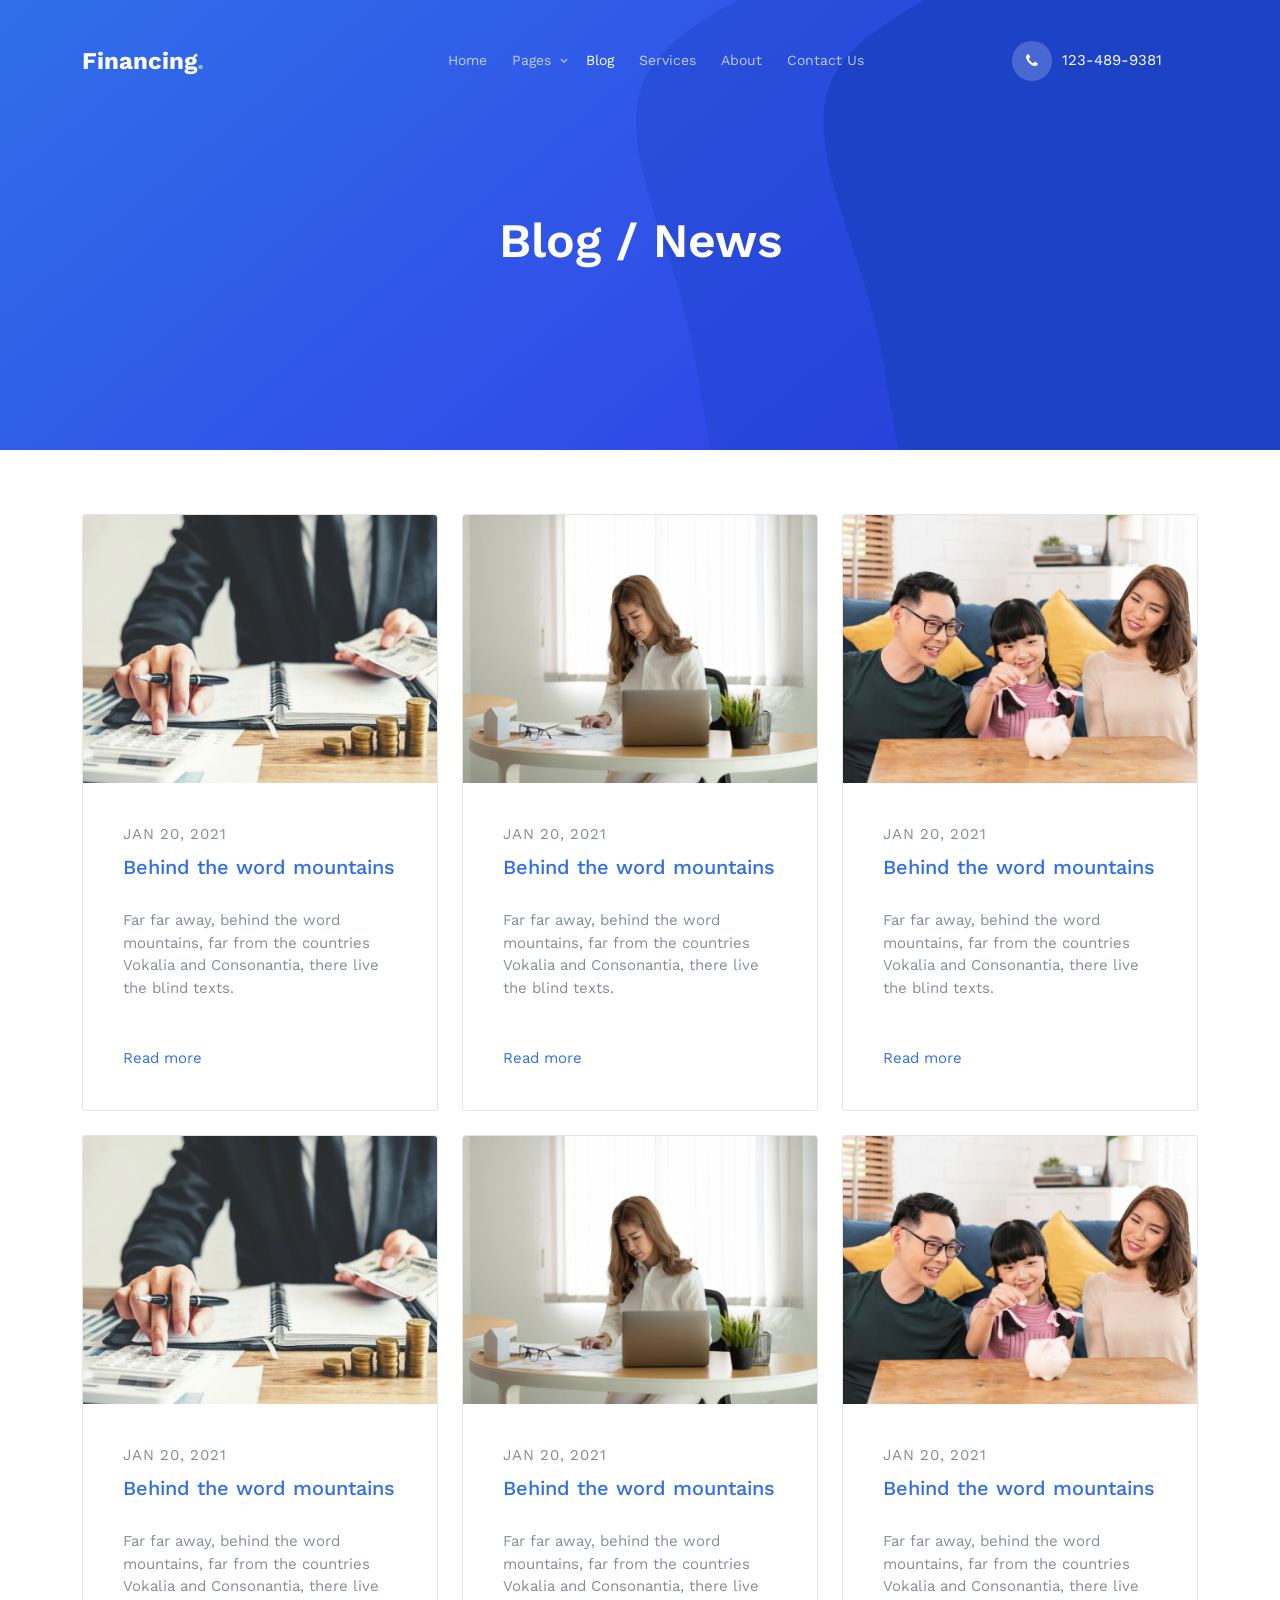
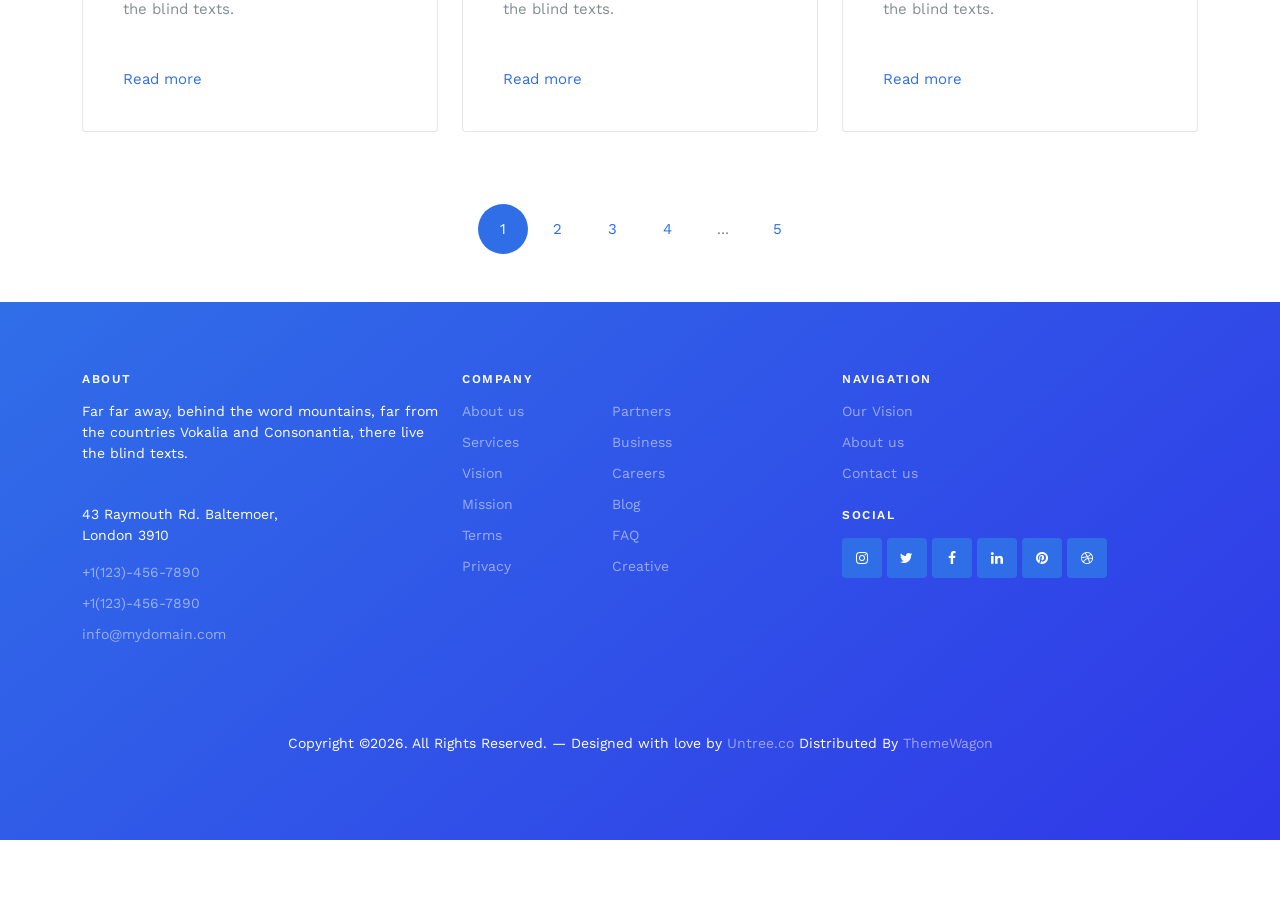
<file: blog.html>
<!-- /*
* Template Name: Financing
* Template Author: Untree.co
* Template URI: https://untree.co/
* License: https://creativecommons.org/licenses/by/3.0/
*/ -->
<!doctype html>
<html lang="en">
<head>
  <meta charset="utf-8">
  <meta name="viewport" content="width=device-width, initial-scale=1">
  <meta name="author" content="Untree.co">
  <link rel="shortcut icon" href="favicon.png">

  <meta name="description" content="" />
  <meta name="keywords" content="bootstrap, bootstrap5" />

  <link rel="preconnect" href="https://fonts.googleapis.com">
  <link rel="preconnect" href="https://fonts.gstatic.com" crossorigin>
  <link href="https://fonts.googleapis.com/css2?family=Work+Sans:wght@400;600;700&display=swap" rel="stylesheet">


  <link rel="stylesheet" href="fonts/icomoon/style.css">
  <link rel="stylesheet" href="fonts/flaticon/font/flaticon.css">

  <link rel="stylesheet" href="https://cdn.jsdelivr.net/npm/bootstrap-icons@1.8.1/font/bootstrap-icons.css">

  <link rel="stylesheet" href="css/tiny-slider.css">
  <link rel="stylesheet" href="css/aos.css">
  <link rel="stylesheet" href="css/glightbox.min.css">
  <link rel="stylesheet" href="css/style.css">

  <link rel="stylesheet" href="css/flatpickr.min.css">


  <title>Financing &mdash; Free Bootstrap 5 Website Template by Untree.co</title>
</head>
<body>

  <div class="site-mobile-menu site-navbar-target">
    <div class="site-mobile-menu-header">
      <div class="site-mobile-menu-close">
        <span class="icofont-close js-menu-toggle"></span>
      </div>
    </div>
    <div class="site-mobile-menu-body"></div>
  </div>

  <nav class="site-nav">
    <div class="container">
      <div class="menu-bg-wrap">
        <div class="site-navigation">
          <div class="row g-0 align-items-center">
            <div class="col-2">
              <a href="index.html" class="logo m-0 float-start">Financing<span class="text-primary">.</span></a>
            </div>
            <div class="col-8 text-center ">
              <ul class="js-clone-nav d-none d-lg-inline-block text-start site-menu mx-auto">
                <li><a href="index.html">Home</a></li>
                <li class="has-children">
                  <a href="financing.html">Pages</a>
                  <ul class="dropdown">
                    <li><a href="financing.html">Financing</a></li>
                    <li><a href="single.html">Blog Single</a></li>
                    <li><a href="case-study.html">Case Study Detail</a></li>
                    <li><a href="#">Menu One</a></li>
                    <li><a href="#">Menu Two</a></li>
                    <li class="has-children">
                      <a href="#">Dropdown</a>
                      <ul class="dropdown">
                        <li><a href="#">Sub Menu One</a></li>
                        <li><a href="#">Sub Menu Two</a></li>
                        <li><a href="#">Sub Menu Three</a></li>
                      </ul>
                    </li>
                  </ul>
                </li>
                <li class="active"><a href="blog.html">Blog</a></li>
                <li><a href="services.html">Services</a></li>
                <li><a href="about.html">About</a></li>
                <li><a href="contact.html">Contact Us</a></li>
              </ul>
            </div>
            <div class="col-2 text-end">
              <a href="#" class="burger ms-auto float-end site-menu-toggle js-menu-toggle d-inline-block d-lg-none light">
                <span></span>
              </a>

              <a href="#" class="call-us d-flex align-items-center">
                <span class="icon-phone"></span>
                <span>123-489-9381</span>
              </a>
            </div>
          </div>
        </div>
      </div>
    </div>
  </nav>

  <div class="hero overlay inner-page">
    <img src="images/blob.svg" alt="" class="img-fluid blob">
    <div class="container">
      <div class="row align-items-center justify-content-center text-center pt-5">
        <div class="col-lg-6">
          <h1 class="heading text-white mb-3" data-aos="fade-up" >Blog / News</h1>
        </div>
      </div>
    </div>
  </div>

  <div class="section sec-news">
    <div class="container">

      <div class="row">
        <div class="col-md-6 col-lg-4 mb-4" data-aos="fade-up" data-aos-delay="0">
          <div class="card post-entry">
            <a href="single.html"><img src="images/img-1.jpg" class="card-img-top" alt="Image"></a>
            <div class="card-body">
              <div><span class="text-uppercase font-weight-bold date">Jan 20, 2021</span></div>
              <h5 class="card-title"><a href="single.html">Behind the word mountains</a></h5>
              <p>Far far away, behind the word mountains, far from the countries Vokalia and Consonantia, there live the blind texts. </p>
              <p class="mt-5 mb-0"><a href="#">Read more</a></p>
            </div>
          </div>
        </div>

        <div class="col-md-6 col-lg-4 mb-4" data-aos="fade-up" data-aos-delay="100">
          <div class="card post-entry">
            <a href="single.html"><img src="images/img-2.jpg" class="card-img-top" alt="Image"></a>
            <div class="card-body">
              <div><span class="text-uppercase font-weight-bold date">Jan 20, 2021</span></div>
              <h5 class="card-title"><a href="single.html">Behind the word mountains</a></h5>
              <p>Far far away, behind the word mountains, far from the countries Vokalia and Consonantia, there live the blind texts. </p>
              <p class="mt-5 mb-0"><a href="#">Read more</a></p>
            </div>
          </div>
        </div>

        <div class="col-md-6 col-lg-4 mb-4" data-aos="fade-up" data-aos-delay="200">
          <div class="card post-entry">
            <a href="single.html"><img src="images/img-3.jpg" class="card-img-top" alt="Image"></a>
            <div class="card-body">
              <div><span class="text-uppercase font-weight-bold date">Jan 20, 2021</span></div>
              <h5 class="card-title"><a href="single.html">Behind the word mountains</a></h5>
              <p>Far far away, behind the word mountains, far from the countries Vokalia and Consonantia, there live the blind texts. </p>
              <p class="mt-5 mb-0"><a href="single.html">Read more</a></p>
            </div>
          </div>
        </div>

        <div class="col-md-6 col-lg-4 mb-4" data-aos="fade-up" data-aos-delay="0">
          <div class="card post-entry">
            <a href="single.html"><img src="images/img-1.jpg" class="card-img-top" alt="Image"></a>
            <div class="card-body">
              <div><span class="text-uppercase font-weight-bold date">Jan 20, 2021</span></div>
              <h5 class="card-title"><a href="single.html">Behind the word mountains</a></h5>
              <p>Far far away, behind the word mountains, far from the countries Vokalia and Consonantia, there live the blind texts. </p>
              <p class="mt-5 mb-0"><a href="#">Read more</a></p>
            </div>
          </div>
        </div>

        <div class="col-md-6 col-lg-4 mb-4" data-aos="fade-up" data-aos-delay="100">
          <div class="card post-entry">
            <a href="single.html"><img src="images/img-2.jpg" class="card-img-top" alt="Image"></a>
            <div class="card-body">
              <div><span class="text-uppercase font-weight-bold date">Jan 20, 2021</span></div>
              <h5 class="card-title"><a href="single.html">Behind the word mountains</a></h5>
              <p>Far far away, behind the word mountains, far from the countries Vokalia and Consonantia, there live the blind texts. </p>
              <p class="mt-5 mb-0"><a href="#">Read more</a></p>
            </div>
          </div>
        </div>

        <div class="col-md-6 col-lg-4 mb-4" data-aos="fade-up" data-aos-delay="200">
          <div class="card post-entry">
            <a href="single.html"><img src="images/img-3.jpg" class="card-img-top" alt="Image"></a>
            <div class="card-body">
              <div><span class="text-uppercase font-weight-bold date">Jan 20, 2021</span></div>
              <h5 class="card-title"><a href="single.html">Behind the word mountains</a></h5>
              <p>Far far away, behind the word mountains, far from the countries Vokalia and Consonantia, there live the blind texts. </p>
              <p class="mt-5 mb-0"><a href="single.html">Read more</a></p>
            </div>
          </div>
        </div>


      </div>

      <div class="row">
        <div class="col-lg-12 text-center py-5">
          <div class="custom-navigation">
            <a href="#" class="active">1</a>
            <a href="#">2</a>
            <a href="#">3</a>
            <a href="#">4</a>
            <span>...</span>
            <a href="#">5</a>
          </nav>
        </div>
      </div>
    </div>
  </div>

  <div class="site-footer">
    <div class="container">
      <div class="row">
        <div class="col-lg-4">
          <div class="widget">
            <h3>About</h3>
            <p>Far far away, behind the word mountains, far from the countries Vokalia and Consonantia, there live the blind texts.</p>
          </div> <!-- /.widget -->
          <div class="widget">
            <address>43 Raymouth Rd. Baltemoer, <br> London 3910</address>
            <ul class="list-unstyled links">
              <li><a href="tel://11234567890">+1(123)-456-7890</a></li>
              <li><a href="tel://11234567890">+1(123)-456-7890</a></li>
              <li><a href="mailto:info@mydomain.com">info@mydomain.com</a></li>
            </ul>
          </div> <!-- /.widget -->
        </div> <!-- /.col-lg-4 -->
        <div class="col-lg-4">
          <div class="widget">
            <h3>Company</h3>
            <ul class="list-unstyled float-start links">
              <li><a href="#">About us</a></li>
              <li><a href="#">Services</a></li>
              <li><a href="#">Vision</a></li>
              <li><a href="#">Mission</a></li>
              <li><a href="#">Terms</a></li>
              <li><a href="#">Privacy</a></li>
            </ul>
            <ul class="list-unstyled float-start links">
              <li><a href="#">Partners</a></li>
              <li><a href="#">Business</a></li>
              <li><a href="#">Careers</a></li>
              <li><a href="#">Blog</a></li>
              <li><a href="#">FAQ</a></li>
              <li><a href="#">Creative</a></li>
            </ul>
          </div> <!-- /.widget -->
        </div> <!-- /.col-lg-4 -->
        <div class="col-lg-4">
          <div class="widget">
            <h3>Navigation</h3>
            <ul class="list-unstyled links mb-4">
              <li><a href="#">Our Vision</a></li>
              <li><a href="#">About us</a></li>
              <li><a href="#">Contact us</a></li>
            </ul>

            <h3>Social</h3>
            <ul class="list-unstyled social">
              <li><a href="#"><span class="icon-instagram"></span></a></li>
              <li><a href="#"><span class="icon-twitter"></span></a></li>
              <li><a href="#"><span class="icon-facebook"></span></a></li>
              <li><a href="#"><span class="icon-linkedin"></span></a></li>
              <li><a href="#"><span class="icon-pinterest"></span></a></li>
              <li><a href="#"><span class="icon-dribbble"></span></a></li>
            </ul>
          </div> <!-- /.widget -->
        </div> <!-- /.col-lg-4 -->
      </div> <!-- /.row -->

      <div class="row mt-5">
        <div class="col-12 text-center">
          <!-- 
              **==========
              NOTE: 
              Please don't remove this copyright link unless you buy the license here https://untree.co/license/  
              **==========
            -->

            <p>Copyright &copy;<script>document.write(new Date().getFullYear());</script>. All Rights Reserved. &mdash; Designed with love by <a href="https://untree.co">Untree.co</a>  Distributed By <a href="https://themewagon.com">ThemeWagon</a><!-- License information: https://untree.co/license/ -->
            </p>
          </div>
        </div>
      </div> <!-- /.container -->
    </div> <!-- /.site-footer -->

    <!-- Preloader -->
    <div id="overlayer"></div>
    <div class="loader">
      <div class="spinner-border text-primary" role="status">
        <span class="visually-hidden">Loading...</span>
      </div>
    </div>


    <script src="js/bootstrap.bundle.min.js"></script>
    <script src="js/tiny-slider.js"></script>

    <script src="js/flatpickr.min.js"></script>


    <script src="js/aos.js"></script>
    <script src="js/glightbox.min.js"></script>
    <script src="js/navbar.js"></script>
    <script src="js/counter.js"></script>
    <script src="js/custom.js"></script>
  </body>
  </html>
</file>
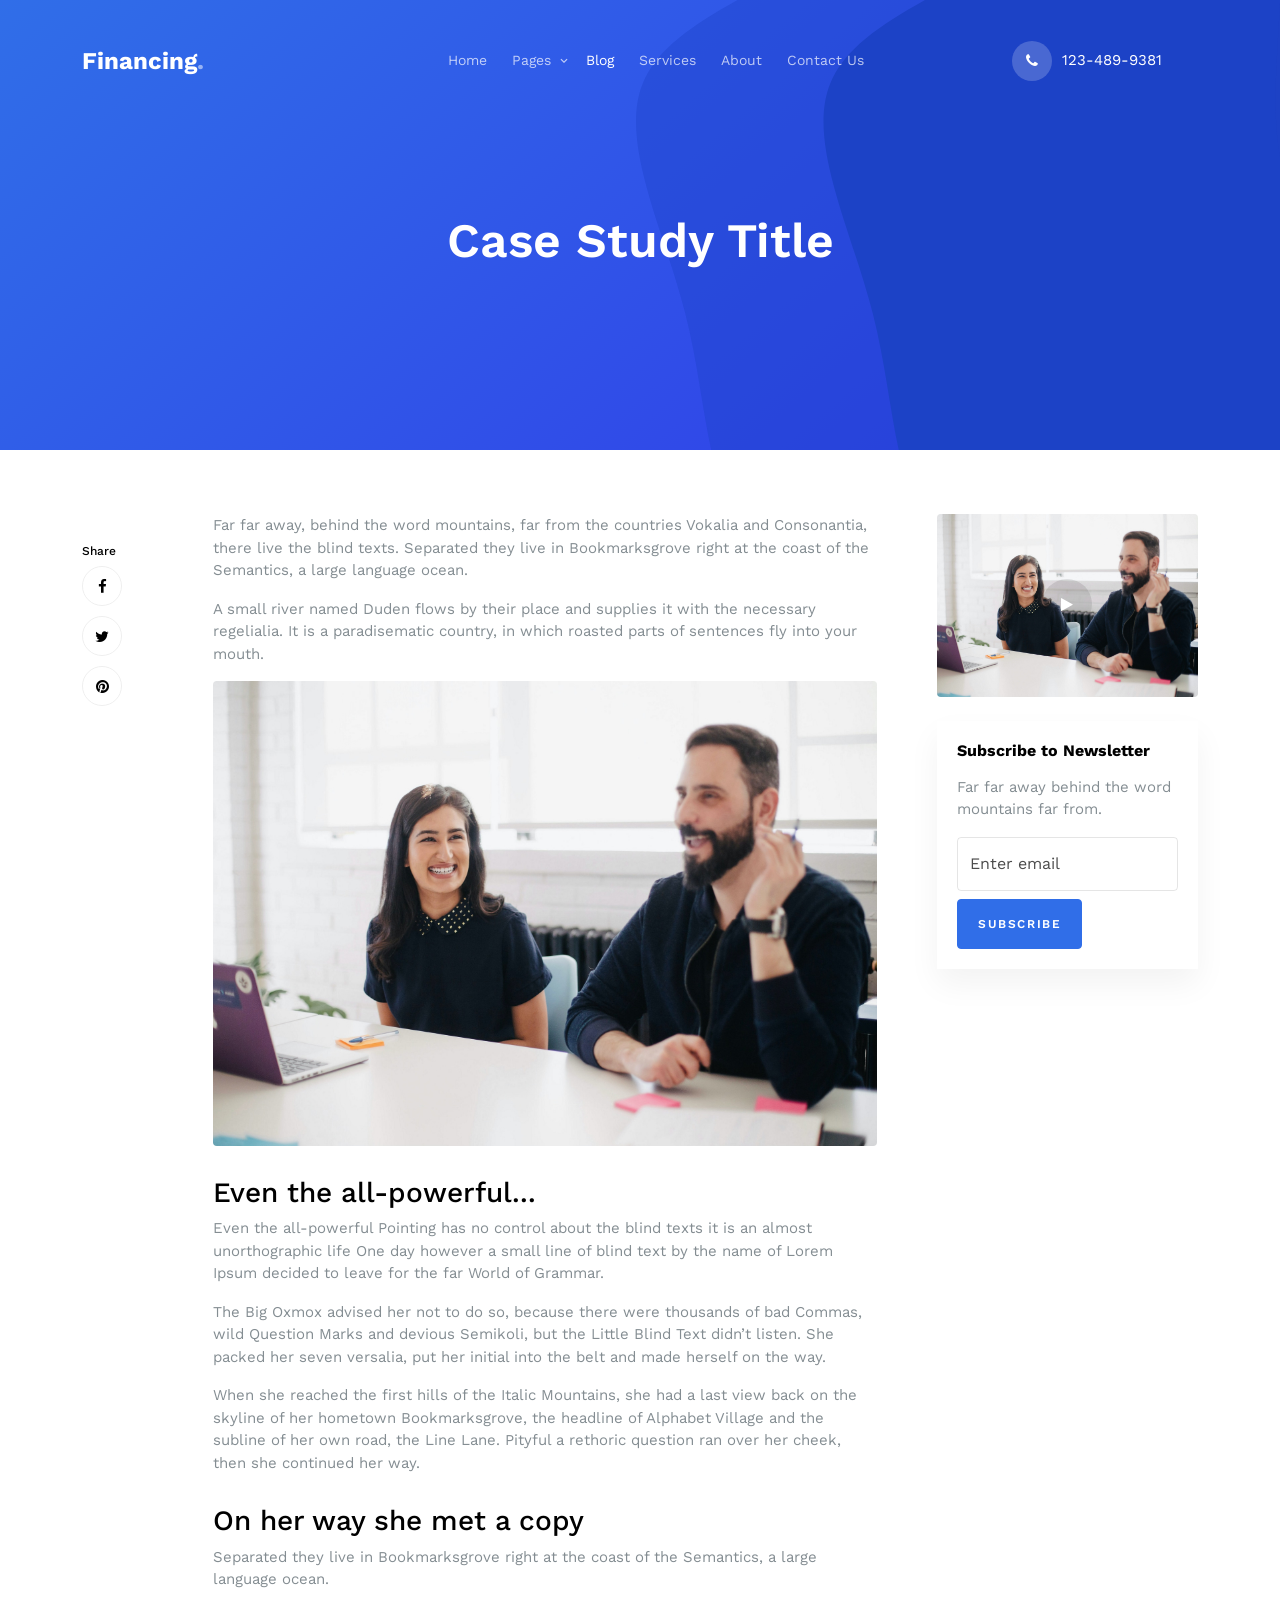
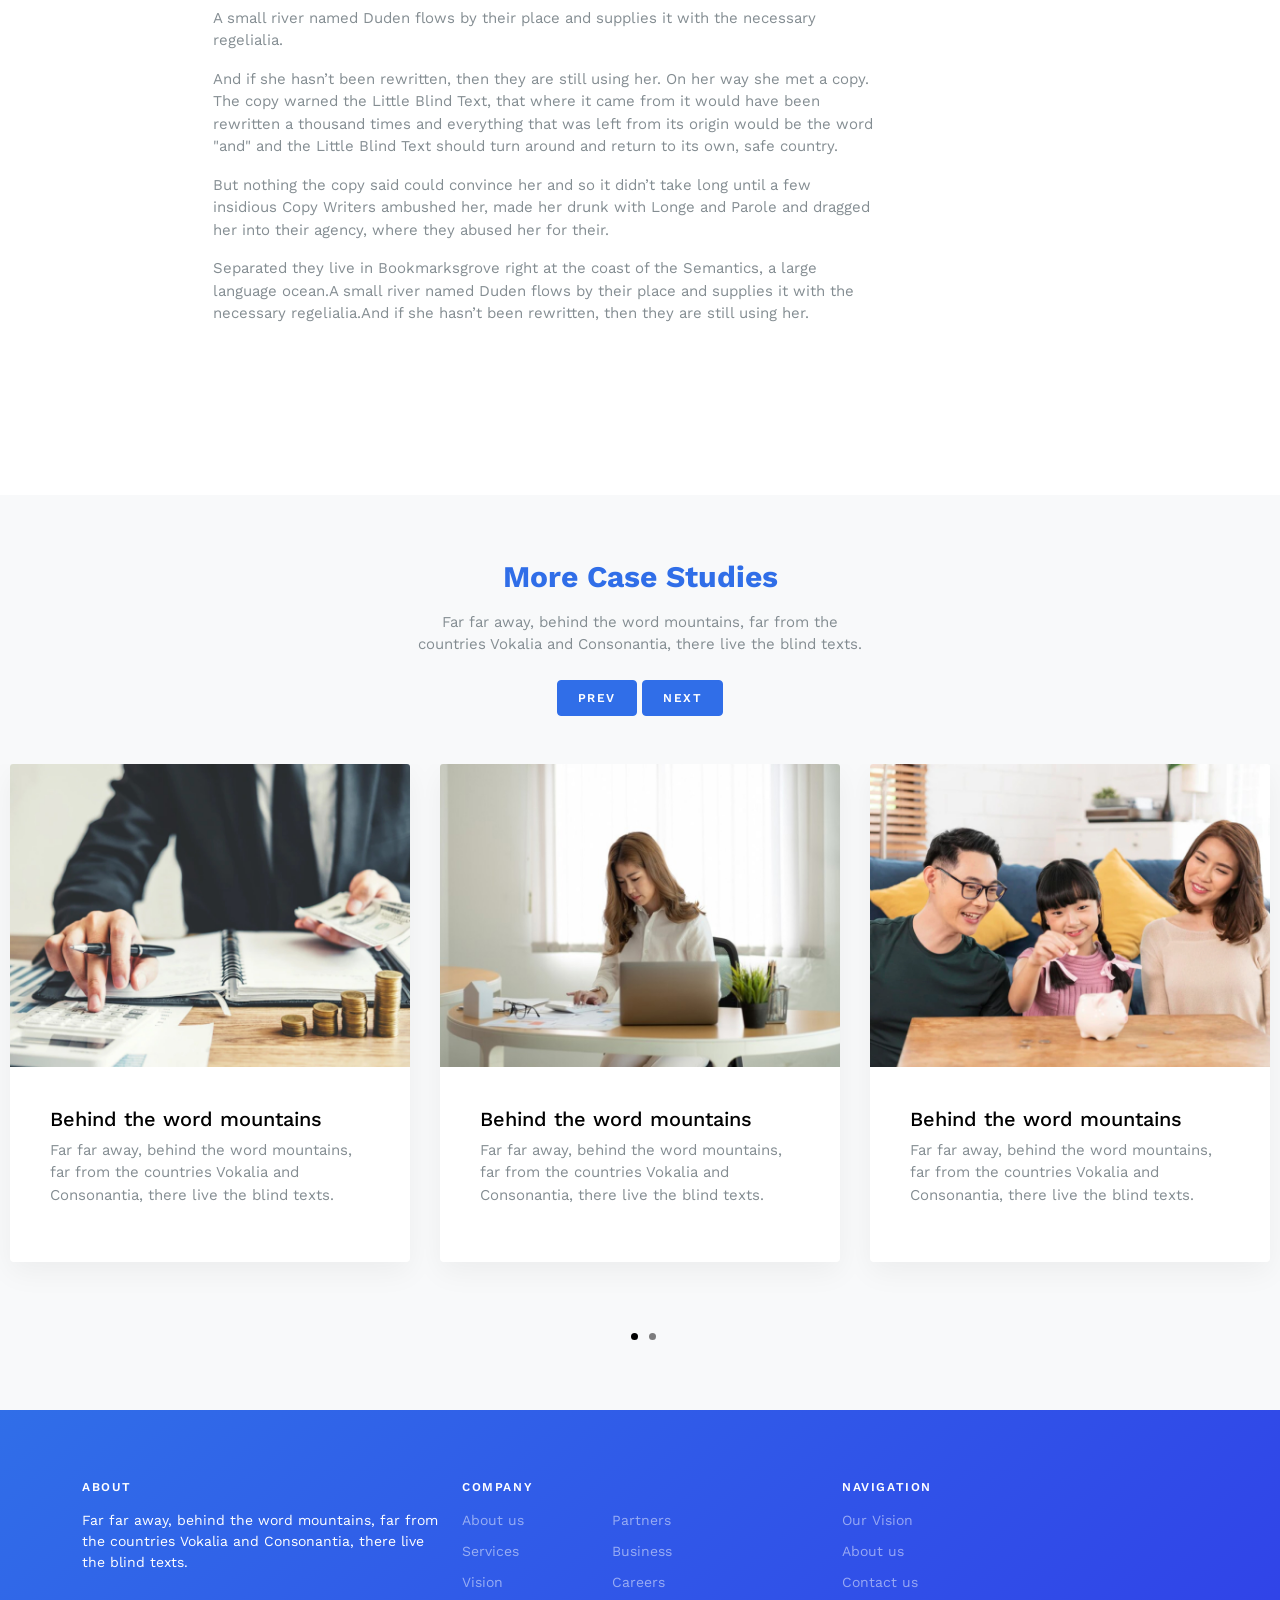
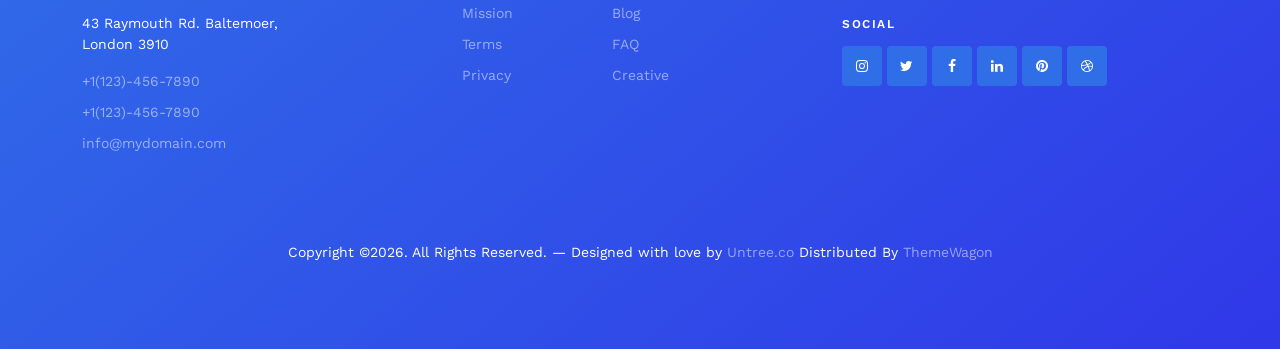
<file: case-study.html>
<!-- /*
* Template Name: Financing
* Template Author: Untree.co
* Template URI: https://untree.co/
* License: https://creativecommons.org/licenses/by/3.0/
*/ -->
<!doctype html>
<html lang="en">
<head>
  <meta charset="utf-8">
  <meta name="viewport" content="width=device-width, initial-scale=1">
  <meta name="author" content="Untree.co">
  <link rel="shortcut icon" href="favicon.png">

  <meta name="description" content="" />
  <meta name="keywords" content="bootstrap, bootstrap5" />

  <link rel="preconnect" href="https://fonts.googleapis.com">
  <link rel="preconnect" href="https://fonts.gstatic.com" crossorigin>
  <link href="https://fonts.googleapis.com/css2?family=Work+Sans:wght@400;600;700&display=swap" rel="stylesheet">


  <link rel="stylesheet" href="fonts/icomoon/style.css">
  <link rel="stylesheet" href="fonts/flaticon/font/flaticon.css">

  <link rel="stylesheet" href="https://cdn.jsdelivr.net/npm/bootstrap-icons@1.8.1/font/bootstrap-icons.css">

  <link rel="stylesheet" href="css/tiny-slider.css">
  <link rel="stylesheet" href="css/aos.css">
  <link rel="stylesheet" href="css/glightbox.min.css">
  <link rel="stylesheet" href="css/style.css">

  <link rel="stylesheet" href="css/flatpickr.min.css">


  <title>Financing &mdash; Free Bootstrap 5 Website Template by Untree.co</title>
</head>
<body>

  <div class="site-mobile-menu site-navbar-target">
    <div class="site-mobile-menu-header">
      <div class="site-mobile-menu-close">
        <span class="icofont-close js-menu-toggle"></span>
      </div>
    </div>
    <div class="site-mobile-menu-body"></div>
  </div>

  <nav class="site-nav">
    <div class="container">
      <div class="menu-bg-wrap">
        <div class="site-navigation">
          <div class="row g-0 align-items-center">
            <div class="col-2">
              <a href="index.html" class="logo m-0 float-start">Financing<span class="text-primary">.</span></a>
            </div>
            <div class="col-8 text-center ">
              <ul class="js-clone-nav d-none d-lg-inline-block text-start site-menu mx-auto">
                <li><a href="index.html">Home</a></li>
                <li class="has-children">
                  <a href="financing.html">Pages</a>
                  <ul class="dropdown">
                    <li><a href="financing.html">Financing</a></li>
                    <li class="active"><a href="single.html">Blog Single</a></li>
                    <li><a href="case-study.html">Case Study Detail</a></li>
                    <li><a href="#">Menu One</a></li>
                    <li><a href="#">Menu Two</a></li>
                    <li class="has-children">
                      <a href="#">Dropdown</a>
                      <ul class="dropdown">
                        <li><a href="#">Sub Menu One</a></li>
                        <li><a href="#">Sub Menu Two</a></li>
                        <li><a href="#">Sub Menu Three</a></li>
                      </ul>
                    </li>
                  </ul>
                </li>
                <li class="active"><a href="blog.html">Blog</a></li>
                <li><a href="services.html">Services</a></li>
                <li><a href="about.html">About</a></li>
                <li><a href="contact.html">Contact Us</a></li>
              </ul>
            </div>
            <div class="col-2 text-end">
              <a href="#" class="burger ms-auto float-end site-menu-toggle js-menu-toggle d-inline-block d-lg-none light">
                <span></span>
              </a>

              <a href="#" class="call-us d-flex align-items-center">
                <span class="icon-phone"></span>
                <span>123-489-9381</span>
              </a>
            </div>
          </div>
        </div>
      </div>
    </div>
  </nav>

  <div class="hero overlay inner-page">
    <img src="images/blob.svg" alt="" class="img-fluid blob">
    <div class="container">
      <div class="row align-items-center justify-content-center text-center pt-5">
        <div class="col-lg-6">
          <h1 class="heading text-white mb-3" data-aos="fade-up" data-aos-delay="100">Case Study Title</h1>
        </div>
      </div>
    </div>
  </div>

  <div class="section">
    <div class="container article">
      <div class="row justify-content-center align-items-stretch">

        <article class="col-lg-8 order-lg-2 px-lg-5">
          <p>Far far away, behind the word mountains, far from the countries Vokalia and Consonantia, there live the blind texts. Separated they live in Bookmarksgrove right at the coast of the Semantics, a large language ocean.</p>

          <p>A small river named Duden flows by their place and supplies it with the necessary regelialia. It is a paradisematic country, in which roasted parts of sentences fly into your mouth.</p>

          <img src="images/img_1.jpg" alt="Image" class="img-fluid rounded">

          <h3>Even the all-powerful...</h3>
          <p>Even the all-powerful Pointing has no control about the blind texts it is an almost unorthographic life One day however a small line of blind text by the name of Lorem Ipsum decided to leave for the far World of Grammar.</p>

          <p>The Big Oxmox advised her not to do so, because there were thousands of bad Commas, wild Question Marks and devious Semikoli, but the Little Blind Text didn’t listen. She packed her seven versalia, put her initial into the belt and made herself on the way.</p>

          <p>When she reached the first hills of the Italic Mountains, she had a last view back on the skyline of her hometown Bookmarksgrove, the headline of Alphabet Village and the subline of her own road, the Line Lane. Pityful a rethoric question ran over her cheek, then she continued her way.</p>

          <h3>On her way she met a copy</h3>
          <p>Separated they live in Bookmarksgrove right at the coast of the Semantics, a large language ocean.</p>
          <p>A small river named Duden flows by their place and supplies it with the necessary regelialia.</p>
          <p>And if she hasn’t been rewritten, then they are still using her.
          On her way she met a copy. The copy warned the Little Blind Text, that where it came from it would have been rewritten a thousand times and everything that was left from its origin would be the word "and" and the Little Blind Text should turn around and return to its own, safe country. </p>

          <p>But nothing the copy said could convince her and so it didn’t take long until a few insidious Copy Writers ambushed her, made her drunk with Longe and Parole and dragged her into their agency, where they abused her for their.</p>

          <p>Separated they live in Bookmarksgrove right at the coast of the Semantics, a large language ocean.A small river named Duden flows by their place and supplies it with the necessary regelialia.And if she hasn’t been rewritten, then they are still using her.</p>



        </article>

        <div class="col-md-12 col-lg-1 order-lg-1">
          <div class="share sticky-top">
            <h3>Share</h3>
            <ul class="list-unstyled share-article">
              <li><a href="#"><span class="icon-facebook"></span></a></li>
              <li><a href="#"><span class="icon-twitter"></span></a></li>
              <li><a href="#"><span class="icon-pinterest"></span></a></li>
            </ul>
          </div>
        </div>
        <div class="col-lg-3 mb-5 mb-lg-0 order-lg-3">

          <div class="mb-4">
            <a href="https://vimeo.com/342333493" class="video-wrap glightbox">
              <span class="play-wrap"><span class="icon-play"></span></span>
              <img src="images/img_1.jpg" alt="Image" class="img-fluid rounded">
            </a>
          </div>  

          <div class="share floating-block sticky-top">

            <h2 class="mb-3 text-black">Subscribe to Newsletter</h2>
            <p>Far far away behind the word mountains far from.</p>
            <form action="#">
              <input type="email" class="form-control mb-2" placeholder="Enter email">
              <input type="submit" value="Subscribe" class="btn btn-primary btn-block">
            </form>
          </div>
        </div>
      </div>
    </div>
  </div>

  <div class="section sec-portfolio bg-light pb-5 ">
    <div class="container">
      <div class="row mb-5">
        <div class="col-lg-5 mx-auto text-center ">
          <h2 class="heading text-primary mb-3" data-aos="fade-up" data-aos-delay="0">More Case Studies</h2>
          <p class="mb-4" data-aos="fade-up" data-aos-delay="100">Far far away, behind the word mountains, far from the countries Vokalia and Consonantia, there live the blind texts. </p>

          <div id="post-slider-nav" data-aos="fade-up" data-aos-delay="200">
            <button class="btn btn-primary py-2" class="prev" data-controls="prev">Prev</button>
            <button class="btn btn-primary py-2" class="next" data-controls="next">Next</button>
          </div>

        </div>
      </div>
    </div>

    <div class="post-slider-wrap" data-aos="fade-up" data-aos-delay="300">



      <div id="post-slider" class="post-slider">
        <div class="item">
          <a href="case-study.html" class="card d-block">
            <img src="images/img-1.jpg" class="card-img-top" alt="Image">
            <div class="card-body">
              <h5 class="card-title">Behind the word mountains</h5>
              <p>Far far away, behind the word mountains, far from the countries Vokalia and Consonantia, there live the blind texts. </p>
            </div>
          </a>
        </div>

        <div class="item">
          <a href="case-study.html" class="card">
            <img src="images/img-2.jpg" class="card-img-top" alt="Image">
            <div class="card-body">
              <h5 class="card-title">Behind the word mountains</h5>
              <p>Far far away, behind the word mountains, far from the countries Vokalia and Consonantia, there live the blind texts. </p>
            </div>
          </a>
        </div>

        <div class="item">
          <a href="case-study.html" class="card">
            <img src="images/img-3.jpg" class="card-img-top" alt="Image">
            <div class="card-body">
              <h5 class="card-title">Behind the word mountains</h5>
              <p>Far far away, behind the word mountains, far from the countries Vokalia and Consonantia, there live the blind texts. </p>
            </div>
          </a>
        </div>

        <div class="item">
          <a href="case-study.html" class="card">
            <img src="images/img-4.jpg" class="card-img-top" alt="Image">
            <div class="card-body">
              <h5 class="card-title">Behind the word mountains</h5>
              <p>Far far away, behind the word mountains, far from the countries Vokalia and Consonantia, there live the blind texts. </p>
            </div>
          </a>
        </div>

        <div class="item">
          <a href="case-study.html" class="card">
            <img src="images/img-1.jpg" class="card-img-top" alt="Image">
            <div class="card-body">
              <h5 class="card-title">Behind the word mountains</h5>
              <p>Far far away, behind the word mountains, far from the countries Vokalia and Consonantia, there live the blind texts. </p>
            </div>
          </a>
        </div>
      </div>
    </div>


  </div>

  <div class="site-footer">
    <div class="container">
      <div class="row">
        <div class="col-lg-4">
          <div class="widget">
            <h3>About</h3>
            <p>Far far away, behind the word mountains, far from the countries Vokalia and Consonantia, there live the blind texts.</p>
          </div> <!-- /.widget -->
          <div class="widget">
            <address>43 Raymouth Rd. Baltemoer, <br> London 3910</address>
            <ul class="list-unstyled links">
              <li><a href="tel://11234567890">+1(123)-456-7890</a></li>
              <li><a href="tel://11234567890">+1(123)-456-7890</a></li>
              <li><a href="mailto:info@mydomain.com">info@mydomain.com</a></li>
            </ul>
          </div> <!-- /.widget -->
        </div> <!-- /.col-lg-4 -->
        <div class="col-lg-4">
          <div class="widget">
            <h3>Company</h3>
            <ul class="list-unstyled float-start links">
              <li><a href="#">About us</a></li>
              <li><a href="#">Services</a></li>
              <li><a href="#">Vision</a></li>
              <li><a href="#">Mission</a></li>
              <li><a href="#">Terms</a></li>
              <li><a href="#">Privacy</a></li>
            </ul>
            <ul class="list-unstyled float-start links">
              <li><a href="#">Partners</a></li>
              <li><a href="#">Business</a></li>
              <li><a href="#">Careers</a></li>
              <li><a href="#">Blog</a></li>
              <li><a href="#">FAQ</a></li>
              <li><a href="#">Creative</a></li>
            </ul>
          </div> <!-- /.widget -->
        </div> <!-- /.col-lg-4 -->
        <div class="col-lg-4">
          <div class="widget">
            <h3>Navigation</h3>
            <ul class="list-unstyled links mb-4">
              <li><a href="#">Our Vision</a></li>
              <li><a href="#">About us</a></li>
              <li><a href="#">Contact us</a></li>
            </ul>

            <h3>Social</h3>
            <ul class="list-unstyled social">
              <li><a href="#"><span class="icon-instagram"></span></a></li>
              <li><a href="#"><span class="icon-twitter"></span></a></li>
              <li><a href="#"><span class="icon-facebook"></span></a></li>
              <li><a href="#"><span class="icon-linkedin"></span></a></li>
              <li><a href="#"><span class="icon-pinterest"></span></a></li>
              <li><a href="#"><span class="icon-dribbble"></span></a></li>
            </ul>
          </div> <!-- /.widget -->
        </div> <!-- /.col-lg-4 -->
      </div> <!-- /.row -->

      <div class="row mt-5">
        <div class="col-12 text-center">
          <!-- 
              **==========
              NOTE: 
              Please don't remove this copyright link unless you buy the license here https://untree.co/license/  
              **==========
            -->

            <p>Copyright &copy;<script>document.write(new Date().getFullYear());</script>. All Rights Reserved. &mdash; Designed with love by <a href="https://untree.co">Untree.co</a>  Distributed By <a href="https://themewagon.com">ThemeWagon</a><!-- License information: https://untree.co/license/ -->
            </p>
          </div>
        </div>
      </div> <!-- /.container -->
    </div> <!-- /.site-footer -->

    <!-- Preloader -->
    <div id="overlayer"></div>
    <div class="loader">
      <div class="spinner-border text-primary" role="status">
        <span class="visually-hidden">Loading...</span>
      </div>
    </div>


    <script src="js/bootstrap.bundle.min.js"></script>
    <script src="js/tiny-slider.js"></script>

    <script src="js/flatpickr.min.js"></script>


    <script src="js/aos.js"></script>
    <script src="js/glightbox.min.js"></script>
    <script src="js/navbar.js"></script>
    <script src="js/counter.js"></script>
    <script src="js/custom.js"></script>

  </body>
  </html>
</file>
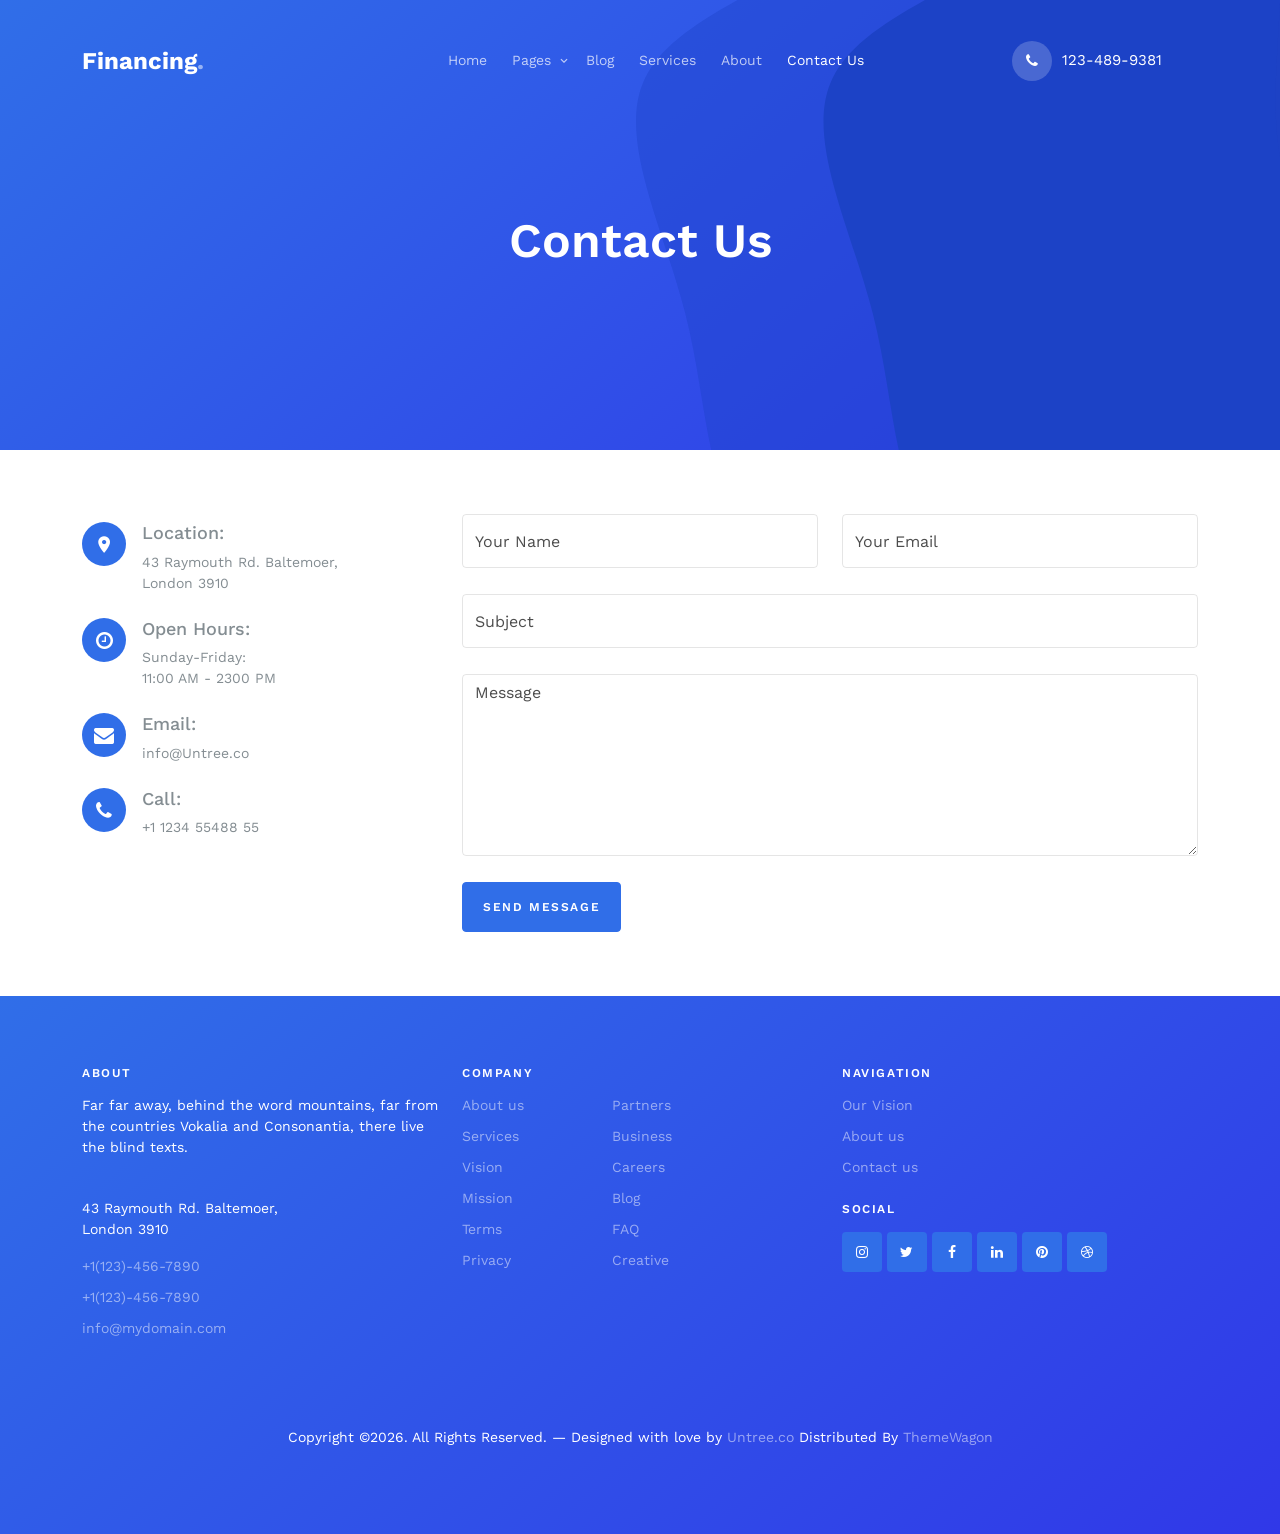
<file: contact.html>
<!-- /*
* Template Name: Financing
* Template Author: Untree.co
* Template URI: https://untree.co/
* License: https://creativecommons.org/licenses/by/3.0/
*/ -->
<!doctype html>
<html lang="en">
<head>
	<meta charset="utf-8">
	<meta name="viewport" content="width=device-width, initial-scale=1">
	<meta name="author" content="Untree.co">
	<link rel="shortcut icon" href="favicon.png">

	<meta name="description" content="" />
	<meta name="keywords" content="bootstrap, bootstrap5" />

	<link rel="preconnect" href="https://fonts.googleapis.com">
	<link rel="preconnect" href="https://fonts.gstatic.com" crossorigin>
	<link href="https://fonts.googleapis.com/css2?family=Work+Sans:wght@400;600;700&display=swap" rel="stylesheet">


	<link rel="stylesheet" href="fonts/icomoon/style.css">
	<link rel="stylesheet" href="fonts/flaticon/font/flaticon.css">

	<link rel="stylesheet" href="https://cdn.jsdelivr.net/npm/bootstrap-icons@1.8.1/font/bootstrap-icons.css">

	<link rel="stylesheet" href="css/tiny-slider.css">
	<link rel="stylesheet" href="css/aos.css">
	<link rel="stylesheet" href="css/glightbox.min.css">
	<link rel="stylesheet" href="css/style.css">

	<link rel="stylesheet" href="css/flatpickr.min.css">


	<title>Financing &mdash; Free Bootstrap 5 Website Template by Untree.co</title>
</head>
<body>

	<div class="site-mobile-menu site-navbar-target">
		<div class="site-mobile-menu-header">
			<div class="site-mobile-menu-close">
				<span class="icofont-close js-menu-toggle"></span>
			</div>
		</div>
		<div class="site-mobile-menu-body"></div>
	</div>

	<nav class="site-nav">
		<div class="container">
			<div class="menu-bg-wrap">
				<div class="site-navigation">
					<div class="row g-0 align-items-center">
						<div class="col-2">
							<a href="index.html" class="logo m-0 float-start">Financing<span class="text-primary">.</span></a>
						</div>
						<div class="col-8 text-center ">
							<ul class="js-clone-nav d-none d-lg-inline-block text-start site-menu mx-auto">
								<li><a href="index.html">Home</a></li>
								<li class="has-children">
									<a href="financing.html">Pages</a>
									<ul class="dropdown">
										<li><a href="financing.html">Financing</a></li>
										<li><a href="single.html">Blog Single</a></li>
										<li><a href="case-study.html">Case Study Detail</a></li>
										<li><a href="#">Menu One</a></li>
										<li><a href="#">Menu Two</a></li>
										<li class="has-children">
											<a href="#">Dropdown</a>
											<ul class="dropdown">
												<li><a href="#">Sub Menu One</a></li>
												<li><a href="#">Sub Menu Two</a></li>
												<li><a href="#">Sub Menu Three</a></li>
											</ul>
										</li>
									</ul>
								</li>
								<li><a href="blog.html">Blog</a></li>
								<li><a href="services.html">Services</a></li>
								<li><a href="about.html">About</a></li>
								<li class="active"><a href="contact.html">Contact Us</a></li>
							</ul>
						</div>
						<div class="col-2 text-end">
							<a href="#" class="burger ms-auto float-end site-menu-toggle js-menu-toggle d-inline-block d-lg-none light">
								<span></span>
							</a>

							<a href="#" class="call-us d-flex align-items-center">
								<span class="icon-phone"></span>
								<span>123-489-9381</span>
							</a>
						</div>
					</div>
				</div>
			</div>
		</div>
	</nav>

	<div class="hero overlay inner-page">
		<img src="images/blob.svg" alt="" class="img-fluid blob">
		<div class="container">
			<div class="row align-items-center justify-content-center text-center pt-5">
				<div class="col-lg-6">
					<h1 class="heading text-white mb-3" data-aos="fade-up">Contact Us</h1>
				</div>
			</div>
		</div>
	</div>

	
	<div class="section">
		<div class="container">
			<div class="row">
				<div class="col-lg-4 mb-5 mb-lg-0" data-aos="fade-up" data-aos-delay="100">
					<div class="contact-info">

						<div class="address mt-2">
							<i class="icon-room"></i>
							<h4 class="mb-2">Location:</h4>
							<p>43 Raymouth Rd. Baltemoer,<br> London 3910</p>
						</div>

						<div class="open-hours mt-4">
							<i class="icon-clock-o"></i>
							<h4 class="mb-2">Open Hours:</h4>
							<p>
								Sunday-Friday:<br>
								11:00 AM - 2300 PM
							</p>
						</div>

						<div class="email mt-4">
							<i class="icon-envelope"></i>
							<h4 class="mb-2">Email:</h4>
							<p>info@Untree.co</p>
						</div>

						<div class="phone mt-4">
							<i class="icon-phone"></i>
							<h4 class="mb-2">Call:</h4>
							<p>+1 1234 55488 55</p>
						</div>

					</div>
				</div>
				<div class="col-lg-8" data-aos="fade-up" data-aos-delay="200">
					<form action="#">
						<div class="row">
							<div class="col-6 mb-3">
								<input type="text" class="form-control" placeholder="Your Name">
							</div>
							<div class="col-6 mb-3">
								<input type="email" class="form-control" placeholder="Your Email">
							</div>
							<div class="col-12 mb-3">
								<input type="text" class="form-control" placeholder="Subject">
							</div>
							<div class="col-12 mb-3">
								<textarea name="" id="" cols="30" rows="7" class="form-control" placeholder="Message"></textarea>
							</div>

							<div class="col-12">
								<input type="submit" value="Send Message" class="btn btn-primary">
							</div>
						</div>
					</form>
				</div>
			</div>
		</div>
	</div> <!-- /.untree_co-section -->

	
	<div class="site-footer">
		<div class="container">
			<div class="row">
				<div class="col-lg-4">
					<div class="widget">
						<h3>About</h3>
						<p>Far far away, behind the word mountains, far from the countries Vokalia and Consonantia, there live the blind texts.</p>
					</div> <!-- /.widget -->
					<div class="widget">
						<address>43 Raymouth Rd. Baltemoer, <br> London 3910</address>
						<ul class="list-unstyled links">
							<li><a href="tel://11234567890">+1(123)-456-7890</a></li>
							<li><a href="tel://11234567890">+1(123)-456-7890</a></li>
							<li><a href="mailto:info@mydomain.com">info@mydomain.com</a></li>
						</ul>
					</div> <!-- /.widget -->
				</div> <!-- /.col-lg-4 -->
				<div class="col-lg-4">
					<div class="widget">
						<h3>Company</h3>
						<ul class="list-unstyled float-start links">
							<li><a href="#">About us</a></li>
							<li><a href="#">Services</a></li>
							<li><a href="#">Vision</a></li>
							<li><a href="#">Mission</a></li>
							<li><a href="#">Terms</a></li>
							<li><a href="#">Privacy</a></li>
						</ul>
						<ul class="list-unstyled float-start links">
							<li><a href="#">Partners</a></li>
							<li><a href="#">Business</a></li>
							<li><a href="#">Careers</a></li>
							<li><a href="#">Blog</a></li>
							<li><a href="#">FAQ</a></li>
							<li><a href="#">Creative</a></li>
						</ul>
					</div> <!-- /.widget -->
				</div> <!-- /.col-lg-4 -->
				<div class="col-lg-4">
					<div class="widget">
						<h3>Navigation</h3>
						<ul class="list-unstyled links mb-4">
							<li><a href="#">Our Vision</a></li>
							<li><a href="#">About us</a></li>
							<li><a href="#">Contact us</a></li>
						</ul>

						<h3>Social</h3>
						<ul class="list-unstyled social">
							<li><a href="#"><span class="icon-instagram"></span></a></li>
							<li><a href="#"><span class="icon-twitter"></span></a></li>
							<li><a href="#"><span class="icon-facebook"></span></a></li>
							<li><a href="#"><span class="icon-linkedin"></span></a></li>
							<li><a href="#"><span class="icon-pinterest"></span></a></li>
							<li><a href="#"><span class="icon-dribbble"></span></a></li>
						</ul>
					</div> <!-- /.widget -->
				</div> <!-- /.col-lg-4 -->
			</div> <!-- /.row -->

			<div class="row mt-5">
				<div class="col-12 text-center">
					<!-- 
              **==========
              NOTE: 
              Please don't remove this copyright link unless you buy the license here https://untree.co/license/  
              **==========
            -->

            <p>Copyright &copy;<script>document.write(new Date().getFullYear());</script>. All Rights Reserved. &mdash; Designed with love by <a href="https://untree.co">Untree.co</a>  Distributed By <a href="https://themewagon.com">ThemeWagon</a><!-- License information: https://untree.co/license/ -->
            </p>
          </div>
        </div>
      </div> <!-- /.container -->
    </div> <!-- /.site-footer -->

    <!-- Preloader -->
    <div id="overlayer"></div>
    <div class="loader">
    	<div class="spinner-border text-primary" role="status">
    		<span class="visually-hidden">Loading...</span>
    	</div>
    </div>


    <script src="js/bootstrap.bundle.min.js"></script>
    <script src="js/tiny-slider.js"></script>

    <script src="js/flatpickr.min.js"></script>


    <script src="js/aos.js"></script>
    <script src="js/glightbox.min.js"></script>
    <script src="js/navbar.js"></script>
    <script src="js/counter.js"></script>
    <script src="js/custom.js"></script>
  </body>
  </html>
</file>
<file: fonts/icomoon/style.css>
@font-face {
  font-family: 'icomoon';
  src:  url('fonts/icomoon.eot?10si43');
  src:  url('fonts/icomoon.eot?10si43#iefix') format('embedded-opentype'),
    url('fonts/icomoon.ttf?10si43') format('truetype'),
    url('fonts/icomoon.woff?10si43') format('woff'),
    url('fonts/icomoon.svg?10si43#icomoon') format('svg');
  font-weight: normal;
  font-style: normal;
}

[class^="icon-"], [class*=" icon-"] {
  /* use !important to prevent issues with browser extensions that change fonts */
  font-family: 'icomoon' !important;
  speak: none;
  font-style: normal;
  font-weight: normal;
  font-variant: normal;
  text-transform: none;
  line-height: 1;

  /* Better Font Rendering =========== */
  -webkit-font-smoothing: antialiased;
  -moz-osx-font-smoothing: grayscale;
}

.icon-asterisk:before {
  content: "\f069";
}
.icon-plus:before {
  content: "\f067";
}
.icon-question:before {
  content: "\f128";
}
.icon-minus:before {
  content: "\f068";
}
.icon-glass:before {
  content: "\f000";
}
.icon-music:before {
  content: "\f001";
}
.icon-search:before {
  content: "\f002";
}
.icon-envelope-o:before {
  content: "\f003";
}
.icon-heart:before {
  content: "\f004";
}
.icon-star:before {
  content: "\f005";
}
.icon-star-o:before {
  content: "\f006";
}
.icon-user:before {
  content: "\f007";
}
.icon-film:before {
  content: "\f008";
}
.icon-th-large:before {
  content: "\f009";
}
.icon-th:before {
  content: "\f00a";
}
.icon-th-list:before {
  content: "\f00b";
}
.icon-check:before {
  content: "\f00c";
}
.icon-close:before {
  content: "\f00d";
}
.icon-remove:before {
  content: "\f00d";
}
.icon-times:before {
  content: "\f00d";
}
.icon-search-plus:before {
  content: "\f00e";
}
.icon-search-minus:before {
  content: "\f010";
}
.icon-power-off:before {
  content: "\f011";
}
.icon-signal:before {
  content: "\f012";
}
.icon-cog:before {
  content: "\f013";
}
.icon-gear:before {
  content: "\f013";
}
.icon-trash-o:before {
  content: "\f014";
}
.icon-home:before {
  content: "\f015";
}
.icon-file-o:before {
  content: "\f016";
}
.icon-clock-o:before {
  content: "\f017";
}
.icon-road:before {
  content: "\f018";
}
.icon-download:before {
  content: "\f019";
}
.icon-arrow-circle-o-down:before {
  content: "\f01a";
}
.icon-arrow-circle-o-up:before {
  content: "\f01b";
}
.icon-inbox:before {
  content: "\f01c";
}
.icon-play-circle-o:before {
  content: "\f01d";
}
.icon-repeat:before {
  content: "\f01e";
}
.icon-rotate-right:before {
  content: "\f01e";
}
.icon-refresh:before {
  content: "\f021";
}
.icon-list-alt:before {
  content: "\f022";
}
.icon-lock:before {
  content: "\f023";
}
.icon-flag:before {
  content: "\f024";
}
.icon-headphones:before {
  content: "\f025";
}
.icon-volume-off:before {
  content: "\f026";
}
.icon-volume-down:before {
  content: "\f027";
}
.icon-volume-up:before {
  content: "\f028";
}
.icon-qrcode:before {
  content: "\f029";
}
.icon-barcode:before {
  content: "\f02a";
}
.icon-tag:before {
  content: "\f02b";
}
.icon-tags:before {
  content: "\f02c";
}
.icon-book:before {
  content: "\f02d";
}
.icon-bookmark:before {
  content: "\f02e";
}
.icon-print:before {
  content: "\f02f";
}
.icon-camera:before {
  content: "\f030";
}
.icon-font:before {
  content: "\f031";
}
.icon-bold:before {
  content: "\f032";
}
.icon-italic:before {
  content: "\f033";
}
.icon-text-height:before {
  content: "\f034";
}
.icon-text-width:before {
  content: "\f035";
}
.icon-align-left:before {
  content: "\f036";
}
.icon-align-center:before {
  content: "\f037";
}
.icon-align-right:before {
  content: "\f038";
}
.icon-align-justify:before {
  content: "\f039";
}
.icon-list:before {
  content: "\f03a";
}
.icon-dedent:before {
  content: "\f03b";
}
.icon-outdent:before {
  content: "\f03b";
}
.icon-indent:before {
  content: "\f03c";
}
.icon-video-camera:before {
  content: "\f03d";
}
.icon-image:before {
  content: "\f03e";
}
.icon-photo:before {
  content: "\f03e";
}
.icon-picture-o:before {
  content: "\f03e";
}
.icon-pencil:before {
  content: "\f040";
}
.icon-map-marker:before {
  content: "\f041";
}
.icon-adjust:before {
  content: "\f042";
}
.icon-tint:before {
  content: "\f043";
}
.icon-edit:before {
  content: "\f044";
}
.icon-pencil-square-o:before {
  content: "\f044";
}
.icon-share-square-o:before {
  content: "\f045";
}
.icon-check-square-o:before {
  content: "\f046";
}
.icon-arrows:before {
  content: "\f047";
}
.icon-step-backward:before {
  content: "\f048";
}
.icon-fast-backward:before {
  content: "\f049";
}
.icon-backward:before {
  content: "\f04a";
}
.icon-play:before {
  content: "\f04b";
}
.icon-pause:before {
  content: "\f04c";
}
.icon-stop:before {
  content: "\f04d";
}
.icon-forward:before {
  content: "\f04e";
}
.icon-fast-forward:before {
  content: "\f050";
}
.icon-step-forward:before {
  content: "\f051";
}
.icon-eject:before {
  content: "\f052";
}
.icon-chevron-left:before {
  content: "\f053";
}
.icon-chevron-right:before {
  content: "\f054";
}
.icon-plus-circle:before {
  content: "\f055";
}
.icon-minus-circle:before {
  content: "\f056";
}
.icon-times-circle:before {
  content: "\f057";
}
.icon-check-circle:before {
  content: "\f058";
}
.icon-question-circle:before {
  content: "\f059";
}
.icon-info-circle:before {
  content: "\f05a";
}
.icon-crosshairs:before {
  content: "\f05b";
}
.icon-times-circle-o:before {
  content: "\f05c";
}
.icon-check-circle-o:before {
  content: "\f05d";
}
.icon-ban:before {
  content: "\f05e";
}
.icon-arrow-left:before {
  content: "\f060";
}
.icon-arrow-right:before {
  content: "\f061";
}
.icon-arrow-up:before {
  content: "\f062";
}
.icon-arrow-down:before {
  content: "\f063";
}
.icon-mail-forward:before {
  content: "\f064";
}
.icon-share:before {
  content: "\f064";
}
.icon-expand:before {
  content: "\f065";
}
.icon-compress:before {
  content: "\f066";
}
.icon-exclamation-circle:before {
  content: "\f06a";
}
.icon-gift:before {
  content: "\f06b";
}
.icon-leaf:before {
  content: "\f06c";
}
.icon-fire:before {
  content: "\f06d";
}
.icon-eye:before {
  content: "\f06e";
}
.icon-eye-slash:before {
  content: "\f070";
}
.icon-exclamation-triangle:before {
  content: "\f071";
}
.icon-warning:before {
  content: "\f071";
}
.icon-plane:before {
  content: "\f072";
}
.icon-calendar:before {
  content: "\f073";
}
.icon-random:before {
  content: "\f074";
}
.icon-comment:before {
  content: "\f075";
}
.icon-magnet:before {
  content: "\f076";
}
.icon-chevron-up:before {
  content: "\f077";
}
.icon-chevron-down:before {
  content: "\f078";
}
.icon-retweet:before {
  content: "\f079";
}
.icon-shopping-cart:before {
  content: "\f07a";
}
.icon-folder:before {
  content: "\f07b";
}
.icon-folder-open:before {
  content: "\f07c";
}
.icon-arrows-v:before {
  content: "\f07d";
}
.icon-arrows-h:before {
  content: "\f07e";
}
.icon-bar-chart:before {
  content: "\f080";
}
.icon-bar-chart-o:before {
  content: "\f080";
}
.icon-twitter-square:before {
  content: "\f081";
}
.icon-facebook-square:before {
  content: "\f082";
}
.icon-camera-retro:before {
  content: "\f083";
}
.icon-key:before {
  content: "\f084";
}
.icon-cogs:before {
  content: "\f085";
}
.icon-gears:before {
  content: "\f085";
}
.icon-comments:before {
  content: "\f086";
}
.icon-thumbs-o-up:before {
  content: "\f087";
}
.icon-thumbs-o-down:before {
  content: "\f088";
}
.icon-star-half:before {
  content: "\f089";
}
.icon-heart-o:before {
  content: "\f08a";
}
.icon-sign-out:before {
  content: "\f08b";
}
.icon-linkedin-square:before {
  content: "\f08c";
}
.icon-thumb-tack:before {
  content: "\f08d";
}
.icon-external-link:before {
  content: "\f08e";
}
.icon-sign-in:before {
  content: "\f090";
}
.icon-trophy:before {
  content: "\f091";
}
.icon-github-square:before {
  content: "\f092";
}
.icon-upload:before {
  content: "\f093";
}
.icon-lemon-o:before {
  content: "\f094";
}
.icon-phone:before {
  content: "\f095";
}
.icon-square-o:before {
  content: "\f096";
}
.icon-bookmark-o:before {
  content: "\f097";
}
.icon-phone-square:before {
  content: "\f098";
}
.icon-twitter:before {
  content: "\f099";
}
.icon-facebook:before {
  content: "\f09a";
}
.icon-facebook-f:before {
  content: "\f09a";
}
.icon-github:before {
  content: "\f09b";
}
.icon-unlock:before {
  content: "\f09c";
}
.icon-credit-card:before {
  content: "\f09d";
}
.icon-feed:before {
  content: "\f09e";
}
.icon-rss:before {
  content: "\f09e";
}
.icon-hdd-o:before {
  content: "\f0a0";
}
.icon-bullhorn:before {
  content: "\f0a1";
}
.icon-bell-o:before {
  content: "\f0a2";
}
.icon-certificate:before {
  content: "\f0a3";
}
.icon-hand-o-right:before {
  content: "\f0a4";
}
.icon-hand-o-left:before {
  content: "\f0a5";
}
.icon-hand-o-up:before {
  content: "\f0a6";
}
.icon-hand-o-down:before {
  content: "\f0a7";
}
.icon-arrow-circle-left:before {
  content: "\f0a8";
}
.icon-arrow-circle-right:before {
  content: "\f0a9";
}
.icon-arrow-circle-up:before {
  content: "\f0aa";
}
.icon-arrow-circle-down:before {
  content: "\f0ab";
}
.icon-globe:before {
  content: "\f0ac";
}
.icon-wrench:before {
  content: "\f0ad";
}
.icon-tasks:before {
  content: "\f0ae";
}
.icon-filter:before {
  content: "\f0b0";
}
.icon-briefcase:before {
  content: "\f0b1";
}
.icon-arrows-alt:before {
  content: "\f0b2";
}
.icon-group:before {
  content: "\f0c0";
}
.icon-users:before {
  content: "\f0c0";
}
.icon-chain:before {
  content: "\f0c1";
}
.icon-link:before {
  content: "\f0c1";
}
.icon-cloud:before {
  content: "\f0c2";
}
.icon-flask:before {
  content: "\f0c3";
}
.icon-cut:before {
  content: "\f0c4";
}
.icon-scissors:before {
  content: "\f0c4";
}
.icon-copy:before {
  content: "\f0c5";
}
.icon-files-o:before {
  content: "\f0c5";
}
.icon-paperclip:before {
  content: "\f0c6";
}
.icon-floppy-o:before {
  content: "\f0c7";
}
.icon-save:before {
  content: "\f0c7";
}
.icon-square:before {
  content: "\f0c8";
}
.icon-bars:before {
  content: "\f0c9";
}
.icon-navicon:before {
  content: "\f0c9";
}
.icon-reorder:before {
  content: "\f0c9";
}
.icon-list-ul:before {
  content: "\f0ca";
}
.icon-list-ol:before {
  content: "\f0cb";
}
.icon-strikethrough:before {
  content: "\f0cc";
}
.icon-underline:before {
  content: "\f0cd";
}
.icon-table:before {
  content: "\f0ce";
}
.icon-magic:before {
  content: "\f0d0";
}
.icon-truck:before {
  content: "\f0d1";
}
.icon-pinterest:before {
  content: "\f0d2";
}
.icon-pinterest-square:before {
  content: "\f0d3";
}
.icon-google-plus-square:before {
  content: "\f0d4";
}
.icon-google-plus:before {
  content: "\f0d5";
}
.icon-money:before {
  content: "\f0d6";
}
.icon-caret-down:before {
  content: "\f0d7";
}
.icon-caret-up:before {
  content: "\f0d8";
}
.icon-caret-left:before {
  content: "\f0d9";
}
.icon-caret-right:before {
  content: "\f0da";
}
.icon-columns:before {
  content: "\f0db";
}
.icon-sort:before {
  content: "\f0dc";
}
.icon-unsorted:before {
  content: "\f0dc";
}
.icon-sort-desc:before {
  content: "\f0dd";
}
.icon-sort-down:before {
  content: "\f0dd";
}
.icon-sort-asc:before {
  content: "\f0de";
}
.icon-sort-up:before {
  content: "\f0de";
}
.icon-envelope:before {
  content: "\f0e0";
}
.icon-linkedin:before {
  content: "\f0e1";
}
.icon-rotate-left:before {
  content: "\f0e2";
}
.icon-undo:before {
  content: "\f0e2";
}
.icon-gavel:before {
  content: "\f0e3";
}
.icon-legal:before {
  content: "\f0e3";
}
.icon-dashboard:before {
  content: "\f0e4";
}
.icon-tachometer:before {
  content: "\f0e4";
}
.icon-comment-o:before {
  content: "\f0e5";
}
.icon-comments-o:before {
  content: "\f0e6";
}
.icon-bolt:before {
  content: "\f0e7";
}
.icon-flash:before {
  content: "\f0e7";
}
.icon-sitemap:before {
  content: "\f0e8";
}
.icon-umbrella:before {
  content: "\f0e9";
}
.icon-clipboard:before {
  content: "\f0ea";
}
.icon-paste:before {
  content: "\f0ea";
}
.icon-lightbulb-o:before {
  content: "\f0eb";
}
.icon-exchange:before {
  content: "\f0ec";
}
.icon-cloud-download:before {
  content: "\f0ed";
}
.icon-cloud-upload:before {
  content: "\f0ee";
}
.icon-user-md:before {
  content: "\f0f0";
}
.icon-stethoscope:before {
  content: "\f0f1";
}
.icon-suitcase:before {
  content: "\f0f2";
}
.icon-bell:before {
  content: "\f0f3";
}
.icon-coffee:before {
  content: "\f0f4";
}
.icon-cutlery:before {
  content: "\f0f5";
}
.icon-file-text-o:before {
  content: "\f0f6";
}
.icon-building-o:before {
  content: "\f0f7";
}
.icon-hospital-o:before {
  content: "\f0f8";
}
.icon-ambulance:before {
  content: "\f0f9";
}
.icon-medkit:before {
  content: "\f0fa";
}
.icon-fighter-jet:before {
  content: "\f0fb";
}
.icon-beer:before {
  content: "\f0fc";
}
.icon-h-square:before {
  content: "\f0fd";
}
.icon-plus-square:before {
  content: "\f0fe";
}
.icon-angle-double-left:before {
  content: "\f100";
}
.icon-angle-double-right:before {
  content: "\f101";
}
.icon-angle-double-up:before {
  content: "\f102";
}
.icon-angle-double-down:before {
  content: "\f103";
}
.icon-angle-left:before {
  content: "\f104";
}
.icon-angle-right:before {
  content: "\f105";
}
.icon-angle-up:before {
  content: "\f106";
}
.icon-angle-down:before {
  content: "\f107";
}
.icon-desktop:before {
  content: "\f108";
}
.icon-laptop:before {
  content: "\f109";
}
.icon-tablet:before {
  content: "\f10a";
}
.icon-mobile:before {
  content: "\f10b";
}
.icon-mobile-phone:before {
  content: "\f10b";
}
.icon-circle-o:before {
  content: "\f10c";
}
.icon-quote-left:before {
  content: "\f10d";
}
.icon-quote-right:before {
  content: "\f10e";
}
.icon-spinner:before {
  content: "\f110";
}
.icon-circle:before {
  content: "\f111";
}
.icon-mail-reply:before {
  content: "\f112";
}
.icon-reply:before {
  content: "\f112";
}
.icon-github-alt:before {
  content: "\f113";
}
.icon-folder-o:before {
  content: "\f114";
}
.icon-folder-open-o:before {
  content: "\f115";
}
.icon-smile-o:before {
  content: "\f118";
}
.icon-frown-o:before {
  content: "\f119";
}
.icon-meh-o:before {
  content: "\f11a";
}
.icon-gamepad:before {
  content: "\f11b";
}
.icon-keyboard-o:before {
  content: "\f11c";
}
.icon-flag-o:before {
  content: "\f11d";
}
.icon-flag-checkered:before {
  content: "\f11e";
}
.icon-terminal:before {
  content: "\f120";
}
.icon-code:before {
  content: "\f121";
}
.icon-mail-reply-all:before {
  content: "\f122";
}
.icon-reply-all:before {
  content: "\f122";
}
.icon-star-half-empty:before {
  content: "\f123";
}
.icon-star-half-full:before {
  content: "\f123";
}
.icon-star-half-o:before {
  content: "\f123";
}
.icon-location-arrow:before {
  content: "\f124";
}
.icon-crop:before {
  content: "\f125";
}
.icon-code-fork:before {
  content: "\f126";
}
.icon-chain-broken:before {
  content: "\f127";
}
.icon-unlink:before {
  content: "\f127";
}
.icon-info:before {
  content: "\f129";
}
.icon-exclamation:before {
  content: "\f12a";
}
.icon-superscript:before {
  content: "\f12b";
}
.icon-subscript:before {
  content: "\f12c";
}
.icon-eraser:before {
  content: "\f12d";
}
.icon-puzzle-piece:before {
  content: "\f12e";
}
.icon-microphone:before {
  content: "\f130";
}
.icon-microphone-slash:before {
  content: "\f131";
}
.icon-shield:before {
  content: "\f132";
}
.icon-calendar-o:before {
  content: "\f133";
}
.icon-fire-extinguisher:before {
  content: "\f134";
}
.icon-rocket:before {
  content: "\f135";
}
.icon-maxcdn:before {
  content: "\f136";
}
.icon-chevron-circle-left:before {
  content: "\f137";
}
.icon-chevron-circle-right:before {
  content: "\f138";
}
.icon-chevron-circle-up:before {
  content: "\f139";
}
.icon-chevron-circle-down:before {
  content: "\f13a";
}
.icon-html5:before {
  content: "\f13b";
}
.icon-css3:before {
  content: "\f13c";
}
.icon-anchor:before {
  content: "\f13d";
}
.icon-unlock-alt:before {
  content: "\f13e";
}
.icon-bullseye:before {
  content: "\f140";
}
.icon-ellipsis-h:before {
  content: "\f141";
}
.icon-ellipsis-v:before {
  content: "\f142";
}
.icon-rss-square:before {
  content: "\f143";
}
.icon-play-circle:before {
  content: "\f144";
}
.icon-ticket:before {
  content: "\f145";
}
.icon-minus-square:before {
  content: "\f146";
}
.icon-minus-square-o:before {
  content: "\f147";
}
.icon-level-up:before {
  content: "\f148";
}
.icon-level-down:before {
  content: "\f149";
}
.icon-check-square:before {
  content: "\f14a";
}
.icon-pencil-square:before {
  content: "\f14b";
}
.icon-external-link-square:before {
  content: "\f14c";
}
.icon-share-square:before {
  content: "\f14d";
}
.icon-compass:before {
  content: "\f14e";
}
.icon-caret-square-o-down:before {
  content: "\f150";
}
.icon-toggle-down:before {
  content: "\f150";
}
.icon-caret-square-o-up:before {
  content: "\f151";
}
.icon-toggle-up:before {
  content: "\f151";
}
.icon-caret-square-o-right:before {
  content: "\f152";
}
.icon-toggle-right:before {
  content: "\f152";
}
.icon-eur:before {
  content: "\f153";
}
.icon-euro:before {
  content: "\f153";
}
.icon-gbp:before {
  content: "\f154";
}
.icon-dollar:before {
  content: "\f155";
}
.icon-usd:before {
  content: "\f155";
}
.icon-inr:before {
  content: "\f156";
}
.icon-rupee:before {
  content: "\f156";
}
.icon-cny:before {
  content: "\f157";
}
.icon-jpy:before {
  content: "\f157";
}
.icon-rmb:before {
  content: "\f157";
}
.icon-yen:before {
  content: "\f157";
}
.icon-rouble:before {
  content: "\f158";
}
.icon-rub:before {
  content: "\f158";
}
.icon-ruble:before {
  content: "\f158";
}
.icon-krw:before {
  content: "\f159";
}
.icon-won:before {
  content: "\f159";
}
.icon-bitcoin:before {
  content: "\f15a";
}
.icon-btc:before {
  content: "\f15a";
}
.icon-file:before {
  content: "\f15b";
}
.icon-file-text:before {
  content: "\f15c";
}
.icon-sort-alpha-asc:before {
  content: "\f15d";
}
.icon-sort-alpha-desc:before {
  content: "\f15e";
}
.icon-sort-amount-asc:before {
  content: "\f160";
}
.icon-sort-amount-desc:before {
  content: "\f161";
}
.icon-sort-numeric-asc:before {
  content: "\f162";
}
.icon-sort-numeric-desc:before {
  content: "\f163";
}
.icon-thumbs-up:before {
  content: "\f164";
}
.icon-thumbs-down:before {
  content: "\f165";
}
.icon-youtube-square:before {
  content: "\f166";
}
.icon-youtube:before {
  content: "\f167";
}
.icon-xing:before {
  content: "\f168";
}
.icon-xing-square:before {
  content: "\f169";
}
.icon-youtube-play:before {
  content: "\f16a";
}
.icon-dropbox:before {
  content: "\f16b";
}
.icon-stack-overflow:before {
  content: "\f16c";
}
.icon-instagram:before {
  content: "\f16d";
}
.icon-flickr:before {
  content: "\f16e";
}
.icon-adn:before {
  content: "\f170";
}
.icon-bitbucket:before {
  content: "\f171";
}
.icon-bitbucket-square:before {
  content: "\f172";
}
.icon-tumblr:before {
  content: "\f173";
}
.icon-tumblr-square:before {
  content: "\f174";
}
.icon-long-arrow-down:before {
  content: "\f175";
}
.icon-long-arrow-up:before {
  content: "\f176";
}
.icon-long-arrow-left:before {
  content: "\f177";
}
.icon-long-arrow-right:before {
  content: "\f178";
}
.icon-apple:before {
  content: "\f179";
}
.icon-windows:before {
  content: "\f17a";
}
.icon-android:before {
  content: "\f17b";
}
.icon-linux:before {
  content: "\f17c";
}
.icon-dribbble:before {
  content: "\f17d";
}
.icon-skype:before {
  content: "\f17e";
}
.icon-foursquare:before {
  content: "\f180";
}
.icon-trello:before {
  content: "\f181";
}
.icon-female:before {
  content: "\f182";
}
.icon-male:before {
  content: "\f183";
}
.icon-gittip:before {
  content: "\f184";
}
.icon-gratipay:before {
  content: "\f184";
}
.icon-sun-o:before {
  content: "\f185";
}
.icon-moon-o:before {
  content: "\f186";
}
.icon-archive:before {
  content: "\f187";
}
.icon-bug:before {
  content: "\f188";
}
.icon-vk:before {
  content: "\f189";
}
.icon-weibo:before {
  content: "\f18a";
}
.icon-renren:before {
  content: "\f18b";
}
.icon-pagelines:before {
  content: "\f18c";
}
.icon-stack-exchange:before {
  content: "\f18d";
}
.icon-arrow-circle-o-right:before {
  content: "\f18e";
}
.icon-arrow-circle-o-left:before {
  content: "\f190";
}
.icon-caret-square-o-left:before {
  content: "\f191";
}
.icon-toggle-left:before {
  content: "\f191";
}
.icon-dot-circle-o:before {
  content: "\f192";
}
.icon-wheelchair:before {
  content: "\f193";
}
.icon-vimeo-square:before {
  content: "\f194";
}
.icon-try:before {
  content: "\f195";
}
.icon-turkish-lira:before {
  content: "\f195";
}
.icon-plus-square-o:before {
  content: "\f196";
}
.icon-space-shuttle:before {
  content: "\f197";
}
.icon-slack:before {
  content: "\f198";
}
.icon-envelope-square:before {
  content: "\f199";
}
.icon-wordpress:before {
  content: "\f19a";
}
.icon-openid:before {
  content: "\f19b";
}
.icon-bank:before {
  content: "\f19c";
}
.icon-institution:before {
  content: "\f19c";
}
.icon-university:before {
  content: "\f19c";
}
.icon-graduation-cap:before {
  content: "\f19d";
}
.icon-mortar-board:before {
  content: "\f19d";
}
.icon-yahoo:before {
  content: "\f19e";
}
.icon-google:before {
  content: "\f1a0";
}
.icon-reddit:before {
  content: "\f1a1";
}
.icon-reddit-square:before {
  content: "\f1a2";
}
.icon-stumbleupon-circle:before {
  content: "\f1a3";
}
.icon-stumbleupon:before {
  content: "\f1a4";
}
.icon-delicious:before {
  content: "\f1a5";
}
.icon-digg:before {
  content: "\f1a6";
}
.icon-pied-piper-pp:before {
  content: "\f1a7";
}
.icon-pied-piper-alt:before {
  content: "\f1a8";
}
.icon-drupal:before {
  content: "\f1a9";
}
.icon-joomla:before {
  content: "\f1aa";
}
.icon-language:before {
  content: "\f1ab";
}
.icon-fax:before {
  content: "\f1ac";
}
.icon-building:before {
  content: "\f1ad";
}
.icon-child:before {
  content: "\f1ae";
}
.icon-paw:before {
  content: "\f1b0";
}
.icon-spoon:before {
  content: "\f1b1";
}
.icon-cube:before {
  content: "\f1b2";
}
.icon-cubes:before {
  content: "\f1b3";
}
.icon-behance:before {
  content: "\f1b4";
}
.icon-behance-square:before {
  content: "\f1b5";
}
.icon-steam:before {
  content: "\f1b6";
}
.icon-steam-square:before {
  content: "\f1b7";
}
.icon-recycle:before {
  content: "\f1b8";
}
.icon-automobile:before {
  content: "\f1b9";
}
.icon-car:before {
  content: "\f1b9";
}
.icon-cab:before {
  content: "\f1ba";
}
.icon-taxi:before {
  content: "\f1ba";
}
.icon-tree:before {
  content: "\f1bb";
}
.icon-spotify:before {
  content: "\f1bc";
}
.icon-deviantart:before {
  content: "\f1bd";
}
.icon-soundcloud:before {
  content: "\f1be";
}
.icon-database:before {
  content: "\f1c0";
}
.icon-file-pdf-o:before {
  content: "\f1c1";
}
.icon-file-word-o:before {
  content: "\f1c2";
}
.icon-file-excel-o:before {
  content: "\f1c3";
}
.icon-file-powerpoint-o:before {
  content: "\f1c4";
}
.icon-file-image-o:before {
  content: "\f1c5";
}
.icon-file-photo-o:before {
  content: "\f1c5";
}
.icon-file-picture-o:before {
  content: "\f1c5";
}
.icon-file-archive-o:before {
  content: "\f1c6";
}
.icon-file-zip-o:before {
  content: "\f1c6";
}
.icon-file-audio-o:before {
  content: "\f1c7";
}
.icon-file-sound-o:before {
  content: "\f1c7";
}
.icon-file-movie-o:before {
  content: "\f1c8";
}
.icon-file-video-o:before {
  content: "\f1c8";
}
.icon-file-code-o:before {
  content: "\f1c9";
}
.icon-vine:before {
  content: "\f1ca";
}
.icon-codepen:before {
  content: "\f1cb";
}
.icon-jsfiddle:before {
  content: "\f1cc";
}
.icon-life-bouy:before {
  content: "\f1cd";
}
.icon-life-buoy:before {
  content: "\f1cd";
}
.icon-life-ring:before {
  content: "\f1cd";
}
.icon-life-saver:before {
  content: "\f1cd";
}
.icon-support:before {
  content: "\f1cd";
}
.icon-circle-o-notch:before {
  content: "\f1ce";
}
.icon-ra:before {
  content: "\f1d0";
}
.icon-rebel:before {
  content: "\f1d0";
}
.icon-resistance:before {
  content: "\f1d0";
}
.icon-empire:before {
  content: "\f1d1";
}
.icon-ge:before {
  content: "\f1d1";
}
.icon-git-square:before {
  content: "\f1d2";
}
.icon-git:before {
  content: "\f1d3";
}
.icon-hacker-news:before {
  content: "\f1d4";
}
.icon-y-combinator-square:before {
  content: "\f1d4";
}
.icon-yc-square:before {
  content: "\f1d4";
}
.icon-tencent-weibo:before {
  content: "\f1d5";
}
.icon-qq:before {
  content: "\f1d6";
}
.icon-wechat:before {
  content: "\f1d7";
}
.icon-weixin:before {
  content: "\f1d7";
}
.icon-paper-plane:before {
  content: "\f1d8";
}
.icon-send:before {
  content: "\f1d8";
}
.icon-paper-plane-o:before {
  content: "\f1d9";
}
.icon-send-o:before {
  content: "\f1d9";
}
.icon-history:before {
  content: "\f1da";
}
.icon-circle-thin:before {
  content: "\f1db";
}
.icon-header:before {
  content: "\f1dc";
}
.icon-paragraph:before {
  content: "\f1dd";
}
.icon-sliders:before {
  content: "\f1de";
}
.icon-share-alt:before {
  content: "\f1e0";
}
.icon-share-alt-square:before {
  content: "\f1e1";
}
.icon-bomb:before {
  content: "\f1e2";
}
.icon-futbol-o:before {
  content: "\f1e3";
}
.icon-soccer-ball-o:before {
  content: "\f1e3";
}
.icon-tty:before {
  content: "\f1e4";
}
.icon-binoculars:before {
  content: "\f1e5";
}
.icon-plug:before {
  content: "\f1e6";
}
.icon-slideshare:before {
  content: "\f1e7";
}
.icon-twitch:before {
  content: "\f1e8";
}
.icon-yelp:before {
  content: "\f1e9";
}
.icon-newspaper-o:before {
  content: "\f1ea";
}
.icon-wifi:before {
  content: "\f1eb";
}
.icon-calculator:before {
  content: "\f1ec";
}
.icon-paypal:before {
  content: "\f1ed";
}
.icon-google-wallet:before {
  content: "\f1ee";
}
.icon-cc-visa:before {
  content: "\f1f0";
}
.icon-cc-mastercard:before {
  content: "\f1f1";
}
.icon-cc-discover:before {
  content: "\f1f2";
}
.icon-cc-amex:before {
  content: "\f1f3";
}
.icon-cc-paypal:before {
  content: "\f1f4";
}
.icon-cc-stripe:before {
  content: "\f1f5";
}
.icon-bell-slash:before {
  content: "\f1f6";
}
.icon-bell-slash-o:before {
  content: "\f1f7";
}
.icon-trash:before {
  content: "\f1f8";
}
.icon-copyright:before {
  content: "\f1f9";
}
.icon-at:before {
  content: "\f1fa";
}
.icon-eyedropper:before {
  content: "\f1fb";
}
.icon-paint-brush:before {
  content: "\f1fc";
}
.icon-birthday-cake:before {
  content: "\f1fd";
}
.icon-area-chart:before {
  content: "\f1fe";
}
.icon-pie-chart:before {
  content: "\f200";
}
.icon-line-chart:before {
  content: "\f201";
}
.icon-lastfm:before {
  content: "\f202";
}
.icon-lastfm-square:before {
  content: "\f203";
}
.icon-toggle-off:before {
  content: "\f204";
}
.icon-toggle-on:before {
  content: "\f205";
}
.icon-bicycle:before {
  content: "\f206";
}
.icon-bus:before {
  content: "\f207";
}
.icon-ioxhost:before {
  content: "\f208";
}
.icon-angellist:before {
  content: "\f209";
}
.icon-cc:before {
  content: "\f20a";
}
.icon-ils:before {
  content: "\f20b";
}
.icon-shekel:before {
  content: "\f20b";
}
.icon-sheqel:before {
  content: "\f20b";
}
.icon-meanpath:before {
  content: "\f20c";
}
.icon-buysellads:before {
  content: "\f20d";
}
.icon-connectdevelop:before {
  content: "\f20e";
}
.icon-dashcube:before {
  content: "\f210";
}
.icon-forumbee:before {
  content: "\f211";
}
.icon-leanpub:before {
  content: "\f212";
}
.icon-sellsy:before {
  content: "\f213";
}
.icon-shirtsinbulk:before {
  content: "\f214";
}
.icon-simplybuilt:before {
  content: "\f215";
}
.icon-skyatlas:before {
  content: "\f216";
}
.icon-cart-plus:before {
  content: "\f217";
}
.icon-cart-arrow-down:before {
  content: "\f218";
}
.icon-diamond:before {
  content: "\f219";
}
.icon-ship:before {
  content: "\f21a";
}
.icon-user-secret:before {
  content: "\f21b";
}
.icon-motorcycle:before {
  content: "\f21c";
}
.icon-street-view:before {
  content: "\f21d";
}
.icon-heartbeat:before {
  content: "\f21e";
}
.icon-venus:before {
  content: "\f221";
}
.icon-mars:before {
  content: "\f222";
}
.icon-mercury:before {
  content: "\f223";
}
.icon-intersex:before {
  content: "\f224";
}
.icon-transgender:before {
  content: "\f224";
}
.icon-transgender-alt:before {
  content: "\f225";
}
.icon-venus-double:before {
  content: "\f226";
}
.icon-mars-double:before {
  content: "\f227";
}
.icon-venus-mars:before {
  content: "\f228";
}
.icon-mars-stroke:before {
  content: "\f229";
}
.icon-mars-stroke-v:before {
  content: "\f22a";
}
.icon-mars-stroke-h:before {
  content: "\f22b";
}
.icon-neuter:before {
  content: "\f22c";
}
.icon-genderless:before {
  content: "\f22d";
}
.icon-facebook-official:before {
  content: "\f230";
}
.icon-pinterest-p:before {
  content: "\f231";
}
.icon-whatsapp:before {
  content: "\f232";
}
.icon-server:before {
  content: "\f233";
}
.icon-user-plus:before {
  content: "\f234";
}
.icon-user-times:before {
  content: "\f235";
}
.icon-bed:before {
  content: "\f236";
}
.icon-hotel:before {
  content: "\f236";
}
.icon-viacoin:before {
  content: "\f237";
}
.icon-train:before {
  content: "\f238";
}
.icon-subway:before {
  content: "\f239";
}
.icon-medium:before {
  content: "\f23a";
}
.icon-y-combinator:before {
  content: "\f23b";
}
.icon-yc:before {
  content: "\f23b";
}
.icon-optin-monster:before {
  content: "\f23c";
}
.icon-opencart:before {
  content: "\f23d";
}
.icon-expeditedssl:before {
  content: "\f23e";
}
.icon-battery:before {
  content: "\f240";
}
.icon-battery-4:before {
  content: "\f240";
}
.icon-battery-full:before {
  content: "\f240";
}
.icon-battery-3:before {
  content: "\f241";
}
.icon-battery-three-quarters:before {
  content: "\f241";
}
.icon-battery-2:before {
  content: "\f242";
}
.icon-battery-half:before {
  content: "\f242";
}
.icon-battery-1:before {
  content: "\f243";
}
.icon-battery-quarter:before {
  content: "\f243";
}
.icon-battery-0:before {
  content: "\f244";
}
.icon-battery-empty:before {
  content: "\f244";
}
.icon-mouse-pointer:before {
  content: "\f245";
}
.icon-i-cursor:before {
  content: "\f246";
}
.icon-object-group:before {
  content: "\f247";
}
.icon-object-ungroup:before {
  content: "\f248";
}
.icon-sticky-note:before {
  content: "\f249";
}
.icon-sticky-note-o:before {
  content: "\f24a";
}
.icon-cc-jcb:before {
  content: "\f24b";
}
.icon-cc-diners-club:before {
  content: "\f24c";
}
.icon-clone:before {
  content: "\f24d";
}
.icon-balance-scale:before {
  content: "\f24e";
}
.icon-hourglass-o:before {
  content: "\f250";
}
.icon-hourglass-1:before {
  content: "\f251";
}
.icon-hourglass-start:before {
  content: "\f251";
}
.icon-hourglass-2:before {
  content: "\f252";
}
.icon-hourglass-half:before {
  content: "\f252";
}
.icon-hourglass-3:before {
  content: "\f253";
}
.icon-hourglass-end:before {
  content: "\f253";
}
.icon-hourglass:before {
  content: "\f254";
}
.icon-hand-grab-o:before {
  content: "\f255";
}
.icon-hand-rock-o:before {
  content: "\f255";
}
.icon-hand-paper-o:before {
  content: "\f256";
}
.icon-hand-stop-o:before {
  content: "\f256";
}
.icon-hand-scissors-o:before {
  content: "\f257";
}
.icon-hand-lizard-o:before {
  content: "\f258";
}
.icon-hand-spock-o:before {
  content: "\f259";
}
.icon-hand-pointer-o:before {
  content: "\f25a";
}
.icon-hand-peace-o:before {
  content: "\f25b";
}
.icon-trademark:before {
  content: "\f25c";
}
.icon-registered:before {
  content: "\f25d";
}
.icon-creative-commons:before {
  content: "\f25e";
}
.icon-gg:before {
  content: "\f260";
}
.icon-gg-circle:before {
  content: "\f261";
}
.icon-tripadvisor:before {
  content: "\f262";
}
.icon-odnoklassniki:before {
  content: "\f263";
}
.icon-odnoklassniki-square:before {
  content: "\f264";
}
.icon-get-pocket:before {
  content: "\f265";
}
.icon-wikipedia-w:before {
  content: "\f266";
}
.icon-safari:before {
  content: "\f267";
}
.icon-chrome:before {
  content: "\f268";
}
.icon-firefox:before {
  content: "\f269";
}
.icon-opera:before {
  content: "\f26a";
}
.icon-internet-explorer:before {
  content: "\f26b";
}
.icon-television:before {
  content: "\f26c";
}
.icon-tv:before {
  content: "\f26c";
}
.icon-contao:before {
  content: "\f26d";
}
.icon-500px:before {
  content: "\f26e";
}
.icon-amazon:before {
  content: "\f270";
}
.icon-calendar-plus-o:before {
  content: "\f271";
}
.icon-calendar-minus-o:before {
  content: "\f272";
}
.icon-calendar-times-o:before {
  content: "\f273";
}
.icon-calendar-check-o:before {
  content: "\f274";
}
.icon-industry:before {
  content: "\f275";
}
.icon-map-pin:before {
  content: "\f276";
}
.icon-map-signs:before {
  content: "\f277";
}
.icon-map-o:before {
  content: "\f278";
}
.icon-map:before {
  content: "\f279";
}
.icon-commenting:before {
  content: "\f27a";
}
.icon-commenting-o:before {
  content: "\f27b";
}
.icon-houzz:before {
  content: "\f27c";
}
.icon-vimeo:before {
  content: "\f27d";
}
.icon-black-tie:before {
  content: "\f27e";
}
.icon-fonticons:before {
  content: "\f280";
}
.icon-reddit-alien:before {
  content: "\f281";
}
.icon-edge:before {
  content: "\f282";
}
.icon-credit-card-alt:before {
  content: "\f283";
}
.icon-codiepie:before {
  content: "\f284";
}
.icon-modx:before {
  content: "\f285";
}
.icon-fort-awesome:before {
  content: "\f286";
}
.icon-usb:before {
  content: "\f287";
}
.icon-product-hunt:before {
  content: "\f288";
}
.icon-mixcloud:before {
  content: "\f289";
}
.icon-scribd:before {
  content: "\f28a";
}
.icon-pause-circle:before {
  content: "\f28b";
}
.icon-pause-circle-o:before {
  content: "\f28c";
}
.icon-stop-circle:before {
  content: "\f28d";
}
.icon-stop-circle-o:before {
  content: "\f28e";
}
.icon-shopping-bag:before {
  content: "\f290";
}
.icon-shopping-basket:before {
  content: "\f291";
}
.icon-hashtag:before {
  content: "\f292";
}
.icon-bluetooth:before {
  content: "\f293";
}
.icon-bluetooth-b:before {
  content: "\f294";
}
.icon-percent:before {
  content: "\f295";
}
.icon-gitlab:before {
  content: "\f296";
}
.icon-wpbeginner:before {
  content: "\f297";
}
.icon-wpforms:before {
  content: "\f298";
}
.icon-envira:before {
  content: "\f299";
}
.icon-universal-access:before {
  content: "\f29a";
}
.icon-wheelchair-alt:before {
  content: "\f29b";
}
.icon-question-circle-o:before {
  content: "\f29c";
}
.icon-blind:before {
  content: "\f29d";
}
.icon-audio-description:before {
  content: "\f29e";
}
.icon-volume-control-phone:before {
  content: "\f2a0";
}
.icon-braille:before {
  content: "\f2a1";
}
.icon-assistive-listening-systems:before {
  content: "\f2a2";
}
.icon-american-sign-language-interpreting:before {
  content: "\f2a3";
}
.icon-asl-interpreting:before {
  content: "\f2a3";
}
.icon-deaf:before {
  content: "\f2a4";
}
.icon-deafness:before {
  content: "\f2a4";
}
.icon-hard-of-hearing:before {
  content: "\f2a4";
}
.icon-glide:before {
  content: "\f2a5";
}
.icon-glide-g:before {
  content: "\f2a6";
}
.icon-sign-language:before {
  content: "\f2a7";
}
.icon-signing:before {
  content: "\f2a7";
}
.icon-low-vision:before {
  content: "\f2a8";
}
.icon-viadeo:before {
  content: "\f2a9";
}
.icon-viadeo-square:before {
  content: "\f2aa";
}
.icon-snapchat:before {
  content: "\f2ab";
}
.icon-snapchat-ghost:before {
  content: "\f2ac";
}
.icon-snapchat-square:before {
  content: "\f2ad";
}
.icon-pied-piper:before {
  content: "\f2ae";
}
.icon-first-order:before {
  content: "\f2b0";
}
.icon-yoast:before {
  content: "\f2b1";
}
.icon-themeisle:before {
  content: "\f2b2";
}
.icon-google-plus-circle:before {
  content: "\f2b3";
}
.icon-google-plus-official:before {
  content: "\f2b3";
}
.icon-fa:before {
  content: "\f2b4";
}
.icon-font-awesome:before {
  content: "\f2b4";
}
.icon-handshake-o:before {
  content: "\f2b5";
}
.icon-envelope-open:before {
  content: "\f2b6";
}
.icon-envelope-open-o:before {
  content: "\f2b7";
}
.icon-linode:before {
  content: "\f2b8";
}
.icon-address-book:before {
  content: "\f2b9";
}
.icon-address-book-o:before {
  content: "\f2ba";
}
.icon-address-card:before {
  content: "\f2bb";
}
.icon-vcard:before {
  content: "\f2bb";
}
.icon-address-card-o:before {
  content: "\f2bc";
}
.icon-vcard-o:before {
  content: "\f2bc";
}
.icon-user-circle:before {
  content: "\f2bd";
}
.icon-user-circle-o:before {
  content: "\f2be";
}
.icon-user-o:before {
  content: "\f2c0";
}
.icon-id-badge:before {
  content: "\f2c1";
}
.icon-drivers-license:before {
  content: "\f2c2";
}
.icon-id-card:before {
  content: "\f2c2";
}
.icon-drivers-license-o:before {
  content: "\f2c3";
}
.icon-id-card-o:before {
  content: "\f2c3";
}
.icon-quora:before {
  content: "\f2c4";
}
.icon-free-code-camp:before {
  content: "\f2c5";
}
.icon-telegram:before {
  content: "\f2c6";
}
.icon-thermometer:before {
  content: "\f2c7";
}
.icon-thermometer-4:before {
  content: "\f2c7";
}
.icon-thermometer-full:before {
  content: "\f2c7";
}
.icon-thermometer-3:before {
  content: "\f2c8";
}
.icon-thermometer-three-quarters:before {
  content: "\f2c8";
}
.icon-thermometer-2:before {
  content: "\f2c9";
}
.icon-thermometer-half:before {
  content: "\f2c9";
}
.icon-thermometer-1:before {
  content: "\f2ca";
}
.icon-thermometer-quarter:before {
  content: "\f2ca";
}
.icon-thermometer-0:before {
  content: "\f2cb";
}
.icon-thermometer-empty:before {
  content: "\f2cb";
}
.icon-shower:before {
  content: "\f2cc";
}
.icon-bath:before {
  content: "\f2cd";
}
.icon-bathtub:before {
  content: "\f2cd";
}
.icon-s15:before {
  content: "\f2cd";
}
.icon-podcast:before {
  content: "\f2ce";
}
.icon-window-maximize:before {
  content: "\f2d0";
}
.icon-window-minimize:before {
  content: "\f2d1";
}
.icon-window-restore:before {
  content: "\f2d2";
}
.icon-times-rectangle:before {
  content: "\f2d3";
}
.icon-window-close:before {
  content: "\f2d3";
}
.icon-times-rectangle-o:before {
  content: "\f2d4";
}
.icon-window-close-o:before {
  content: "\f2d4";
}
.icon-bandcamp:before {
  content: "\f2d5";
}
.icon-grav:before {
  content: "\f2d6";
}
.icon-etsy:before {
  content: "\f2d7";
}
.icon-imdb:before {
  content: "\f2d8";
}
.icon-ravelry:before {
  content: "\f2d9";
}
.icon-eercast:before {
  content: "\f2da";
}
.icon-microchip:before {
  content: "\f2db";
}
.icon-snowflake-o:before {
  content: "\f2dc";
}
.icon-superpowers:before {
  content: "\f2dd";
}
.icon-wpexplorer:before {
  content: "\f2de";
}
.icon-meetup:before {
  content: "\f2e0";
}
.icon-3d_rotation:before {
  content: "\e84d";
}
.icon-ac_unit:before {
  content: "\eb3b";
}
.icon-alarm:before {
  content: "\e855";
}
.icon-access_alarms:before {
  content: "\e191";
}
.icon-schedule:before {
  content: "\e8b5";
}
.icon-accessibility:before {
  content: "\e84e";
}
.icon-accessible:before {
  content: "\e914";
}
.icon-account_balance:before {
  content: "\e84f";
}
.icon-account_balance_wallet:before {
  content: "\e850";
}
.icon-account_box:before {
  content: "\e851";
}
.icon-account_circle:before {
  content: "\e853";
}
.icon-adb:before {
  content: "\e60e";
}
.icon-add:before {
  content: "\e145";
}
.icon-add_a_photo:before {
  content: "\e439";
}
.icon-alarm_add:before {
  content: "\e856";
}
.icon-add_alert:before {
  content: "\e003";
}
.icon-add_box:before {
  content: "\e146";
}
.icon-add_circle:before {
  content: "\e147";
}
.icon-control_point:before {
  content: "\e3ba";
}
.icon-add_location:before {
  content: "\e567";
}
.icon-add_shopping_cart:before {
  content: "\e854";
}
.icon-queue:before {
  content: "\e03c";
}
.icon-add_to_queue:before {
  content: "\e05c";
}
.icon-adjust2:before {
  content: "\e39e";
}
.icon-airline_seat_flat:before {
  content: "\e630";
}
.icon-airline_seat_flat_angled:before {
  content: "\e631";
}
.icon-airline_seat_individual_suite:before {
  content: "\e632";
}
.icon-airline_seat_legroom_extra:before {
  content: "\e633";
}
.icon-airline_seat_legroom_normal:before {
  content: "\e634";
}
.icon-airline_seat_legroom_reduced:before {
  content: "\e635";
}
.icon-airline_seat_recline_extra:before {
  content: "\e636";
}
.icon-airline_seat_recline_normal:before {
  content: "\e637";
}
.icon-flight:before {
  content: "\e539";
}
.icon-airplanemode_inactive:before {
  content: "\e194";
}
.icon-airplay:before {
  content: "\e055";
}
.icon-airport_shuttle:before {
  content: "\eb3c";
}
.icon-alarm_off:before {
  content: "\e857";
}
.icon-alarm_on:before {
  content: "\e858";
}
.icon-album:before {
  content: "\e019";
}
.icon-all_inclusive:before {
  content: "\eb3d";
}
.icon-all_out:before {
  content: "\e90b";
}
.icon-android2:before {
  content: "\e859";
}
.icon-announcement:before {
  content: "\e85a";
}
.icon-apps:before {
  content: "\e5c3";
}
.icon-archive2:before {
  content: "\e149";
}
.icon-arrow_back:before {
  content: "\e5c4";
}
.icon-arrow_downward:before {
  content: "\e5db";
}
.icon-arrow_drop_down:before {
  content: "\e5c5";
}
.icon-arrow_drop_down_circle:before {
  content: "\e5c6";
}
.icon-arrow_drop_up:before {
  content: "\e5c7";
}
.icon-arrow_forward:before {
  content: "\e5c8";
}
.icon-arrow_upward:before {
  content: "\e5d8";
}
.icon-art_track:before {
  content: "\e060";
}
.icon-aspect_ratio:before {
  content: "\e85b";
}
.icon-poll:before {
  content: "\e801";
}
.icon-assignment:before {
  content: "\e85d";
}
.icon-assignment_ind:before {
  content: "\e85e";
}
.icon-assignment_late:before {
  content: "\e85f";
}
.icon-assignment_return:before {
  content: "\e860";
}
.icon-assignment_returned:before {
  content: "\e861";
}
.icon-assignment_turned_in:before {
  content: "\e862";
}
.icon-assistant:before {
  content: "\e39f";
}
.icon-flag2:before {
  content: "\e153";
}
.icon-attach_file:before {
  content: "\e226";
}
.icon-attach_money:before {
  content: "\e227";
}
.icon-attachment:before {
  content: "\e2bc";
}
.icon-audiotrack:before {
  content: "\e3a1";
}
.icon-autorenew:before {
  content: "\e863";
}
.icon-av_timer:before {
  content: "\e01b";
}
.icon-backspace:before {
  content: "\e14a";
}
.icon-cloud_upload:before {
  content: "\e2c3";
}
.icon-battery_alert:before {
  content: "\e19c";
}
.icon-battery_charging_full:before {
  content: "\e1a3";
}
.icon-battery_std:before {
  content: "\e1a5";
}
.icon-battery_unknown:before {
  content: "\e1a6";
}
.icon-beach_access:before {
  content: "\eb3e";
}
.icon-beenhere:before {
  content: "\e52d";
}
.icon-block:before {
  content: "\e14b";
}
.icon-bluetooth2:before {
  content: "\e1a7";
}
.icon-bluetooth_searching:before {
  content: "\e1aa";
}
.icon-bluetooth_connected:before {
  content: "\e1a8";
}
.icon-bluetooth_disabled:before {
  content: "\e1a9";
}
.icon-blur_circular:before {
  content: "\e3a2";
}
.icon-blur_linear:before {
  content: "\e3a3";
}
.icon-blur_off:before {
  content: "\e3a4";
}
.icon-blur_on:before {
  content: "\e3a5";
}
.icon-class:before {
  content: "\e86e";
}
.icon-turned_in:before {
  content: "\e8e6";
}
.icon-turned_in_not:before {
  content: "\e8e7";
}
.icon-border_all:before {
  content: "\e228";
}
.icon-border_bottom:before {
  content: "\e229";
}
.icon-border_clear:before {
  content: "\e22a";
}
.icon-border_color:before {
  content: "\e22b";
}
.icon-border_horizontal:before {
  content: "\e22c";
}
.icon-border_inner:before {
  content: "\e22d";
}
.icon-border_left:before {
  content: "\e22e";
}
.icon-border_outer:before {
  content: "\e22f";
}
.icon-border_right:before {
  content: "\e230";
}
.icon-border_style:before {
  content: "\e231";
}
.icon-border_top:before {
  content: "\e232";
}
.icon-border_vertical:before {
  content: "\e233";
}
.icon-branding_watermark:before {
  content: "\e06b";
}
.icon-brightness_1:before {
  content: "\e3a6";
}
.icon-brightness_2:before {
  content: "\e3a7";
}
.icon-brightness_3:before {
  content: "\e3a8";
}
.icon-brightness_4:before {
  content: "\e3a9";
}
.icon-brightness_low:before {
  content: "\e1ad";
}
.icon-brightness_medium:before {
  content: "\e1ae";
}
.icon-brightness_high:before {
  content: "\e1ac";
}
.icon-brightness_auto:before {
  content: "\e1ab";
}
.icon-broken_image:before {
  content: "\e3ad";
}
.icon-brush:before {
  content: "\e3ae";
}
.icon-bubble_chart:before {
  content: "\e6dd";
}
.icon-bug_report:before {
  content: "\e868";
}
.icon-build:before {
  content: "\e869";
}
.icon-burst_mode:before {
  content: "\e43c";
}
.icon-domain:before {
  content: "\e7ee";
}
.icon-business_center:before {
  content: "\eb3f";
}
.icon-cached:before {
  content: "\e86a";
}
.icon-cake:before {
  content: "\e7e9";
}
.icon-phone2:before {
  content: "\e0cd";
}
.icon-call_end:before {
  content: "\e0b1";
}
.icon-call_made:before {
  content: "\e0b2";
}
.icon-merge_type:before {
  content: "\e252";
}
.icon-call_missed:before {
  content: "\e0b4";
}
.icon-call_missed_outgoing:before {
  content: "\e0e4";
}
.icon-call_received:before {
  content: "\e0b5";
}
.icon-call_split:before {
  content: "\e0b6";
}
.icon-call_to_action:before {
  content: "\e06c";
}
.icon-camera2:before {
  content: "\e3af";
}
.icon-photo_camera:before {
  content: "\e412";
}
.icon-camera_enhance:before {
  content: "\e8fc";
}
.icon-camera_front:before {
  content: "\e3b1";
}
.icon-camera_rear:before {
  content: "\e3b2";
}
.icon-camera_roll:before {
  content: "\e3b3";
}
.icon-cancel:before {
  content: "\e5c9";
}
.icon-redeem:before {
  content: "\e8b1";
}
.icon-card_membership:before {
  content: "\e8f7";
}
.icon-card_travel:before {
  content: "\e8f8";
}
.icon-casino:before {
  content: "\eb40";
}
.icon-cast:before {
  content: "\e307";
}
.icon-cast_connected:before {
  content: "\e308";
}
.icon-center_focus_strong:before {
  content: "\e3b4";
}
.icon-center_focus_weak:before {
  content: "\e3b5";
}
.icon-change_history:before {
  content: "\e86b";
}
.icon-chat:before {
  content: "\e0b7";
}
.icon-chat_bubble:before {
  content: "\e0ca";
}
.icon-chat_bubble_outline:before {
  content: "\e0cb";
}
.icon-check2:before {
  content: "\e5ca";
}
.icon-check_box:before {
  content: "\e834";
}
.icon-check_box_outline_blank:before {
  content: "\e835";
}
.icon-check_circle:before {
  content: "\e86c";
}
.icon-navigate_before:before {
  content: "\e408";
}
.icon-navigate_next:before {
  content: "\e409";
}
.icon-child_care:before {
  content: "\eb41";
}
.icon-child_friendly:before {
  content: "\eb42";
}
.icon-chrome_reader_mode:before {
  content: "\e86d";
}
.icon-close2:before {
  content: "\e5cd";
}
.icon-clear_all:before {
  content: "\e0b8";
}
.icon-closed_caption:before {
  content: "\e01c";
}
.icon-wb_cloudy:before {
  content: "\e42d";
}
.icon-cloud_circle:before {
  content: "\e2be";
}
.icon-cloud_done:before {
  content: "\e2bf";
}
.icon-cloud_download:before {
  content: "\e2c0";
}
.icon-cloud_off:before {
  content: "\e2c1";
}
.icon-cloud_queue:before {
  content: "\e2c2";
}
.icon-code2:before {
  content: "\e86f";
}
.icon-photo_library:before {
  content: "\e413";
}
.icon-collections_bookmark:before {
  content: "\e431";
}
.icon-palette:before {
  content: "\e40a";
}
.icon-colorize:before {
  content: "\e3b8";
}
.icon-comment2:before {
  content: "\e0b9";
}
.icon-compare:before {
  content: "\e3b9";
}
.icon-compare_arrows:before {
  content: "\e915";
}
.icon-laptop2:before {
  content: "\e31e";
}
.icon-confirmation_number:before {
  content: "\e638";
}
.icon-contact_mail:before {
  content: "\e0d0";
}
.icon-contact_phone:before {
  content: "\e0cf";
}
.icon-contacts:before {
  content: "\e0ba";
}
.icon-content_copy:before {
  content: "\e14d";
}
.icon-content_cut:before {
  content: "\e14e";
}
.icon-content_paste:before {
  content: "\e14f";
}
.icon-control_point_duplicate:before {
  content: "\e3bb";
}
.icon-copyright2:before {
  content: "\e90c";
}
.icon-mode_edit:before {
  content: "\e254";
}
.icon-create_new_folder:before {
  content: "\e2cc";
}
.icon-payment:before {
  content: "\e8a1";
}
.icon-crop2:before {
  content: "\e3be";
}
.icon-crop_16_9:before {
  content: "\e3bc";
}
.icon-crop_3_2:before {
  content: "\e3bd";
}
.icon-crop_landscape:before {
  content: "\e3c3";
}
.icon-crop_7_5:before {
  content: "\e3c0";
}
.icon-crop_din:before {
  content: "\e3c1";
}
.icon-crop_free:before {
  content: "\e3c2";
}
.icon-crop_original:before {
  content: "\e3c4";
}
.icon-crop_portrait:before {
  content: "\e3c5";
}
.icon-crop_rotate:before {
  content: "\e437";
}
.icon-crop_square:before {
  content: "\e3c6";
}
.icon-dashboard2:before {
  content: "\e871";
}
.icon-data_usage:before {
  content: "\e1af";
}
.icon-date_range:before {
  content: "\e916";
}
.icon-dehaze:before {
  content: "\e3c7";
}
.icon-delete:before {
  content: "\e872";
}
.icon-delete_forever:before {
  content: "\e92b";
}
.icon-delete_sweep:before {
  content: "\e16c";
}
.icon-description:before {
  content: "\e873";
}
.icon-desktop_mac:before {
  content: "\e30b";
}
.icon-desktop_windows:before {
  content: "\e30c";
}
.icon-details:before {
  content: "\e3c8";
}
.icon-developer_board:before {
  content: "\e30d";
}
.icon-developer_mode:before {
  content: "\e1b0";
}
.icon-device_hub:before {
  content: "\e335";
}
.icon-phonelink:before {
  content: "\e326";
}
.icon-devices_other:before {
  content: "\e337";
}
.icon-dialer_sip:before {
  content: "\e0bb";
}
.icon-dialpad:before {
  content: "\e0bc";
}
.icon-directions:before {
  content: "\e52e";
}
.icon-directions_bike:before {
  content: "\e52f";
}
.icon-directions_boat:before {
  content: "\e532";
}
.icon-directions_bus:before {
  content: "\e530";
}
.icon-directions_car:before {
  content: "\e531";
}
.icon-directions_railway:before {
  content: "\e534";
}
.icon-directions_run:before {
  content: "\e566";
}
.icon-directions_transit:before {
  content: "\e535";
}
.icon-directions_walk:before {
  content: "\e536";
}
.icon-disc_full:before {
  content: "\e610";
}
.icon-dns:before {
  content: "\e875";
}
.icon-not_interested:before {
  content: "\e033";
}
.icon-do_not_disturb_alt:before {
  content: "\e611";
}
.icon-do_not_disturb_off:before {
  content: "\e643";
}
.icon-remove_circle:before {
  content: "\e15c";
}
.icon-dock:before {
  content: "\e30e";
}
.icon-done:before {
  content: "\e876";
}
.icon-done_all:before {
  content: "\e877";
}
.icon-donut_large:before {
  content: "\e917";
}
.icon-donut_small:before {
  content: "\e918";
}
.icon-drafts:before {
  content: "\e151";
}
.icon-drag_handle:before {
  content: "\e25d";
}
.icon-time_to_leave:before {
  content: "\e62c";
}
.icon-dvr:before {
  content: "\e1b2";
}
.icon-edit_location:before {
  content: "\e568";
}
.icon-eject2:before {
  content: "\e8fb";
}
.icon-markunread:before {
  content: "\e159";
}
.icon-enhanced_encryption:before {
  content: "\e63f";
}
.icon-equalizer:before {
  content: "\e01d";
}
.icon-error:before {
  content: "\e000";
}
.icon-error_outline:before {
  content: "\e001";
}
.icon-euro_symbol:before {
  content: "\e926";
}
.icon-ev_station:before {
  content: "\e56d";
}
.icon-insert_invitation:before {
  content: "\e24f";
}
.icon-event_available:before {
  content: "\e614";
}
.icon-event_busy:before {
  content: "\e615";
}
.icon-event_note:before {
  content: "\e616";
}
.icon-event_seat:before {
  content: "\e903";
}
.icon-exit_to_app:before {
  content: "\e879";
}
.icon-expand_less:before {
  content: "\e5ce";
}
.icon-expand_more:before {
  content: "\e5cf";
}
.icon-explicit:before {
  content: "\e01e";
}
.icon-explore:before {
  content: "\e87a";
}
.icon-exposure:before {
  content: "\e3ca";
}
.icon-exposure_neg_1:before {
  content: "\e3cb";
}
.icon-exposure_neg_2:before {
  content: "\e3cc";
}
.icon-exposure_plus_1:before {
  content: "\e3cd";
}
.icon-exposure_plus_2:before {
  content: "\e3ce";
}
.icon-exposure_zero:before {
  content: "\e3cf";
}
.icon-extension:before {
  content: "\e87b";
}
.icon-face:before {
  content: "\e87c";
}
.icon-fast_forward:before {
  content: "\e01f";
}
.icon-fast_rewind:before {
  content: "\e020";
}
.icon-favorite:before {
  content: "\e87d";
}
.icon-favorite_border:before {
  content: "\e87e";
}
.icon-featured_play_list:before {
  content: "\e06d";
}
.icon-featured_video:before {
  content: "\e06e";
}
.icon-sms_failed:before {
  content: "\e626";
}
.icon-fiber_dvr:before {
  content: "\e05d";
}
.icon-fiber_manual_record:before {
  content: "\e061";
}
.icon-fiber_new:before {
  content: "\e05e";
}
.icon-fiber_pin:before {
  content: "\e06a";
}
.icon-fiber_smart_record:before {
  content: "\e062";
}
.icon-get_app:before {
  content: "\e884";
}
.icon-file_upload:before {
  content: "\e2c6";
}
.icon-filter2:before {
  content: "\e3d3";
}
.icon-filter_1:before {
  content: "\e3d0";
}
.icon-filter_2:before {
  content: "\e3d1";
}
.icon-filter_3:before {
  content: "\e3d2";
}
.icon-filter_4:before {
  content: "\e3d4";
}
.icon-filter_5:before {
  content: "\e3d5";
}
.icon-filter_6:before {
  content: "\e3d6";
}
.icon-filter_7:before {
  content: "\e3d7";
}
.icon-filter_8:before {
  content: "\e3d8";
}
.icon-filter_9:before {
  content: "\e3d9";
}
.icon-filter_9_plus:before {
  content: "\e3da";
}
.icon-filter_b_and_w:before {
  content: "\e3db";
}
.icon-filter_center_focus:before {
  content: "\e3dc";
}
.icon-filter_drama:before {
  content: "\e3dd";
}
.icon-filter_frames:before {
  content: "\e3de";
}
.icon-terrain:before {
  content: "\e564";
}
.icon-filter_list:before {
  content: "\e152";
}
.icon-filter_none:before {
  content: "\e3e0";
}
.icon-filter_tilt_shift:before {
  content: "\e3e2";
}
.icon-filter_vintage:before {
  content: "\e3e3";
}
.icon-find_in_page:before {
  content: "\e880";
}
.icon-find_replace:before {
  content: "\e881";
}
.icon-fingerprint:before {
  content: "\e90d";
}
.icon-first_page:before {
  content: "\e5dc";
}
.icon-fitness_center:before {
  content: "\eb43";
}
.icon-flare:before {
  content: "\e3e4";
}
.icon-flash_auto:before {
  content: "\e3e5";
}
.icon-flash_off:before {
  content: "\e3e6";
}
.icon-flash_on:before {
  content: "\e3e7";
}
.icon-flight_land:before {
  content: "\e904";
}
.icon-flight_takeoff:before {
  content: "\e905";
}
.icon-flip:before {
  content: "\e3e8";
}
.icon-flip_to_back:before {
  content: "\e882";
}
.icon-flip_to_front:before {
  content: "\e883";
}
.icon-folder2:before {
  content: "\e2c7";
}
.icon-folder_open:before {
  content: "\e2c8";
}
.icon-folder_shared:before {
  content: "\e2c9";
}
.icon-folder_special:before {
  content: "\e617";
}
.icon-font_download:before {
  content: "\e167";
}
.icon-format_align_center:before {
  content: "\e234";
}
.icon-format_align_justify:before {
  content: "\e235";
}
.icon-format_align_left:before {
  content: "\e236";
}
.icon-format_align_right:before {
  content: "\e237";
}
.icon-format_bold:before {
  content: "\e238";
}
.icon-format_clear:before {
  content: "\e239";
}
.icon-format_color_fill:before {
  content: "\e23a";
}
.icon-format_color_reset:before {
  content: "\e23b";
}
.icon-format_color_text:before {
  content: "\e23c";
}
.icon-format_indent_decrease:before {
  content: "\e23d";
}
.icon-format_indent_increase:before {
  content: "\e23e";
}
.icon-format_italic:before {
  content: "\e23f";
}
.icon-format_line_spacing:before {
  content: "\e240";
}
.icon-format_list_bulleted:before {
  content: "\e241";
}
.icon-format_list_numbered:before {
  content: "\e242";
}
.icon-format_paint:before {
  content: "\e243";
}
.icon-format_quote:before {
  content: "\e244";
}
.icon-format_shapes:before {
  content: "\e25e";
}
.icon-format_size:before {
  content: "\e245";
}
.icon-format_strikethrough:before {
  content: "\e246";
}
.icon-format_textdirection_l_to_r:before {
  content: "\e247";
}
.icon-format_textdirection_r_to_l:before {
  content: "\e248";
}
.icon-format_underlined:before {
  content: "\e249";
}
.icon-question_answer:before {
  content: "\e8af";
}
.icon-forward2:before {
  content: "\e154";
}
.icon-forward_10:before {
  content: "\e056";
}
.icon-forward_30:before {
  content: "\e057";
}
.icon-forward_5:before {
  content: "\e058";
}
.icon-free_breakfast:before {
  content: "\eb44";
}
.icon-fullscreen:before {
  content: "\e5d0";
}
.icon-fullscreen_exit:before {
  content: "\e5d1";
}
.icon-functions:before {
  content: "\e24a";
}
.icon-g_translate:before {
  content: "\e927";
}
.icon-games:before {
  content: "\e021";
}
.icon-gavel2:before {
  content: "\e90e";
}
.icon-gesture:before {
  content: "\e155";
}
.icon-gif:before {
  content: "\e908";
}
.icon-goat:before {
  content: "\e900";
}
.icon-golf_course:before {
  content: "\eb45";
}
.icon-my_location:before {
  content: "\e55c";
}
.icon-location_searching:before {
  content: "\e1b7";
}
.icon-location_disabled:before {
  content: "\e1b6";
}
.icon-star2:before {
  content: "\e838";
}
.icon-gradient:before {
  content: "\e3e9";
}
.icon-grain:before {
  content: "\e3ea";
}
.icon-graphic_eq:before {
  content: "\e1b8";
}
.icon-grid_off:before {
  content: "\e3eb";
}
.icon-grid_on:before {
  content: "\e3ec";
}
.icon-people:before {
  content: "\e7fb";
}
.icon-group_add:before {
  content: "\e7f0";
}
.icon-group_work:before {
  content: "\e886";
}
.icon-hd:before {
  content: "\e052";
}
.icon-hdr_off:before {
  content: "\e3ed";
}
.icon-hdr_on:before {
  content: "\e3ee";
}
.icon-hdr_strong:before {
  content: "\e3f1";
}
.icon-hdr_weak:before {
  content: "\e3f2";
}
.icon-headset:before {
  content: "\e310";
}
.icon-headset_mic:before {
  content: "\e311";
}
.icon-healing:before {
  content: "\e3f3";
}
.icon-hearing:before {
  content: "\e023";
}
.icon-help:before {
  content: "\e887";
}
.icon-help_outline:before {
  content: "\e8fd";
}
.icon-high_quality:before {
  content: "\e024";
}
.icon-highlight:before {
  content: "\e25f";
}
.icon-highlight_off:before {
  content: "\e888";
}
.icon-restore:before {
  content: "\e8b3";
}
.icon-home2:before {
  content: "\e88a";
}
.icon-hot_tub:before {
  content: "\eb46";
}
.icon-local_hotel:before {
  content: "\e549";
}
.icon-hourglass_empty:before {
  content: "\e88b";
}
.icon-hourglass_full:before {
  content: "\e88c";
}
.icon-http:before {
  content: "\e902";
}
.icon-lock2:before {
  content: "\e897";
}
.icon-photo2:before {
  content: "\e410";
}
.icon-image_aspect_ratio:before {
  content: "\e3f5";
}
.icon-import_contacts:before {
  content: "\e0e0";
}
.icon-import_export:before {
  content: "\e0c3";
}
.icon-important_devices:before {
  content: "\e912";
}
.icon-inbox2:before {
  content: "\e156";
}
.icon-indeterminate_check_box:before {
  content: "\e909";
}
.icon-info2:before {
  content: "\e88e";
}
.icon-info_outline:before {
  content: "\e88f";
}
.icon-input:before {
  content: "\e890";
}
.icon-insert_comment:before {
  content: "\e24c";
}
.icon-insert_drive_file:before {
  content: "\e24d";
}
.icon-tag_faces:before {
  content: "\e420";
}
.icon-link2:before {
  content: "\e157";
}
.icon-invert_colors:before {
  content: "\e891";
}
.icon-invert_colors_off:before {
  content: "\e0c4";
}
.icon-iso:before {
  content: "\e3f6";
}
.icon-keyboard:before {
  content: "\e312";
}
.icon-keyboard_arrow_down:before {
  content: "\e313";
}
.icon-keyboard_arrow_left:before {
  content: "\e314";
}
.icon-keyboard_arrow_right:before {
  content: "\e315";
}
.icon-keyboard_arrow_up:before {
  content: "\e316";
}
.icon-keyboard_backspace:before {
  content: "\e317";
}
.icon-keyboard_capslock:before {
  content: "\e318";
}
.icon-keyboard_hide:before {
  content: "\e31a";
}
.icon-keyboard_return:before {
  content: "\e31b";
}
.icon-keyboard_tab:before {
  content: "\e31c";
}
.icon-keyboard_voice:before {
  content: "\e31d";
}
.icon-kitchen:before {
  content: "\eb47";
}
.icon-label:before {
  content: "\e892";
}
.icon-label_outline:before {
  content: "\e893";
}
.icon-language2:before {
  content: "\e894";
}
.icon-laptop_chromebook:before {
  content: "\e31f";
}
.icon-laptop_mac:before {
  content: "\e320";
}
.icon-laptop_windows:before {
  content: "\e321";
}
.icon-last_page:before {
  content: "\e5dd";
}
.icon-open_in_new:before {
  content: "\e89e";
}
.icon-layers:before {
  content: "\e53b";
}
.icon-layers_clear:before {
  content: "\e53c";
}
.icon-leak_add:before {
  content: "\e3f8";
}
.icon-leak_remove:before {
  content: "\e3f9";
}
.icon-lens:before {
  content: "\e3fa";
}
.icon-library_books:before {
  content: "\e02f";
}
.icon-library_music:before {
  content: "\e030";
}
.icon-lightbulb_outline:before {
  content: "\e90f";
}
.icon-line_style:before {
  content: "\e919";
}
.icon-line_weight:before {
  content: "\e91a";
}
.icon-linear_scale:before {
  content: "\e260";
}
.icon-linked_camera:before {
  content: "\e438";
}
.icon-list2:before {
  content: "\e896";
}
.icon-live_help:before {
  content: "\e0c6";
}
.icon-live_tv:before {
  content: "\e639";
}
.icon-local_play:before {
  content: "\e553";
}
.icon-local_airport:before {
  content: "\e53d";
}
.icon-local_atm:before {
  content: "\e53e";
}
.icon-local_bar:before {
  content: "\e540";
}
.icon-local_cafe:before {
  content: "\e541";
}
.icon-local_car_wash:before {
  content: "\e542";
}
.icon-local_convenience_store:before {
  content: "\e543";
}
.icon-restaurant_menu:before {
  content: "\e561";
}
.icon-local_drink:before {
  content: "\e544";
}
.icon-local_florist:before {
  content: "\e545";
}
.icon-local_gas_station:before {
  content: "\e546";
}
.icon-shopping_cart:before {
  content: "\e8cc";
}
.icon-local_hospital:before {
  content: "\e548";
}
.icon-local_laundry_service:before {
  content: "\e54a";
}
.icon-local_library:before {
  content: "\e54b";
}
.icon-local_mall:before {
  content: "\e54c";
}
.icon-theaters:before {
  content: "\e8da";
}
.icon-local_offer:before {
  content: "\e54e";
}
.icon-local_parking:before {
  content: "\e54f";
}
.icon-local_pharmacy:before {
  content: "\e550";
}
.icon-local_pizza:before {
  content: "\e552";
}
.icon-print2:before {
  content: "\e8ad";
}
.icon-local_shipping:before {
  content: "\e558";
}
.icon-local_taxi:before {
  content: "\e559";
}
.icon-location_city:before {
  content: "\e7f1";
}
.icon-location_off:before {
  content: "\e0c7";
}
.icon-room:before {
  content: "\e8b4";
}
.icon-lock_open:before {
  content: "\e898";
}
.icon-lock_outline:before {
  content: "\e899";
}
.icon-looks:before {
  content: "\e3fc";
}
.icon-looks_3:before {
  content: "\e3fb";
}
.icon-looks_4:before {
  content: "\e3fd";
}
.icon-looks_5:before {
  content: "\e3fe";
}
.icon-looks_6:before {
  content: "\e3ff";
}
.icon-looks_one:before {
  content: "\e400";
}
.icon-looks_two:before {
  content: "\e401";
}
.icon-sync:before {
  content: "\e627";
}
.icon-loupe:before {
  content: "\e402";
}
.icon-low_priority:before {
  content: "\e16d";
}
.icon-loyalty:before {
  content: "\e89a";
}
.icon-mail_outline:before {
  content: "\e0e1";
}
.icon-map2:before {
  content: "\e55b";
}
.icon-markunread_mailbox:before {
  content: "\e89b";
}
.icon-memory:before {
  content: "\e322";
}
.icon-menu:before {
  content: "\e5d2";
}
.icon-message:before {
  content: "\e0c9";
}
.icon-mic:before {
  content: "\e029";
}
.icon-mic_none:before {
  content: "\e02a";
}
.icon-mic_off:before {
  content: "\e02b";
}
.icon-mms:before {
  content: "\e618";
}
.icon-mode_comment:before {
  content: "\e253";
}
.icon-monetization_on:before {
  content: "\e263";
}
.icon-money_off:before {
  content: "\e25c";
}
.icon-monochrome_photos:before {
  content: "\e403";
}
.icon-mood_bad:before {
  content: "\e7f3";
}
.icon-more:before {
  content: "\e619";
}
.icon-more_horiz:before {
  content: "\e5d3";
}
.icon-more_vert:before {
  content: "\e5d4";
}
.icon-motorcycle2:before {
  content: "\e91b";
}
.icon-mouse:before {
  content: "\e323";
}
.icon-move_to_inbox:before {
  content: "\e168";
}
.icon-movie_creation:before {
  content: "\e404";
}
.icon-movie_filter:before {
  content: "\e43a";
}
.icon-multiline_chart:before {
  content: "\e6df";
}
.icon-music_note:before {
  content: "\e405";
}
.icon-music_video:before {
  content: "\e063";
}
.icon-nature:before {
  content: "\e406";
}
.icon-nature_people:before {
  content: "\e407";
}
.icon-navigation:before {
  content: "\e55d";
}
.icon-near_me:before {
  content: "\e569";
}
.icon-network_cell:before {
  content: "\e1b9";
}
.icon-network_check:before {
  content: "\e640";
}
.icon-network_locked:before {
  content: "\e61a";
}
.icon-network_wifi:before {
  content: "\e1ba";
}
.icon-new_releases:before {
  content: "\e031";
}
.icon-next_week:before {
  content: "\e16a";
}
.icon-nfc:before {
  content: "\e1bb";
}
.icon-no_encryption:before {
  content: "\e641";
}
.icon-signal_cellular_no_sim:before {
  content: "\e1ce";
}
.icon-note:before {
  content: "\e06f";
}
.icon-note_add:before {
  content: "\e89c";
}
.icon-notifications:before {
  content: "\e7f4";
}
.icon-notifications_active:before {
  content: "\e7f7";
}
.icon-notifications_none:before {
  content: "\e7f5";
}
.icon-notifications_off:before {
  content: "\e7f6";
}
.icon-notifications_paused:before {
  content: "\e7f8";
}
.icon-offline_pin:before {
  content: "\e90a";
}
.icon-ondemand_video:before {
  content: "\e63a";
}
.icon-opacity:before {
  content: "\e91c";
}
.icon-open_in_browser:before {
  content: "\e89d";
}
.icon-open_with:before {
  content: "\e89f";
}
.icon-pages:before {
  content: "\e7f9";
}
.icon-pageview:before {
  content: "\e8a0";
}
.icon-pan_tool:before {
  content: "\e925";
}
.icon-panorama:before {
  content: "\e40b";
}
.icon-radio_button_unchecked:before {
  content: "\e836";
}
.icon-panorama_horizontal:before {
  content: "\e40d";
}
.icon-panorama_vertical:before {
  content: "\e40e";
}
.icon-panorama_wide_angle:before {
  content: "\e40f";
}
.icon-party_mode:before {
  content: "\e7fa";
}
.icon-pause2:before {
  content: "\e034";
}
.icon-pause_circle_filled:before {
  content: "\e035";
}
.icon-pause_circle_outline:before {
  content: "\e036";
}
.icon-people_outline:before {
  content: "\e7fc";
}
.icon-perm_camera_mic:before {
  content: "\e8a2";
}
.icon-perm_contact_calendar:before {
  content: "\e8a3";
}
.icon-perm_data_setting:before {
  content: "\e8a4";
}
.icon-perm_device_information:before {
  content: "\e8a5";
}
.icon-person_outline:before {
  content: "\e7ff";
}
.icon-perm_media:before {
  content: "\e8a7";
}
.icon-perm_phone_msg:before {
  content: "\e8a8";
}
.icon-perm_scan_wifi:before {
  content: "\e8a9";
}
.icon-person:before {
  content: "\e7fd";
}
.icon-person_add:before {
  content: "\e7fe";
}
.icon-person_pin:before {
  content: "\e55a";
}
.icon-person_pin_circle:before {
  content: "\e56a";
}
.icon-personal_video:before {
  content: "\e63b";
}
.icon-pets:before {
  content: "\e91d";
}
.icon-phone_android:before {
  content: "\e324";
}
.icon-phone_bluetooth_speaker:before {
  content: "\e61b";
}
.icon-phone_forwarded:before {
  content: "\e61c";
}
.icon-phone_in_talk:before {
  content: "\e61d";
}
.icon-phone_iphone:before {
  content: "\e325";
}
.icon-phone_locked:before {
  content: "\e61e";
}
.icon-phone_missed:before {
  content: "\e61f";
}
.icon-phone_paused:before {
  content: "\e620";
}
.icon-phonelink_erase:before {
  content: "\e0db";
}
.icon-phonelink_lock:before {
  content: "\e0dc";
}
.icon-phonelink_off:before {
  content: "\e327";
}
.icon-phonelink_ring:before {
  content: "\e0dd";
}
.icon-phonelink_setup:before {
  content: "\e0de";
}
.icon-photo_album:before {
  content: "\e411";
}
.icon-photo_filter:before {
  content: "\e43b";
}
.icon-photo_size_select_actual:before {
  content: "\e432";
}
.icon-photo_size_select_large:before {
  content: "\e433";
}
.icon-photo_size_select_small:before {
  content: "\e434";
}
.icon-picture_as_pdf:before {
  content: "\e415";
}
.icon-picture_in_picture:before {
  content: "\e8aa";
}
.icon-picture_in_picture_alt:before {
  content: "\e911";
}
.icon-pie_chart:before {
  content: "\e6c4";
}
.icon-pie_chart_outlined:before {
  content: "\e6c5";
}
.icon-pin_drop:before {
  content: "\e55e";
}
.icon-play_arrow:before {
  content: "\e037";
}
.icon-play_circle_filled:before {
  content: "\e038";
}
.icon-play_circle_outline:before {
  content: "\e039";
}
.icon-play_for_work:before {
  content: "\e906";
}
.icon-playlist_add:before {
  content: "\e03b";
}
.icon-playlist_add_check:before {
  content: "\e065";
}
.icon-playlist_play:before {
  content: "\e05f";
}
.icon-plus_one:before {
  content: "\e800";
}
.icon-polymer:before {
  content: "\e8ab";
}
.icon-pool:before {
  content: "\eb48";
}
.icon-portable_wifi_off:before {
  content: "\e0ce";
}
.icon-portrait:before {
  content: "\e416";
}
.icon-power:before {
  content: "\e63c";
}
.icon-power_input:before {
  content: "\e336";
}
.icon-power_settings_new:before {
  content: "\e8ac";
}
.icon-pregnant_woman:before {
  content: "\e91e";
}
.icon-present_to_all:before {
  content: "\e0df";
}
.icon-priority_high:before {
  content: "\e645";
}
.icon-public:before {
  content: "\e80b";
}
.icon-publish:before {
  content: "\e255";
}
.icon-queue_music:before {
  content: "\e03d";
}
.icon-queue_play_next:before {
  content: "\e066";
}
.icon-radio:before {
  content: "\e03e";
}
.icon-radio_button_checked:before {
  content: "\e837";
}
.icon-rate_review:before {
  content: "\e560";
}
.icon-receipt:before {
  content: "\e8b0";
}
.icon-recent_actors:before {
  content: "\e03f";
}
.icon-record_voice_over:before {
  content: "\e91f";
}
.icon-redo:before {
  content: "\e15a";
}
.icon-refresh2:before {
  content: "\e5d5";
}
.icon-remove2:before {
  content: "\e15b";
}
.icon-remove_circle_outline:before {
  content: "\e15d";
}
.icon-remove_from_queue:before {
  content: "\e067";
}
.icon-visibility:before {
  content: "\e8f4";
}
.icon-remove_shopping_cart:before {
  content: "\e928";
}
.icon-reorder2:before {
  content: "\e8fe";
}
.icon-repeat2:before {
  content: "\e040";
}
.icon-repeat_one:before {
  content: "\e041";
}
.icon-replay:before {
  content: "\e042";
}
.icon-replay_10:before {
  content: "\e059";
}
.icon-replay_30:before {
  content: "\e05a";
}
.icon-replay_5:before {
  content: "\e05b";
}
.icon-reply2:before {
  content: "\e15e";
}
.icon-reply_all:before {
  content: "\e15f";
}
.icon-report:before {
  content: "\e160";
}
.icon-warning2:before {
  content: "\e002";
}
.icon-restaurant:before {
  content: "\e56c";
}
.icon-restore_page:before {
  content: "\e929";
}
.icon-ring_volume:before {
  content: "\e0d1";
}
.icon-room_service:before {
  content: "\eb49";
}
.icon-rotate_90_degrees_ccw:before {
  content: "\e418";
}
.icon-rotate_left:before {
  content: "\e419";
}
.icon-rotate_right:before {
  content: "\e41a";
}
.icon-rounded_corner:before {
  content: "\e920";
}
.icon-router:before {
  content: "\e328";
}
.icon-rowing:before {
  content: "\e921";
}
.icon-rss_feed:before {
  content: "\e0e5";
}
.icon-rv_hookup:before {
  content: "\e642";
}
.icon-satellite:before {
  content: "\e562";
}
.icon-save2:before {
  content: "\e161";
}
.icon-scanner:before {
  content: "\e329";
}
.icon-school:before {
  content: "\e80c";
}
.icon-screen_lock_landscape:before {
  content: "\e1be";
}
.icon-screen_lock_portrait:before {
  content: "\e1bf";
}
.icon-screen_lock_rotation:before {
  content: "\e1c0";
}
.icon-screen_rotation:before {
  content: "\e1c1";
}
.icon-screen_share:before {
  content: "\e0e2";
}
.icon-sd_storage:before {
  content: "\e1c2";
}
.icon-search2:before {
  content: "\e8b6";
}
.icon-security:before {
  content: "\e32a";
}
.icon-select_all:before {
  content: "\e162";
}
.icon-send2:before {
  content: "\e163";
}
.icon-sentiment_dissatisfied:before {
  content: "\e811";
}
.icon-sentiment_neutral:before {
  content: "\e812";
}
.icon-sentiment_satisfied:before {
  content: "\e813";
}
.icon-sentiment_very_dissatisfied:before {
  content: "\e814";
}
.icon-sentiment_very_satisfied:before {
  content: "\e815";
}
.icon-settings:before {
  content: "\e8b8";
}
.icon-settings_applications:before {
  content: "\e8b9";
}
.icon-settings_backup_restore:before {
  content: "\e8ba";
}
.icon-settings_bluetooth:before {
  content: "\e8bb";
}
.icon-settings_brightness:before {
  content: "\e8bd";
}
.icon-settings_cell:before {
  content: "\e8bc";
}
.icon-settings_ethernet:before {
  content: "\e8be";
}
.icon-settings_input_antenna:before {
  content: "\e8bf";
}
.icon-settings_input_composite:before {
  content: "\e8c1";
}
.icon-settings_input_hdmi:before {
  content: "\e8c2";
}
.icon-settings_input_svideo:before {
  content: "\e8c3";
}
.icon-settings_overscan:before {
  content: "\e8c4";
}
.icon-settings_phone:before {
  content: "\e8c5";
}
.icon-settings_power:before {
  content: "\e8c6";
}
.icon-settings_remote:before {
  content: "\e8c7";
}
.icon-settings_system_daydream:before {
  content: "\e1c3";
}
.icon-settings_voice:before {
  content: "\e8c8";
}
.icon-share2:before {
  content: "\e80d";
}
.icon-shop:before {
  content: "\e8c9";
}
.icon-shop_two:before {
  content: "\e8ca";
}
.icon-shopping_basket:before {
  content: "\e8cb";
}
.icon-short_text:before {
  content: "\e261";
}
.icon-show_chart:before {
  content: "\e6e1";
}
.icon-shuffle:before {
  content: "\e043";
}
.icon-signal_cellular_4_bar:before {
  content: "\e1c8";
}
.icon-signal_cellular_connected_no_internet_4_bar:before {
  content: "\e1cd";
}
.icon-signal_cellular_null:before {
  content: "\e1cf";
}
.icon-signal_cellular_off:before {
  content: "\e1d0";
}
.icon-signal_wifi_4_bar:before {
  content: "\e1d8";
}
.icon-signal_wifi_4_bar_lock:before {
  content: "\e1d9";
}
.icon-signal_wifi_off:before {
  content: "\e1da";
}
.icon-sim_card:before {
  content: "\e32b";
}
.icon-sim_card_alert:before {
  content: "\e624";
}
.icon-skip_next:before {
  content: "\e044";
}
.icon-skip_previous:before {
  content: "\e045";
}
.icon-slideshow:before {
  content: "\e41b";
}
.icon-slow_motion_video:before {
  content: "\e068";
}
.icon-stay_primary_portrait:before {
  content: "\e0d6";
}
.icon-smoke_free:before {
  content: "\eb4a";
}
.icon-smoking_rooms:before {
  content: "\eb4b";
}
.icon-textsms:before {
  content: "\e0d8";
}
.icon-snooze:before {
  content: "\e046";
}
.icon-sort2:before {
  content: "\e164";
}
.icon-sort_by_alpha:before {
  content: "\e053";
}
.icon-spa:before {
  content: "\eb4c";
}
.icon-space_bar:before {
  content: "\e256";
}
.icon-speaker:before {
  content: "\e32d";
}
.icon-speaker_group:before {
  content: "\e32e";
}
.icon-speaker_notes:before {
  content: "\e8cd";
}
.icon-speaker_notes_off:before {
  content: "\e92a";
}
.icon-speaker_phone:before {
  content: "\e0d2";
}
.icon-spellcheck:before {
  content: "\e8ce";
}
.icon-star_border:before {
  content: "\e83a";
}
.icon-star_half:before {
  content: "\e839";
}
.icon-stars:before {
  content: "\e8d0";
}
.icon-stay_primary_landscape:before {
  content: "\e0d5";
}
.icon-stop2:before {
  content: "\e047";
}
.icon-stop_screen_share:before {
  content: "\e0e3";
}
.icon-storage:before {
  content: "\e1db";
}
.icon-store_mall_directory:before {
  content: "\e563";
}
.icon-straighten:before {
  content: "\e41c";
}
.icon-streetview:before {
  content: "\e56e";
}
.icon-strikethrough_s:before {
  content: "\e257";
}
.icon-style:before {
  content: "\e41d";
}
.icon-subdirectory_arrow_left:before {
  content: "\e5d9";
}
.icon-subdirectory_arrow_right:before {
  content: "\e5da";
}
.icon-subject:before {
  content: "\e8d2";
}
.icon-subscriptions:before {
  content: "\e064";
}
.icon-subtitles:before {
  content: "\e048";
}
.icon-subway2:before {
  content: "\e56f";
}
.icon-supervisor_account:before {
  content: "\e8d3";
}
.icon-surround_sound:before {
  content: "\e049";
}
.icon-swap_calls:before {
  content: "\e0d7";
}
.icon-swap_horiz:before {
  content: "\e8d4";
}
.icon-swap_vert:before {
  content: "\e8d5";
}
.icon-swap_vertical_circle:before {
  content: "\e8d6";
}
.icon-switch_camera:before {
  content: "\e41e";
}
.icon-switch_video:before {
  content: "\e41f";
}
.icon-sync_disabled:before {
  content: "\e628";
}
.icon-sync_problem:before {
  content: "\e629";
}
.icon-system_update:before {
  content: "\e62a";
}
.icon-system_update_alt:before {
  content: "\e8d7";
}
.icon-tab:before {
  content: "\e8d8";
}
.icon-tab_unselected:before {
  content: "\e8d9";
}
.icon-tablet2:before {
  content: "\e32f";
}
.icon-tablet_android:before {
  content: "\e330";
}
.icon-tablet_mac:before {
  content: "\e331";
}
.icon-tap_and_play:before {
  content: "\e62b";
}
.icon-text_fields:before {
  content: "\e262";
}
.icon-text_format:before {
  content: "\e165";
}
.icon-texture:before {
  content: "\e421";
}
.icon-thumb_down:before {
  content: "\e8db";
}
.icon-thumb_up:before {
  content: "\e8dc";
}
.icon-thumbs_up_down:before {
  content: "\e8dd";
}
.icon-timelapse:before {
  content: "\e422";
}
.icon-timeline:before {
  content: "\e922";
}
.icon-timer:before {
  content: "\e425";
}
.icon-timer_10:before {
  content: "\e423";
}
.icon-timer_3:before {
  content: "\e424";
}
.icon-timer_off:before {
  content: "\e426";
}
.icon-title:before {
  content: "\e264";
}
.icon-toc:before {
  content: "\e8de";
}
.icon-today:before {
  content: "\e8df";
}
.icon-toll:before {
  content: "\e8e0";
}
.icon-tonality:before {
  content: "\e427";
}
.icon-touch_app:before {
  content: "\e913";
}
.icon-toys:before {
  content: "\e332";
}
.icon-track_changes:before {
  content: "\e8e1";
}
.icon-traffic:before {
  content: "\e565";
}
.icon-train2:before {
  content: "\e570";
}
.icon-tram:before {
  content: "\e571";
}
.icon-transfer_within_a_station:before {
  content: "\e572";
}
.icon-transform:before {
  content: "\e428";
}
.icon-translate:before {
  content: "\e8e2";
}
.icon-trending_down:before {
  content: "\e8e3";
}
.icon-trending_flat:before {
  content: "\e8e4";
}
.icon-trending_up:before {
  content: "\e8e5";
}
.icon-tune:before {
  content: "\e429";
}
.icon-tv2:before {
  content: "\e333";
}
.icon-unarchive:before {
  content: "\e169";
}
.icon-undo2:before {
  content: "\e166";
}
.icon-unfold_less:before {
  content: "\e5d6";
}
.icon-unfold_more:before {
  content: "\e5d7";
}
.icon-update:before {
  content: "\e923";
}
.icon-usb2:before {
  content: "\e1e0";
}
.icon-verified_user:before {
  content: "\e8e8";
}
.icon-vertical_align_bottom:before {
  content: "\e258";
}
.icon-vertical_align_center:before {
  content: "\e259";
}
.icon-vertical_align_top:before {
  content: "\e25a";
}
.icon-vibration:before {
  content: "\e62d";
}
.icon-video_call:before {
  content: "\e070";
}
.icon-video_label:before {
  content: "\e071";
}
.icon-video_library:before {
  content: "\e04a";
}
.icon-videocam:before {
  content: "\e04b";
}
.icon-videocam_off:before {
  content: "\e04c";
}
.icon-videogame_asset:before {
  content: "\e338";
}
.icon-view_agenda:before {
  content: "\e8e9";
}
.icon-view_array:before {
  content: "\e8ea";
}
.icon-view_carousel:before {
  content: "\e8eb";
}
.icon-view_column:before {
  content: "\e8ec";
}
.icon-view_comfy:before {
  content: "\e42a";
}
.icon-view_compact:before {
  content: "\e42b";
}
.icon-view_day:before {
  content: "\e8ed";
}
.icon-view_headline:before {
  content: "\e8ee";
}
.icon-view_list:before {
  content: "\e8ef";
}
.icon-view_module:before {
  content: "\e8f0";
}
.icon-view_quilt:before {
  content: "\e8f1";
}
.icon-view_stream:before {
  content: "\e8f2";
}
.icon-view_week:before {
  content: "\e8f3";
}
.icon-vignette:before {
  content: "\e435";
}
.icon-visibility_off:before {
  content: "\e8f5";
}
.icon-voice_chat:before {
  content: "\e62e";
}
.icon-voicemail:before {
  content: "\e0d9";
}
.icon-volume_down:before {
  content: "\e04d";
}
.icon-volume_mute:before {
  content: "\e04e";
}
.icon-volume_off:before {
  content: "\e04f";
}
.icon-volume_up:before {
  content: "\e050";
}
.icon-vpn_key:before {
  content: "\e0da";
}
.icon-vpn_lock:before {
  content: "\e62f";
}
.icon-wallpaper:before {
  content: "\e1bc";
}
.icon-watch:before {
  content: "\e334";
}
.icon-watch_later:before {
  content: "\e924";
}
.icon-wb_auto:before {
  content: "\e42c";
}
.icon-wb_incandescent:before {
  content: "\e42e";
}
.icon-wb_iridescent:before {
  content: "\e436";
}
.icon-wb_sunny:before {
  content: "\e430";
}
.icon-wc:before {
  content: "\e63d";
}
.icon-web:before {
  content: "\e051";
}
.icon-web_asset:before {
  content: "\e069";
}
.icon-weekend:before {
  content: "\e16b";
}
.icon-whatshot:before {
  content: "\e80e";
}
.icon-widgets:before {
  content: "\e1bd";
}
.icon-wifi2:before {
  content: "\e63e";
}
.icon-wifi_lock:before {
  content: "\e1e1";
}
.icon-wifi_tethering:before {
  content: "\e1e2";
}
.icon-work:before {
  content: "\e8f9";
}
.icon-wrap_text:before {
  content: "\e25b";
}
.icon-youtube_searched_for:before {
  content: "\e8fa";
}
.icon-zoom_in:before {
  content: "\e8ff";
}
.icon-zoom_out:before {
  content: "\e901";
}
.icon-zoom_out_map:before {
  content: "\e56b";
}
</file>
<file: fonts/flaticon/font/flaticon.css>
/*
  	Flaticon icon font: Flaticon
  	Creation date: 27/12/2020 05:48
  	*/

    @font-face {
      font-family: "Flaticon";
      src: url("./Flaticon.eot");
      src: url("./Flaticon.eot?#iefix") format("embedded-opentype"),
      url("./Flaticon.woff2") format("woff2"),
      url("./Flaticon.woff") format("woff"),
      url("./Flaticon.ttf") format("truetype"),
      url("./Flaticon.svg#Flaticon") format("svg");
      font-weight: normal;
      font-style: normal;
    }

    @media screen and (-webkit-min-device-pixel-ratio:0) {
      @font-face {
        font-family: "Flaticon";
        src: url("./Flaticon.svg#Flaticon") format("svg");
      }
    }

    [class^="flaticon-"]:before, [class*=" flaticon-"]:before,
    [class^="flaticon-"]:after, [class*=" flaticon-"]:after {   
      font-family: Flaticon;
      speak: none;
      font-style: normal;
      font-weight: normal;
      font-variant: normal;
      text-transform: none;
      line-height: 1;

      /* Better Font Rendering =========== */
      -webkit-font-smoothing: antialiased;
      -moz-osx-font-smoothing: grayscale;
    }

    .flaticon-financial:before { content: "\f100"; }
    .flaticon-security:before { content: "\f101"; }
    .flaticon-savings:before { content: "\f102"; }
    .flaticon-phone-call:before { content: "\f103"; }
    .flaticon-money:before { content: "\f104"; }
    .flaticon-pie-chart:before { content: "\f105"; }
</file>
<file: css/tiny-slider.css>
.tns-outer{padding:0 !important}.tns-outer [hidden]{display:none !important}.tns-outer [aria-controls],.tns-outer [data-action]{cursor:pointer}.tns-slider{-webkit-transition:all 0s;-moz-transition:all 0s;transition:all 0s}.tns-slider>.tns-item{-webkit-box-sizing:border-box;-moz-box-sizing:border-box;box-sizing:border-box}.tns-horizontal.tns-subpixel{white-space:nowrap}.tns-horizontal.tns-subpixel>.tns-item{display:inline-block;vertical-align:top;white-space:normal}.tns-horizontal.tns-no-subpixel:after{content:'';display:table;clear:both}.tns-horizontal.tns-no-subpixel>.tns-item{float:left}.tns-horizontal.tns-carousel.tns-no-subpixel>.tns-item{margin-right:-100%}.tns-no-calc{position:relative;left:0}.tns-gallery{position:relative;left:0;min-height:1px}.tns-gallery>.tns-item{position:absolute;left:-100%;-webkit-transition:transform 0s, opacity 0s;-moz-transition:transform 0s, opacity 0s;transition:transform 0s, opacity 0s}.tns-gallery>.tns-slide-active{position:relative;left:auto !important}.tns-gallery>.tns-moving{-webkit-transition:all 0.25s;-moz-transition:all 0.25s;transition:all 0.25s}.tns-autowidth{display:inline-block}.tns-lazy-img{-webkit-transition:opacity 0.6s;-moz-transition:opacity 0.6s;transition:opacity 0.6s;opacity:0.6}.tns-lazy-img.tns-complete{opacity:1}.tns-ah{-webkit-transition:height 0s;-moz-transition:height 0s;transition:height 0s}.tns-ovh{overflow:hidden}.tns-visually-hidden{position:absolute;left:-10000em}.tns-transparent{opacity:0;visibility:hidden}.tns-fadeIn{opacity:1;filter:alpha(opacity=100);z-index:0}.tns-normal,.tns-fadeOut{opacity:0;filter:alpha(opacity=0);z-index:-1}.tns-vpfix{white-space:nowrap}.tns-vpfix>div,.tns-vpfix>li{display:inline-block}.tns-t-subp2{margin:0 auto;width:310px;position:relative;height:10px;overflow:hidden}.tns-t-ct{width:2333.3333333%;width:-webkit-calc(100% * 70 / 3);width:-moz-calc(100% * 70 / 3);width:calc(100% * 70 / 3);position:absolute;right:0}.tns-t-ct:after{content:'';display:table;clear:both}.tns-t-ct>div{width:1.4285714%;width:-webkit-calc(100% / 70);width:-moz-calc(100% / 70);width:calc(100% / 70);height:10px;float:left}
</file>
<file: css/style.css>
/*
* Template Name: Medio
* Template Author: Untree.co
* Template License: https://creativecommons.org/licenses/by/3.0/
* Author URI: https://untree.co/

* Twitter: https://twitter.com/Untree_co
* Facebook: https://web.facebook.com/Untree.co/
*/
/*!
 * Bootstrap v5.1.3 (https://getbootstrap.com/)
 * Copyright 2011-2021 The Bootstrap Authors
 * Copyright 2011-2021 Twitter, Inc.
 * Licensed under MIT (https://github.com/twbs/bootstrap/blob/main/LICENSE)
 */
:root {
  --bs-blue: #306EE8;
  --bs-indigo: #6610f2;
  --bs-purple: #6f42c1;
  --bs-pink: #d63384;
  --bs-red: #dc3545;
  --bs-orange: #fd7e14;
  --bs-yellow: #ffc107;
  --bs-green: #198754;
  --bs-teal: #20c997;
  --bs-cyan: #0dcaf0;
  --bs-white: #fff;
  --bs-gray: #6c757d;
  --bs-gray-dark: #343a40;
  --bs-gray-100: #f8f9fa;
  --bs-gray-200: #e9ecef;
  --bs-gray-300: #dee2e6;
  --bs-gray-400: #ced4da;
  --bs-gray-500: #adb5bd;
  --bs-gray-600: #6c757d;
  --bs-gray-700: #495057;
  --bs-gray-800: #343a40;
  --bs-gray-900: #212529;
  --bs-primary: #306EE8;
  --bs-secondary: #6c757d;
  --bs-success: #198754;
  --bs-info: #0dcaf0;
  --bs-warning: #ffc107;
  --bs-danger: #dc3545;
  --bs-light: #f8f9fa;
  --bs-dark: #212529;
  --bs-primary-rgb: 48, 110, 232;
  --bs-secondary-rgb: 108, 117, 125;
  --bs-success-rgb: 25, 135, 84;
  --bs-info-rgb: 13, 202, 240;
  --bs-warning-rgb: 255, 193, 7;
  --bs-danger-rgb: 220, 53, 69;
  --bs-light-rgb: 248, 249, 250;
  --bs-dark-rgb: 33, 37, 41;
  --bs-white-rgb: 255, 255, 255;
  --bs-black-rgb: 0, 0, 0;
  --bs-body-color-rgb: 33, 37, 41;
  --bs-body-bg-rgb: 255, 255, 255;
  --bs-font-sans-serif: "Work Sans", sans-serif;
  --bs-font-monospace: SFMono-Regular, Menlo, Monaco, Consolas, "Liberation Mono", "Courier New", monospace;
  --bs-gradient: linear-gradient(180deg, rgba(255, 255, 255, 0.15), rgba(255, 255, 255, 0));
  --bs-body-font-family: var(--bs-font-sans-serif);
  --bs-body-font-size: 1rem;
  --bs-body-font-weight: 400;
  --bs-body-line-height: 1.5;
  --bs-body-color: #212529;
  --bs-body-bg: #fff; }

*,
*::before,
*::after {
  -webkit-box-sizing: border-box;
  box-sizing: border-box; }

@media (prefers-reduced-motion: no-preference) {
  :root {
    scroll-behavior: smooth; } }

body {
  margin: 0;
  font-family: var(--bs-body-font-family);
  font-size: var(--bs-body-font-size);
  font-weight: var(--bs-body-font-weight);
  line-height: var(--bs-body-line-height);
  color: var(--bs-body-color);
  text-align: var(--bs-body-text-align);
  background-color: var(--bs-body-bg);
  -webkit-text-size-adjust: 100%;
  -webkit-tap-highlight-color: rgba(0, 0, 0, 0); }

hr {
  margin: 1rem 0;
  color: inherit;
  background-color: currentColor;
  border: 0;
  opacity: 0.25; }

hr:not([size]) {
  height: 1px; }

h1, .h1, h2, .h2, h3, .h3, h4, .h4, h5, .h5, h6, .h6 {
  margin-top: 0;
  margin-bottom: 0.5rem;
  font-weight: 500;
  line-height: 1.2; }

h1, .h1 {
  font-size: calc(1.375rem + 1.5vw); }
  @media (min-width: 1200px) {
    h1, .h1 {
      font-size: 2.5rem; } }

h2, .h2 {
  font-size: calc(1.325rem + 0.9vw); }
  @media (min-width: 1200px) {
    h2, .h2 {
      font-size: 2rem; } }

h3, .h3 {
  font-size: calc(1.3rem + 0.6vw); }
  @media (min-width: 1200px) {
    h3, .h3 {
      font-size: 1.75rem; } }

h4, .h4 {
  font-size: calc(1.275rem + 0.3vw); }
  @media (min-width: 1200px) {
    h4, .h4 {
      font-size: 1.5rem; } }

h5, .h5 {
  font-size: 1.25rem; }

h6, .h6 {
  font-size: 1rem; }

p {
  margin-top: 0;
  margin-bottom: 1rem; }

abbr[title],
abbr[data-bs-original-title] {
  -webkit-text-decoration: underline dotted;
  text-decoration: underline dotted;
  cursor: help;
  text-decoration-skip-ink: none; }

address {
  margin-bottom: 1rem;
  font-style: normal;
  line-height: inherit; }

ol,
ul {
  padding-left: 2rem; }

ol,
ul,
dl {
  margin-top: 0;
  margin-bottom: 1rem; }

ol ol,
ul ul,
ol ul,
ul ol {
  margin-bottom: 0; }

dt {
  font-weight: 700; }

dd {
  margin-bottom: .5rem;
  margin-left: 0; }

blockquote {
  margin: 0 0 1rem; }

b,
strong {
  font-weight: bolder; }

small, .small {
  font-size: 0.875em; }

mark, .mark {
  padding: 0.2em;
  background-color: #fcf8e3; }

sub,
sup {
  position: relative;
  font-size: 0.75em;
  line-height: 0;
  vertical-align: baseline; }

sub {
  bottom: -.25em; }

sup {
  top: -.5em; }

a {
  color: #306EE8;
  text-decoration: underline; }
  a:hover {
    color: #2658ba; }

a:not([href]):not([class]), a:not([href]):not([class]):hover {
  color: inherit;
  text-decoration: none; }

pre,
code,
kbd,
samp {
  font-family: var(--bs-font-monospace);
  font-size: 1em;
  direction: ltr /* rtl:ignore */;
  unicode-bidi: bidi-override; }

pre {
  display: block;
  margin-top: 0;
  margin-bottom: 1rem;
  overflow: auto;
  font-size: 0.875em; }
  pre code {
    font-size: inherit;
    color: inherit;
    word-break: normal; }

code {
  font-size: 0.875em;
  color: #d63384;
  word-wrap: break-word; }
  a > code {
    color: inherit; }

kbd {
  padding: 0.2rem 0.4rem;
  font-size: 0.875em;
  color: #fff;
  background-color: #212529;
  border-radius: 0.2rem; }
  kbd kbd {
    padding: 0;
    font-size: 1em;
    font-weight: 700; }

figure {
  margin: 0 0 1rem; }

img,
svg {
  vertical-align: middle; }

table {
  caption-side: bottom;
  border-collapse: collapse; }

caption {
  padding-top: 0.5rem;
  padding-bottom: 0.5rem;
  color: #6c757d;
  text-align: left; }

th {
  text-align: inherit;
  text-align: -webkit-match-parent; }

thead,
tbody,
tfoot,
tr,
td,
th {
  border-color: inherit;
  border-style: solid;
  border-width: 0; }

label {
  display: inline-block; }

button {
  border-radius: 0; }

button:focus:not(:focus-visible) {
  outline: 0; }

input,
button,
select,
optgroup,
textarea {
  margin: 0;
  font-family: inherit;
  font-size: inherit;
  line-height: inherit; }

button,
select {
  text-transform: none; }

[role="button"] {
  cursor: pointer; }

select {
  word-wrap: normal; }
  select:disabled {
    opacity: 1; }

[list]::-webkit-calendar-picker-indicator {
  display: none; }

button,
[type="button"],
[type="reset"],
[type="submit"] {
  -webkit-appearance: button; }
  button:not(:disabled),
  [type="button"]:not(:disabled),
  [type="reset"]:not(:disabled),
  [type="submit"]:not(:disabled) {
    cursor: pointer; }

::-moz-focus-inner {
  padding: 0;
  border-style: none; }

textarea {
  resize: vertical; }

fieldset {
  min-width: 0;
  padding: 0;
  margin: 0;
  border: 0; }

legend {
  float: left;
  width: 100%;
  padding: 0;
  margin-bottom: 0.5rem;
  font-size: calc(1.275rem + 0.3vw);
  line-height: inherit; }
  @media (min-width: 1200px) {
    legend {
      font-size: 1.5rem; } }
  legend + * {
    clear: left; }

::-webkit-datetime-edit-fields-wrapper,
::-webkit-datetime-edit-text,
::-webkit-datetime-edit-minute,
::-webkit-datetime-edit-hour-field,
::-webkit-datetime-edit-day-field,
::-webkit-datetime-edit-month-field,
::-webkit-datetime-edit-year-field {
  padding: 0; }

::-webkit-inner-spin-button {
  height: auto; }

[type="search"] {
  outline-offset: -2px;
  -webkit-appearance: textfield; }

/* rtl:raw:
[type="tel"],
[type="url"],
[type="email"],
[type="number"] {
  direction: ltr;
}
*/
::-webkit-search-decoration {
  -webkit-appearance: none; }

::-webkit-color-swatch-wrapper {
  padding: 0; }

::file-selector-button {
  font: inherit; }

::-webkit-file-upload-button {
  font: inherit;
  -webkit-appearance: button; }

output {
  display: inline-block; }

iframe {
  border: 0; }

summary {
  display: list-item;
  cursor: pointer; }

progress {
  vertical-align: baseline; }

[hidden] {
  display: none !important; }

.lead {
  font-size: 1.25rem;
  font-weight: 300; }

.display-1 {
  font-size: calc(1.625rem + 4.5vw);
  font-weight: 300;
  line-height: 1.2; }
  @media (min-width: 1200px) {
    .display-1 {
      font-size: 5rem; } }

.display-2 {
  font-size: calc(1.575rem + 3.9vw);
  font-weight: 300;
  line-height: 1.2; }
  @media (min-width: 1200px) {
    .display-2 {
      font-size: 4.5rem; } }

.display-3 {
  font-size: calc(1.525rem + 3.3vw);
  font-weight: 300;
  line-height: 1.2; }
  @media (min-width: 1200px) {
    .display-3 {
      font-size: 4rem; } }

.display-4 {
  font-size: calc(1.475rem + 2.7vw);
  font-weight: 300;
  line-height: 1.2; }
  @media (min-width: 1200px) {
    .display-4 {
      font-size: 3.5rem; } }

.display-5 {
  font-size: calc(1.425rem + 2.1vw);
  font-weight: 300;
  line-height: 1.2; }
  @media (min-width: 1200px) {
    .display-5 {
      font-size: 3rem; } }

.display-6 {
  font-size: calc(1.375rem + 1.5vw);
  font-weight: 300;
  line-height: 1.2; }
  @media (min-width: 1200px) {
    .display-6 {
      font-size: 2.5rem; } }

.list-unstyled {
  padding-left: 0;
  list-style: none; }

.list-inline {
  padding-left: 0;
  list-style: none; }

.list-inline-item {
  display: inline-block; }
  .list-inline-item:not(:last-child) {
    margin-right: 0.5rem; }

.initialism {
  font-size: 0.875em;
  text-transform: uppercase; }

.blockquote {
  margin-bottom: 1rem;
  font-size: 1.25rem; }
  .blockquote > :last-child {
    margin-bottom: 0; }

.blockquote-footer {
  margin-top: -1rem;
  margin-bottom: 1rem;
  font-size: 0.875em;
  color: #6c757d; }
  .blockquote-footer::before {
    content: "\2014\00A0"; }

.img-fluid {
  max-width: 100%;
  height: auto; }

.img-thumbnail {
  padding: 0.25rem;
  background-color: #fff;
  border: 1px solid #dee2e6;
  border-radius: 0.25rem;
  max-width: 100%;
  height: auto; }

.figure {
  display: inline-block; }

.figure-img {
  margin-bottom: 0.5rem;
  line-height: 1; }

.figure-caption {
  font-size: 0.875em;
  color: #6c757d; }

.container,
.container-fluid,
.container-sm,
.container-md,
.container-lg,
.container-xl,
.container-xxl {
  width: 100%;
  padding-right: var(--bs-gutter-x, 0.75rem);
  padding-left: var(--bs-gutter-x, 0.75rem);
  margin-right: auto;
  margin-left: auto; }

@media (min-width: 576px) {
  .container, .container-sm {
    max-width: 540px; } }

@media (min-width: 768px) {
  .container, .container-sm, .container-md {
    max-width: 720px; } }

@media (min-width: 992px) {
  .container, .container-sm, .container-md, .container-lg {
    max-width: 960px; } }

@media (min-width: 1200px) {
  .container, .container-sm, .container-md, .container-lg, .container-xl {
    max-width: 1140px; } }

@media (min-width: 1400px) {
  .container, .container-sm, .container-md, .container-lg, .container-xl, .container-xxl {
    max-width: 1320px; } }

.row {
  --bs-gutter-x: 1.5rem;
  --bs-gutter-y: 0;
  display: -webkit-box;
  display: -ms-flexbox;
  display: flex;
  -ms-flex-wrap: wrap;
  flex-wrap: wrap;
  margin-top: calc(-1 * var(--bs-gutter-y));
  margin-right: calc(-.5 * var(--bs-gutter-x));
  margin-left: calc(-.5 * var(--bs-gutter-x)); }
  .row > * {
    -ms-flex-negative: 0;
    flex-shrink: 0;
    width: 100%;
    max-width: 100%;
    padding-right: calc(var(--bs-gutter-x) * .5);
    padding-left: calc(var(--bs-gutter-x) * .5);
    margin-top: var(--bs-gutter-y); }

.col {
  -webkit-box-flex: 1;
  -ms-flex: 1 0 0%;
  flex: 1 0 0%; }

.row-cols-auto > * {
  -webkit-box-flex: 0;
  -ms-flex: 0 0 auto;
  flex: 0 0 auto;
  width: auto; }

.row-cols-1 > * {
  -webkit-box-flex: 0;
  -ms-flex: 0 0 auto;
  flex: 0 0 auto;
  width: 100%; }

.row-cols-2 > * {
  -webkit-box-flex: 0;
  -ms-flex: 0 0 auto;
  flex: 0 0 auto;
  width: 50%; }

.row-cols-3 > * {
  -webkit-box-flex: 0;
  -ms-flex: 0 0 auto;
  flex: 0 0 auto;
  width: 33.33333%; }

.row-cols-4 > * {
  -webkit-box-flex: 0;
  -ms-flex: 0 0 auto;
  flex: 0 0 auto;
  width: 25%; }

.row-cols-5 > * {
  -webkit-box-flex: 0;
  -ms-flex: 0 0 auto;
  flex: 0 0 auto;
  width: 20%; }

.row-cols-6 > * {
  -webkit-box-flex: 0;
  -ms-flex: 0 0 auto;
  flex: 0 0 auto;
  width: 16.66667%; }

.col-auto {
  -webkit-box-flex: 0;
  -ms-flex: 0 0 auto;
  flex: 0 0 auto;
  width: auto; }

.col-1 {
  -webkit-box-flex: 0;
  -ms-flex: 0 0 auto;
  flex: 0 0 auto;
  width: 8.33333%; }

.col-2 {
  -webkit-box-flex: 0;
  -ms-flex: 0 0 auto;
  flex: 0 0 auto;
  width: 16.66667%; }

.col-3 {
  -webkit-box-flex: 0;
  -ms-flex: 0 0 auto;
  flex: 0 0 auto;
  width: 25%; }

.col-4 {
  -webkit-box-flex: 0;
  -ms-flex: 0 0 auto;
  flex: 0 0 auto;
  width: 33.33333%; }

.col-5 {
  -webkit-box-flex: 0;
  -ms-flex: 0 0 auto;
  flex: 0 0 auto;
  width: 41.66667%; }

.col-6 {
  -webkit-box-flex: 0;
  -ms-flex: 0 0 auto;
  flex: 0 0 auto;
  width: 50%; }

.col-7 {
  -webkit-box-flex: 0;
  -ms-flex: 0 0 auto;
  flex: 0 0 auto;
  width: 58.33333%; }

.col-8 {
  -webkit-box-flex: 0;
  -ms-flex: 0 0 auto;
  flex: 0 0 auto;
  width: 66.66667%; }

.col-9 {
  -webkit-box-flex: 0;
  -ms-flex: 0 0 auto;
  flex: 0 0 auto;
  width: 75%; }

.col-10 {
  -webkit-box-flex: 0;
  -ms-flex: 0 0 auto;
  flex: 0 0 auto;
  width: 83.33333%; }

.col-11 {
  -webkit-box-flex: 0;
  -ms-flex: 0 0 auto;
  flex: 0 0 auto;
  width: 91.66667%; }

.col-12 {
  -webkit-box-flex: 0;
  -ms-flex: 0 0 auto;
  flex: 0 0 auto;
  width: 100%; }

.offset-1 {
  margin-left: 8.33333%; }

.offset-2 {
  margin-left: 16.66667%; }

.offset-3 {
  margin-left: 25%; }

.offset-4 {
  margin-left: 33.33333%; }

.offset-5 {
  margin-left: 41.66667%; }

.offset-6 {
  margin-left: 50%; }

.offset-7 {
  margin-left: 58.33333%; }

.offset-8 {
  margin-left: 66.66667%; }

.offset-9 {
  margin-left: 75%; }

.offset-10 {
  margin-left: 83.33333%; }

.offset-11 {
  margin-left: 91.66667%; }

.g-0,
.gx-0 {
  --bs-gutter-x: 0; }

.g-0,
.gy-0 {
  --bs-gutter-y: 0; }

.g-1,
.gx-1 {
  --bs-gutter-x: 0.25rem; }

.g-1,
.gy-1 {
  --bs-gutter-y: 0.25rem; }

.g-2,
.gx-2 {
  --bs-gutter-x: 0.5rem; }

.g-2,
.gy-2 {
  --bs-gutter-y: 0.5rem; }

.g-3,
.gx-3 {
  --bs-gutter-x: 1rem; }

.g-3,
.gy-3 {
  --bs-gutter-y: 1rem; }

.g-4,
.gx-4 {
  --bs-gutter-x: 1.5rem; }

.g-4,
.gy-4 {
  --bs-gutter-y: 1.5rem; }

.g-5,
.gx-5 {
  --bs-gutter-x: 3rem; }

.g-5,
.gy-5 {
  --bs-gutter-y: 3rem; }

@media (min-width: 576px) {
  .col-sm {
    -webkit-box-flex: 1;
    -ms-flex: 1 0 0%;
    flex: 1 0 0%; }
  .row-cols-sm-auto > * {
    -webkit-box-flex: 0;
    -ms-flex: 0 0 auto;
    flex: 0 0 auto;
    width: auto; }
  .row-cols-sm-1 > * {
    -webkit-box-flex: 0;
    -ms-flex: 0 0 auto;
    flex: 0 0 auto;
    width: 100%; }
  .row-cols-sm-2 > * {
    -webkit-box-flex: 0;
    -ms-flex: 0 0 auto;
    flex: 0 0 auto;
    width: 50%; }
  .row-cols-sm-3 > * {
    -webkit-box-flex: 0;
    -ms-flex: 0 0 auto;
    flex: 0 0 auto;
    width: 33.33333%; }
  .row-cols-sm-4 > * {
    -webkit-box-flex: 0;
    -ms-flex: 0 0 auto;
    flex: 0 0 auto;
    width: 25%; }
  .row-cols-sm-5 > * {
    -webkit-box-flex: 0;
    -ms-flex: 0 0 auto;
    flex: 0 0 auto;
    width: 20%; }
  .row-cols-sm-6 > * {
    -webkit-box-flex: 0;
    -ms-flex: 0 0 auto;
    flex: 0 0 auto;
    width: 16.66667%; }
  .col-sm-auto {
    -webkit-box-flex: 0;
    -ms-flex: 0 0 auto;
    flex: 0 0 auto;
    width: auto; }
  .col-sm-1 {
    -webkit-box-flex: 0;
    -ms-flex: 0 0 auto;
    flex: 0 0 auto;
    width: 8.33333%; }
  .col-sm-2 {
    -webkit-box-flex: 0;
    -ms-flex: 0 0 auto;
    flex: 0 0 auto;
    width: 16.66667%; }
  .col-sm-3 {
    -webkit-box-flex: 0;
    -ms-flex: 0 0 auto;
    flex: 0 0 auto;
    width: 25%; }
  .col-sm-4 {
    -webkit-box-flex: 0;
    -ms-flex: 0 0 auto;
    flex: 0 0 auto;
    width: 33.33333%; }
  .col-sm-5 {
    -webkit-box-flex: 0;
    -ms-flex: 0 0 auto;
    flex: 0 0 auto;
    width: 41.66667%; }
  .col-sm-6 {
    -webkit-box-flex: 0;
    -ms-flex: 0 0 auto;
    flex: 0 0 auto;
    width: 50%; }
  .col-sm-7 {
    -webkit-box-flex: 0;
    -ms-flex: 0 0 auto;
    flex: 0 0 auto;
    width: 58.33333%; }
  .col-sm-8 {
    -webkit-box-flex: 0;
    -ms-flex: 0 0 auto;
    flex: 0 0 auto;
    width: 66.66667%; }
  .col-sm-9 {
    -webkit-box-flex: 0;
    -ms-flex: 0 0 auto;
    flex: 0 0 auto;
    width: 75%; }
  .col-sm-10 {
    -webkit-box-flex: 0;
    -ms-flex: 0 0 auto;
    flex: 0 0 auto;
    width: 83.33333%; }
  .col-sm-11 {
    -webkit-box-flex: 0;
    -ms-flex: 0 0 auto;
    flex: 0 0 auto;
    width: 91.66667%; }
  .col-sm-12 {
    -webkit-box-flex: 0;
    -ms-flex: 0 0 auto;
    flex: 0 0 auto;
    width: 100%; }
  .offset-sm-0 {
    margin-left: 0; }
  .offset-sm-1 {
    margin-left: 8.33333%; }
  .offset-sm-2 {
    margin-left: 16.66667%; }
  .offset-sm-3 {
    margin-left: 25%; }
  .offset-sm-4 {
    margin-left: 33.33333%; }
  .offset-sm-5 {
    margin-left: 41.66667%; }
  .offset-sm-6 {
    margin-left: 50%; }
  .offset-sm-7 {
    margin-left: 58.33333%; }
  .offset-sm-8 {
    margin-left: 66.66667%; }
  .offset-sm-9 {
    margin-left: 75%; }
  .offset-sm-10 {
    margin-left: 83.33333%; }
  .offset-sm-11 {
    margin-left: 91.66667%; }
  .g-sm-0,
  .gx-sm-0 {
    --bs-gutter-x: 0; }
  .g-sm-0,
  .gy-sm-0 {
    --bs-gutter-y: 0; }
  .g-sm-1,
  .gx-sm-1 {
    --bs-gutter-x: 0.25rem; }
  .g-sm-1,
  .gy-sm-1 {
    --bs-gutter-y: 0.25rem; }
  .g-sm-2,
  .gx-sm-2 {
    --bs-gutter-x: 0.5rem; }
  .g-sm-2,
  .gy-sm-2 {
    --bs-gutter-y: 0.5rem; }
  .g-sm-3,
  .gx-sm-3 {
    --bs-gutter-x: 1rem; }
  .g-sm-3,
  .gy-sm-3 {
    --bs-gutter-y: 1rem; }
  .g-sm-4,
  .gx-sm-4 {
    --bs-gutter-x: 1.5rem; }
  .g-sm-4,
  .gy-sm-4 {
    --bs-gutter-y: 1.5rem; }
  .g-sm-5,
  .gx-sm-5 {
    --bs-gutter-x: 3rem; }
  .g-sm-5,
  .gy-sm-5 {
    --bs-gutter-y: 3rem; } }

@media (min-width: 768px) {
  .col-md {
    -webkit-box-flex: 1;
    -ms-flex: 1 0 0%;
    flex: 1 0 0%; }
  .row-cols-md-auto > * {
    -webkit-box-flex: 0;
    -ms-flex: 0 0 auto;
    flex: 0 0 auto;
    width: auto; }
  .row-cols-md-1 > * {
    -webkit-box-flex: 0;
    -ms-flex: 0 0 auto;
    flex: 0 0 auto;
    width: 100%; }
  .row-cols-md-2 > * {
    -webkit-box-flex: 0;
    -ms-flex: 0 0 auto;
    flex: 0 0 auto;
    width: 50%; }
  .row-cols-md-3 > * {
    -webkit-box-flex: 0;
    -ms-flex: 0 0 auto;
    flex: 0 0 auto;
    width: 33.33333%; }
  .row-cols-md-4 > * {
    -webkit-box-flex: 0;
    -ms-flex: 0 0 auto;
    flex: 0 0 auto;
    width: 25%; }
  .row-cols-md-5 > * {
    -webkit-box-flex: 0;
    -ms-flex: 0 0 auto;
    flex: 0 0 auto;
    width: 20%; }
  .row-cols-md-6 > * {
    -webkit-box-flex: 0;
    -ms-flex: 0 0 auto;
    flex: 0 0 auto;
    width: 16.66667%; }
  .col-md-auto {
    -webkit-box-flex: 0;
    -ms-flex: 0 0 auto;
    flex: 0 0 auto;
    width: auto; }
  .col-md-1 {
    -webkit-box-flex: 0;
    -ms-flex: 0 0 auto;
    flex: 0 0 auto;
    width: 8.33333%; }
  .col-md-2 {
    -webkit-box-flex: 0;
    -ms-flex: 0 0 auto;
    flex: 0 0 auto;
    width: 16.66667%; }
  .col-md-3 {
    -webkit-box-flex: 0;
    -ms-flex: 0 0 auto;
    flex: 0 0 auto;
    width: 25%; }
  .col-md-4 {
    -webkit-box-flex: 0;
    -ms-flex: 0 0 auto;
    flex: 0 0 auto;
    width: 33.33333%; }
  .col-md-5 {
    -webkit-box-flex: 0;
    -ms-flex: 0 0 auto;
    flex: 0 0 auto;
    width: 41.66667%; }
  .col-md-6 {
    -webkit-box-flex: 0;
    -ms-flex: 0 0 auto;
    flex: 0 0 auto;
    width: 50%; }
  .col-md-7 {
    -webkit-box-flex: 0;
    -ms-flex: 0 0 auto;
    flex: 0 0 auto;
    width: 58.33333%; }
  .col-md-8 {
    -webkit-box-flex: 0;
    -ms-flex: 0 0 auto;
    flex: 0 0 auto;
    width: 66.66667%; }
  .col-md-9 {
    -webkit-box-flex: 0;
    -ms-flex: 0 0 auto;
    flex: 0 0 auto;
    width: 75%; }
  .col-md-10 {
    -webkit-box-flex: 0;
    -ms-flex: 0 0 auto;
    flex: 0 0 auto;
    width: 83.33333%; }
  .col-md-11 {
    -webkit-box-flex: 0;
    -ms-flex: 0 0 auto;
    flex: 0 0 auto;
    width: 91.66667%; }
  .col-md-12 {
    -webkit-box-flex: 0;
    -ms-flex: 0 0 auto;
    flex: 0 0 auto;
    width: 100%; }
  .offset-md-0 {
    margin-left: 0; }
  .offset-md-1 {
    margin-left: 8.33333%; }
  .offset-md-2 {
    margin-left: 16.66667%; }
  .offset-md-3 {
    margin-left: 25%; }
  .offset-md-4 {
    margin-left: 33.33333%; }
  .offset-md-5 {
    margin-left: 41.66667%; }
  .offset-md-6 {
    margin-left: 50%; }
  .offset-md-7 {
    margin-left: 58.33333%; }
  .offset-md-8 {
    margin-left: 66.66667%; }
  .offset-md-9 {
    margin-left: 75%; }
  .offset-md-10 {
    margin-left: 83.33333%; }
  .offset-md-11 {
    margin-left: 91.66667%; }
  .g-md-0,
  .gx-md-0 {
    --bs-gutter-x: 0; }
  .g-md-0,
  .gy-md-0 {
    --bs-gutter-y: 0; }
  .g-md-1,
  .gx-md-1 {
    --bs-gutter-x: 0.25rem; }
  .g-md-1,
  .gy-md-1 {
    --bs-gutter-y: 0.25rem; }
  .g-md-2,
  .gx-md-2 {
    --bs-gutter-x: 0.5rem; }
  .g-md-2,
  .gy-md-2 {
    --bs-gutter-y: 0.5rem; }
  .g-md-3,
  .gx-md-3 {
    --bs-gutter-x: 1rem; }
  .g-md-3,
  .gy-md-3 {
    --bs-gutter-y: 1rem; }
  .g-md-4,
  .gx-md-4 {
    --bs-gutter-x: 1.5rem; }
  .g-md-4,
  .gy-md-4 {
    --bs-gutter-y: 1.5rem; }
  .g-md-5,
  .gx-md-5 {
    --bs-gutter-x: 3rem; }
  .g-md-5,
  .gy-md-5 {
    --bs-gutter-y: 3rem; } }

@media (min-width: 992px) {
  .col-lg {
    -webkit-box-flex: 1;
    -ms-flex: 1 0 0%;
    flex: 1 0 0%; }
  .row-cols-lg-auto > * {
    -webkit-box-flex: 0;
    -ms-flex: 0 0 auto;
    flex: 0 0 auto;
    width: auto; }
  .row-cols-lg-1 > * {
    -webkit-box-flex: 0;
    -ms-flex: 0 0 auto;
    flex: 0 0 auto;
    width: 100%; }
  .row-cols-lg-2 > * {
    -webkit-box-flex: 0;
    -ms-flex: 0 0 auto;
    flex: 0 0 auto;
    width: 50%; }
  .row-cols-lg-3 > * {
    -webkit-box-flex: 0;
    -ms-flex: 0 0 auto;
    flex: 0 0 auto;
    width: 33.33333%; }
  .row-cols-lg-4 > * {
    -webkit-box-flex: 0;
    -ms-flex: 0 0 auto;
    flex: 0 0 auto;
    width: 25%; }
  .row-cols-lg-5 > * {
    -webkit-box-flex: 0;
    -ms-flex: 0 0 auto;
    flex: 0 0 auto;
    width: 20%; }
  .row-cols-lg-6 > * {
    -webkit-box-flex: 0;
    -ms-flex: 0 0 auto;
    flex: 0 0 auto;
    width: 16.66667%; }
  .col-lg-auto {
    -webkit-box-flex: 0;
    -ms-flex: 0 0 auto;
    flex: 0 0 auto;
    width: auto; }
  .col-lg-1 {
    -webkit-box-flex: 0;
    -ms-flex: 0 0 auto;
    flex: 0 0 auto;
    width: 8.33333%; }
  .col-lg-2 {
    -webkit-box-flex: 0;
    -ms-flex: 0 0 auto;
    flex: 0 0 auto;
    width: 16.66667%; }
  .col-lg-3 {
    -webkit-box-flex: 0;
    -ms-flex: 0 0 auto;
    flex: 0 0 auto;
    width: 25%; }
  .col-lg-4 {
    -webkit-box-flex: 0;
    -ms-flex: 0 0 auto;
    flex: 0 0 auto;
    width: 33.33333%; }
  .col-lg-5 {
    -webkit-box-flex: 0;
    -ms-flex: 0 0 auto;
    flex: 0 0 auto;
    width: 41.66667%; }
  .col-lg-6 {
    -webkit-box-flex: 0;
    -ms-flex: 0 0 auto;
    flex: 0 0 auto;
    width: 50%; }
  .col-lg-7 {
    -webkit-box-flex: 0;
    -ms-flex: 0 0 auto;
    flex: 0 0 auto;
    width: 58.33333%; }
  .col-lg-8 {
    -webkit-box-flex: 0;
    -ms-flex: 0 0 auto;
    flex: 0 0 auto;
    width: 66.66667%; }
  .col-lg-9 {
    -webkit-box-flex: 0;
    -ms-flex: 0 0 auto;
    flex: 0 0 auto;
    width: 75%; }
  .col-lg-10 {
    -webkit-box-flex: 0;
    -ms-flex: 0 0 auto;
    flex: 0 0 auto;
    width: 83.33333%; }
  .col-lg-11 {
    -webkit-box-flex: 0;
    -ms-flex: 0 0 auto;
    flex: 0 0 auto;
    width: 91.66667%; }
  .col-lg-12 {
    -webkit-box-flex: 0;
    -ms-flex: 0 0 auto;
    flex: 0 0 auto;
    width: 100%; }
  .offset-lg-0 {
    margin-left: 0; }
  .offset-lg-1 {
    margin-left: 8.33333%; }
  .offset-lg-2 {
    margin-left: 16.66667%; }
  .offset-lg-3 {
    margin-left: 25%; }
  .offset-lg-4 {
    margin-left: 33.33333%; }
  .offset-lg-5 {
    margin-left: 41.66667%; }
  .offset-lg-6 {
    margin-left: 50%; }
  .offset-lg-7 {
    margin-left: 58.33333%; }
  .offset-lg-8 {
    margin-left: 66.66667%; }
  .offset-lg-9 {
    margin-left: 75%; }
  .offset-lg-10 {
    margin-left: 83.33333%; }
  .offset-lg-11 {
    margin-left: 91.66667%; }
  .g-lg-0,
  .gx-lg-0 {
    --bs-gutter-x: 0; }
  .g-lg-0,
  .gy-lg-0 {
    --bs-gutter-y: 0; }
  .g-lg-1,
  .gx-lg-1 {
    --bs-gutter-x: 0.25rem; }
  .g-lg-1,
  .gy-lg-1 {
    --bs-gutter-y: 0.25rem; }
  .g-lg-2,
  .gx-lg-2 {
    --bs-gutter-x: 0.5rem; }
  .g-lg-2,
  .gy-lg-2 {
    --bs-gutter-y: 0.5rem; }
  .g-lg-3,
  .gx-lg-3 {
    --bs-gutter-x: 1rem; }
  .g-lg-3,
  .gy-lg-3 {
    --bs-gutter-y: 1rem; }
  .g-lg-4,
  .gx-lg-4 {
    --bs-gutter-x: 1.5rem; }
  .g-lg-4,
  .gy-lg-4 {
    --bs-gutter-y: 1.5rem; }
  .g-lg-5,
  .gx-lg-5 {
    --bs-gutter-x: 3rem; }
  .g-lg-5,
  .gy-lg-5 {
    --bs-gutter-y: 3rem; } }

@media (min-width: 1200px) {
  .col-xl {
    -webkit-box-flex: 1;
    -ms-flex: 1 0 0%;
    flex: 1 0 0%; }
  .row-cols-xl-auto > * {
    -webkit-box-flex: 0;
    -ms-flex: 0 0 auto;
    flex: 0 0 auto;
    width: auto; }
  .row-cols-xl-1 > * {
    -webkit-box-flex: 0;
    -ms-flex: 0 0 auto;
    flex: 0 0 auto;
    width: 100%; }
  .row-cols-xl-2 > * {
    -webkit-box-flex: 0;
    -ms-flex: 0 0 auto;
    flex: 0 0 auto;
    width: 50%; }
  .row-cols-xl-3 > * {
    -webkit-box-flex: 0;
    -ms-flex: 0 0 auto;
    flex: 0 0 auto;
    width: 33.33333%; }
  .row-cols-xl-4 > * {
    -webkit-box-flex: 0;
    -ms-flex: 0 0 auto;
    flex: 0 0 auto;
    width: 25%; }
  .row-cols-xl-5 > * {
    -webkit-box-flex: 0;
    -ms-flex: 0 0 auto;
    flex: 0 0 auto;
    width: 20%; }
  .row-cols-xl-6 > * {
    -webkit-box-flex: 0;
    -ms-flex: 0 0 auto;
    flex: 0 0 auto;
    width: 16.66667%; }
  .col-xl-auto {
    -webkit-box-flex: 0;
    -ms-flex: 0 0 auto;
    flex: 0 0 auto;
    width: auto; }
  .col-xl-1 {
    -webkit-box-flex: 0;
    -ms-flex: 0 0 auto;
    flex: 0 0 auto;
    width: 8.33333%; }
  .col-xl-2 {
    -webkit-box-flex: 0;
    -ms-flex: 0 0 auto;
    flex: 0 0 auto;
    width: 16.66667%; }
  .col-xl-3 {
    -webkit-box-flex: 0;
    -ms-flex: 0 0 auto;
    flex: 0 0 auto;
    width: 25%; }
  .col-xl-4 {
    -webkit-box-flex: 0;
    -ms-flex: 0 0 auto;
    flex: 0 0 auto;
    width: 33.33333%; }
  .col-xl-5 {
    -webkit-box-flex: 0;
    -ms-flex: 0 0 auto;
    flex: 0 0 auto;
    width: 41.66667%; }
  .col-xl-6 {
    -webkit-box-flex: 0;
    -ms-flex: 0 0 auto;
    flex: 0 0 auto;
    width: 50%; }
  .col-xl-7 {
    -webkit-box-flex: 0;
    -ms-flex: 0 0 auto;
    flex: 0 0 auto;
    width: 58.33333%; }
  .col-xl-8 {
    -webkit-box-flex: 0;
    -ms-flex: 0 0 auto;
    flex: 0 0 auto;
    width: 66.66667%; }
  .col-xl-9 {
    -webkit-box-flex: 0;
    -ms-flex: 0 0 auto;
    flex: 0 0 auto;
    width: 75%; }
  .col-xl-10 {
    -webkit-box-flex: 0;
    -ms-flex: 0 0 auto;
    flex: 0 0 auto;
    width: 83.33333%; }
  .col-xl-11 {
    -webkit-box-flex: 0;
    -ms-flex: 0 0 auto;
    flex: 0 0 auto;
    width: 91.66667%; }
  .col-xl-12 {
    -webkit-box-flex: 0;
    -ms-flex: 0 0 auto;
    flex: 0 0 auto;
    width: 100%; }
  .offset-xl-0 {
    margin-left: 0; }
  .offset-xl-1 {
    margin-left: 8.33333%; }
  .offset-xl-2 {
    margin-left: 16.66667%; }
  .offset-xl-3 {
    margin-left: 25%; }
  .offset-xl-4 {
    margin-left: 33.33333%; }
  .offset-xl-5 {
    margin-left: 41.66667%; }
  .offset-xl-6 {
    margin-left: 50%; }
  .offset-xl-7 {
    margin-left: 58.33333%; }
  .offset-xl-8 {
    margin-left: 66.66667%; }
  .offset-xl-9 {
    margin-left: 75%; }
  .offset-xl-10 {
    margin-left: 83.33333%; }
  .offset-xl-11 {
    margin-left: 91.66667%; }
  .g-xl-0,
  .gx-xl-0 {
    --bs-gutter-x: 0; }
  .g-xl-0,
  .gy-xl-0 {
    --bs-gutter-y: 0; }
  .g-xl-1,
  .gx-xl-1 {
    --bs-gutter-x: 0.25rem; }
  .g-xl-1,
  .gy-xl-1 {
    --bs-gutter-y: 0.25rem; }
  .g-xl-2,
  .gx-xl-2 {
    --bs-gutter-x: 0.5rem; }
  .g-xl-2,
  .gy-xl-2 {
    --bs-gutter-y: 0.5rem; }
  .g-xl-3,
  .gx-xl-3 {
    --bs-gutter-x: 1rem; }
  .g-xl-3,
  .gy-xl-3 {
    --bs-gutter-y: 1rem; }
  .g-xl-4,
  .gx-xl-4 {
    --bs-gutter-x: 1.5rem; }
  .g-xl-4,
  .gy-xl-4 {
    --bs-gutter-y: 1.5rem; }
  .g-xl-5,
  .gx-xl-5 {
    --bs-gutter-x: 3rem; }
  .g-xl-5,
  .gy-xl-5 {
    --bs-gutter-y: 3rem; } }

@media (min-width: 1400px) {
  .col-xxl {
    -webkit-box-flex: 1;
    -ms-flex: 1 0 0%;
    flex: 1 0 0%; }
  .row-cols-xxl-auto > * {
    -webkit-box-flex: 0;
    -ms-flex: 0 0 auto;
    flex: 0 0 auto;
    width: auto; }
  .row-cols-xxl-1 > * {
    -webkit-box-flex: 0;
    -ms-flex: 0 0 auto;
    flex: 0 0 auto;
    width: 100%; }
  .row-cols-xxl-2 > * {
    -webkit-box-flex: 0;
    -ms-flex: 0 0 auto;
    flex: 0 0 auto;
    width: 50%; }
  .row-cols-xxl-3 > * {
    -webkit-box-flex: 0;
    -ms-flex: 0 0 auto;
    flex: 0 0 auto;
    width: 33.33333%; }
  .row-cols-xxl-4 > * {
    -webkit-box-flex: 0;
    -ms-flex: 0 0 auto;
    flex: 0 0 auto;
    width: 25%; }
  .row-cols-xxl-5 > * {
    -webkit-box-flex: 0;
    -ms-flex: 0 0 auto;
    flex: 0 0 auto;
    width: 20%; }
  .row-cols-xxl-6 > * {
    -webkit-box-flex: 0;
    -ms-flex: 0 0 auto;
    flex: 0 0 auto;
    width: 16.66667%; }
  .col-xxl-auto {
    -webkit-box-flex: 0;
    -ms-flex: 0 0 auto;
    flex: 0 0 auto;
    width: auto; }
  .col-xxl-1 {
    -webkit-box-flex: 0;
    -ms-flex: 0 0 auto;
    flex: 0 0 auto;
    width: 8.33333%; }
  .col-xxl-2 {
    -webkit-box-flex: 0;
    -ms-flex: 0 0 auto;
    flex: 0 0 auto;
    width: 16.66667%; }
  .col-xxl-3 {
    -webkit-box-flex: 0;
    -ms-flex: 0 0 auto;
    flex: 0 0 auto;
    width: 25%; }
  .col-xxl-4 {
    -webkit-box-flex: 0;
    -ms-flex: 0 0 auto;
    flex: 0 0 auto;
    width: 33.33333%; }
  .col-xxl-5 {
    -webkit-box-flex: 0;
    -ms-flex: 0 0 auto;
    flex: 0 0 auto;
    width: 41.66667%; }
  .col-xxl-6 {
    -webkit-box-flex: 0;
    -ms-flex: 0 0 auto;
    flex: 0 0 auto;
    width: 50%; }
  .col-xxl-7 {
    -webkit-box-flex: 0;
    -ms-flex: 0 0 auto;
    flex: 0 0 auto;
    width: 58.33333%; }
  .col-xxl-8 {
    -webkit-box-flex: 0;
    -ms-flex: 0 0 auto;
    flex: 0 0 auto;
    width: 66.66667%; }
  .col-xxl-9 {
    -webkit-box-flex: 0;
    -ms-flex: 0 0 auto;
    flex: 0 0 auto;
    width: 75%; }
  .col-xxl-10 {
    -webkit-box-flex: 0;
    -ms-flex: 0 0 auto;
    flex: 0 0 auto;
    width: 83.33333%; }
  .col-xxl-11 {
    -webkit-box-flex: 0;
    -ms-flex: 0 0 auto;
    flex: 0 0 auto;
    width: 91.66667%; }
  .col-xxl-12 {
    -webkit-box-flex: 0;
    -ms-flex: 0 0 auto;
    flex: 0 0 auto;
    width: 100%; }
  .offset-xxl-0 {
    margin-left: 0; }
  .offset-xxl-1 {
    margin-left: 8.33333%; }
  .offset-xxl-2 {
    margin-left: 16.66667%; }
  .offset-xxl-3 {
    margin-left: 25%; }
  .offset-xxl-4 {
    margin-left: 33.33333%; }
  .offset-xxl-5 {
    margin-left: 41.66667%; }
  .offset-xxl-6 {
    margin-left: 50%; }
  .offset-xxl-7 {
    margin-left: 58.33333%; }
  .offset-xxl-8 {
    margin-left: 66.66667%; }
  .offset-xxl-9 {
    margin-left: 75%; }
  .offset-xxl-10 {
    margin-left: 83.33333%; }
  .offset-xxl-11 {
    margin-left: 91.66667%; }
  .g-xxl-0,
  .gx-xxl-0 {
    --bs-gutter-x: 0; }
  .g-xxl-0,
  .gy-xxl-0 {
    --bs-gutter-y: 0; }
  .g-xxl-1,
  .gx-xxl-1 {
    --bs-gutter-x: 0.25rem; }
  .g-xxl-1,
  .gy-xxl-1 {
    --bs-gutter-y: 0.25rem; }
  .g-xxl-2,
  .gx-xxl-2 {
    --bs-gutter-x: 0.5rem; }
  .g-xxl-2,
  .gy-xxl-2 {
    --bs-gutter-y: 0.5rem; }
  .g-xxl-3,
  .gx-xxl-3 {
    --bs-gutter-x: 1rem; }
  .g-xxl-3,
  .gy-xxl-3 {
    --bs-gutter-y: 1rem; }
  .g-xxl-4,
  .gx-xxl-4 {
    --bs-gutter-x: 1.5rem; }
  .g-xxl-4,
  .gy-xxl-4 {
    --bs-gutter-y: 1.5rem; }
  .g-xxl-5,
  .gx-xxl-5 {
    --bs-gutter-x: 3rem; }
  .g-xxl-5,
  .gy-xxl-5 {
    --bs-gutter-y: 3rem; } }

.table {
  --bs-table-bg: transparent;
  --bs-table-accent-bg: transparent;
  --bs-table-striped-color: #212529;
  --bs-table-striped-bg: rgba(0, 0, 0, 0.05);
  --bs-table-active-color: #212529;
  --bs-table-active-bg: rgba(0, 0, 0, 0.1);
  --bs-table-hover-color: #212529;
  --bs-table-hover-bg: rgba(0, 0, 0, 0.075);
  width: 100%;
  margin-bottom: 1rem;
  color: #212529;
  vertical-align: top;
  border-color: #dee2e6; }
  .table > :not(caption) > * > * {
    padding: 0.5rem 0.5rem;
    background-color: var(--bs-table-bg);
    border-bottom-width: 1px;
    -webkit-box-shadow: inset 0 0 0 9999px var(--bs-table-accent-bg);
    box-shadow: inset 0 0 0 9999px var(--bs-table-accent-bg); }
  .table > tbody {
    vertical-align: inherit; }
  .table > thead {
    vertical-align: bottom; }
  .table > :not(:first-child) {
    border-top: 2px solid currentColor; }

.caption-top {
  caption-side: top; }

.table-sm > :not(caption) > * > * {
  padding: 0.25rem 0.25rem; }

.table-bordered > :not(caption) > * {
  border-width: 1px 0; }
  .table-bordered > :not(caption) > * > * {
    border-width: 0 1px; }

.table-borderless > :not(caption) > * > * {
  border-bottom-width: 0; }

.table-borderless > :not(:first-child) {
  border-top-width: 0; }

.table-striped > tbody > tr:nth-of-type(odd) > * {
  --bs-table-accent-bg: var(--bs-table-striped-bg);
  color: var(--bs-table-striped-color); }

.table-active {
  --bs-table-accent-bg: var(--bs-table-active-bg);
  color: var(--bs-table-active-color); }

.table-hover > tbody > tr:hover > * {
  --bs-table-accent-bg: var(--bs-table-hover-bg);
  color: var(--bs-table-hover-color); }

.table-primary {
  --bs-table-bg: #d6e2fa;
  --bs-table-striped-bg: #cbd7ee;
  --bs-table-striped-color: #000;
  --bs-table-active-bg: #c1cbe1;
  --bs-table-active-color: #000;
  --bs-table-hover-bg: #c6d1e7;
  --bs-table-hover-color: #000;
  color: #000;
  border-color: #c1cbe1; }

.table-secondary {
  --bs-table-bg: #e2e3e5;
  --bs-table-striped-bg: #d7d8da;
  --bs-table-striped-color: #000;
  --bs-table-active-bg: #cbccce;
  --bs-table-active-color: #000;
  --bs-table-hover-bg: #d1d2d4;
  --bs-table-hover-color: #000;
  color: #000;
  border-color: #cbccce; }

.table-success {
  --bs-table-bg: #d1e7dd;
  --bs-table-striped-bg: #c7dbd2;
  --bs-table-striped-color: #000;
  --bs-table-active-bg: #bcd0c7;
  --bs-table-active-color: #000;
  --bs-table-hover-bg: #c1d6cc;
  --bs-table-hover-color: #000;
  color: #000;
  border-color: #bcd0c7; }

.table-info {
  --bs-table-bg: #cff4fc;
  --bs-table-striped-bg: #c5e8ef;
  --bs-table-striped-color: #000;
  --bs-table-active-bg: #badce3;
  --bs-table-active-color: #000;
  --bs-table-hover-bg: #bfe2e9;
  --bs-table-hover-color: #000;
  color: #000;
  border-color: #badce3; }

.table-warning {
  --bs-table-bg: #fff3cd;
  --bs-table-striped-bg: #f2e7c3;
  --bs-table-striped-color: #000;
  --bs-table-active-bg: #e6dbb9;
  --bs-table-active-color: #000;
  --bs-table-hover-bg: #ece1be;
  --bs-table-hover-color: #000;
  color: #000;
  border-color: #e6dbb9; }

.table-danger {
  --bs-table-bg: #f8d7da;
  --bs-table-striped-bg: #eccccf;
  --bs-table-striped-color: #000;
  --bs-table-active-bg: #dfc2c4;
  --bs-table-active-color: #000;
  --bs-table-hover-bg: #e5c7ca;
  --bs-table-hover-color: #000;
  color: #000;
  border-color: #dfc2c4; }

.table-light {
  --bs-table-bg: #f8f9fa;
  --bs-table-striped-bg: #ecedee;
  --bs-table-striped-color: #000;
  --bs-table-active-bg: #dfe0e1;
  --bs-table-active-color: #000;
  --bs-table-hover-bg: #e5e6e7;
  --bs-table-hover-color: #000;
  color: #000;
  border-color: #dfe0e1; }

.table-dark {
  --bs-table-bg: #212529;
  --bs-table-striped-bg: #2c3034;
  --bs-table-striped-color: #fff;
  --bs-table-active-bg: #373b3e;
  --bs-table-active-color: #fff;
  --bs-table-hover-bg: #323539;
  --bs-table-hover-color: #fff;
  color: #fff;
  border-color: #373b3e; }

.table-responsive {
  overflow-x: auto;
  -webkit-overflow-scrolling: touch; }

@media (max-width: 575.98px) {
  .table-responsive-sm {
    overflow-x: auto;
    -webkit-overflow-scrolling: touch; } }

@media (max-width: 767.98px) {
  .table-responsive-md {
    overflow-x: auto;
    -webkit-overflow-scrolling: touch; } }

@media (max-width: 991.98px) {
  .table-responsive-lg {
    overflow-x: auto;
    -webkit-overflow-scrolling: touch; } }

@media (max-width: 1199.98px) {
  .table-responsive-xl {
    overflow-x: auto;
    -webkit-overflow-scrolling: touch; } }

@media (max-width: 1399.98px) {
  .table-responsive-xxl {
    overflow-x: auto;
    -webkit-overflow-scrolling: touch; } }

.form-label {
  margin-bottom: 0.5rem; }

.col-form-label {
  padding-top: calc(0.375rem + 1px);
  padding-bottom: calc(0.375rem + 1px);
  margin-bottom: 0;
  font-size: inherit;
  line-height: 1.5; }

.col-form-label-lg {
  padding-top: calc(0.5rem + 1px);
  padding-bottom: calc(0.5rem + 1px);
  font-size: 1.25rem; }

.col-form-label-sm {
  padding-top: calc(0.25rem + 1px);
  padding-bottom: calc(0.25rem + 1px);
  font-size: 0.875rem; }

.form-text {
  margin-top: 0.25rem;
  font-size: 0.875em;
  color: #6c757d; }

.form-control {
  display: block;
  width: 100%;
  padding: 0.375rem 0.75rem;
  font-size: 1rem;
  font-weight: 400;
  line-height: 1.5;
  color: #212529;
  background-color: #fff;
  background-clip: padding-box;
  border: 1px solid #ced4da;
  -webkit-appearance: none;
  -moz-appearance: none;
  appearance: none;
  border-radius: 0.25rem;
  -webkit-transition: border-color 0.15s ease-in-out, -webkit-box-shadow 0.15s ease-in-out;
  transition: border-color 0.15s ease-in-out, -webkit-box-shadow 0.15s ease-in-out;
  -o-transition: border-color 0.15s ease-in-out, box-shadow 0.15s ease-in-out;
  transition: border-color 0.15s ease-in-out, box-shadow 0.15s ease-in-out;
  transition: border-color 0.15s ease-in-out, box-shadow 0.15s ease-in-out, -webkit-box-shadow 0.15s ease-in-out; }
  @media (prefers-reduced-motion: reduce) {
    .form-control {
      -webkit-transition: none;
      -o-transition: none;
      transition: none; } }
  .form-control[type="file"] {
    overflow: hidden; }
    .form-control[type="file"]:not(:disabled):not([readonly]) {
      cursor: pointer; }
  .form-control:focus {
    color: #212529;
    background-color: #fff;
    border-color: #98b7f4;
    outline: 0;
    -webkit-box-shadow: 0 0 0 0.25rem rgba(48, 110, 232, 0.25);
    box-shadow: 0 0 0 0.25rem rgba(48, 110, 232, 0.25); }
  .form-control::-webkit-date-and-time-value {
    height: 1.5em; }
  .form-control::-webkit-input-placeholder {
    color: #6c757d;
    opacity: 1; }
  .form-control:-ms-input-placeholder {
    color: #6c757d;
    opacity: 1; }
  .form-control::-ms-input-placeholder {
    color: #6c757d;
    opacity: 1; }
  .form-control::placeholder {
    color: #6c757d;
    opacity: 1; }
  .form-control:disabled, .form-control[readonly] {
    background-color: #e9ecef;
    opacity: 1; }
  .form-control::file-selector-button {
    padding: 0.375rem 0.75rem;
    margin: -0.375rem -0.75rem;
    -webkit-margin-end: 0.75rem;
    margin-inline-end: 0.75rem;
    color: #212529;
    background-color: #e9ecef;
    pointer-events: none;
    border-color: inherit;
    border-style: solid;
    border-width: 0;
    border-inline-end-width: 1px;
    border-radius: 0;
    -webkit-transition: color 0.15s ease-in-out, background-color 0.15s ease-in-out, border-color 0.15s ease-in-out, -webkit-box-shadow 0.15s ease-in-out;
    transition: color 0.15s ease-in-out, background-color 0.15s ease-in-out, border-color 0.15s ease-in-out, -webkit-box-shadow 0.15s ease-in-out;
    -o-transition: color 0.15s ease-in-out, background-color 0.15s ease-in-out, border-color 0.15s ease-in-out, box-shadow 0.15s ease-in-out;
    transition: color 0.15s ease-in-out, background-color 0.15s ease-in-out, border-color 0.15s ease-in-out, box-shadow 0.15s ease-in-out;
    transition: color 0.15s ease-in-out, background-color 0.15s ease-in-out, border-color 0.15s ease-in-out, box-shadow 0.15s ease-in-out, -webkit-box-shadow 0.15s ease-in-out; }
    @media (prefers-reduced-motion: reduce) {
      .form-control::file-selector-button {
        -webkit-transition: none;
        -o-transition: none;
        transition: none; } }
  .form-control:hover:not(:disabled):not([readonly])::file-selector-button {
    background-color: #dde0e3; }
  .form-control::-webkit-file-upload-button {
    padding: 0.375rem 0.75rem;
    margin: -0.375rem -0.75rem;
    -webkit-margin-end: 0.75rem;
    margin-inline-end: 0.75rem;
    color: #212529;
    background-color: #e9ecef;
    pointer-events: none;
    border-color: inherit;
    border-style: solid;
    border-width: 0;
    border-inline-end-width: 1px;
    border-radius: 0;
    -webkit-transition: color 0.15s ease-in-out, background-color 0.15s ease-in-out, border-color 0.15s ease-in-out, -webkit-box-shadow 0.15s ease-in-out;
    transition: color 0.15s ease-in-out, background-color 0.15s ease-in-out, border-color 0.15s ease-in-out, -webkit-box-shadow 0.15s ease-in-out;
    -o-transition: color 0.15s ease-in-out, background-color 0.15s ease-in-out, border-color 0.15s ease-in-out, box-shadow 0.15s ease-in-out;
    transition: color 0.15s ease-in-out, background-color 0.15s ease-in-out, border-color 0.15s ease-in-out, box-shadow 0.15s ease-in-out;
    transition: color 0.15s ease-in-out, background-color 0.15s ease-in-out, border-color 0.15s ease-in-out, box-shadow 0.15s ease-in-out, -webkit-box-shadow 0.15s ease-in-out; }
    @media (prefers-reduced-motion: reduce) {
      .form-control::-webkit-file-upload-button {
        -webkit-transition: none;
        -o-transition: none;
        transition: none; } }
  .form-control:hover:not(:disabled):not([readonly])::-webkit-file-upload-button {
    background-color: #dde0e3; }

.form-control-plaintext {
  display: block;
  width: 100%;
  padding: 0.375rem 0;
  margin-bottom: 0;
  line-height: 1.5;
  color: #212529;
  background-color: transparent;
  border: solid transparent;
  border-width: 1px 0; }
  .form-control-plaintext.form-control-sm, .form-control-plaintext.form-control-lg {
    padding-right: 0;
    padding-left: 0; }

.form-control-sm {
  min-height: calc(1.5em + 0.5rem + 2px);
  padding: 0.25rem 0.5rem;
  font-size: 0.875rem;
  border-radius: 0.2rem; }
  .form-control-sm::file-selector-button {
    padding: 0.25rem 0.5rem;
    margin: -0.25rem -0.5rem;
    -webkit-margin-end: 0.5rem;
    margin-inline-end: 0.5rem; }
  .form-control-sm::-webkit-file-upload-button {
    padding: 0.25rem 0.5rem;
    margin: -0.25rem -0.5rem;
    -webkit-margin-end: 0.5rem;
    margin-inline-end: 0.5rem; }

.form-control-lg {
  min-height: calc(1.5em + 1rem + 2px);
  padding: 0.5rem 1rem;
  font-size: 1.25rem;
  border-radius: 0.3rem; }
  .form-control-lg::file-selector-button {
    padding: 0.5rem 1rem;
    margin: -0.5rem -1rem;
    -webkit-margin-end: 1rem;
    margin-inline-end: 1rem; }
  .form-control-lg::-webkit-file-upload-button {
    padding: 0.5rem 1rem;
    margin: -0.5rem -1rem;
    -webkit-margin-end: 1rem;
    margin-inline-end: 1rem; }

textarea.form-control {
  min-height: calc(1.5em + 0.75rem + 2px); }

textarea.form-control-sm {
  min-height: calc(1.5em + 0.5rem + 2px); }

textarea.form-control-lg {
  min-height: calc(1.5em + 1rem + 2px); }

.form-control-color {
  width: 3rem;
  height: auto;
  padding: 0.375rem; }
  .form-control-color:not(:disabled):not([readonly]) {
    cursor: pointer; }
  .form-control-color::-moz-color-swatch {
    height: 1.5em;
    border-radius: 0.25rem; }
  .form-control-color::-webkit-color-swatch {
    height: 1.5em;
    border-radius: 0.25rem; }

.form-select {
  display: block;
  width: 100%;
  padding: 0.375rem 2.25rem 0.375rem 0.75rem;
  -moz-padding-start: calc(0.75rem - 3px);
  font-size: 1rem;
  font-weight: 400;
  line-height: 1.5;
  color: #212529;
  background-color: #fff;
  background-image: url("data:image/svg+xml,%3csvg xmlns='http://www.w3.org/2000/svg' viewBox='0 0 16 16'%3e%3cpath fill='none' stroke='%23343a40' stroke-linecap='round' stroke-linejoin='round' stroke-width='2' d='M2 5l6 6 6-6'/%3e%3c/svg%3e");
  background-repeat: no-repeat;
  background-position: right 0.75rem center;
  background-size: 16px 12px;
  border: 1px solid #ced4da;
  border-radius: 0.25rem;
  -webkit-transition: border-color 0.15s ease-in-out, -webkit-box-shadow 0.15s ease-in-out;
  transition: border-color 0.15s ease-in-out, -webkit-box-shadow 0.15s ease-in-out;
  -o-transition: border-color 0.15s ease-in-out, box-shadow 0.15s ease-in-out;
  transition: border-color 0.15s ease-in-out, box-shadow 0.15s ease-in-out;
  transition: border-color 0.15s ease-in-out, box-shadow 0.15s ease-in-out, -webkit-box-shadow 0.15s ease-in-out;
  -webkit-appearance: none;
  -moz-appearance: none;
  appearance: none; }
  @media (prefers-reduced-motion: reduce) {
    .form-select {
      -webkit-transition: none;
      -o-transition: none;
      transition: none; } }
  .form-select:focus {
    border-color: #98b7f4;
    outline: 0;
    -webkit-box-shadow: 0 0 0 0.25rem rgba(48, 110, 232, 0.25);
    box-shadow: 0 0 0 0.25rem rgba(48, 110, 232, 0.25); }
  .form-select[multiple], .form-select[size]:not([size="1"]) {
    padding-right: 0.75rem;
    background-image: none; }
  .form-select:disabled {
    background-color: #e9ecef; }
  .form-select:-moz-focusring {
    color: transparent;
    text-shadow: 0 0 0 #212529; }

.form-select-sm {
  padding-top: 0.25rem;
  padding-bottom: 0.25rem;
  padding-left: 0.5rem;
  font-size: 0.875rem;
  border-radius: 0.2rem; }

.form-select-lg {
  padding-top: 0.5rem;
  padding-bottom: 0.5rem;
  padding-left: 1rem;
  font-size: 1.25rem;
  border-radius: 0.3rem; }

.form-check {
  display: block;
  min-height: 1.5rem;
  padding-left: 1.5em;
  margin-bottom: 0.125rem; }
  .form-check .form-check-input {
    float: left;
    margin-left: -1.5em; }

.form-check-input {
  width: 1em;
  height: 1em;
  margin-top: 0.25em;
  vertical-align: top;
  background-color: #fff;
  background-repeat: no-repeat;
  background-position: center;
  background-size: contain;
  border: 1px solid rgba(0, 0, 0, 0.25);
  -webkit-appearance: none;
  -moz-appearance: none;
  appearance: none;
  -webkit-print-color-adjust: exact;
  color-adjust: exact; }
  .form-check-input[type="checkbox"] {
    border-radius: 0.25em; }
  .form-check-input[type="radio"] {
    border-radius: 50%; }
  .form-check-input:active {
    -webkit-filter: brightness(90%);
    filter: brightness(90%); }
  .form-check-input:focus {
    border-color: #98b7f4;
    outline: 0;
    -webkit-box-shadow: 0 0 0 0.25rem rgba(48, 110, 232, 0.25);
    box-shadow: 0 0 0 0.25rem rgba(48, 110, 232, 0.25); }
  .form-check-input:checked {
    background-color: #306EE8;
    border-color: #306EE8; }
    .form-check-input:checked[type="checkbox"] {
      background-image: url("data:image/svg+xml,%3csvg xmlns='http://www.w3.org/2000/svg' viewBox='0 0 20 20'%3e%3cpath fill='none' stroke='%23fff' stroke-linecap='round' stroke-linejoin='round' stroke-width='3' d='M6 10l3 3l6-6'/%3e%3c/svg%3e"); }
    .form-check-input:checked[type="radio"] {
      background-image: url("data:image/svg+xml,%3csvg xmlns='http://www.w3.org/2000/svg' viewBox='-4 -4 8 8'%3e%3ccircle r='2' fill='%23fff'/%3e%3c/svg%3e"); }
  .form-check-input[type="checkbox"]:indeterminate {
    background-color: #306EE8;
    border-color: #306EE8;
    background-image: url("data:image/svg+xml,%3csvg xmlns='http://www.w3.org/2000/svg' viewBox='0 0 20 20'%3e%3cpath fill='none' stroke='%23fff' stroke-linecap='round' stroke-linejoin='round' stroke-width='3' d='M6 10h8'/%3e%3c/svg%3e"); }
  .form-check-input:disabled {
    pointer-events: none;
    -webkit-filter: none;
    filter: none;
    opacity: 0.5; }
  .form-check-input[disabled] ~ .form-check-label, .form-check-input:disabled ~ .form-check-label {
    opacity: 0.5; }

.form-switch {
  padding-left: 2.5em; }
  .form-switch .form-check-input {
    width: 2em;
    margin-left: -2.5em;
    background-image: url("data:image/svg+xml,%3csvg xmlns='http://www.w3.org/2000/svg' viewBox='-4 -4 8 8'%3e%3ccircle r='3' fill='rgba%280, 0, 0, 0.25%29'/%3e%3c/svg%3e");
    background-position: left center;
    border-radius: 2em;
    -webkit-transition: background-position 0.15s ease-in-out;
    -o-transition: background-position 0.15s ease-in-out;
    transition: background-position 0.15s ease-in-out; }
    @media (prefers-reduced-motion: reduce) {
      .form-switch .form-check-input {
        -webkit-transition: none;
        -o-transition: none;
        transition: none; } }
    .form-switch .form-check-input:focus {
      background-image: url("data:image/svg+xml,%3csvg xmlns='http://www.w3.org/2000/svg' viewBox='-4 -4 8 8'%3e%3ccircle r='3' fill='%2398b7f4'/%3e%3c/svg%3e"); }
    .form-switch .form-check-input:checked {
      background-position: right center;
      background-image: url("data:image/svg+xml,%3csvg xmlns='http://www.w3.org/2000/svg' viewBox='-4 -4 8 8'%3e%3ccircle r='3' fill='%23fff'/%3e%3c/svg%3e"); }

.form-check-inline {
  display: inline-block;
  margin-right: 1rem; }

.btn-check {
  position: absolute;
  clip: rect(0, 0, 0, 0);
  pointer-events: none; }
  .btn-check[disabled] + .btn, .btn-check:disabled + .btn {
    pointer-events: none;
    -webkit-filter: none;
    filter: none;
    opacity: 0.65; }

.form-range {
  width: 100%;
  height: 1.5rem;
  padding: 0;
  background-color: transparent;
  -webkit-appearance: none;
  -moz-appearance: none;
  appearance: none; }
  .form-range:focus {
    outline: 0; }
    .form-range:focus::-webkit-slider-thumb {
      -webkit-box-shadow: 0 0 0 1px #fff, 0 0 0 0.25rem rgba(48, 110, 232, 0.25);
      box-shadow: 0 0 0 1px #fff, 0 0 0 0.25rem rgba(48, 110, 232, 0.25); }
    .form-range:focus::-moz-range-thumb {
      box-shadow: 0 0 0 1px #fff, 0 0 0 0.25rem rgba(48, 110, 232, 0.25); }
  .form-range::-moz-focus-outer {
    border: 0; }
  .form-range::-webkit-slider-thumb {
    width: 1rem;
    height: 1rem;
    margin-top: -0.25rem;
    background-color: #306EE8;
    border: 0;
    border-radius: 1rem;
    -webkit-transition: background-color 0.15s ease-in-out, border-color 0.15s ease-in-out, -webkit-box-shadow 0.15s ease-in-out;
    transition: background-color 0.15s ease-in-out, border-color 0.15s ease-in-out, -webkit-box-shadow 0.15s ease-in-out;
    -o-transition: background-color 0.15s ease-in-out, border-color 0.15s ease-in-out, box-shadow 0.15s ease-in-out;
    transition: background-color 0.15s ease-in-out, border-color 0.15s ease-in-out, box-shadow 0.15s ease-in-out;
    transition: background-color 0.15s ease-in-out, border-color 0.15s ease-in-out, box-shadow 0.15s ease-in-out, -webkit-box-shadow 0.15s ease-in-out;
    -webkit-appearance: none;
    appearance: none; }
    @media (prefers-reduced-motion: reduce) {
      .form-range::-webkit-slider-thumb {
        -webkit-transition: none;
        -o-transition: none;
        transition: none; } }
    .form-range::-webkit-slider-thumb:active {
      background-color: #c1d4f8; }
  .form-range::-webkit-slider-runnable-track {
    width: 100%;
    height: 0.5rem;
    color: transparent;
    cursor: pointer;
    background-color: #dee2e6;
    border-color: transparent;
    border-radius: 1rem; }
  .form-range::-moz-range-thumb {
    width: 1rem;
    height: 1rem;
    background-color: #306EE8;
    border: 0;
    border-radius: 1rem;
    -webkit-transition: background-color 0.15s ease-in-out, border-color 0.15s ease-in-out, -webkit-box-shadow 0.15s ease-in-out;
    transition: background-color 0.15s ease-in-out, border-color 0.15s ease-in-out, -webkit-box-shadow 0.15s ease-in-out;
    -o-transition: background-color 0.15s ease-in-out, border-color 0.15s ease-in-out, box-shadow 0.15s ease-in-out;
    transition: background-color 0.15s ease-in-out, border-color 0.15s ease-in-out, box-shadow 0.15s ease-in-out;
    transition: background-color 0.15s ease-in-out, border-color 0.15s ease-in-out, box-shadow 0.15s ease-in-out, -webkit-box-shadow 0.15s ease-in-out;
    -moz-appearance: none;
    appearance: none; }
    @media (prefers-reduced-motion: reduce) {
      .form-range::-moz-range-thumb {
        -webkit-transition: none;
        -o-transition: none;
        transition: none; } }
    .form-range::-moz-range-thumb:active {
      background-color: #c1d4f8; }
  .form-range::-moz-range-track {
    width: 100%;
    height: 0.5rem;
    color: transparent;
    cursor: pointer;
    background-color: #dee2e6;
    border-color: transparent;
    border-radius: 1rem; }
  .form-range:disabled {
    pointer-events: none; }
    .form-range:disabled::-webkit-slider-thumb {
      background-color: #adb5bd; }
    .form-range:disabled::-moz-range-thumb {
      background-color: #adb5bd; }

.form-floating {
  position: relative; }
  .form-floating > .form-control,
  .form-floating > .form-select {
    height: calc(3.5rem + 2px);
    line-height: 1.25; }
  .form-floating > label {
    position: absolute;
    top: 0;
    left: 0;
    height: 100%;
    padding: 1rem 0.75rem;
    pointer-events: none;
    border: 1px solid transparent;
    -webkit-transform-origin: 0 0;
    -ms-transform-origin: 0 0;
    transform-origin: 0 0;
    -webkit-transition: opacity 0.1s ease-in-out, -webkit-transform 0.1s ease-in-out;
    transition: opacity 0.1s ease-in-out, -webkit-transform 0.1s ease-in-out;
    -o-transition: opacity 0.1s ease-in-out, transform 0.1s ease-in-out;
    transition: opacity 0.1s ease-in-out, transform 0.1s ease-in-out;
    transition: opacity 0.1s ease-in-out, transform 0.1s ease-in-out, -webkit-transform 0.1s ease-in-out; }
    @media (prefers-reduced-motion: reduce) {
      .form-floating > label {
        -webkit-transition: none;
        -o-transition: none;
        transition: none; } }
  .form-floating > .form-control {
    padding: 1rem 0.75rem; }
    .form-floating > .form-control::-webkit-input-placeholder {
      color: transparent; }
    .form-floating > .form-control:-ms-input-placeholder {
      color: transparent; }
    .form-floating > .form-control::-ms-input-placeholder {
      color: transparent; }
    .form-floating > .form-control::placeholder {
      color: transparent; }
    .form-floating > .form-control:focus, .form-floating > .form-control:not(:placeholder-shown) {
      padding-top: 1.625rem;
      padding-bottom: 0.625rem; }
    .form-floating > .form-control:-webkit-autofill {
      padding-top: 1.625rem;
      padding-bottom: 0.625rem; }
  .form-floating > .form-select {
    padding-top: 1.625rem;
    padding-bottom: 0.625rem; }
  .form-floating > .form-control:focus ~ label,
  .form-floating > .form-control:not(:placeholder-shown) ~ label,
  .form-floating > .form-select ~ label {
    opacity: 0.65;
    -webkit-transform: scale(0.85) translateY(-0.5rem) translateX(0.15rem);
    -ms-transform: scale(0.85) translateY(-0.5rem) translateX(0.15rem);
    transform: scale(0.85) translateY(-0.5rem) translateX(0.15rem); }
  .form-floating > .form-control:-webkit-autofill ~ label {
    opacity: 0.65;
    -webkit-transform: scale(0.85) translateY(-0.5rem) translateX(0.15rem);
    transform: scale(0.85) translateY(-0.5rem) translateX(0.15rem); }

.input-group {
  position: relative;
  display: -webkit-box;
  display: -ms-flexbox;
  display: flex;
  -ms-flex-wrap: wrap;
  flex-wrap: wrap;
  -webkit-box-align: stretch;
  -ms-flex-align: stretch;
  align-items: stretch;
  width: 100%; }
  .input-group > .form-control,
  .input-group > .form-select {
    position: relative;
    -webkit-box-flex: 1;
    -ms-flex: 1 1 auto;
    flex: 1 1 auto;
    width: 1%;
    min-width: 0; }
  .input-group > .form-control:focus,
  .input-group > .form-select:focus {
    z-index: 3; }
  .input-group .btn {
    position: relative;
    z-index: 2; }
    .input-group .btn:focus {
      z-index: 3; }

.input-group-text {
  display: -webkit-box;
  display: -ms-flexbox;
  display: flex;
  -webkit-box-align: center;
  -ms-flex-align: center;
  align-items: center;
  padding: 0.375rem 0.75rem;
  font-size: 1rem;
  font-weight: 400;
  line-height: 1.5;
  color: #212529;
  text-align: center;
  white-space: nowrap;
  background-color: #e9ecef;
  border: 1px solid #ced4da;
  border-radius: 0.25rem; }

.input-group-lg > .form-control,
.input-group-lg > .form-select,
.input-group-lg > .input-group-text,
.input-group-lg > .btn {
  padding: 0.5rem 1rem;
  font-size: 1.25rem;
  border-radius: 0.3rem; }

.input-group-sm > .form-control,
.input-group-sm > .form-select,
.input-group-sm > .input-group-text,
.input-group-sm > .btn {
  padding: 0.25rem 0.5rem;
  font-size: 0.875rem;
  border-radius: 0.2rem; }

.input-group-lg > .form-select,
.input-group-sm > .form-select {
  padding-right: 3rem; }

.input-group:not(.has-validation) > :not(:last-child):not(.dropdown-toggle):not(.dropdown-menu),
.input-group:not(.has-validation) > .dropdown-toggle:nth-last-child(n + 3) {
  border-top-right-radius: 0;
  border-bottom-right-radius: 0; }

.input-group.has-validation > :nth-last-child(n + 3):not(.dropdown-toggle):not(.dropdown-menu),
.input-group.has-validation > .dropdown-toggle:nth-last-child(n + 4) {
  border-top-right-radius: 0;
  border-bottom-right-radius: 0; }

.input-group > :not(:first-child):not(.dropdown-menu):not(.valid-tooltip):not(.valid-feedback):not(.invalid-tooltip):not(.invalid-feedback) {
  margin-left: -1px;
  border-top-left-radius: 0;
  border-bottom-left-radius: 0; }

.valid-feedback {
  display: none;
  width: 100%;
  margin-top: 0.25rem;
  font-size: 0.875em;
  color: #198754; }

.valid-tooltip {
  position: absolute;
  top: 100%;
  z-index: 5;
  display: none;
  max-width: 100%;
  padding: 0.25rem 0.5rem;
  margin-top: .1rem;
  font-size: 0.875rem;
  color: #fff;
  background-color: rgba(25, 135, 84, 0.9);
  border-radius: 0.25rem; }

.was-validated :valid ~ .valid-feedback,
.was-validated :valid ~ .valid-tooltip,
.is-valid ~ .valid-feedback,
.is-valid ~ .valid-tooltip {
  display: block; }

.was-validated .form-control:valid, .form-control.is-valid {
  border-color: #198754;
  padding-right: calc(1.5em + 0.75rem);
  background-image: url("data:image/svg+xml,%3csvg xmlns='http://www.w3.org/2000/svg' viewBox='0 0 8 8'%3e%3cpath fill='%23198754' d='M2.3 6.73L.6 4.53c-.4-1.04.46-1.4 1.1-.8l1.1 1.4 3.4-3.8c.6-.63 1.6-.27 1.2.7l-4 4.6c-.43.5-.8.4-1.1.1z'/%3e%3c/svg%3e");
  background-repeat: no-repeat;
  background-position: right calc(0.375em + 0.1875rem) center;
  background-size: calc(0.75em + 0.375rem) calc(0.75em + 0.375rem); }
  .was-validated .form-control:valid:focus, .form-control.is-valid:focus {
    border-color: #198754;
    -webkit-box-shadow: 0 0 0 0.25rem rgba(25, 135, 84, 0.25);
    box-shadow: 0 0 0 0.25rem rgba(25, 135, 84, 0.25); }

.was-validated textarea.form-control:valid, textarea.form-control.is-valid {
  padding-right: calc(1.5em + 0.75rem);
  background-position: top calc(0.375em + 0.1875rem) right calc(0.375em + 0.1875rem); }

.was-validated .form-select:valid, .form-select.is-valid {
  border-color: #198754; }
  .was-validated .form-select:valid:not([multiple]):not([size]), .was-validated .form-select:valid:not([multiple])[size="1"], .form-select.is-valid:not([multiple]):not([size]), .form-select.is-valid:not([multiple])[size="1"] {
    padding-right: 4.125rem;
    background-image: url("data:image/svg+xml,%3csvg xmlns='http://www.w3.org/2000/svg' viewBox='0 0 16 16'%3e%3cpath fill='none' stroke='%23343a40' stroke-linecap='round' stroke-linejoin='round' stroke-width='2' d='M2 5l6 6 6-6'/%3e%3c/svg%3e"), url("data:image/svg+xml,%3csvg xmlns='http://www.w3.org/2000/svg' viewBox='0 0 8 8'%3e%3cpath fill='%23198754' d='M2.3 6.73L.6 4.53c-.4-1.04.46-1.4 1.1-.8l1.1 1.4 3.4-3.8c.6-.63 1.6-.27 1.2.7l-4 4.6c-.43.5-.8.4-1.1.1z'/%3e%3c/svg%3e");
    background-position: right 0.75rem center, center right 2.25rem;
    background-size: 16px 12px, calc(0.75em + 0.375rem) calc(0.75em + 0.375rem); }
  .was-validated .form-select:valid:focus, .form-select.is-valid:focus {
    border-color: #198754;
    -webkit-box-shadow: 0 0 0 0.25rem rgba(25, 135, 84, 0.25);
    box-shadow: 0 0 0 0.25rem rgba(25, 135, 84, 0.25); }

.was-validated .form-check-input:valid, .form-check-input.is-valid {
  border-color: #198754; }
  .was-validated .form-check-input:valid:checked, .form-check-input.is-valid:checked {
    background-color: #198754; }
  .was-validated .form-check-input:valid:focus, .form-check-input.is-valid:focus {
    -webkit-box-shadow: 0 0 0 0.25rem rgba(25, 135, 84, 0.25);
    box-shadow: 0 0 0 0.25rem rgba(25, 135, 84, 0.25); }
  .was-validated .form-check-input:valid ~ .form-check-label, .form-check-input.is-valid ~ .form-check-label {
    color: #198754; }

.form-check-inline .form-check-input ~ .valid-feedback {
  margin-left: .5em; }

.was-validated .input-group .form-control:valid, .input-group .form-control.is-valid, .was-validated
.input-group .form-select:valid,
.input-group .form-select.is-valid {
  z-index: 1; }
  .was-validated .input-group .form-control:valid:focus, .input-group .form-control.is-valid:focus, .was-validated
  .input-group .form-select:valid:focus,
  .input-group .form-select.is-valid:focus {
    z-index: 3; }

.invalid-feedback {
  display: none;
  width: 100%;
  margin-top: 0.25rem;
  font-size: 0.875em;
  color: #dc3545; }

.invalid-tooltip {
  position: absolute;
  top: 100%;
  z-index: 5;
  display: none;
  max-width: 100%;
  padding: 0.25rem 0.5rem;
  margin-top: .1rem;
  font-size: 0.875rem;
  color: #fff;
  background-color: rgba(220, 53, 69, 0.9);
  border-radius: 0.25rem; }

.was-validated :invalid ~ .invalid-feedback,
.was-validated :invalid ~ .invalid-tooltip,
.is-invalid ~ .invalid-feedback,
.is-invalid ~ .invalid-tooltip {
  display: block; }

.was-validated .form-control:invalid, .form-control.is-invalid {
  border-color: #dc3545;
  padding-right: calc(1.5em + 0.75rem);
  background-image: url("data:image/svg+xml,%3csvg xmlns='http://www.w3.org/2000/svg' viewBox='0 0 12 12' width='12' height='12' fill='none' stroke='%23dc3545'%3e%3ccircle cx='6' cy='6' r='4.5'/%3e%3cpath stroke-linejoin='round' d='M5.8 3.6h.4L6 6.5z'/%3e%3ccircle cx='6' cy='8.2' r='.6' fill='%23dc3545' stroke='none'/%3e%3c/svg%3e");
  background-repeat: no-repeat;
  background-position: right calc(0.375em + 0.1875rem) center;
  background-size: calc(0.75em + 0.375rem) calc(0.75em + 0.375rem); }
  .was-validated .form-control:invalid:focus, .form-control.is-invalid:focus {
    border-color: #dc3545;
    -webkit-box-shadow: 0 0 0 0.25rem rgba(220, 53, 69, 0.25);
    box-shadow: 0 0 0 0.25rem rgba(220, 53, 69, 0.25); }

.was-validated textarea.form-control:invalid, textarea.form-control.is-invalid {
  padding-right: calc(1.5em + 0.75rem);
  background-position: top calc(0.375em + 0.1875rem) right calc(0.375em + 0.1875rem); }

.was-validated .form-select:invalid, .form-select.is-invalid {
  border-color: #dc3545; }
  .was-validated .form-select:invalid:not([multiple]):not([size]), .was-validated .form-select:invalid:not([multiple])[size="1"], .form-select.is-invalid:not([multiple]):not([size]), .form-select.is-invalid:not([multiple])[size="1"] {
    padding-right: 4.125rem;
    background-image: url("data:image/svg+xml,%3csvg xmlns='http://www.w3.org/2000/svg' viewBox='0 0 16 16'%3e%3cpath fill='none' stroke='%23343a40' stroke-linecap='round' stroke-linejoin='round' stroke-width='2' d='M2 5l6 6 6-6'/%3e%3c/svg%3e"), url("data:image/svg+xml,%3csvg xmlns='http://www.w3.org/2000/svg' viewBox='0 0 12 12' width='12' height='12' fill='none' stroke='%23dc3545'%3e%3ccircle cx='6' cy='6' r='4.5'/%3e%3cpath stroke-linejoin='round' d='M5.8 3.6h.4L6 6.5z'/%3e%3ccircle cx='6' cy='8.2' r='.6' fill='%23dc3545' stroke='none'/%3e%3c/svg%3e");
    background-position: right 0.75rem center, center right 2.25rem;
    background-size: 16px 12px, calc(0.75em + 0.375rem) calc(0.75em + 0.375rem); }
  .was-validated .form-select:invalid:focus, .form-select.is-invalid:focus {
    border-color: #dc3545;
    -webkit-box-shadow: 0 0 0 0.25rem rgba(220, 53, 69, 0.25);
    box-shadow: 0 0 0 0.25rem rgba(220, 53, 69, 0.25); }

.was-validated .form-check-input:invalid, .form-check-input.is-invalid {
  border-color: #dc3545; }
  .was-validated .form-check-input:invalid:checked, .form-check-input.is-invalid:checked {
    background-color: #dc3545; }
  .was-validated .form-check-input:invalid:focus, .form-check-input.is-invalid:focus {
    -webkit-box-shadow: 0 0 0 0.25rem rgba(220, 53, 69, 0.25);
    box-shadow: 0 0 0 0.25rem rgba(220, 53, 69, 0.25); }
  .was-validated .form-check-input:invalid ~ .form-check-label, .form-check-input.is-invalid ~ .form-check-label {
    color: #dc3545; }

.form-check-inline .form-check-input ~ .invalid-feedback {
  margin-left: .5em; }

.was-validated .input-group .form-control:invalid, .input-group .form-control.is-invalid, .was-validated
.input-group .form-select:invalid,
.input-group .form-select.is-invalid {
  z-index: 2; }
  .was-validated .input-group .form-control:invalid:focus, .input-group .form-control.is-invalid:focus, .was-validated
  .input-group .form-select:invalid:focus,
  .input-group .form-select.is-invalid:focus {
    z-index: 3; }

.btn {
  display: inline-block;
  font-weight: 400;
  line-height: 1.5;
  color: #212529;
  text-align: center;
  text-decoration: none;
  vertical-align: middle;
  cursor: pointer;
  -webkit-user-select: none;
  -moz-user-select: none;
  -ms-user-select: none;
  user-select: none;
  background-color: transparent;
  border: 1px solid transparent;
  padding: 0.375rem 0.75rem;
  font-size: 1rem;
  border-radius: 0.25rem;
  -webkit-transition: color 0.15s ease-in-out, background-color 0.15s ease-in-out, border-color 0.15s ease-in-out, -webkit-box-shadow 0.15s ease-in-out;
  transition: color 0.15s ease-in-out, background-color 0.15s ease-in-out, border-color 0.15s ease-in-out, -webkit-box-shadow 0.15s ease-in-out;
  -o-transition: color 0.15s ease-in-out, background-color 0.15s ease-in-out, border-color 0.15s ease-in-out, box-shadow 0.15s ease-in-out;
  transition: color 0.15s ease-in-out, background-color 0.15s ease-in-out, border-color 0.15s ease-in-out, box-shadow 0.15s ease-in-out;
  transition: color 0.15s ease-in-out, background-color 0.15s ease-in-out, border-color 0.15s ease-in-out, box-shadow 0.15s ease-in-out, -webkit-box-shadow 0.15s ease-in-out; }
  @media (prefers-reduced-motion: reduce) {
    .btn {
      -webkit-transition: none;
      -o-transition: none;
      transition: none; } }
  .btn:hover {
    color: #212529; }
  .btn-check:focus + .btn, .btn:focus {
    outline: 0;
    -webkit-box-shadow: 0 0 0 0.25rem rgba(48, 110, 232, 0.25);
    box-shadow: 0 0 0 0.25rem rgba(48, 110, 232, 0.25); }
  .btn:disabled, .btn.disabled,
  fieldset:disabled .btn {
    pointer-events: none;
    opacity: 0.65; }

.btn-primary {
  color: #fff;
  background-color: #306EE8;
  border-color: #306EE8; }
  .btn-primary:hover {
    color: #fff;
    background-color: #295ec5;
    border-color: #2658ba; }
  .btn-check:focus + .btn-primary, .btn-primary:focus {
    color: #fff;
    background-color: #295ec5;
    border-color: #2658ba;
    -webkit-box-shadow: 0 0 0 0.25rem rgba(79, 132, 235, 0.5);
    box-shadow: 0 0 0 0.25rem rgba(79, 132, 235, 0.5); }
  .btn-check:checked + .btn-primary,
  .btn-check:active + .btn-primary, .btn-primary:active, .btn-primary.active,
  .show > .btn-primary.dropdown-toggle {
    color: #fff;
    background-color: #2658ba;
    border-color: #2453ae; }
    .btn-check:checked + .btn-primary:focus,
    .btn-check:active + .btn-primary:focus, .btn-primary:active:focus, .btn-primary.active:focus,
    .show > .btn-primary.dropdown-toggle:focus {
      -webkit-box-shadow: 0 0 0 0.25rem rgba(79, 132, 235, 0.5);
      box-shadow: 0 0 0 0.25rem rgba(79, 132, 235, 0.5); }
  .btn-primary:disabled, .btn-primary.disabled {
    color: #fff;
    background-color: #306EE8;
    border-color: #306EE8; }

.btn-secondary {
  color: #fff;
  background-color: #6c757d;
  border-color: #6c757d; }
  .btn-secondary:hover {
    color: #fff;
    background-color: #5c636a;
    border-color: #565e64; }
  .btn-check:focus + .btn-secondary, .btn-secondary:focus {
    color: #fff;
    background-color: #5c636a;
    border-color: #565e64;
    -webkit-box-shadow: 0 0 0 0.25rem rgba(130, 138, 145, 0.5);
    box-shadow: 0 0 0 0.25rem rgba(130, 138, 145, 0.5); }
  .btn-check:checked + .btn-secondary,
  .btn-check:active + .btn-secondary, .btn-secondary:active, .btn-secondary.active,
  .show > .btn-secondary.dropdown-toggle {
    color: #fff;
    background-color: #565e64;
    border-color: #51585e; }
    .btn-check:checked + .btn-secondary:focus,
    .btn-check:active + .btn-secondary:focus, .btn-secondary:active:focus, .btn-secondary.active:focus,
    .show > .btn-secondary.dropdown-toggle:focus {
      -webkit-box-shadow: 0 0 0 0.25rem rgba(130, 138, 145, 0.5);
      box-shadow: 0 0 0 0.25rem rgba(130, 138, 145, 0.5); }
  .btn-secondary:disabled, .btn-secondary.disabled {
    color: #fff;
    background-color: #6c757d;
    border-color: #6c757d; }

.btn-success {
  color: #fff;
  background-color: #198754;
  border-color: #198754; }
  .btn-success:hover {
    color: #fff;
    background-color: #157347;
    border-color: #146c43; }
  .btn-check:focus + .btn-success, .btn-success:focus {
    color: #fff;
    background-color: #157347;
    border-color: #146c43;
    -webkit-box-shadow: 0 0 0 0.25rem rgba(60, 153, 110, 0.5);
    box-shadow: 0 0 0 0.25rem rgba(60, 153, 110, 0.5); }
  .btn-check:checked + .btn-success,
  .btn-check:active + .btn-success, .btn-success:active, .btn-success.active,
  .show > .btn-success.dropdown-toggle {
    color: #fff;
    background-color: #146c43;
    border-color: #13653f; }
    .btn-check:checked + .btn-success:focus,
    .btn-check:active + .btn-success:focus, .btn-success:active:focus, .btn-success.active:focus,
    .show > .btn-success.dropdown-toggle:focus {
      -webkit-box-shadow: 0 0 0 0.25rem rgba(60, 153, 110, 0.5);
      box-shadow: 0 0 0 0.25rem rgba(60, 153, 110, 0.5); }
  .btn-success:disabled, .btn-success.disabled {
    color: #fff;
    background-color: #198754;
    border-color: #198754; }

.btn-info {
  color: #000;
  background-color: #0dcaf0;
  border-color: #0dcaf0; }
  .btn-info:hover {
    color: #000;
    background-color: #31d2f2;
    border-color: #25cff2; }
  .btn-check:focus + .btn-info, .btn-info:focus {
    color: #000;
    background-color: #31d2f2;
    border-color: #25cff2;
    -webkit-box-shadow: 0 0 0 0.25rem rgba(11, 172, 204, 0.5);
    box-shadow: 0 0 0 0.25rem rgba(11, 172, 204, 0.5); }
  .btn-check:checked + .btn-info,
  .btn-check:active + .btn-info, .btn-info:active, .btn-info.active,
  .show > .btn-info.dropdown-toggle {
    color: #000;
    background-color: #3dd5f3;
    border-color: #25cff2; }
    .btn-check:checked + .btn-info:focus,
    .btn-check:active + .btn-info:focus, .btn-info:active:focus, .btn-info.active:focus,
    .show > .btn-info.dropdown-toggle:focus {
      -webkit-box-shadow: 0 0 0 0.25rem rgba(11, 172, 204, 0.5);
      box-shadow: 0 0 0 0.25rem rgba(11, 172, 204, 0.5); }
  .btn-info:disabled, .btn-info.disabled {
    color: #000;
    background-color: #0dcaf0;
    border-color: #0dcaf0; }

.btn-warning {
  color: #000;
  background-color: #ffc107;
  border-color: #ffc107; }
  .btn-warning:hover {
    color: #000;
    background-color: #ffca2c;
    border-color: #ffc720; }
  .btn-check:focus + .btn-warning, .btn-warning:focus {
    color: #000;
    background-color: #ffca2c;
    border-color: #ffc720;
    -webkit-box-shadow: 0 0 0 0.25rem rgba(217, 164, 6, 0.5);
    box-shadow: 0 0 0 0.25rem rgba(217, 164, 6, 0.5); }
  .btn-check:checked + .btn-warning,
  .btn-check:active + .btn-warning, .btn-warning:active, .btn-warning.active,
  .show > .btn-warning.dropdown-toggle {
    color: #000;
    background-color: #ffcd39;
    border-color: #ffc720; }
    .btn-check:checked + .btn-warning:focus,
    .btn-check:active + .btn-warning:focus, .btn-warning:active:focus, .btn-warning.active:focus,
    .show > .btn-warning.dropdown-toggle:focus {
      -webkit-box-shadow: 0 0 0 0.25rem rgba(217, 164, 6, 0.5);
      box-shadow: 0 0 0 0.25rem rgba(217, 164, 6, 0.5); }
  .btn-warning:disabled, .btn-warning.disabled {
    color: #000;
    background-color: #ffc107;
    border-color: #ffc107; }

.btn-danger {
  color: #fff;
  background-color: #dc3545;
  border-color: #dc3545; }
  .btn-danger:hover {
    color: #fff;
    background-color: #bb2d3b;
    border-color: #b02a37; }
  .btn-check:focus + .btn-danger, .btn-danger:focus {
    color: #fff;
    background-color: #bb2d3b;
    border-color: #b02a37;
    -webkit-box-shadow: 0 0 0 0.25rem rgba(225, 83, 97, 0.5);
    box-shadow: 0 0 0 0.25rem rgba(225, 83, 97, 0.5); }
  .btn-check:checked + .btn-danger,
  .btn-check:active + .btn-danger, .btn-danger:active, .btn-danger.active,
  .show > .btn-danger.dropdown-toggle {
    color: #fff;
    background-color: #b02a37;
    border-color: #a52834; }
    .btn-check:checked + .btn-danger:focus,
    .btn-check:active + .btn-danger:focus, .btn-danger:active:focus, .btn-danger.active:focus,
    .show > .btn-danger.dropdown-toggle:focus {
      -webkit-box-shadow: 0 0 0 0.25rem rgba(225, 83, 97, 0.5);
      box-shadow: 0 0 0 0.25rem rgba(225, 83, 97, 0.5); }
  .btn-danger:disabled, .btn-danger.disabled {
    color: #fff;
    background-color: #dc3545;
    border-color: #dc3545; }

.btn-light {
  color: #000;
  background-color: #f8f9fa;
  border-color: #f8f9fa; }
  .btn-light:hover {
    color: #000;
    background-color: #f9fafb;
    border-color: #f9fafb; }
  .btn-check:focus + .btn-light, .btn-light:focus {
    color: #000;
    background-color: #f9fafb;
    border-color: #f9fafb;
    -webkit-box-shadow: 0 0 0 0.25rem rgba(211, 212, 213, 0.5);
    box-shadow: 0 0 0 0.25rem rgba(211, 212, 213, 0.5); }
  .btn-check:checked + .btn-light,
  .btn-check:active + .btn-light, .btn-light:active, .btn-light.active,
  .show > .btn-light.dropdown-toggle {
    color: #000;
    background-color: #f9fafb;
    border-color: #f9fafb; }
    .btn-check:checked + .btn-light:focus,
    .btn-check:active + .btn-light:focus, .btn-light:active:focus, .btn-light.active:focus,
    .show > .btn-light.dropdown-toggle:focus {
      -webkit-box-shadow: 0 0 0 0.25rem rgba(211, 212, 213, 0.5);
      box-shadow: 0 0 0 0.25rem rgba(211, 212, 213, 0.5); }
  .btn-light:disabled, .btn-light.disabled {
    color: #000;
    background-color: #f8f9fa;
    border-color: #f8f9fa; }

.btn-dark {
  color: #fff;
  background-color: #212529;
  border-color: #212529; }
  .btn-dark:hover {
    color: #fff;
    background-color: #1c1f23;
    border-color: #1a1e21; }
  .btn-check:focus + .btn-dark, .btn-dark:focus {
    color: #fff;
    background-color: #1c1f23;
    border-color: #1a1e21;
    -webkit-box-shadow: 0 0 0 0.25rem rgba(66, 70, 73, 0.5);
    box-shadow: 0 0 0 0.25rem rgba(66, 70, 73, 0.5); }
  .btn-check:checked + .btn-dark,
  .btn-check:active + .btn-dark, .btn-dark:active, .btn-dark.active,
  .show > .btn-dark.dropdown-toggle {
    color: #fff;
    background-color: #1a1e21;
    border-color: #191c1f; }
    .btn-check:checked + .btn-dark:focus,
    .btn-check:active + .btn-dark:focus, .btn-dark:active:focus, .btn-dark.active:focus,
    .show > .btn-dark.dropdown-toggle:focus {
      -webkit-box-shadow: 0 0 0 0.25rem rgba(66, 70, 73, 0.5);
      box-shadow: 0 0 0 0.25rem rgba(66, 70, 73, 0.5); }
  .btn-dark:disabled, .btn-dark.disabled {
    color: #fff;
    background-color: #212529;
    border-color: #212529; }

.btn-outline-primary {
  color: #306EE8;
  border-color: #306EE8; }
  .btn-outline-primary:hover {
    color: #fff;
    background-color: #306EE8;
    border-color: #306EE8; }
  .btn-check:focus + .btn-outline-primary, .btn-outline-primary:focus {
    -webkit-box-shadow: 0 0 0 0.25rem rgba(48, 110, 232, 0.5);
    box-shadow: 0 0 0 0.25rem rgba(48, 110, 232, 0.5); }
  .btn-check:checked + .btn-outline-primary,
  .btn-check:active + .btn-outline-primary, .btn-outline-primary:active, .btn-outline-primary.active, .btn-outline-primary.dropdown-toggle.show {
    color: #fff;
    background-color: #306EE8;
    border-color: #306EE8; }
    .btn-check:checked + .btn-outline-primary:focus,
    .btn-check:active + .btn-outline-primary:focus, .btn-outline-primary:active:focus, .btn-outline-primary.active:focus, .btn-outline-primary.dropdown-toggle.show:focus {
      -webkit-box-shadow: 0 0 0 0.25rem rgba(48, 110, 232, 0.5);
      box-shadow: 0 0 0 0.25rem rgba(48, 110, 232, 0.5); }
  .btn-outline-primary:disabled, .btn-outline-primary.disabled {
    color: #306EE8;
    background-color: transparent; }

.btn-outline-secondary {
  color: #6c757d;
  border-color: #6c757d; }
  .btn-outline-secondary:hover {
    color: #fff;
    background-color: #6c757d;
    border-color: #6c757d; }
  .btn-check:focus + .btn-outline-secondary, .btn-outline-secondary:focus {
    -webkit-box-shadow: 0 0 0 0.25rem rgba(108, 117, 125, 0.5);
    box-shadow: 0 0 0 0.25rem rgba(108, 117, 125, 0.5); }
  .btn-check:checked + .btn-outline-secondary,
  .btn-check:active + .btn-outline-secondary, .btn-outline-secondary:active, .btn-outline-secondary.active, .btn-outline-secondary.dropdown-toggle.show {
    color: #fff;
    background-color: #6c757d;
    border-color: #6c757d; }
    .btn-check:checked + .btn-outline-secondary:focus,
    .btn-check:active + .btn-outline-secondary:focus, .btn-outline-secondary:active:focus, .btn-outline-secondary.active:focus, .btn-outline-secondary.dropdown-toggle.show:focus {
      -webkit-box-shadow: 0 0 0 0.25rem rgba(108, 117, 125, 0.5);
      box-shadow: 0 0 0 0.25rem rgba(108, 117, 125, 0.5); }
  .btn-outline-secondary:disabled, .btn-outline-secondary.disabled {
    color: #6c757d;
    background-color: transparent; }

.btn-outline-success {
  color: #198754;
  border-color: #198754; }
  .btn-outline-success:hover {
    color: #fff;
    background-color: #198754;
    border-color: #198754; }
  .btn-check:focus + .btn-outline-success, .btn-outline-success:focus {
    -webkit-box-shadow: 0 0 0 0.25rem rgba(25, 135, 84, 0.5);
    box-shadow: 0 0 0 0.25rem rgba(25, 135, 84, 0.5); }
  .btn-check:checked + .btn-outline-success,
  .btn-check:active + .btn-outline-success, .btn-outline-success:active, .btn-outline-success.active, .btn-outline-success.dropdown-toggle.show {
    color: #fff;
    background-color: #198754;
    border-color: #198754; }
    .btn-check:checked + .btn-outline-success:focus,
    .btn-check:active + .btn-outline-success:focus, .btn-outline-success:active:focus, .btn-outline-success.active:focus, .btn-outline-success.dropdown-toggle.show:focus {
      -webkit-box-shadow: 0 0 0 0.25rem rgba(25, 135, 84, 0.5);
      box-shadow: 0 0 0 0.25rem rgba(25, 135, 84, 0.5); }
  .btn-outline-success:disabled, .btn-outline-success.disabled {
    color: #198754;
    background-color: transparent; }

.btn-outline-info {
  color: #0dcaf0;
  border-color: #0dcaf0; }
  .btn-outline-info:hover {
    color: #000;
    background-color: #0dcaf0;
    border-color: #0dcaf0; }
  .btn-check:focus + .btn-outline-info, .btn-outline-info:focus {
    -webkit-box-shadow: 0 0 0 0.25rem rgba(13, 202, 240, 0.5);
    box-shadow: 0 0 0 0.25rem rgba(13, 202, 240, 0.5); }
  .btn-check:checked + .btn-outline-info,
  .btn-check:active + .btn-outline-info, .btn-outline-info:active, .btn-outline-info.active, .btn-outline-info.dropdown-toggle.show {
    color: #000;
    background-color: #0dcaf0;
    border-color: #0dcaf0; }
    .btn-check:checked + .btn-outline-info:focus,
    .btn-check:active + .btn-outline-info:focus, .btn-outline-info:active:focus, .btn-outline-info.active:focus, .btn-outline-info.dropdown-toggle.show:focus {
      -webkit-box-shadow: 0 0 0 0.25rem rgba(13, 202, 240, 0.5);
      box-shadow: 0 0 0 0.25rem rgba(13, 202, 240, 0.5); }
  .btn-outline-info:disabled, .btn-outline-info.disabled {
    color: #0dcaf0;
    background-color: transparent; }

.btn-outline-warning {
  color: #ffc107;
  border-color: #ffc107; }
  .btn-outline-warning:hover {
    color: #000;
    background-color: #ffc107;
    border-color: #ffc107; }
  .btn-check:focus + .btn-outline-warning, .btn-outline-warning:focus {
    -webkit-box-shadow: 0 0 0 0.25rem rgba(255, 193, 7, 0.5);
    box-shadow: 0 0 0 0.25rem rgba(255, 193, 7, 0.5); }
  .btn-check:checked + .btn-outline-warning,
  .btn-check:active + .btn-outline-warning, .btn-outline-warning:active, .btn-outline-warning.active, .btn-outline-warning.dropdown-toggle.show {
    color: #000;
    background-color: #ffc107;
    border-color: #ffc107; }
    .btn-check:checked + .btn-outline-warning:focus,
    .btn-check:active + .btn-outline-warning:focus, .btn-outline-warning:active:focus, .btn-outline-warning.active:focus, .btn-outline-warning.dropdown-toggle.show:focus {
      -webkit-box-shadow: 0 0 0 0.25rem rgba(255, 193, 7, 0.5);
      box-shadow: 0 0 0 0.25rem rgba(255, 193, 7, 0.5); }
  .btn-outline-warning:disabled, .btn-outline-warning.disabled {
    color: #ffc107;
    background-color: transparent; }

.btn-outline-danger {
  color: #dc3545;
  border-color: #dc3545; }
  .btn-outline-danger:hover {
    color: #fff;
    background-color: #dc3545;
    border-color: #dc3545; }
  .btn-check:focus + .btn-outline-danger, .btn-outline-danger:focus {
    -webkit-box-shadow: 0 0 0 0.25rem rgba(220, 53, 69, 0.5);
    box-shadow: 0 0 0 0.25rem rgba(220, 53, 69, 0.5); }
  .btn-check:checked + .btn-outline-danger,
  .btn-check:active + .btn-outline-danger, .btn-outline-danger:active, .btn-outline-danger.active, .btn-outline-danger.dropdown-toggle.show {
    color: #fff;
    background-color: #dc3545;
    border-color: #dc3545; }
    .btn-check:checked + .btn-outline-danger:focus,
    .btn-check:active + .btn-outline-danger:focus, .btn-outline-danger:active:focus, .btn-outline-danger.active:focus, .btn-outline-danger.dropdown-toggle.show:focus {
      -webkit-box-shadow: 0 0 0 0.25rem rgba(220, 53, 69, 0.5);
      box-shadow: 0 0 0 0.25rem rgba(220, 53, 69, 0.5); }
  .btn-outline-danger:disabled, .btn-outline-danger.disabled {
    color: #dc3545;
    background-color: transparent; }

.btn-outline-light {
  color: #f8f9fa;
  border-color: #f8f9fa; }
  .btn-outline-light:hover {
    color: #000;
    background-color: #f8f9fa;
    border-color: #f8f9fa; }
  .btn-check:focus + .btn-outline-light, .btn-outline-light:focus {
    -webkit-box-shadow: 0 0 0 0.25rem rgba(248, 249, 250, 0.5);
    box-shadow: 0 0 0 0.25rem rgba(248, 249, 250, 0.5); }
  .btn-check:checked + .btn-outline-light,
  .btn-check:active + .btn-outline-light, .btn-outline-light:active, .btn-outline-light.active, .btn-outline-light.dropdown-toggle.show {
    color: #000;
    background-color: #f8f9fa;
    border-color: #f8f9fa; }
    .btn-check:checked + .btn-outline-light:focus,
    .btn-check:active + .btn-outline-light:focus, .btn-outline-light:active:focus, .btn-outline-light.active:focus, .btn-outline-light.dropdown-toggle.show:focus {
      -webkit-box-shadow: 0 0 0 0.25rem rgba(248, 249, 250, 0.5);
      box-shadow: 0 0 0 0.25rem rgba(248, 249, 250, 0.5); }
  .btn-outline-light:disabled, .btn-outline-light.disabled {
    color: #f8f9fa;
    background-color: transparent; }

.btn-outline-dark {
  color: #212529;
  border-color: #212529; }
  .btn-outline-dark:hover {
    color: #fff;
    background-color: #212529;
    border-color: #212529; }
  .btn-check:focus + .btn-outline-dark, .btn-outline-dark:focus {
    -webkit-box-shadow: 0 0 0 0.25rem rgba(33, 37, 41, 0.5);
    box-shadow: 0 0 0 0.25rem rgba(33, 37, 41, 0.5); }
  .btn-check:checked + .btn-outline-dark,
  .btn-check:active + .btn-outline-dark, .btn-outline-dark:active, .btn-outline-dark.active, .btn-outline-dark.dropdown-toggle.show {
    color: #fff;
    background-color: #212529;
    border-color: #212529; }
    .btn-check:checked + .btn-outline-dark:focus,
    .btn-check:active + .btn-outline-dark:focus, .btn-outline-dark:active:focus, .btn-outline-dark.active:focus, .btn-outline-dark.dropdown-toggle.show:focus {
      -webkit-box-shadow: 0 0 0 0.25rem rgba(33, 37, 41, 0.5);
      box-shadow: 0 0 0 0.25rem rgba(33, 37, 41, 0.5); }
  .btn-outline-dark:disabled, .btn-outline-dark.disabled {
    color: #212529;
    background-color: transparent; }

.btn-link {
  font-weight: 400;
  color: #306EE8;
  text-decoration: underline; }
  .btn-link:hover {
    color: #2658ba; }
  .btn-link:disabled, .btn-link.disabled {
    color: #6c757d; }

.btn-lg, .btn-group-lg > .btn {
  padding: 0.5rem 1rem;
  font-size: 1.25rem;
  border-radius: 0.3rem; }

.btn-sm, .btn-group-sm > .btn {
  padding: 0.25rem 0.5rem;
  font-size: 0.875rem;
  border-radius: 0.2rem; }

.fade {
  -webkit-transition: opacity 0.15s linear;
  -o-transition: opacity 0.15s linear;
  transition: opacity 0.15s linear; }
  @media (prefers-reduced-motion: reduce) {
    .fade {
      -webkit-transition: none;
      -o-transition: none;
      transition: none; } }
  .fade:not(.show) {
    opacity: 0; }

.collapse:not(.show) {
  display: none; }

.collapsing {
  height: 0;
  overflow: hidden;
  -webkit-transition: height 0.35s ease;
  -o-transition: height 0.35s ease;
  transition: height 0.35s ease; }
  @media (prefers-reduced-motion: reduce) {
    .collapsing {
      -webkit-transition: none;
      -o-transition: none;
      transition: none; } }
  .collapsing.collapse-horizontal {
    width: 0;
    height: auto;
    -webkit-transition: width 0.35s ease;
    -o-transition: width 0.35s ease;
    transition: width 0.35s ease; }
    @media (prefers-reduced-motion: reduce) {
      .collapsing.collapse-horizontal {
        -webkit-transition: none;
        -o-transition: none;
        transition: none; } }

.dropup,
.dropend,
.dropdown,
.dropstart {
  position: relative; }

.dropdown-toggle {
  white-space: nowrap; }
  .dropdown-toggle::after {
    display: inline-block;
    margin-left: 0.255em;
    vertical-align: 0.255em;
    content: "";
    border-top: 0.3em solid;
    border-right: 0.3em solid transparent;
    border-bottom: 0;
    border-left: 0.3em solid transparent; }
  .dropdown-toggle:empty::after {
    margin-left: 0; }

.dropdown-menu {
  position: absolute;
  z-index: 1000;
  display: none;
  min-width: 10rem;
  padding: 0.5rem 0;
  margin: 0;
  font-size: 1rem;
  color: #212529;
  text-align: left;
  list-style: none;
  background-color: #fff;
  background-clip: padding-box;
  border: 1px solid rgba(0, 0, 0, 0.15);
  border-radius: 0.25rem; }
  .dropdown-menu[data-bs-popper] {
    top: 100%;
    left: 0;
    margin-top: 0.125rem; }

.dropdown-menu-start {
  --bs-position: start; }
  .dropdown-menu-start[data-bs-popper] {
    right: auto;
    left: 0; }

.dropdown-menu-end {
  --bs-position: end; }
  .dropdown-menu-end[data-bs-popper] {
    right: 0;
    left: auto; }

@media (min-width: 576px) {
  .dropdown-menu-sm-start {
    --bs-position: start; }
    .dropdown-menu-sm-start[data-bs-popper] {
      right: auto;
      left: 0; }
  .dropdown-menu-sm-end {
    --bs-position: end; }
    .dropdown-menu-sm-end[data-bs-popper] {
      right: 0;
      left: auto; } }

@media (min-width: 768px) {
  .dropdown-menu-md-start {
    --bs-position: start; }
    .dropdown-menu-md-start[data-bs-popper] {
      right: auto;
      left: 0; }
  .dropdown-menu-md-end {
    --bs-position: end; }
    .dropdown-menu-md-end[data-bs-popper] {
      right: 0;
      left: auto; } }

@media (min-width: 992px) {
  .dropdown-menu-lg-start {
    --bs-position: start; }
    .dropdown-menu-lg-start[data-bs-popper] {
      right: auto;
      left: 0; }
  .dropdown-menu-lg-end {
    --bs-position: end; }
    .dropdown-menu-lg-end[data-bs-popper] {
      right: 0;
      left: auto; } }

@media (min-width: 1200px) {
  .dropdown-menu-xl-start {
    --bs-position: start; }
    .dropdown-menu-xl-start[data-bs-popper] {
      right: auto;
      left: 0; }
  .dropdown-menu-xl-end {
    --bs-position: end; }
    .dropdown-menu-xl-end[data-bs-popper] {
      right: 0;
      left: auto; } }

@media (min-width: 1400px) {
  .dropdown-menu-xxl-start {
    --bs-position: start; }
    .dropdown-menu-xxl-start[data-bs-popper] {
      right: auto;
      left: 0; }
  .dropdown-menu-xxl-end {
    --bs-position: end; }
    .dropdown-menu-xxl-end[data-bs-popper] {
      right: 0;
      left: auto; } }

.dropup .dropdown-menu[data-bs-popper] {
  top: auto;
  bottom: 100%;
  margin-top: 0;
  margin-bottom: 0.125rem; }

.dropup .dropdown-toggle::after {
  display: inline-block;
  margin-left: 0.255em;
  vertical-align: 0.255em;
  content: "";
  border-top: 0;
  border-right: 0.3em solid transparent;
  border-bottom: 0.3em solid;
  border-left: 0.3em solid transparent; }

.dropup .dropdown-toggle:empty::after {
  margin-left: 0; }

.dropend .dropdown-menu[data-bs-popper] {
  top: 0;
  right: auto;
  left: 100%;
  margin-top: 0;
  margin-left: 0.125rem; }

.dropend .dropdown-toggle::after {
  display: inline-block;
  margin-left: 0.255em;
  vertical-align: 0.255em;
  content: "";
  border-top: 0.3em solid transparent;
  border-right: 0;
  border-bottom: 0.3em solid transparent;
  border-left: 0.3em solid; }

.dropend .dropdown-toggle:empty::after {
  margin-left: 0; }

.dropend .dropdown-toggle::after {
  vertical-align: 0; }

.dropstart .dropdown-menu[data-bs-popper] {
  top: 0;
  right: 100%;
  left: auto;
  margin-top: 0;
  margin-right: 0.125rem; }

.dropstart .dropdown-toggle::after {
  display: inline-block;
  margin-left: 0.255em;
  vertical-align: 0.255em;
  content: ""; }

.dropstart .dropdown-toggle::after {
  display: none; }

.dropstart .dropdown-toggle::before {
  display: inline-block;
  margin-right: 0.255em;
  vertical-align: 0.255em;
  content: "";
  border-top: 0.3em solid transparent;
  border-right: 0.3em solid;
  border-bottom: 0.3em solid transparent; }

.dropstart .dropdown-toggle:empty::after {
  margin-left: 0; }

.dropstart .dropdown-toggle::before {
  vertical-align: 0; }

.dropdown-divider {
  height: 0;
  margin: 0.5rem 0;
  overflow: hidden;
  border-top: 1px solid rgba(0, 0, 0, 0.15); }

.dropdown-item {
  display: block;
  width: 100%;
  padding: 0.25rem 1rem;
  clear: both;
  font-weight: 400;
  color: #212529;
  text-align: inherit;
  text-decoration: none;
  white-space: nowrap;
  background-color: transparent;
  border: 0; }
  .dropdown-item:hover, .dropdown-item:focus {
    color: #1e2125;
    background-color: #e9ecef; }
  .dropdown-item.active, .dropdown-item:active {
    color: #fff;
    text-decoration: none;
    background-color: #306EE8; }
  .dropdown-item.disabled, .dropdown-item:disabled {
    color: #adb5bd;
    pointer-events: none;
    background-color: transparent; }

.dropdown-menu.show {
  display: block; }

.dropdown-header {
  display: block;
  padding: 0.5rem 1rem;
  margin-bottom: 0;
  font-size: 0.875rem;
  color: #6c757d;
  white-space: nowrap; }

.dropdown-item-text {
  display: block;
  padding: 0.25rem 1rem;
  color: #212529; }

.dropdown-menu-dark {
  color: #dee2e6;
  background-color: #343a40;
  border-color: rgba(0, 0, 0, 0.15); }
  .dropdown-menu-dark .dropdown-item {
    color: #dee2e6; }
    .dropdown-menu-dark .dropdown-item:hover, .dropdown-menu-dark .dropdown-item:focus {
      color: #fff;
      background-color: rgba(255, 255, 255, 0.15); }
    .dropdown-menu-dark .dropdown-item.active, .dropdown-menu-dark .dropdown-item:active {
      color: #fff;
      background-color: #306EE8; }
    .dropdown-menu-dark .dropdown-item.disabled, .dropdown-menu-dark .dropdown-item:disabled {
      color: #adb5bd; }
  .dropdown-menu-dark .dropdown-divider {
    border-color: rgba(0, 0, 0, 0.15); }
  .dropdown-menu-dark .dropdown-item-text {
    color: #dee2e6; }
  .dropdown-menu-dark .dropdown-header {
    color: #adb5bd; }

.btn-group,
.btn-group-vertical {
  position: relative;
  display: -webkit-inline-box;
  display: -ms-inline-flexbox;
  display: inline-flex;
  vertical-align: middle; }
  .btn-group > .btn,
  .btn-group-vertical > .btn {
    position: relative;
    -webkit-box-flex: 1;
    -ms-flex: 1 1 auto;
    flex: 1 1 auto; }
  .btn-group > .btn-check:checked + .btn,
  .btn-group > .btn-check:focus + .btn,
  .btn-group > .btn:hover,
  .btn-group > .btn:focus,
  .btn-group > .btn:active,
  .btn-group > .btn.active,
  .btn-group-vertical > .btn-check:checked + .btn,
  .btn-group-vertical > .btn-check:focus + .btn,
  .btn-group-vertical > .btn:hover,
  .btn-group-vertical > .btn:focus,
  .btn-group-vertical > .btn:active,
  .btn-group-vertical > .btn.active {
    z-index: 1; }

.btn-toolbar {
  display: -webkit-box;
  display: -ms-flexbox;
  display: flex;
  -ms-flex-wrap: wrap;
  flex-wrap: wrap;
  -webkit-box-pack: start;
  -ms-flex-pack: start;
  justify-content: flex-start; }
  .btn-toolbar .input-group {
    width: auto; }

.btn-group > .btn:not(:first-child),
.btn-group > .btn-group:not(:first-child) {
  margin-left: -1px; }

.btn-group > .btn:not(:last-child):not(.dropdown-toggle),
.btn-group > .btn-group:not(:last-child) > .btn {
  border-top-right-radius: 0;
  border-bottom-right-radius: 0; }

.btn-group > .btn:nth-child(n + 3),
.btn-group > :not(.btn-check) + .btn,
.btn-group > .btn-group:not(:first-child) > .btn {
  border-top-left-radius: 0;
  border-bottom-left-radius: 0; }

.dropdown-toggle-split {
  padding-right: 0.5625rem;
  padding-left: 0.5625rem; }
  .dropdown-toggle-split::after,
  .dropup .dropdown-toggle-split::after,
  .dropend .dropdown-toggle-split::after {
    margin-left: 0; }
  .dropstart .dropdown-toggle-split::before {
    margin-right: 0; }

.btn-sm + .dropdown-toggle-split, .btn-group-sm > .btn + .dropdown-toggle-split {
  padding-right: 0.375rem;
  padding-left: 0.375rem; }

.btn-lg + .dropdown-toggle-split, .btn-group-lg > .btn + .dropdown-toggle-split {
  padding-right: 0.75rem;
  padding-left: 0.75rem; }

.btn-group-vertical {
  -webkit-box-orient: vertical;
  -webkit-box-direction: normal;
  -ms-flex-direction: column;
  flex-direction: column;
  -webkit-box-align: start;
  -ms-flex-align: start;
  align-items: flex-start;
  -webkit-box-pack: center;
  -ms-flex-pack: center;
  justify-content: center; }
  .btn-group-vertical > .btn,
  .btn-group-vertical > .btn-group {
    width: 100%; }
  .btn-group-vertical > .btn:not(:first-child),
  .btn-group-vertical > .btn-group:not(:first-child) {
    margin-top: -1px; }
  .btn-group-vertical > .btn:not(:last-child):not(.dropdown-toggle),
  .btn-group-vertical > .btn-group:not(:last-child) > .btn {
    border-bottom-right-radius: 0;
    border-bottom-left-radius: 0; }
  .btn-group-vertical > .btn ~ .btn,
  .btn-group-vertical > .btn-group:not(:first-child) > .btn {
    border-top-left-radius: 0;
    border-top-right-radius: 0; }

.nav {
  display: -webkit-box;
  display: -ms-flexbox;
  display: flex;
  -ms-flex-wrap: wrap;
  flex-wrap: wrap;
  padding-left: 0;
  margin-bottom: 0;
  list-style: none; }

.nav-link {
  display: block;
  padding: 0.5rem 1rem;
  color: #306EE8;
  text-decoration: none;
  -webkit-transition: color 0.15s ease-in-out, background-color 0.15s ease-in-out, border-color 0.15s ease-in-out;
  -o-transition: color 0.15s ease-in-out, background-color 0.15s ease-in-out, border-color 0.15s ease-in-out;
  transition: color 0.15s ease-in-out, background-color 0.15s ease-in-out, border-color 0.15s ease-in-out; }
  @media (prefers-reduced-motion: reduce) {
    .nav-link {
      -webkit-transition: none;
      -o-transition: none;
      transition: none; } }
  .nav-link:hover, .nav-link:focus {
    color: #2658ba; }
  .nav-link.disabled {
    color: #6c757d;
    pointer-events: none;
    cursor: default; }

.nav-tabs {
  border-bottom: 1px solid #dee2e6; }
  .nav-tabs .nav-link {
    margin-bottom: -1px;
    background: none;
    border: 1px solid transparent;
    border-top-left-radius: 0.25rem;
    border-top-right-radius: 0.25rem; }
    .nav-tabs .nav-link:hover, .nav-tabs .nav-link:focus {
      border-color: #e9ecef #e9ecef #dee2e6;
      isolation: isolate; }
    .nav-tabs .nav-link.disabled {
      color: #6c757d;
      background-color: transparent;
      border-color: transparent; }
  .nav-tabs .nav-link.active,
  .nav-tabs .nav-item.show .nav-link {
    color: #495057;
    background-color: #fff;
    border-color: #dee2e6 #dee2e6 #fff; }
  .nav-tabs .dropdown-menu {
    margin-top: -1px;
    border-top-left-radius: 0;
    border-top-right-radius: 0; }

.nav-pills .nav-link {
  background: none;
  border: 0;
  border-radius: 0.25rem; }

.nav-pills .nav-link.active,
.nav-pills .show > .nav-link {
  color: #fff;
  background-color: #306EE8; }

.nav-fill > .nav-link,
.nav-fill .nav-item {
  -webkit-box-flex: 1;
  -ms-flex: 1 1 auto;
  flex: 1 1 auto;
  text-align: center; }

.nav-justified > .nav-link,
.nav-justified .nav-item {
  -ms-flex-preferred-size: 0;
  flex-basis: 0;
  -webkit-box-flex: 1;
  -ms-flex-positive: 1;
  flex-grow: 1;
  text-align: center; }

.nav-fill .nav-item .nav-link,
.nav-justified .nav-item .nav-link {
  width: 100%; }

.tab-content > .tab-pane {
  display: none; }

.tab-content > .active {
  display: block; }

.navbar {
  position: relative;
  display: -webkit-box;
  display: -ms-flexbox;
  display: flex;
  -ms-flex-wrap: wrap;
  flex-wrap: wrap;
  -webkit-box-align: center;
  -ms-flex-align: center;
  align-items: center;
  -webkit-box-pack: justify;
  -ms-flex-pack: justify;
  justify-content: space-between;
  padding-top: 0.5rem;
  padding-bottom: 0.5rem; }
  .navbar > .container,
  .navbar > .container-fluid, .navbar > .container-sm, .navbar > .container-md, .navbar > .container-lg, .navbar > .container-xl, .navbar > .container-xxl {
    display: -webkit-box;
    display: -ms-flexbox;
    display: flex;
    -ms-flex-wrap: inherit;
    flex-wrap: inherit;
    -webkit-box-align: center;
    -ms-flex-align: center;
    align-items: center;
    -webkit-box-pack: justify;
    -ms-flex-pack: justify;
    justify-content: space-between; }

.navbar-brand {
  padding-top: 0.3125rem;
  padding-bottom: 0.3125rem;
  margin-right: 1rem;
  font-size: 1.25rem;
  text-decoration: none;
  white-space: nowrap; }

.navbar-nav {
  display: -webkit-box;
  display: -ms-flexbox;
  display: flex;
  -webkit-box-orient: vertical;
  -webkit-box-direction: normal;
  -ms-flex-direction: column;
  flex-direction: column;
  padding-left: 0;
  margin-bottom: 0;
  list-style: none; }
  .navbar-nav .nav-link {
    padding-right: 0;
    padding-left: 0; }
  .navbar-nav .dropdown-menu {
    position: static; }

.navbar-text {
  padding-top: 0.5rem;
  padding-bottom: 0.5rem; }

.navbar-collapse {
  -ms-flex-preferred-size: 100%;
  flex-basis: 100%;
  -webkit-box-flex: 1;
  -ms-flex-positive: 1;
  flex-grow: 1;
  -webkit-box-align: center;
  -ms-flex-align: center;
  align-items: center; }

.navbar-toggler {
  padding: 0.25rem 0.75rem;
  font-size: 1.25rem;
  line-height: 1;
  background-color: transparent;
  border: 1px solid transparent;
  border-radius: 0.25rem;
  -webkit-transition: -webkit-box-shadow 0.15s ease-in-out;
  transition: -webkit-box-shadow 0.15s ease-in-out;
  -o-transition: box-shadow 0.15s ease-in-out;
  transition: box-shadow 0.15s ease-in-out;
  transition: box-shadow 0.15s ease-in-out, -webkit-box-shadow 0.15s ease-in-out; }
  @media (prefers-reduced-motion: reduce) {
    .navbar-toggler {
      -webkit-transition: none;
      -o-transition: none;
      transition: none; } }
  .navbar-toggler:hover {
    text-decoration: none; }
  .navbar-toggler:focus {
    text-decoration: none;
    outline: 0;
    -webkit-box-shadow: 0 0 0 0.25rem;
    box-shadow: 0 0 0 0.25rem; }

.navbar-toggler-icon {
  display: inline-block;
  width: 1.5em;
  height: 1.5em;
  vertical-align: middle;
  background-repeat: no-repeat;
  background-position: center;
  background-size: 100%; }

.navbar-nav-scroll {
  max-height: var(--bs-scroll-height, 75vh);
  overflow-y: auto; }

@media (min-width: 576px) {
  .navbar-expand-sm {
    -ms-flex-wrap: nowrap;
    flex-wrap: nowrap;
    -webkit-box-pack: start;
    -ms-flex-pack: start;
    justify-content: flex-start; }
    .navbar-expand-sm .navbar-nav {
      -webkit-box-orient: horizontal;
      -webkit-box-direction: normal;
      -ms-flex-direction: row;
      flex-direction: row; }
      .navbar-expand-sm .navbar-nav .dropdown-menu {
        position: absolute; }
      .navbar-expand-sm .navbar-nav .nav-link {
        padding-right: 0.5rem;
        padding-left: 0.5rem; }
    .navbar-expand-sm .navbar-nav-scroll {
      overflow: visible; }
    .navbar-expand-sm .navbar-collapse {
      display: -webkit-box !important;
      display: -ms-flexbox !important;
      display: flex !important;
      -ms-flex-preferred-size: auto;
      flex-basis: auto; }
    .navbar-expand-sm .navbar-toggler {
      display: none; }
    .navbar-expand-sm .offcanvas-header {
      display: none; }
    .navbar-expand-sm .offcanvas {
      position: inherit;
      bottom: 0;
      z-index: 1000;
      -webkit-box-flex: 1;
      -ms-flex-positive: 1;
      flex-grow: 1;
      visibility: visible !important;
      background-color: transparent;
      border-right: 0;
      border-left: 0;
      -webkit-transition: none;
      -o-transition: none;
      transition: none;
      -webkit-transform: none;
      -ms-transform: none;
      transform: none; }
    .navbar-expand-sm .offcanvas-top,
    .navbar-expand-sm .offcanvas-bottom {
      height: auto;
      border-top: 0;
      border-bottom: 0; }
    .navbar-expand-sm .offcanvas-body {
      display: -webkit-box;
      display: -ms-flexbox;
      display: flex;
      -webkit-box-flex: 0;
      -ms-flex-positive: 0;
      flex-grow: 0;
      padding: 0;
      overflow-y: visible; } }

@media (min-width: 768px) {
  .navbar-expand-md {
    -ms-flex-wrap: nowrap;
    flex-wrap: nowrap;
    -webkit-box-pack: start;
    -ms-flex-pack: start;
    justify-content: flex-start; }
    .navbar-expand-md .navbar-nav {
      -webkit-box-orient: horizontal;
      -webkit-box-direction: normal;
      -ms-flex-direction: row;
      flex-direction: row; }
      .navbar-expand-md .navbar-nav .dropdown-menu {
        position: absolute; }
      .navbar-expand-md .navbar-nav .nav-link {
        padding-right: 0.5rem;
        padding-left: 0.5rem; }
    .navbar-expand-md .navbar-nav-scroll {
      overflow: visible; }
    .navbar-expand-md .navbar-collapse {
      display: -webkit-box !important;
      display: -ms-flexbox !important;
      display: flex !important;
      -ms-flex-preferred-size: auto;
      flex-basis: auto; }
    .navbar-expand-md .navbar-toggler {
      display: none; }
    .navbar-expand-md .offcanvas-header {
      display: none; }
    .navbar-expand-md .offcanvas {
      position: inherit;
      bottom: 0;
      z-index: 1000;
      -webkit-box-flex: 1;
      -ms-flex-positive: 1;
      flex-grow: 1;
      visibility: visible !important;
      background-color: transparent;
      border-right: 0;
      border-left: 0;
      -webkit-transition: none;
      -o-transition: none;
      transition: none;
      -webkit-transform: none;
      -ms-transform: none;
      transform: none; }
    .navbar-expand-md .offcanvas-top,
    .navbar-expand-md .offcanvas-bottom {
      height: auto;
      border-top: 0;
      border-bottom: 0; }
    .navbar-expand-md .offcanvas-body {
      display: -webkit-box;
      display: -ms-flexbox;
      display: flex;
      -webkit-box-flex: 0;
      -ms-flex-positive: 0;
      flex-grow: 0;
      padding: 0;
      overflow-y: visible; } }

@media (min-width: 992px) {
  .navbar-expand-lg {
    -ms-flex-wrap: nowrap;
    flex-wrap: nowrap;
    -webkit-box-pack: start;
    -ms-flex-pack: start;
    justify-content: flex-start; }
    .navbar-expand-lg .navbar-nav {
      -webkit-box-orient: horizontal;
      -webkit-box-direction: normal;
      -ms-flex-direction: row;
      flex-direction: row; }
      .navbar-expand-lg .navbar-nav .dropdown-menu {
        position: absolute; }
      .navbar-expand-lg .navbar-nav .nav-link {
        padding-right: 0.5rem;
        padding-left: 0.5rem; }
    .navbar-expand-lg .navbar-nav-scroll {
      overflow: visible; }
    .navbar-expand-lg .navbar-collapse {
      display: -webkit-box !important;
      display: -ms-flexbox !important;
      display: flex !important;
      -ms-flex-preferred-size: auto;
      flex-basis: auto; }
    .navbar-expand-lg .navbar-toggler {
      display: none; }
    .navbar-expand-lg .offcanvas-header {
      display: none; }
    .navbar-expand-lg .offcanvas {
      position: inherit;
      bottom: 0;
      z-index: 1000;
      -webkit-box-flex: 1;
      -ms-flex-positive: 1;
      flex-grow: 1;
      visibility: visible !important;
      background-color: transparent;
      border-right: 0;
      border-left: 0;
      -webkit-transition: none;
      -o-transition: none;
      transition: none;
      -webkit-transform: none;
      -ms-transform: none;
      transform: none; }
    .navbar-expand-lg .offcanvas-top,
    .navbar-expand-lg .offcanvas-bottom {
      height: auto;
      border-top: 0;
      border-bottom: 0; }
    .navbar-expand-lg .offcanvas-body {
      display: -webkit-box;
      display: -ms-flexbox;
      display: flex;
      -webkit-box-flex: 0;
      -ms-flex-positive: 0;
      flex-grow: 0;
      padding: 0;
      overflow-y: visible; } }

@media (min-width: 1200px) {
  .navbar-expand-xl {
    -ms-flex-wrap: nowrap;
    flex-wrap: nowrap;
    -webkit-box-pack: start;
    -ms-flex-pack: start;
    justify-content: flex-start; }
    .navbar-expand-xl .navbar-nav {
      -webkit-box-orient: horizontal;
      -webkit-box-direction: normal;
      -ms-flex-direction: row;
      flex-direction: row; }
      .navbar-expand-xl .navbar-nav .dropdown-menu {
        position: absolute; }
      .navbar-expand-xl .navbar-nav .nav-link {
        padding-right: 0.5rem;
        padding-left: 0.5rem; }
    .navbar-expand-xl .navbar-nav-scroll {
      overflow: visible; }
    .navbar-expand-xl .navbar-collapse {
      display: -webkit-box !important;
      display: -ms-flexbox !important;
      display: flex !important;
      -ms-flex-preferred-size: auto;
      flex-basis: auto; }
    .navbar-expand-xl .navbar-toggler {
      display: none; }
    .navbar-expand-xl .offcanvas-header {
      display: none; }
    .navbar-expand-xl .offcanvas {
      position: inherit;
      bottom: 0;
      z-index: 1000;
      -webkit-box-flex: 1;
      -ms-flex-positive: 1;
      flex-grow: 1;
      visibility: visible !important;
      background-color: transparent;
      border-right: 0;
      border-left: 0;
      -webkit-transition: none;
      -o-transition: none;
      transition: none;
      -webkit-transform: none;
      -ms-transform: none;
      transform: none; }
    .navbar-expand-xl .offcanvas-top,
    .navbar-expand-xl .offcanvas-bottom {
      height: auto;
      border-top: 0;
      border-bottom: 0; }
    .navbar-expand-xl .offcanvas-body {
      display: -webkit-box;
      display: -ms-flexbox;
      display: flex;
      -webkit-box-flex: 0;
      -ms-flex-positive: 0;
      flex-grow: 0;
      padding: 0;
      overflow-y: visible; } }

@media (min-width: 1400px) {
  .navbar-expand-xxl {
    -ms-flex-wrap: nowrap;
    flex-wrap: nowrap;
    -webkit-box-pack: start;
    -ms-flex-pack: start;
    justify-content: flex-start; }
    .navbar-expand-xxl .navbar-nav {
      -webkit-box-orient: horizontal;
      -webkit-box-direction: normal;
      -ms-flex-direction: row;
      flex-direction: row; }
      .navbar-expand-xxl .navbar-nav .dropdown-menu {
        position: absolute; }
      .navbar-expand-xxl .navbar-nav .nav-link {
        padding-right: 0.5rem;
        padding-left: 0.5rem; }
    .navbar-expand-xxl .navbar-nav-scroll {
      overflow: visible; }
    .navbar-expand-xxl .navbar-collapse {
      display: -webkit-box !important;
      display: -ms-flexbox !important;
      display: flex !important;
      -ms-flex-preferred-size: auto;
      flex-basis: auto; }
    .navbar-expand-xxl .navbar-toggler {
      display: none; }
    .navbar-expand-xxl .offcanvas-header {
      display: none; }
    .navbar-expand-xxl .offcanvas {
      position: inherit;
      bottom: 0;
      z-index: 1000;
      -webkit-box-flex: 1;
      -ms-flex-positive: 1;
      flex-grow: 1;
      visibility: visible !important;
      background-color: transparent;
      border-right: 0;
      border-left: 0;
      -webkit-transition: none;
      -o-transition: none;
      transition: none;
      -webkit-transform: none;
      -ms-transform: none;
      transform: none; }
    .navbar-expand-xxl .offcanvas-top,
    .navbar-expand-xxl .offcanvas-bottom {
      height: auto;
      border-top: 0;
      border-bottom: 0; }
    .navbar-expand-xxl .offcanvas-body {
      display: -webkit-box;
      display: -ms-flexbox;
      display: flex;
      -webkit-box-flex: 0;
      -ms-flex-positive: 0;
      flex-grow: 0;
      padding: 0;
      overflow-y: visible; } }

.navbar-expand {
  -ms-flex-wrap: nowrap;
  flex-wrap: nowrap;
  -webkit-box-pack: start;
  -ms-flex-pack: start;
  justify-content: flex-start; }
  .navbar-expand .navbar-nav {
    -webkit-box-orient: horizontal;
    -webkit-box-direction: normal;
    -ms-flex-direction: row;
    flex-direction: row; }
    .navbar-expand .navbar-nav .dropdown-menu {
      position: absolute; }
    .navbar-expand .navbar-nav .nav-link {
      padding-right: 0.5rem;
      padding-left: 0.5rem; }
  .navbar-expand .navbar-nav-scroll {
    overflow: visible; }
  .navbar-expand .navbar-collapse {
    display: -webkit-box !important;
    display: -ms-flexbox !important;
    display: flex !important;
    -ms-flex-preferred-size: auto;
    flex-basis: auto; }
  .navbar-expand .navbar-toggler {
    display: none; }
  .navbar-expand .offcanvas-header {
    display: none; }
  .navbar-expand .offcanvas {
    position: inherit;
    bottom: 0;
    z-index: 1000;
    -webkit-box-flex: 1;
    -ms-flex-positive: 1;
    flex-grow: 1;
    visibility: visible !important;
    background-color: transparent;
    border-right: 0;
    border-left: 0;
    -webkit-transition: none;
    -o-transition: none;
    transition: none;
    -webkit-transform: none;
    -ms-transform: none;
    transform: none; }
  .navbar-expand .offcanvas-top,
  .navbar-expand .offcanvas-bottom {
    height: auto;
    border-top: 0;
    border-bottom: 0; }
  .navbar-expand .offcanvas-body {
    display: -webkit-box;
    display: -ms-flexbox;
    display: flex;
    -webkit-box-flex: 0;
    -ms-flex-positive: 0;
    flex-grow: 0;
    padding: 0;
    overflow-y: visible; }

.navbar-light .navbar-brand {
  color: rgba(0, 0, 0, 0.9); }
  .navbar-light .navbar-brand:hover, .navbar-light .navbar-brand:focus {
    color: rgba(0, 0, 0, 0.9); }

.navbar-light .navbar-nav .nav-link {
  color: rgba(0, 0, 0, 0.55); }
  .navbar-light .navbar-nav .nav-link:hover, .navbar-light .navbar-nav .nav-link:focus {
    color: rgba(0, 0, 0, 0.7); }
  .navbar-light .navbar-nav .nav-link.disabled {
    color: rgba(0, 0, 0, 0.3); }

.navbar-light .navbar-nav .show > .nav-link,
.navbar-light .navbar-nav .nav-link.active {
  color: rgba(0, 0, 0, 0.9); }

.navbar-light .navbar-toggler {
  color: rgba(0, 0, 0, 0.55);
  border-color: rgba(0, 0, 0, 0.1); }

.navbar-light .navbar-toggler-icon {
  background-image: url("data:image/svg+xml,%3csvg xmlns='http://www.w3.org/2000/svg' viewBox='0 0 30 30'%3e%3cpath stroke='rgba%280, 0, 0, 0.55%29' stroke-linecap='round' stroke-miterlimit='10' stroke-width='2' d='M4 7h22M4 15h22M4 23h22'/%3e%3c/svg%3e"); }

.navbar-light .navbar-text {
  color: rgba(0, 0, 0, 0.55); }
  .navbar-light .navbar-text a,
  .navbar-light .navbar-text a:hover,
  .navbar-light .navbar-text a:focus {
    color: rgba(0, 0, 0, 0.9); }

.navbar-dark .navbar-brand {
  color: #fff; }
  .navbar-dark .navbar-brand:hover, .navbar-dark .navbar-brand:focus {
    color: #fff; }

.navbar-dark .navbar-nav .nav-link {
  color: rgba(255, 255, 255, 0.55); }
  .navbar-dark .navbar-nav .nav-link:hover, .navbar-dark .navbar-nav .nav-link:focus {
    color: rgba(255, 255, 255, 0.75); }
  .navbar-dark .navbar-nav .nav-link.disabled {
    color: rgba(255, 255, 255, 0.25); }

.navbar-dark .navbar-nav .show > .nav-link,
.navbar-dark .navbar-nav .nav-link.active {
  color: #fff; }

.navbar-dark .navbar-toggler {
  color: rgba(255, 255, 255, 0.55);
  border-color: rgba(255, 255, 255, 0.1); }

.navbar-dark .navbar-toggler-icon {
  background-image: url("data:image/svg+xml,%3csvg xmlns='http://www.w3.org/2000/svg' viewBox='0 0 30 30'%3e%3cpath stroke='rgba%28255, 255, 255, 0.55%29' stroke-linecap='round' stroke-miterlimit='10' stroke-width='2' d='M4 7h22M4 15h22M4 23h22'/%3e%3c/svg%3e"); }

.navbar-dark .navbar-text {
  color: rgba(255, 255, 255, 0.55); }
  .navbar-dark .navbar-text a,
  .navbar-dark .navbar-text a:hover,
  .navbar-dark .navbar-text a:focus {
    color: #fff; }

.card {
  position: relative;
  display: -webkit-box;
  display: -ms-flexbox;
  display: flex;
  -webkit-box-orient: vertical;
  -webkit-box-direction: normal;
  -ms-flex-direction: column;
  flex-direction: column;
  min-width: 0;
  word-wrap: break-word;
  background-color: #fff;
  background-clip: border-box;
  border: 1px solid rgba(0, 0, 0, 0.125);
  border-radius: 0.25rem; }
  .card > hr {
    margin-right: 0;
    margin-left: 0; }
  .card > .list-group {
    border-top: inherit;
    border-bottom: inherit; }
    .card > .list-group:first-child {
      border-top-width: 0;
      border-top-left-radius: calc(0.25rem - 1px);
      border-top-right-radius: calc(0.25rem - 1px); }
    .card > .list-group:last-child {
      border-bottom-width: 0;
      border-bottom-right-radius: calc(0.25rem - 1px);
      border-bottom-left-radius: calc(0.25rem - 1px); }
  .card > .card-header + .list-group,
  .card > .list-group + .card-footer {
    border-top: 0; }

.card-body {
  -webkit-box-flex: 1;
  -ms-flex: 1 1 auto;
  flex: 1 1 auto;
  padding: 1rem 1rem; }

.card-title {
  margin-bottom: 0.5rem; }

.card-subtitle {
  margin-top: -0.25rem;
  margin-bottom: 0; }

.card-text:last-child {
  margin-bottom: 0; }

.card-link + .card-link {
  margin-left: 1rem; }

.card-header {
  padding: 0.5rem 1rem;
  margin-bottom: 0;
  background-color: rgba(0, 0, 0, 0.03);
  border-bottom: 1px solid rgba(0, 0, 0, 0.125); }
  .card-header:first-child {
    border-radius: calc(0.25rem - 1px) calc(0.25rem - 1px) 0 0; }

.card-footer {
  padding: 0.5rem 1rem;
  background-color: rgba(0, 0, 0, 0.03);
  border-top: 1px solid rgba(0, 0, 0, 0.125); }
  .card-footer:last-child {
    border-radius: 0 0 calc(0.25rem - 1px) calc(0.25rem - 1px); }

.card-header-tabs {
  margin-right: -0.5rem;
  margin-bottom: -0.5rem;
  margin-left: -0.5rem;
  border-bottom: 0; }

.card-header-pills {
  margin-right: -0.5rem;
  margin-left: -0.5rem; }

.card-img-overlay {
  position: absolute;
  top: 0;
  right: 0;
  bottom: 0;
  left: 0;
  padding: 1rem;
  border-radius: calc(0.25rem - 1px); }

.card-img,
.card-img-top,
.card-img-bottom {
  width: 100%; }

.card-img,
.card-img-top {
  border-top-left-radius: calc(0.25rem - 1px);
  border-top-right-radius: calc(0.25rem - 1px); }

.card-img,
.card-img-bottom {
  border-bottom-right-radius: calc(0.25rem - 1px);
  border-bottom-left-radius: calc(0.25rem - 1px); }

.card-group > .card {
  margin-bottom: 0.75rem; }

@media (min-width: 576px) {
  .card-group {
    display: -webkit-box;
    display: -ms-flexbox;
    display: flex;
    -webkit-box-orient: horizontal;
    -webkit-box-direction: normal;
    -ms-flex-flow: row wrap;
    flex-flow: row wrap; }
    .card-group > .card {
      -webkit-box-flex: 1;
      -ms-flex: 1 0 0%;
      flex: 1 0 0%;
      margin-bottom: 0; }
      .card-group > .card + .card {
        margin-left: 0;
        border-left: 0; }
      .card-group > .card:not(:last-child) {
        border-top-right-radius: 0;
        border-bottom-right-radius: 0; }
        .card-group > .card:not(:last-child) .card-img-top,
        .card-group > .card:not(:last-child) .card-header {
          border-top-right-radius: 0; }
        .card-group > .card:not(:last-child) .card-img-bottom,
        .card-group > .card:not(:last-child) .card-footer {
          border-bottom-right-radius: 0; }
      .card-group > .card:not(:first-child) {
        border-top-left-radius: 0;
        border-bottom-left-radius: 0; }
        .card-group > .card:not(:first-child) .card-img-top,
        .card-group > .card:not(:first-child) .card-header {
          border-top-left-radius: 0; }
        .card-group > .card:not(:first-child) .card-img-bottom,
        .card-group > .card:not(:first-child) .card-footer {
          border-bottom-left-radius: 0; } }

.accordion-button {
  position: relative;
  display: -webkit-box;
  display: -ms-flexbox;
  display: flex;
  -webkit-box-align: center;
  -ms-flex-align: center;
  align-items: center;
  width: 100%;
  padding: 1rem 1.25rem;
  font-size: 1rem;
  color: #212529;
  text-align: left;
  background-color: #fff;
  border: 0;
  border-radius: 0;
  overflow-anchor: none;
  -webkit-transition: color 0.15s ease-in-out, background-color 0.15s ease-in-out, border-color 0.15s ease-in-out, border-radius 0.15s ease, -webkit-box-shadow 0.15s ease-in-out;
  transition: color 0.15s ease-in-out, background-color 0.15s ease-in-out, border-color 0.15s ease-in-out, border-radius 0.15s ease, -webkit-box-shadow 0.15s ease-in-out;
  -o-transition: color 0.15s ease-in-out, background-color 0.15s ease-in-out, border-color 0.15s ease-in-out, box-shadow 0.15s ease-in-out, border-radius 0.15s ease;
  transition: color 0.15s ease-in-out, background-color 0.15s ease-in-out, border-color 0.15s ease-in-out, box-shadow 0.15s ease-in-out, border-radius 0.15s ease;
  transition: color 0.15s ease-in-out, background-color 0.15s ease-in-out, border-color 0.15s ease-in-out, box-shadow 0.15s ease-in-out, border-radius 0.15s ease, -webkit-box-shadow 0.15s ease-in-out; }
  @media (prefers-reduced-motion: reduce) {
    .accordion-button {
      -webkit-transition: none;
      -o-transition: none;
      transition: none; } }
  .accordion-button:not(.collapsed) {
    color: #2b63d1;
    background-color: #eaf1fd;
    -webkit-box-shadow: inset 0 -1px 0 rgba(0, 0, 0, 0.125);
    box-shadow: inset 0 -1px 0 rgba(0, 0, 0, 0.125); }
    .accordion-button:not(.collapsed)::after {
      background-image: url("data:image/svg+xml,%3csvg xmlns='http://www.w3.org/2000/svg' viewBox='0 0 16 16' fill='%232b63d1'%3e%3cpath fill-rule='evenodd' d='M1.646 4.646a.5.5 0 0 1 .708 0L8 10.293l5.646-5.647a.5.5 0 0 1 .708.708l-6 6a.5.5 0 0 1-.708 0l-6-6a.5.5 0 0 1 0-.708z'/%3e%3c/svg%3e");
      -webkit-transform: rotate(-180deg);
      -ms-transform: rotate(-180deg);
      transform: rotate(-180deg); }
  .accordion-button::after {
    -ms-flex-negative: 0;
    flex-shrink: 0;
    width: 1.25rem;
    height: 1.25rem;
    margin-left: auto;
    content: "";
    background-image: url("data:image/svg+xml,%3csvg xmlns='http://www.w3.org/2000/svg' viewBox='0 0 16 16' fill='%23212529'%3e%3cpath fill-rule='evenodd' d='M1.646 4.646a.5.5 0 0 1 .708 0L8 10.293l5.646-5.647a.5.5 0 0 1 .708.708l-6 6a.5.5 0 0 1-.708 0l-6-6a.5.5 0 0 1 0-.708z'/%3e%3c/svg%3e");
    background-repeat: no-repeat;
    background-size: 1.25rem;
    -webkit-transition: -webkit-transform 0.2s ease-in-out;
    transition: -webkit-transform 0.2s ease-in-out;
    -o-transition: transform 0.2s ease-in-out;
    transition: transform 0.2s ease-in-out;
    transition: transform 0.2s ease-in-out, -webkit-transform 0.2s ease-in-out; }
    @media (prefers-reduced-motion: reduce) {
      .accordion-button::after {
        -webkit-transition: none;
        -o-transition: none;
        transition: none; } }
  .accordion-button:hover {
    z-index: 2; }
  .accordion-button:focus {
    z-index: 3;
    border-color: #98b7f4;
    outline: 0;
    -webkit-box-shadow: 0 0 0 0.25rem rgba(48, 110, 232, 0.25);
    box-shadow: 0 0 0 0.25rem rgba(48, 110, 232, 0.25); }

.accordion-header {
  margin-bottom: 0; }

.accordion-item {
  background-color: #fff;
  border: 1px solid rgba(0, 0, 0, 0.125); }
  .accordion-item:first-of-type {
    border-top-left-radius: 0.25rem;
    border-top-right-radius: 0.25rem; }
    .accordion-item:first-of-type .accordion-button {
      border-top-left-radius: calc(0.25rem - 1px);
      border-top-right-radius: calc(0.25rem - 1px); }
  .accordion-item:not(:first-of-type) {
    border-top: 0; }
  .accordion-item:last-of-type {
    border-bottom-right-radius: 0.25rem;
    border-bottom-left-radius: 0.25rem; }
    .accordion-item:last-of-type .accordion-button.collapsed {
      border-bottom-right-radius: calc(0.25rem - 1px);
      border-bottom-left-radius: calc(0.25rem - 1px); }
    .accordion-item:last-of-type .accordion-collapse {
      border-bottom-right-radius: 0.25rem;
      border-bottom-left-radius: 0.25rem; }

.accordion-body {
  padding: 1rem 1.25rem; }

.accordion-flush .accordion-collapse {
  border-width: 0; }

.accordion-flush .accordion-item {
  border-right: 0;
  border-left: 0;
  border-radius: 0; }
  .accordion-flush .accordion-item:first-child {
    border-top: 0; }
  .accordion-flush .accordion-item:last-child {
    border-bottom: 0; }
  .accordion-flush .accordion-item .accordion-button {
    border-radius: 0; }

.breadcrumb {
  display: -webkit-box;
  display: -ms-flexbox;
  display: flex;
  -ms-flex-wrap: wrap;
  flex-wrap: wrap;
  padding: 0 0;
  margin-bottom: 1rem;
  list-style: none; }

.breadcrumb-item + .breadcrumb-item {
  padding-left: 0.5rem; }
  .breadcrumb-item + .breadcrumb-item::before {
    float: left;
    padding-right: 0.5rem;
    color: #6c757d;
    content: var(--bs-breadcrumb-divider, "/") /* rtl: var(--bs-breadcrumb-divider, "/") */; }

.breadcrumb-item.active {
  color: #6c757d; }

.pagination {
  display: -webkit-box;
  display: -ms-flexbox;
  display: flex;
  padding-left: 0;
  list-style: none; }

.page-link {
  position: relative;
  display: block;
  color: #306EE8;
  text-decoration: none;
  background-color: #fff;
  border: 1px solid #dee2e6;
  -webkit-transition: color 0.15s ease-in-out, background-color 0.15s ease-in-out, border-color 0.15s ease-in-out, -webkit-box-shadow 0.15s ease-in-out;
  transition: color 0.15s ease-in-out, background-color 0.15s ease-in-out, border-color 0.15s ease-in-out, -webkit-box-shadow 0.15s ease-in-out;
  -o-transition: color 0.15s ease-in-out, background-color 0.15s ease-in-out, border-color 0.15s ease-in-out, box-shadow 0.15s ease-in-out;
  transition: color 0.15s ease-in-out, background-color 0.15s ease-in-out, border-color 0.15s ease-in-out, box-shadow 0.15s ease-in-out;
  transition: color 0.15s ease-in-out, background-color 0.15s ease-in-out, border-color 0.15s ease-in-out, box-shadow 0.15s ease-in-out, -webkit-box-shadow 0.15s ease-in-out; }
  @media (prefers-reduced-motion: reduce) {
    .page-link {
      -webkit-transition: none;
      -o-transition: none;
      transition: none; } }
  .page-link:hover {
    z-index: 2;
    color: #2658ba;
    background-color: #e9ecef;
    border-color: #dee2e6; }
  .page-link:focus {
    z-index: 3;
    color: #2658ba;
    background-color: #e9ecef;
    outline: 0;
    -webkit-box-shadow: 0 0 0 0.25rem rgba(48, 110, 232, 0.25);
    box-shadow: 0 0 0 0.25rem rgba(48, 110, 232, 0.25); }

.page-item:not(:first-child) .page-link {
  margin-left: -1px; }

.page-item.active .page-link {
  z-index: 3;
  color: #fff;
  background-color: #306EE8;
  border-color: #306EE8; }

.page-item.disabled .page-link {
  color: #6c757d;
  pointer-events: none;
  background-color: #fff;
  border-color: #dee2e6; }

.page-link {
  padding: 0.375rem 0.75rem; }

.page-item:first-child .page-link {
  border-top-left-radius: 0.25rem;
  border-bottom-left-radius: 0.25rem; }

.page-item:last-child .page-link {
  border-top-right-radius: 0.25rem;
  border-bottom-right-radius: 0.25rem; }

.pagination-lg .page-link {
  padding: 0.75rem 1.5rem;
  font-size: 1.25rem; }

.pagination-lg .page-item:first-child .page-link {
  border-top-left-radius: 0.3rem;
  border-bottom-left-radius: 0.3rem; }

.pagination-lg .page-item:last-child .page-link {
  border-top-right-radius: 0.3rem;
  border-bottom-right-radius: 0.3rem; }

.pagination-sm .page-link {
  padding: 0.25rem 0.5rem;
  font-size: 0.875rem; }

.pagination-sm .page-item:first-child .page-link {
  border-top-left-radius: 0.2rem;
  border-bottom-left-radius: 0.2rem; }

.pagination-sm .page-item:last-child .page-link {
  border-top-right-radius: 0.2rem;
  border-bottom-right-radius: 0.2rem; }

.badge {
  display: inline-block;
  padding: 0.35em 0.65em;
  font-size: 0.75em;
  font-weight: 700;
  line-height: 1;
  color: #fff;
  text-align: center;
  white-space: nowrap;
  vertical-align: baseline;
  border-radius: 0.25rem; }
  .badge:empty {
    display: none; }

.btn .badge {
  position: relative;
  top: -1px; }

.alert {
  position: relative;
  padding: 1rem 1rem;
  margin-bottom: 1rem;
  border: 1px solid transparent;
  border-radius: 0.25rem; }

.alert-heading {
  color: inherit; }

.alert-link {
  font-weight: 700; }

.alert-dismissible {
  padding-right: 3rem; }
  .alert-dismissible .btn-close {
    position: absolute;
    top: 0;
    right: 0;
    z-index: 2;
    padding: 1.25rem 1rem; }

.alert-primary {
  color: #1d428b;
  background-color: #d6e2fa;
  border-color: #c1d4f8; }
  .alert-primary .alert-link {
    color: #17356f; }

.alert-secondary {
  color: #41464b;
  background-color: #e2e3e5;
  border-color: #d3d6d8; }
  .alert-secondary .alert-link {
    color: #34383c; }

.alert-success {
  color: #0f5132;
  background-color: #d1e7dd;
  border-color: #badbcc; }
  .alert-success .alert-link {
    color: #0c4128; }

.alert-info {
  color: #055160;
  background-color: #cff4fc;
  border-color: #b6effb; }
  .alert-info .alert-link {
    color: #04414d; }

.alert-warning {
  color: #664d03;
  background-color: #fff3cd;
  border-color: #ffecb5; }
  .alert-warning .alert-link {
    color: #523e02; }

.alert-danger {
  color: #842029;
  background-color: #f8d7da;
  border-color: #f5c2c7; }
  .alert-danger .alert-link {
    color: #6a1a21; }

.alert-light {
  color: #636464;
  background-color: #fefefe;
  border-color: #fdfdfe; }
  .alert-light .alert-link {
    color: #4f5050; }

.alert-dark {
  color: #141619;
  background-color: #d3d3d4;
  border-color: #bcbebf; }
  .alert-dark .alert-link {
    color: #101214; }

@-webkit-keyframes progress-bar-stripes {
  0% {
    background-position-x: 1rem; } }

@keyframes progress-bar-stripes {
  0% {
    background-position-x: 1rem; } }

.progress {
  display: -webkit-box;
  display: -ms-flexbox;
  display: flex;
  height: 1rem;
  overflow: hidden;
  font-size: 0.75rem;
  background-color: #e9ecef;
  border-radius: 0.25rem; }

.progress-bar {
  display: -webkit-box;
  display: -ms-flexbox;
  display: flex;
  -webkit-box-orient: vertical;
  -webkit-box-direction: normal;
  -ms-flex-direction: column;
  flex-direction: column;
  -webkit-box-pack: center;
  -ms-flex-pack: center;
  justify-content: center;
  overflow: hidden;
  color: #fff;
  text-align: center;
  white-space: nowrap;
  background-color: #306EE8;
  -webkit-transition: width 0.6s ease;
  -o-transition: width 0.6s ease;
  transition: width 0.6s ease; }
  @media (prefers-reduced-motion: reduce) {
    .progress-bar {
      -webkit-transition: none;
      -o-transition: none;
      transition: none; } }

.progress-bar-striped {
  background-image: -webkit-linear-gradient(45deg, rgba(255, 255, 255, 0.15) 25%, transparent 25%, transparent 50%, rgba(255, 255, 255, 0.15) 50%, rgba(255, 255, 255, 0.15) 75%, transparent 75%, transparent);
  background-image: -o-linear-gradient(45deg, rgba(255, 255, 255, 0.15) 25%, transparent 25%, transparent 50%, rgba(255, 255, 255, 0.15) 50%, rgba(255, 255, 255, 0.15) 75%, transparent 75%, transparent);
  background-image: linear-gradient(45deg, rgba(255, 255, 255, 0.15) 25%, transparent 25%, transparent 50%, rgba(255, 255, 255, 0.15) 50%, rgba(255, 255, 255, 0.15) 75%, transparent 75%, transparent);
  background-size: 1rem 1rem; }

.progress-bar-animated {
  -webkit-animation: 1s linear infinite progress-bar-stripes;
  animation: 1s linear infinite progress-bar-stripes; }
  @media (prefers-reduced-motion: reduce) {
    .progress-bar-animated {
      -webkit-animation: none;
      animation: none; } }

.list-group {
  display: -webkit-box;
  display: -ms-flexbox;
  display: flex;
  -webkit-box-orient: vertical;
  -webkit-box-direction: normal;
  -ms-flex-direction: column;
  flex-direction: column;
  padding-left: 0;
  margin-bottom: 0;
  border-radius: 0.25rem; }

.list-group-numbered {
  list-style-type: none;
  counter-reset: section; }
  .list-group-numbered > li::before {
    content: counters(section, ".") ". ";
    counter-increment: section; }

.list-group-item-action {
  width: 100%;
  color: #495057;
  text-align: inherit; }
  .list-group-item-action:hover, .list-group-item-action:focus {
    z-index: 1;
    color: #495057;
    text-decoration: none;
    background-color: #f8f9fa; }
  .list-group-item-action:active {
    color: #212529;
    background-color: #e9ecef; }

.list-group-item {
  position: relative;
  display: block;
  padding: 0.5rem 1rem;
  color: #212529;
  text-decoration: none;
  background-color: #fff;
  border: 1px solid rgba(0, 0, 0, 0.125); }
  .list-group-item:first-child {
    border-top-left-radius: inherit;
    border-top-right-radius: inherit; }
  .list-group-item:last-child {
    border-bottom-right-radius: inherit;
    border-bottom-left-radius: inherit; }
  .list-group-item.disabled, .list-group-item:disabled {
    color: #6c757d;
    pointer-events: none;
    background-color: #fff; }
  .list-group-item.active {
    z-index: 2;
    color: #fff;
    background-color: #306EE8;
    border-color: #306EE8; }
  .list-group-item + .list-group-item {
    border-top-width: 0; }
    .list-group-item + .list-group-item.active {
      margin-top: -1px;
      border-top-width: 1px; }

.list-group-horizontal {
  -webkit-box-orient: horizontal;
  -webkit-box-direction: normal;
  -ms-flex-direction: row;
  flex-direction: row; }
  .list-group-horizontal > .list-group-item:first-child {
    border-bottom-left-radius: 0.25rem;
    border-top-right-radius: 0; }
  .list-group-horizontal > .list-group-item:last-child {
    border-top-right-radius: 0.25rem;
    border-bottom-left-radius: 0; }
  .list-group-horizontal > .list-group-item.active {
    margin-top: 0; }
  .list-group-horizontal > .list-group-item + .list-group-item {
    border-top-width: 1px;
    border-left-width: 0; }
    .list-group-horizontal > .list-group-item + .list-group-item.active {
      margin-left: -1px;
      border-left-width: 1px; }

@media (min-width: 576px) {
  .list-group-horizontal-sm {
    -webkit-box-orient: horizontal;
    -webkit-box-direction: normal;
    -ms-flex-direction: row;
    flex-direction: row; }
    .list-group-horizontal-sm > .list-group-item:first-child {
      border-bottom-left-radius: 0.25rem;
      border-top-right-radius: 0; }
    .list-group-horizontal-sm > .list-group-item:last-child {
      border-top-right-radius: 0.25rem;
      border-bottom-left-radius: 0; }
    .list-group-horizontal-sm > .list-group-item.active {
      margin-top: 0; }
    .list-group-horizontal-sm > .list-group-item + .list-group-item {
      border-top-width: 1px;
      border-left-width: 0; }
      .list-group-horizontal-sm > .list-group-item + .list-group-item.active {
        margin-left: -1px;
        border-left-width: 1px; } }

@media (min-width: 768px) {
  .list-group-horizontal-md {
    -webkit-box-orient: horizontal;
    -webkit-box-direction: normal;
    -ms-flex-direction: row;
    flex-direction: row; }
    .list-group-horizontal-md > .list-group-item:first-child {
      border-bottom-left-radius: 0.25rem;
      border-top-right-radius: 0; }
    .list-group-horizontal-md > .list-group-item:last-child {
      border-top-right-radius: 0.25rem;
      border-bottom-left-radius: 0; }
    .list-group-horizontal-md > .list-group-item.active {
      margin-top: 0; }
    .list-group-horizontal-md > .list-group-item + .list-group-item {
      border-top-width: 1px;
      border-left-width: 0; }
      .list-group-horizontal-md > .list-group-item + .list-group-item.active {
        margin-left: -1px;
        border-left-width: 1px; } }

@media (min-width: 992px) {
  .list-group-horizontal-lg {
    -webkit-box-orient: horizontal;
    -webkit-box-direction: normal;
    -ms-flex-direction: row;
    flex-direction: row; }
    .list-group-horizontal-lg > .list-group-item:first-child {
      border-bottom-left-radius: 0.25rem;
      border-top-right-radius: 0; }
    .list-group-horizontal-lg > .list-group-item:last-child {
      border-top-right-radius: 0.25rem;
      border-bottom-left-radius: 0; }
    .list-group-horizontal-lg > .list-group-item.active {
      margin-top: 0; }
    .list-group-horizontal-lg > .list-group-item + .list-group-item {
      border-top-width: 1px;
      border-left-width: 0; }
      .list-group-horizontal-lg > .list-group-item + .list-group-item.active {
        margin-left: -1px;
        border-left-width: 1px; } }

@media (min-width: 1200px) {
  .list-group-horizontal-xl {
    -webkit-box-orient: horizontal;
    -webkit-box-direction: normal;
    -ms-flex-direction: row;
    flex-direction: row; }
    .list-group-horizontal-xl > .list-group-item:first-child {
      border-bottom-left-radius: 0.25rem;
      border-top-right-radius: 0; }
    .list-group-horizontal-xl > .list-group-item:last-child {
      border-top-right-radius: 0.25rem;
      border-bottom-left-radius: 0; }
    .list-group-horizontal-xl > .list-group-item.active {
      margin-top: 0; }
    .list-group-horizontal-xl > .list-group-item + .list-group-item {
      border-top-width: 1px;
      border-left-width: 0; }
      .list-group-horizontal-xl > .list-group-item + .list-group-item.active {
        margin-left: -1px;
        border-left-width: 1px; } }

@media (min-width: 1400px) {
  .list-group-horizontal-xxl {
    -webkit-box-orient: horizontal;
    -webkit-box-direction: normal;
    -ms-flex-direction: row;
    flex-direction: row; }
    .list-group-horizontal-xxl > .list-group-item:first-child {
      border-bottom-left-radius: 0.25rem;
      border-top-right-radius: 0; }
    .list-group-horizontal-xxl > .list-group-item:last-child {
      border-top-right-radius: 0.25rem;
      border-bottom-left-radius: 0; }
    .list-group-horizontal-xxl > .list-group-item.active {
      margin-top: 0; }
    .list-group-horizontal-xxl > .list-group-item + .list-group-item {
      border-top-width: 1px;
      border-left-width: 0; }
      .list-group-horizontal-xxl > .list-group-item + .list-group-item.active {
        margin-left: -1px;
        border-left-width: 1px; } }

.list-group-flush {
  border-radius: 0; }
  .list-group-flush > .list-group-item {
    border-width: 0 0 1px; }
    .list-group-flush > .list-group-item:last-child {
      border-bottom-width: 0; }

.list-group-item-primary {
  color: #1d428b;
  background-color: #d6e2fa; }
  .list-group-item-primary.list-group-item-action:hover, .list-group-item-primary.list-group-item-action:focus {
    color: #1d428b;
    background-color: #c1cbe1; }
  .list-group-item-primary.list-group-item-action.active {
    color: #fff;
    background-color: #1d428b;
    border-color: #1d428b; }

.list-group-item-secondary {
  color: #41464b;
  background-color: #e2e3e5; }
  .list-group-item-secondary.list-group-item-action:hover, .list-group-item-secondary.list-group-item-action:focus {
    color: #41464b;
    background-color: #cbccce; }
  .list-group-item-secondary.list-group-item-action.active {
    color: #fff;
    background-color: #41464b;
    border-color: #41464b; }

.list-group-item-success {
  color: #0f5132;
  background-color: #d1e7dd; }
  .list-group-item-success.list-group-item-action:hover, .list-group-item-success.list-group-item-action:focus {
    color: #0f5132;
    background-color: #bcd0c7; }
  .list-group-item-success.list-group-item-action.active {
    color: #fff;
    background-color: #0f5132;
    border-color: #0f5132; }

.list-group-item-info {
  color: #055160;
  background-color: #cff4fc; }
  .list-group-item-info.list-group-item-action:hover, .list-group-item-info.list-group-item-action:focus {
    color: #055160;
    background-color: #badce3; }
  .list-group-item-info.list-group-item-action.active {
    color: #fff;
    background-color: #055160;
    border-color: #055160; }

.list-group-item-warning {
  color: #664d03;
  background-color: #fff3cd; }
  .list-group-item-warning.list-group-item-action:hover, .list-group-item-warning.list-group-item-action:focus {
    color: #664d03;
    background-color: #e6dbb9; }
  .list-group-item-warning.list-group-item-action.active {
    color: #fff;
    background-color: #664d03;
    border-color: #664d03; }

.list-group-item-danger {
  color: #842029;
  background-color: #f8d7da; }
  .list-group-item-danger.list-group-item-action:hover, .list-group-item-danger.list-group-item-action:focus {
    color: #842029;
    background-color: #dfc2c4; }
  .list-group-item-danger.list-group-item-action.active {
    color: #fff;
    background-color: #842029;
    border-color: #842029; }

.list-group-item-light {
  color: #636464;
  background-color: #fefefe; }
  .list-group-item-light.list-group-item-action:hover, .list-group-item-light.list-group-item-action:focus {
    color: #636464;
    background-color: #e5e5e5; }
  .list-group-item-light.list-group-item-action.active {
    color: #fff;
    background-color: #636464;
    border-color: #636464; }

.list-group-item-dark {
  color: #141619;
  background-color: #d3d3d4; }
  .list-group-item-dark.list-group-item-action:hover, .list-group-item-dark.list-group-item-action:focus {
    color: #141619;
    background-color: #bebebf; }
  .list-group-item-dark.list-group-item-action.active {
    color: #fff;
    background-color: #141619;
    border-color: #141619; }

.btn-close {
  -webkit-box-sizing: content-box;
  box-sizing: content-box;
  width: 1em;
  height: 1em;
  padding: 0.25em 0.25em;
  color: #000;
  background: transparent url("data:image/svg+xml,%3csvg xmlns='http://www.w3.org/2000/svg' viewBox='0 0 16 16' fill='%23000'%3e%3cpath d='M.293.293a1 1 0 011.414 0L8 6.586 14.293.293a1 1 0 111.414 1.414L9.414 8l6.293 6.293a1 1 0 01-1.414 1.414L8 9.414l-6.293 6.293a1 1 0 01-1.414-1.414L6.586 8 .293 1.707a1 1 0 010-1.414z'/%3e%3c/svg%3e") center/1em auto no-repeat;
  border: 0;
  border-radius: 0.25rem;
  opacity: 0.5; }
  .btn-close:hover {
    color: #000;
    text-decoration: none;
    opacity: 0.75; }
  .btn-close:focus {
    outline: 0;
    -webkit-box-shadow: 0 0 0 0.25rem rgba(48, 110, 232, 0.25);
    box-shadow: 0 0 0 0.25rem rgba(48, 110, 232, 0.25);
    opacity: 1; }
  .btn-close:disabled, .btn-close.disabled {
    pointer-events: none;
    -webkit-user-select: none;
    -moz-user-select: none;
    -ms-user-select: none;
    user-select: none;
    opacity: 0.25; }

.btn-close-white {
  -webkit-filter: invert(1) grayscale(100%) brightness(200%);
  filter: invert(1) grayscale(100%) brightness(200%); }

.toast {
  width: 350px;
  max-width: 100%;
  font-size: 0.875rem;
  pointer-events: auto;
  background-color: rgba(255, 255, 255, 0.85);
  background-clip: padding-box;
  border: 1px solid rgba(0, 0, 0, 0.1);
  -webkit-box-shadow: 0 0.5rem 1rem rgba(0, 0, 0, 0.15);
  box-shadow: 0 0.5rem 1rem rgba(0, 0, 0, 0.15);
  border-radius: 0.25rem; }
  .toast.showing {
    opacity: 0; }
  .toast:not(.show) {
    display: none; }

.toast-container {
  width: -webkit-max-content;
  width: -moz-max-content;
  width: max-content;
  max-width: 100%;
  pointer-events: none; }
  .toast-container > :not(:last-child) {
    margin-bottom: 0.75rem; }

.toast-header {
  display: -webkit-box;
  display: -ms-flexbox;
  display: flex;
  -webkit-box-align: center;
  -ms-flex-align: center;
  align-items: center;
  padding: 0.5rem 0.75rem;
  color: #6c757d;
  background-color: rgba(255, 255, 255, 0.85);
  background-clip: padding-box;
  border-bottom: 1px solid rgba(0, 0, 0, 0.05);
  border-top-left-radius: calc(0.25rem - 1px);
  border-top-right-radius: calc(0.25rem - 1px); }
  .toast-header .btn-close {
    margin-right: -0.375rem;
    margin-left: 0.75rem; }

.toast-body {
  padding: 0.75rem;
  word-wrap: break-word; }

.modal {
  position: fixed;
  top: 0;
  left: 0;
  z-index: 1055;
  display: none;
  width: 100%;
  height: 100%;
  overflow-x: hidden;
  overflow-y: auto;
  outline: 0; }

.modal-dialog {
  position: relative;
  width: auto;
  margin: 0.5rem;
  pointer-events: none; }
  .modal.fade .modal-dialog {
    -webkit-transition: -webkit-transform 0.3s ease-out;
    transition: -webkit-transform 0.3s ease-out;
    -o-transition: transform 0.3s ease-out;
    transition: transform 0.3s ease-out;
    transition: transform 0.3s ease-out, -webkit-transform 0.3s ease-out;
    -webkit-transform: translate(0, -50px);
    -ms-transform: translate(0, -50px);
    transform: translate(0, -50px); }
    @media (prefers-reduced-motion: reduce) {
      .modal.fade .modal-dialog {
        -webkit-transition: none;
        -o-transition: none;
        transition: none; } }
  .modal.show .modal-dialog {
    -webkit-transform: none;
    -ms-transform: none;
    transform: none; }
  .modal.modal-static .modal-dialog {
    -webkit-transform: scale(1.02);
    -ms-transform: scale(1.02);
    transform: scale(1.02); }

.modal-dialog-scrollable {
  height: calc(100% - 1rem); }
  .modal-dialog-scrollable .modal-content {
    max-height: 100%;
    overflow: hidden; }
  .modal-dialog-scrollable .modal-body {
    overflow-y: auto; }

.modal-dialog-centered {
  display: -webkit-box;
  display: -ms-flexbox;
  display: flex;
  -webkit-box-align: center;
  -ms-flex-align: center;
  align-items: center;
  min-height: calc(100% - 1rem); }

.modal-content {
  position: relative;
  display: -webkit-box;
  display: -ms-flexbox;
  display: flex;
  -webkit-box-orient: vertical;
  -webkit-box-direction: normal;
  -ms-flex-direction: column;
  flex-direction: column;
  width: 100%;
  pointer-events: auto;
  background-color: #fff;
  background-clip: padding-box;
  border: 1px solid rgba(0, 0, 0, 0.2);
  border-radius: 0.3rem;
  outline: 0; }

.modal-backdrop {
  position: fixed;
  top: 0;
  left: 0;
  z-index: 1050;
  width: 100vw;
  height: 100vh;
  background-color: #000; }
  .modal-backdrop.fade {
    opacity: 0; }
  .modal-backdrop.show {
    opacity: 0.5; }

.modal-header {
  display: -webkit-box;
  display: -ms-flexbox;
  display: flex;
  -ms-flex-negative: 0;
  flex-shrink: 0;
  -webkit-box-align: center;
  -ms-flex-align: center;
  align-items: center;
  -webkit-box-pack: justify;
  -ms-flex-pack: justify;
  justify-content: space-between;
  padding: 1rem 1rem;
  border-bottom: 1px solid #dee2e6;
  border-top-left-radius: calc(0.3rem - 1px);
  border-top-right-radius: calc(0.3rem - 1px); }
  .modal-header .btn-close {
    padding: 0.5rem 0.5rem;
    margin: -0.5rem -0.5rem -0.5rem auto; }

.modal-title {
  margin-bottom: 0;
  line-height: 1.5; }

.modal-body {
  position: relative;
  -webkit-box-flex: 1;
  -ms-flex: 1 1 auto;
  flex: 1 1 auto;
  padding: 1rem; }

.modal-footer {
  display: -webkit-box;
  display: -ms-flexbox;
  display: flex;
  -ms-flex-wrap: wrap;
  flex-wrap: wrap;
  -ms-flex-negative: 0;
  flex-shrink: 0;
  -webkit-box-align: center;
  -ms-flex-align: center;
  align-items: center;
  -webkit-box-pack: end;
  -ms-flex-pack: end;
  justify-content: flex-end;
  padding: 0.75rem;
  border-top: 1px solid #dee2e6;
  border-bottom-right-radius: calc(0.3rem - 1px);
  border-bottom-left-radius: calc(0.3rem - 1px); }
  .modal-footer > * {
    margin: 0.25rem; }

@media (min-width: 576px) {
  .modal-dialog {
    max-width: 500px;
    margin: 1.75rem auto; }
  .modal-dialog-scrollable {
    height: calc(100% - 3.5rem); }
  .modal-dialog-centered {
    min-height: calc(100% - 3.5rem); }
  .modal-sm {
    max-width: 300px; } }

@media (min-width: 992px) {
  .modal-lg,
  .modal-xl {
    max-width: 800px; } }

@media (min-width: 1200px) {
  .modal-xl {
    max-width: 1140px; } }

.modal-fullscreen {
  width: 100vw;
  max-width: none;
  height: 100%;
  margin: 0; }
  .modal-fullscreen .modal-content {
    height: 100%;
    border: 0;
    border-radius: 0; }
  .modal-fullscreen .modal-header {
    border-radius: 0; }
  .modal-fullscreen .modal-body {
    overflow-y: auto; }
  .modal-fullscreen .modal-footer {
    border-radius: 0; }

@media (max-width: 575.98px) {
  .modal-fullscreen-sm-down {
    width: 100vw;
    max-width: none;
    height: 100%;
    margin: 0; }
    .modal-fullscreen-sm-down .modal-content {
      height: 100%;
      border: 0;
      border-radius: 0; }
    .modal-fullscreen-sm-down .modal-header {
      border-radius: 0; }
    .modal-fullscreen-sm-down .modal-body {
      overflow-y: auto; }
    .modal-fullscreen-sm-down .modal-footer {
      border-radius: 0; } }

@media (max-width: 767.98px) {
  .modal-fullscreen-md-down {
    width: 100vw;
    max-width: none;
    height: 100%;
    margin: 0; }
    .modal-fullscreen-md-down .modal-content {
      height: 100%;
      border: 0;
      border-radius: 0; }
    .modal-fullscreen-md-down .modal-header {
      border-radius: 0; }
    .modal-fullscreen-md-down .modal-body {
      overflow-y: auto; }
    .modal-fullscreen-md-down .modal-footer {
      border-radius: 0; } }

@media (max-width: 991.98px) {
  .modal-fullscreen-lg-down {
    width: 100vw;
    max-width: none;
    height: 100%;
    margin: 0; }
    .modal-fullscreen-lg-down .modal-content {
      height: 100%;
      border: 0;
      border-radius: 0; }
    .modal-fullscreen-lg-down .modal-header {
      border-radius: 0; }
    .modal-fullscreen-lg-down .modal-body {
      overflow-y: auto; }
    .modal-fullscreen-lg-down .modal-footer {
      border-radius: 0; } }

@media (max-width: 1199.98px) {
  .modal-fullscreen-xl-down {
    width: 100vw;
    max-width: none;
    height: 100%;
    margin: 0; }
    .modal-fullscreen-xl-down .modal-content {
      height: 100%;
      border: 0;
      border-radius: 0; }
    .modal-fullscreen-xl-down .modal-header {
      border-radius: 0; }
    .modal-fullscreen-xl-down .modal-body {
      overflow-y: auto; }
    .modal-fullscreen-xl-down .modal-footer {
      border-radius: 0; } }

@media (max-width: 1399.98px) {
  .modal-fullscreen-xxl-down {
    width: 100vw;
    max-width: none;
    height: 100%;
    margin: 0; }
    .modal-fullscreen-xxl-down .modal-content {
      height: 100%;
      border: 0;
      border-radius: 0; }
    .modal-fullscreen-xxl-down .modal-header {
      border-radius: 0; }
    .modal-fullscreen-xxl-down .modal-body {
      overflow-y: auto; }
    .modal-fullscreen-xxl-down .modal-footer {
      border-radius: 0; } }

.tooltip {
  position: absolute;
  z-index: 1080;
  display: block;
  margin: 0;
  font-family: var(--bs-font-sans-serif);
  font-style: normal;
  font-weight: 400;
  line-height: 1.5;
  text-align: left;
  text-align: start;
  text-decoration: none;
  text-shadow: none;
  text-transform: none;
  letter-spacing: normal;
  word-break: normal;
  word-spacing: normal;
  white-space: normal;
  line-break: auto;
  font-size: 0.875rem;
  word-wrap: break-word;
  opacity: 0; }
  .tooltip.show {
    opacity: 0.9; }
  .tooltip .tooltip-arrow {
    position: absolute;
    display: block;
    width: 0.8rem;
    height: 0.4rem; }
    .tooltip .tooltip-arrow::before {
      position: absolute;
      content: "";
      border-color: transparent;
      border-style: solid; }

.bs-tooltip-top, .bs-tooltip-auto[data-popper-placement^="top"] {
  padding: 0.4rem 0; }
  .bs-tooltip-top .tooltip-arrow, .bs-tooltip-auto[data-popper-placement^="top"] .tooltip-arrow {
    bottom: 0; }
    .bs-tooltip-top .tooltip-arrow::before, .bs-tooltip-auto[data-popper-placement^="top"] .tooltip-arrow::before {
      top: -1px;
      border-width: 0.4rem 0.4rem 0;
      border-top-color: #000; }

.bs-tooltip-end, .bs-tooltip-auto[data-popper-placement^="right"] {
  padding: 0 0.4rem; }
  .bs-tooltip-end .tooltip-arrow, .bs-tooltip-auto[data-popper-placement^="right"] .tooltip-arrow {
    left: 0;
    width: 0.4rem;
    height: 0.8rem; }
    .bs-tooltip-end .tooltip-arrow::before, .bs-tooltip-auto[data-popper-placement^="right"] .tooltip-arrow::before {
      right: -1px;
      border-width: 0.4rem 0.4rem 0.4rem 0;
      border-right-color: #000; }

.bs-tooltip-bottom, .bs-tooltip-auto[data-popper-placement^="bottom"] {
  padding: 0.4rem 0; }
  .bs-tooltip-bottom .tooltip-arrow, .bs-tooltip-auto[data-popper-placement^="bottom"] .tooltip-arrow {
    top: 0; }
    .bs-tooltip-bottom .tooltip-arrow::before, .bs-tooltip-auto[data-popper-placement^="bottom"] .tooltip-arrow::before {
      bottom: -1px;
      border-width: 0 0.4rem 0.4rem;
      border-bottom-color: #000; }

.bs-tooltip-start, .bs-tooltip-auto[data-popper-placement^="left"] {
  padding: 0 0.4rem; }
  .bs-tooltip-start .tooltip-arrow, .bs-tooltip-auto[data-popper-placement^="left"] .tooltip-arrow {
    right: 0;
    width: 0.4rem;
    height: 0.8rem; }
    .bs-tooltip-start .tooltip-arrow::before, .bs-tooltip-auto[data-popper-placement^="left"] .tooltip-arrow::before {
      left: -1px;
      border-width: 0.4rem 0 0.4rem 0.4rem;
      border-left-color: #000; }

.tooltip-inner {
  max-width: 200px;
  padding: 0.25rem 0.5rem;
  color: #fff;
  text-align: center;
  background-color: #000;
  border-radius: 0.25rem; }

.popover {
  position: absolute;
  top: 0;
  left: 0 /* rtl:ignore */;
  z-index: 1070;
  display: block;
  max-width: 276px;
  font-family: var(--bs-font-sans-serif);
  font-style: normal;
  font-weight: 400;
  line-height: 1.5;
  text-align: left;
  text-align: start;
  text-decoration: none;
  text-shadow: none;
  text-transform: none;
  letter-spacing: normal;
  word-break: normal;
  word-spacing: normal;
  white-space: normal;
  line-break: auto;
  font-size: 0.875rem;
  word-wrap: break-word;
  background-color: #fff;
  background-clip: padding-box;
  border: 1px solid rgba(0, 0, 0, 0.2);
  border-radius: 0.3rem; }
  .popover .popover-arrow {
    position: absolute;
    display: block;
    width: 1rem;
    height: 0.5rem; }
    .popover .popover-arrow::before, .popover .popover-arrow::after {
      position: absolute;
      display: block;
      content: "";
      border-color: transparent;
      border-style: solid; }

.bs-popover-top > .popover-arrow, .bs-popover-auto[data-popper-placement^="top"] > .popover-arrow {
  bottom: calc(-0.5rem - 1px); }
  .bs-popover-top > .popover-arrow::before, .bs-popover-auto[data-popper-placement^="top"] > .popover-arrow::before {
    bottom: 0;
    border-width: 0.5rem 0.5rem 0;
    border-top-color: rgba(0, 0, 0, 0.25); }
  .bs-popover-top > .popover-arrow::after, .bs-popover-auto[data-popper-placement^="top"] > .popover-arrow::after {
    bottom: 1px;
    border-width: 0.5rem 0.5rem 0;
    border-top-color: #fff; }

.bs-popover-end > .popover-arrow, .bs-popover-auto[data-popper-placement^="right"] > .popover-arrow {
  left: calc(-0.5rem - 1px);
  width: 0.5rem;
  height: 1rem; }
  .bs-popover-end > .popover-arrow::before, .bs-popover-auto[data-popper-placement^="right"] > .popover-arrow::before {
    left: 0;
    border-width: 0.5rem 0.5rem 0.5rem 0;
    border-right-color: rgba(0, 0, 0, 0.25); }
  .bs-popover-end > .popover-arrow::after, .bs-popover-auto[data-popper-placement^="right"] > .popover-arrow::after {
    left: 1px;
    border-width: 0.5rem 0.5rem 0.5rem 0;
    border-right-color: #fff; }

.bs-popover-bottom > .popover-arrow, .bs-popover-auto[data-popper-placement^="bottom"] > .popover-arrow {
  top: calc(-0.5rem - 1px); }
  .bs-popover-bottom > .popover-arrow::before, .bs-popover-auto[data-popper-placement^="bottom"] > .popover-arrow::before {
    top: 0;
    border-width: 0 0.5rem 0.5rem 0.5rem;
    border-bottom-color: rgba(0, 0, 0, 0.25); }
  .bs-popover-bottom > .popover-arrow::after, .bs-popover-auto[data-popper-placement^="bottom"] > .popover-arrow::after {
    top: 1px;
    border-width: 0 0.5rem 0.5rem 0.5rem;
    border-bottom-color: #fff; }

.bs-popover-bottom .popover-header::before, .bs-popover-auto[data-popper-placement^="bottom"] .popover-header::before {
  position: absolute;
  top: 0;
  left: 50%;
  display: block;
  width: 1rem;
  margin-left: -0.5rem;
  content: "";
  border-bottom: 1px solid #f0f0f0; }

.bs-popover-start > .popover-arrow, .bs-popover-auto[data-popper-placement^="left"] > .popover-arrow {
  right: calc(-0.5rem - 1px);
  width: 0.5rem;
  height: 1rem; }
  .bs-popover-start > .popover-arrow::before, .bs-popover-auto[data-popper-placement^="left"] > .popover-arrow::before {
    right: 0;
    border-width: 0.5rem 0 0.5rem 0.5rem;
    border-left-color: rgba(0, 0, 0, 0.25); }
  .bs-popover-start > .popover-arrow::after, .bs-popover-auto[data-popper-placement^="left"] > .popover-arrow::after {
    right: 1px;
    border-width: 0.5rem 0 0.5rem 0.5rem;
    border-left-color: #fff; }

.popover-header {
  padding: 0.5rem 1rem;
  margin-bottom: 0;
  font-size: 1rem;
  background-color: #f0f0f0;
  border-bottom: 1px solid rgba(0, 0, 0, 0.2);
  border-top-left-radius: calc(0.3rem - 1px);
  border-top-right-radius: calc(0.3rem - 1px); }
  .popover-header:empty {
    display: none; }

.popover-body {
  padding: 1rem 1rem;
  color: #212529; }

.carousel {
  position: relative; }

.carousel.pointer-event {
  -ms-touch-action: pan-y;
  touch-action: pan-y; }

.carousel-inner {
  position: relative;
  width: 100%;
  overflow: hidden; }
  .carousel-inner::after {
    display: block;
    clear: both;
    content: ""; }

.carousel-item {
  position: relative;
  display: none;
  float: left;
  width: 100%;
  margin-right: -100%;
  -webkit-backface-visibility: hidden;
  backface-visibility: hidden;
  -webkit-transition: -webkit-transform 0.6s ease-in-out;
  transition: -webkit-transform 0.6s ease-in-out;
  -o-transition: transform 0.6s ease-in-out;
  transition: transform 0.6s ease-in-out;
  transition: transform 0.6s ease-in-out, -webkit-transform 0.6s ease-in-out; }
  @media (prefers-reduced-motion: reduce) {
    .carousel-item {
      -webkit-transition: none;
      -o-transition: none;
      transition: none; } }

.carousel-item.active,
.carousel-item-next,
.carousel-item-prev {
  display: block; }

/* rtl:begin:ignore */
.carousel-item-next:not(.carousel-item-start),
.active.carousel-item-end {
  -webkit-transform: translateX(100%);
  -ms-transform: translateX(100%);
  transform: translateX(100%); }

.carousel-item-prev:not(.carousel-item-end),
.active.carousel-item-start {
  -webkit-transform: translateX(-100%);
  -ms-transform: translateX(-100%);
  transform: translateX(-100%); }

/* rtl:end:ignore */
.carousel-fade .carousel-item {
  opacity: 0;
  -webkit-transition-property: opacity;
  -o-transition-property: opacity;
  transition-property: opacity;
  -webkit-transform: none;
  -ms-transform: none;
  transform: none; }

.carousel-fade .carousel-item.active,
.carousel-fade .carousel-item-next.carousel-item-start,
.carousel-fade .carousel-item-prev.carousel-item-end {
  z-index: 1;
  opacity: 1; }

.carousel-fade .active.carousel-item-start,
.carousel-fade .active.carousel-item-end {
  z-index: 0;
  opacity: 0;
  -webkit-transition: opacity 0s 0.6s;
  -o-transition: opacity 0s 0.6s;
  transition: opacity 0s 0.6s; }
  @media (prefers-reduced-motion: reduce) {
    .carousel-fade .active.carousel-item-start,
    .carousel-fade .active.carousel-item-end {
      -webkit-transition: none;
      -o-transition: none;
      transition: none; } }

.carousel-control-prev,
.carousel-control-next {
  position: absolute;
  top: 0;
  bottom: 0;
  z-index: 1;
  display: -webkit-box;
  display: -ms-flexbox;
  display: flex;
  -webkit-box-align: center;
  -ms-flex-align: center;
  align-items: center;
  -webkit-box-pack: center;
  -ms-flex-pack: center;
  justify-content: center;
  width: 15%;
  padding: 0;
  color: #fff;
  text-align: center;
  background: none;
  border: 0;
  opacity: 0.5;
  -webkit-transition: opacity 0.15s ease;
  -o-transition: opacity 0.15s ease;
  transition: opacity 0.15s ease; }
  @media (prefers-reduced-motion: reduce) {
    .carousel-control-prev,
    .carousel-control-next {
      -webkit-transition: none;
      -o-transition: none;
      transition: none; } }
  .carousel-control-prev:hover, .carousel-control-prev:focus,
  .carousel-control-next:hover,
  .carousel-control-next:focus {
    color: #fff;
    text-decoration: none;
    outline: 0;
    opacity: 0.9; }

.carousel-control-prev {
  left: 0; }

.carousel-control-next {
  right: 0; }

.carousel-control-prev-icon,
.carousel-control-next-icon {
  display: inline-block;
  width: 2rem;
  height: 2rem;
  background-repeat: no-repeat;
  background-position: 50%;
  background-size: 100% 100%; }

/* rtl:options: {
  "autoRename": true,
  "stringMap":[ {
    "name"    : "prev-next",
    "search"  : "prev",
    "replace" : "next"
  } ]
} */
.carousel-control-prev-icon {
  background-image: url("data:image/svg+xml,%3csvg xmlns='http://www.w3.org/2000/svg' viewBox='0 0 16 16' fill='%23fff'%3e%3cpath d='M11.354 1.646a.5.5 0 0 1 0 .708L5.707 8l5.647 5.646a.5.5 0 0 1-.708.708l-6-6a.5.5 0 0 1 0-.708l6-6a.5.5 0 0 1 .708 0z'/%3e%3c/svg%3e"); }

.carousel-control-next-icon {
  background-image: url("data:image/svg+xml,%3csvg xmlns='http://www.w3.org/2000/svg' viewBox='0 0 16 16' fill='%23fff'%3e%3cpath d='M4.646 1.646a.5.5 0 0 1 .708 0l6 6a.5.5 0 0 1 0 .708l-6 6a.5.5 0 0 1-.708-.708L10.293 8 4.646 2.354a.5.5 0 0 1 0-.708z'/%3e%3c/svg%3e"); }

.carousel-indicators {
  position: absolute;
  right: 0;
  bottom: 0;
  left: 0;
  z-index: 2;
  display: -webkit-box;
  display: -ms-flexbox;
  display: flex;
  -webkit-box-pack: center;
  -ms-flex-pack: center;
  justify-content: center;
  padding: 0;
  margin-right: 15%;
  margin-bottom: 1rem;
  margin-left: 15%;
  list-style: none; }
  .carousel-indicators [data-bs-target] {
    -webkit-box-sizing: content-box;
    box-sizing: content-box;
    -webkit-box-flex: 0;
    -ms-flex: 0 1 auto;
    flex: 0 1 auto;
    width: 30px;
    height: 3px;
    padding: 0;
    margin-right: 3px;
    margin-left: 3px;
    text-indent: -999px;
    cursor: pointer;
    background-color: #fff;
    background-clip: padding-box;
    border: 0;
    border-top: 10px solid transparent;
    border-bottom: 10px solid transparent;
    opacity: 0.5;
    -webkit-transition: opacity 0.6s ease;
    -o-transition: opacity 0.6s ease;
    transition: opacity 0.6s ease; }
    @media (prefers-reduced-motion: reduce) {
      .carousel-indicators [data-bs-target] {
        -webkit-transition: none;
        -o-transition: none;
        transition: none; } }
  .carousel-indicators .active {
    opacity: 1; }

.carousel-caption {
  position: absolute;
  right: 15%;
  bottom: 1.25rem;
  left: 15%;
  padding-top: 1.25rem;
  padding-bottom: 1.25rem;
  color: #fff;
  text-align: center; }

.carousel-dark .carousel-control-prev-icon,
.carousel-dark .carousel-control-next-icon {
  -webkit-filter: invert(1) grayscale(100);
  filter: invert(1) grayscale(100); }

.carousel-dark .carousel-indicators [data-bs-target] {
  background-color: #000; }

.carousel-dark .carousel-caption {
  color: #000; }

@-webkit-keyframes spinner-border {
  to {
    -webkit-transform: rotate(360deg) /* rtl:ignore */;
    transform: rotate(360deg) /* rtl:ignore */; } }

@keyframes spinner-border {
  to {
    -webkit-transform: rotate(360deg) /* rtl:ignore */;
    transform: rotate(360deg) /* rtl:ignore */; } }

.spinner-border {
  display: inline-block;
  width: 2rem;
  height: 2rem;
  vertical-align: -0.125em;
  border: 0.25em solid currentColor;
  border-right-color: transparent;
  border-radius: 50%;
  -webkit-animation: 0.75s linear infinite spinner-border;
  animation: 0.75s linear infinite spinner-border; }

.spinner-border-sm {
  width: 1rem;
  height: 1rem;
  border-width: 0.2em; }

@-webkit-keyframes spinner-grow {
  0% {
    -webkit-transform: scale(0);
    transform: scale(0); }
  50% {
    opacity: 1;
    -webkit-transform: none;
    transform: none; } }

@keyframes spinner-grow {
  0% {
    -webkit-transform: scale(0);
    transform: scale(0); }
  50% {
    opacity: 1;
    -webkit-transform: none;
    transform: none; } }

.spinner-grow {
  display: inline-block;
  width: 2rem;
  height: 2rem;
  vertical-align: -0.125em;
  background-color: currentColor;
  border-radius: 50%;
  opacity: 0;
  -webkit-animation: 0.75s linear infinite spinner-grow;
  animation: 0.75s linear infinite spinner-grow; }

.spinner-grow-sm {
  width: 1rem;
  height: 1rem; }

@media (prefers-reduced-motion: reduce) {
  .spinner-border,
  .spinner-grow {
    -webkit-animation-duration: 1.5s;
    animation-duration: 1.5s; } }

.offcanvas {
  position: fixed;
  bottom: 0;
  z-index: 1045;
  display: -webkit-box;
  display: -ms-flexbox;
  display: flex;
  -webkit-box-orient: vertical;
  -webkit-box-direction: normal;
  -ms-flex-direction: column;
  flex-direction: column;
  max-width: 100%;
  visibility: hidden;
  background-color: #fff;
  background-clip: padding-box;
  outline: 0;
  -webkit-transition: -webkit-transform 0.3s ease-in-out;
  transition: -webkit-transform 0.3s ease-in-out;
  -o-transition: transform 0.3s ease-in-out;
  transition: transform 0.3s ease-in-out;
  transition: transform 0.3s ease-in-out, -webkit-transform 0.3s ease-in-out; }
  @media (prefers-reduced-motion: reduce) {
    .offcanvas {
      -webkit-transition: none;
      -o-transition: none;
      transition: none; } }

.offcanvas-backdrop {
  position: fixed;
  top: 0;
  left: 0;
  z-index: 1040;
  width: 100vw;
  height: 100vh;
  background-color: #000; }
  .offcanvas-backdrop.fade {
    opacity: 0; }
  .offcanvas-backdrop.show {
    opacity: 0.5; }

.offcanvas-header {
  display: -webkit-box;
  display: -ms-flexbox;
  display: flex;
  -webkit-box-align: center;
  -ms-flex-align: center;
  align-items: center;
  -webkit-box-pack: justify;
  -ms-flex-pack: justify;
  justify-content: space-between;
  padding: 1rem 1rem; }
  .offcanvas-header .btn-close {
    padding: 0.5rem 0.5rem;
    margin-top: -0.5rem;
    margin-right: -0.5rem;
    margin-bottom: -0.5rem; }

.offcanvas-title {
  margin-bottom: 0;
  line-height: 1.5; }

.offcanvas-body {
  -webkit-box-flex: 1;
  -ms-flex-positive: 1;
  flex-grow: 1;
  padding: 1rem 1rem;
  overflow-y: auto; }

.offcanvas-start {
  top: 0;
  left: 0;
  width: 400px;
  border-right: 1px solid rgba(0, 0, 0, 0.2);
  -webkit-transform: translateX(-100%);
  -ms-transform: translateX(-100%);
  transform: translateX(-100%); }

.offcanvas-end {
  top: 0;
  right: 0;
  width: 400px;
  border-left: 1px solid rgba(0, 0, 0, 0.2);
  -webkit-transform: translateX(100%);
  -ms-transform: translateX(100%);
  transform: translateX(100%); }

.offcanvas-top {
  top: 0;
  right: 0;
  left: 0;
  height: 30vh;
  max-height: 100%;
  border-bottom: 1px solid rgba(0, 0, 0, 0.2);
  -webkit-transform: translateY(-100%);
  -ms-transform: translateY(-100%);
  transform: translateY(-100%); }

.offcanvas-bottom {
  right: 0;
  left: 0;
  height: 30vh;
  max-height: 100%;
  border-top: 1px solid rgba(0, 0, 0, 0.2);
  -webkit-transform: translateY(100%);
  -ms-transform: translateY(100%);
  transform: translateY(100%); }

.offcanvas.show {
  -webkit-transform: none;
  -ms-transform: none;
  transform: none; }

.placeholder {
  display: inline-block;
  min-height: 1em;
  vertical-align: middle;
  cursor: wait;
  background-color: currentColor;
  opacity: 0.5; }
  .placeholder.btn::before {
    display: inline-block;
    content: ""; }

.placeholder-xs {
  min-height: .6em; }

.placeholder-sm {
  min-height: .8em; }

.placeholder-lg {
  min-height: 1.2em; }

.placeholder-glow .placeholder {
  -webkit-animation: placeholder-glow 2s ease-in-out infinite;
  animation: placeholder-glow 2s ease-in-out infinite; }

@-webkit-keyframes placeholder-glow {
  50% {
    opacity: 0.2; } }

@keyframes placeholder-glow {
  50% {
    opacity: 0.2; } }

.placeholder-wave {
  -webkit-mask-image: -webkit-linear-gradient(320deg, #000 55%, rgba(0, 0, 0, 0.8) 75%, #000 95%);
  mask-image: linear-gradient(130deg, #000 55%, rgba(0, 0, 0, 0.8) 75%, #000 95%);
  -webkit-mask-size: 200% 100%;
  mask-size: 200% 100%;
  -webkit-animation: placeholder-wave 2s linear infinite;
  animation: placeholder-wave 2s linear infinite; }

@-webkit-keyframes placeholder-wave {
  100% {
    -webkit-mask-position: -200% 0%;
    mask-position: -200% 0%; } }

@keyframes placeholder-wave {
  100% {
    -webkit-mask-position: -200% 0%;
    mask-position: -200% 0%; } }

.clearfix::after {
  display: block;
  clear: both;
  content: ""; }

.link-primary {
  color: #306EE8; }
  .link-primary:hover, .link-primary:focus {
    color: #2658ba; }

.link-secondary {
  color: #6c757d; }
  .link-secondary:hover, .link-secondary:focus {
    color: #565e64; }

.link-success {
  color: #198754; }
  .link-success:hover, .link-success:focus {
    color: #146c43; }

.link-info {
  color: #0dcaf0; }
  .link-info:hover, .link-info:focus {
    color: #3dd5f3; }

.link-warning {
  color: #ffc107; }
  .link-warning:hover, .link-warning:focus {
    color: #ffcd39; }

.link-danger {
  color: #dc3545; }
  .link-danger:hover, .link-danger:focus {
    color: #b02a37; }

.link-light {
  color: #f8f9fa; }
  .link-light:hover, .link-light:focus {
    color: #f9fafb; }

.link-dark {
  color: #212529; }
  .link-dark:hover, .link-dark:focus {
    color: #1a1e21; }

.ratio {
  position: relative;
  width: 100%; }
  .ratio::before {
    display: block;
    padding-top: var(--bs-aspect-ratio);
    content: ""; }
  .ratio > * {
    position: absolute;
    top: 0;
    left: 0;
    width: 100%;
    height: 100%; }

.ratio-1x1 {
  --bs-aspect-ratio: 100%; }

.ratio-4x3 {
  --bs-aspect-ratio: calc(3 / 4 * 100%); }

.ratio-16x9 {
  --bs-aspect-ratio: calc(9 / 16 * 100%); }

.ratio-21x9 {
  --bs-aspect-ratio: calc(9 / 21 * 100%); }

.fixed-top {
  position: fixed;
  top: 0;
  right: 0;
  left: 0;
  z-index: 1030; }

.fixed-bottom {
  position: fixed;
  right: 0;
  bottom: 0;
  left: 0;
  z-index: 1030; }

.sticky-top {
  position: -webkit-sticky;
  position: sticky;
  top: 0;
  z-index: 1020; }

@media (min-width: 576px) {
  .sticky-sm-top {
    position: -webkit-sticky;
    position: sticky;
    top: 0;
    z-index: 1020; } }

@media (min-width: 768px) {
  .sticky-md-top {
    position: -webkit-sticky;
    position: sticky;
    top: 0;
    z-index: 1020; } }

@media (min-width: 992px) {
  .sticky-lg-top {
    position: -webkit-sticky;
    position: sticky;
    top: 0;
    z-index: 1020; } }

@media (min-width: 1200px) {
  .sticky-xl-top {
    position: -webkit-sticky;
    position: sticky;
    top: 0;
    z-index: 1020; } }

@media (min-width: 1400px) {
  .sticky-xxl-top {
    position: -webkit-sticky;
    position: sticky;
    top: 0;
    z-index: 1020; } }

.hstack {
  display: -webkit-box;
  display: -ms-flexbox;
  display: flex;
  -webkit-box-orient: horizontal;
  -webkit-box-direction: normal;
  -ms-flex-direction: row;
  flex-direction: row;
  -webkit-box-align: center;
  -ms-flex-align: center;
  align-items: center;
  -ms-flex-item-align: stretch;
  align-self: stretch; }

.vstack {
  display: -webkit-box;
  display: -ms-flexbox;
  display: flex;
  -webkit-box-flex: 1;
  -ms-flex: 1 1 auto;
  flex: 1 1 auto;
  -webkit-box-orient: vertical;
  -webkit-box-direction: normal;
  -ms-flex-direction: column;
  flex-direction: column;
  -ms-flex-item-align: stretch;
  align-self: stretch; }

.visually-hidden,
.visually-hidden-focusable:not(:focus):not(:focus-within) {
  position: absolute !important;
  width: 1px !important;
  height: 1px !important;
  padding: 0 !important;
  margin: -1px !important;
  overflow: hidden !important;
  clip: rect(0, 0, 0, 0) !important;
  white-space: nowrap !important;
  border: 0 !important; }

.stretched-link::after {
  position: absolute;
  top: 0;
  right: 0;
  bottom: 0;
  left: 0;
  z-index: 1;
  content: ""; }

.text-truncate {
  overflow: hidden;
  -o-text-overflow: ellipsis;
  text-overflow: ellipsis;
  white-space: nowrap; }

.vr {
  display: inline-block;
  -ms-flex-item-align: stretch;
  -ms-grid-row-align: stretch;
  align-self: stretch;
  width: 1px;
  min-height: 1em;
  background-color: currentColor;
  opacity: 0.25; }

.align-baseline {
  vertical-align: baseline !important; }

.align-top {
  vertical-align: top !important; }

.align-middle {
  vertical-align: middle !important; }

.align-bottom {
  vertical-align: bottom !important; }

.align-text-bottom {
  vertical-align: text-bottom !important; }

.align-text-top {
  vertical-align: text-top !important; }

.float-start {
  float: left !important; }

.float-end {
  float: right !important; }

.float-none {
  float: none !important; }

.opacity-0 {
  opacity: 0 !important; }

.opacity-25 {
  opacity: 0.25 !important; }

.opacity-50 {
  opacity: 0.5 !important; }

.opacity-75 {
  opacity: 0.75 !important; }

.opacity-100 {
  opacity: 1 !important; }

.overflow-auto {
  overflow: auto !important; }

.overflow-hidden {
  overflow: hidden !important; }

.overflow-visible {
  overflow: visible !important; }

.overflow-scroll {
  overflow: scroll !important; }

.d-inline {
  display: inline !important; }

.d-inline-block {
  display: inline-block !important; }

.d-block {
  display: block !important; }

.d-grid {
  display: -ms-grid !important;
  display: grid !important; }

.d-table {
  display: table !important; }

.d-table-row {
  display: table-row !important; }

.d-table-cell {
  display: table-cell !important; }

.d-flex {
  display: -webkit-box !important;
  display: -ms-flexbox !important;
  display: flex !important; }

.d-inline-flex {
  display: -webkit-inline-box !important;
  display: -ms-inline-flexbox !important;
  display: inline-flex !important; }

.d-none {
  display: none !important; }

.shadow {
  -webkit-box-shadow: 0 0.5rem 1rem rgba(0, 0, 0, 0.15) !important;
  box-shadow: 0 0.5rem 1rem rgba(0, 0, 0, 0.15) !important; }

.shadow-sm {
  -webkit-box-shadow: 0 0.125rem 0.25rem rgba(0, 0, 0, 0.075) !important;
  box-shadow: 0 0.125rem 0.25rem rgba(0, 0, 0, 0.075) !important; }

.shadow-lg {
  -webkit-box-shadow: 0 1rem 3rem rgba(0, 0, 0, 0.175) !important;
  box-shadow: 0 1rem 3rem rgba(0, 0, 0, 0.175) !important; }

.shadow-none {
  -webkit-box-shadow: none !important;
  box-shadow: none !important; }

.position-static {
  position: static !important; }

.position-relative {
  position: relative !important; }

.position-absolute {
  position: absolute !important; }

.position-fixed {
  position: fixed !important; }

.position-sticky {
  position: -webkit-sticky !important;
  position: sticky !important; }

.top-0 {
  top: 0 !important; }

.top-50 {
  top: 50% !important; }

.top-100 {
  top: 100% !important; }

.bottom-0 {
  bottom: 0 !important; }

.bottom-50 {
  bottom: 50% !important; }

.bottom-100 {
  bottom: 100% !important; }

.start-0 {
  left: 0 !important; }

.start-50 {
  left: 50% !important; }

.start-100 {
  left: 100% !important; }

.end-0 {
  right: 0 !important; }

.end-50 {
  right: 50% !important; }

.end-100 {
  right: 100% !important; }

.translate-middle {
  -webkit-transform: translate(-50%, -50%) !important;
  -ms-transform: translate(-50%, -50%) !important;
  transform: translate(-50%, -50%) !important; }

.translate-middle-x {
  -webkit-transform: translateX(-50%) !important;
  -ms-transform: translateX(-50%) !important;
  transform: translateX(-50%) !important; }

.translate-middle-y {
  -webkit-transform: translateY(-50%) !important;
  -ms-transform: translateY(-50%) !important;
  transform: translateY(-50%) !important; }

.border {
  border: 1px solid #dee2e6 !important; }

.border-0 {
  border: 0 !important; }

.border-top {
  border-top: 1px solid #dee2e6 !important; }

.border-top-0 {
  border-top: 0 !important; }

.border-end {
  border-right: 1px solid #dee2e6 !important; }

.border-end-0 {
  border-right: 0 !important; }

.border-bottom {
  border-bottom: 1px solid #dee2e6 !important; }

.border-bottom-0 {
  border-bottom: 0 !important; }

.border-start {
  border-left: 1px solid #dee2e6 !important; }

.border-start-0 {
  border-left: 0 !important; }

.border-primary {
  border-color: #306EE8 !important; }

.border-secondary {
  border-color: #6c757d !important; }

.border-success {
  border-color: #198754 !important; }

.border-info {
  border-color: #0dcaf0 !important; }

.border-warning {
  border-color: #ffc107 !important; }

.border-danger {
  border-color: #dc3545 !important; }

.border-light {
  border-color: #f8f9fa !important; }

.border-dark {
  border-color: #212529 !important; }

.border-white {
  border-color: #fff !important; }

.border-1 {
  border-width: 1px !important; }

.border-2 {
  border-width: 2px !important; }

.border-3 {
  border-width: 3px !important; }

.border-4 {
  border-width: 4px !important; }

.border-5 {
  border-width: 5px !important; }

.w-25 {
  width: 25% !important; }

.w-50 {
  width: 50% !important; }

.w-75 {
  width: 75% !important; }

.w-100 {
  width: 100% !important; }

.w-auto {
  width: auto !important; }

.mw-100 {
  max-width: 100% !important; }

.vw-100 {
  width: 100vw !important; }

.min-vw-100 {
  min-width: 100vw !important; }

.h-25 {
  height: 25% !important; }

.h-50 {
  height: 50% !important; }

.h-75 {
  height: 75% !important; }

.h-100 {
  height: 100% !important; }

.h-auto {
  height: auto !important; }

.mh-100 {
  max-height: 100% !important; }

.vh-100 {
  height: 100vh !important; }

.min-vh-100 {
  min-height: 100vh !important; }

.flex-fill {
  -webkit-box-flex: 1 !important;
  -ms-flex: 1 1 auto !important;
  flex: 1 1 auto !important; }

.flex-row {
  -webkit-box-orient: horizontal !important;
  -webkit-box-direction: normal !important;
  -ms-flex-direction: row !important;
  flex-direction: row !important; }

.flex-column {
  -webkit-box-orient: vertical !important;
  -webkit-box-direction: normal !important;
  -ms-flex-direction: column !important;
  flex-direction: column !important; }

.flex-row-reverse {
  -webkit-box-orient: horizontal !important;
  -webkit-box-direction: reverse !important;
  -ms-flex-direction: row-reverse !important;
  flex-direction: row-reverse !important; }

.flex-column-reverse {
  -webkit-box-orient: vertical !important;
  -webkit-box-direction: reverse !important;
  -ms-flex-direction: column-reverse !important;
  flex-direction: column-reverse !important; }

.flex-grow-0 {
  -webkit-box-flex: 0 !important;
  -ms-flex-positive: 0 !important;
  flex-grow: 0 !important; }

.flex-grow-1 {
  -webkit-box-flex: 1 !important;
  -ms-flex-positive: 1 !important;
  flex-grow: 1 !important; }

.flex-shrink-0 {
  -ms-flex-negative: 0 !important;
  flex-shrink: 0 !important; }

.flex-shrink-1 {
  -ms-flex-negative: 1 !important;
  flex-shrink: 1 !important; }

.flex-wrap {
  -ms-flex-wrap: wrap !important;
  flex-wrap: wrap !important; }

.flex-nowrap {
  -ms-flex-wrap: nowrap !important;
  flex-wrap: nowrap !important; }

.flex-wrap-reverse {
  -ms-flex-wrap: wrap-reverse !important;
  flex-wrap: wrap-reverse !important; }

.gap-0 {
  gap: 0 !important; }

.gap-1 {
  gap: 0.25rem !important; }

.gap-2 {
  gap: 0.5rem !important; }

.gap-3 {
  gap: 1rem !important; }

.gap-4 {
  gap: 1.5rem !important; }

.gap-5 {
  gap: 3rem !important; }

.justify-content-start {
  -webkit-box-pack: start !important;
  -ms-flex-pack: start !important;
  justify-content: flex-start !important; }

.justify-content-end {
  -webkit-box-pack: end !important;
  -ms-flex-pack: end !important;
  justify-content: flex-end !important; }

.justify-content-center {
  -webkit-box-pack: center !important;
  -ms-flex-pack: center !important;
  justify-content: center !important; }

.justify-content-between {
  -webkit-box-pack: justify !important;
  -ms-flex-pack: justify !important;
  justify-content: space-between !important; }

.justify-content-around {
  -ms-flex-pack: distribute !important;
  justify-content: space-around !important; }

.justify-content-evenly {
  -webkit-box-pack: space-evenly !important;
  -ms-flex-pack: space-evenly !important;
  justify-content: space-evenly !important; }

.align-items-start {
  -webkit-box-align: start !important;
  -ms-flex-align: start !important;
  align-items: flex-start !important; }

.align-items-end {
  -webkit-box-align: end !important;
  -ms-flex-align: end !important;
  align-items: flex-end !important; }

.align-items-center {
  -webkit-box-align: center !important;
  -ms-flex-align: center !important;
  align-items: center !important; }

.align-items-baseline {
  -webkit-box-align: baseline !important;
  -ms-flex-align: baseline !important;
  align-items: baseline !important; }

.align-items-stretch {
  -webkit-box-align: stretch !important;
  -ms-flex-align: stretch !important;
  align-items: stretch !important; }

.align-content-start {
  -ms-flex-line-pack: start !important;
  align-content: flex-start !important; }

.align-content-end {
  -ms-flex-line-pack: end !important;
  align-content: flex-end !important; }

.align-content-center {
  -ms-flex-line-pack: center !important;
  align-content: center !important; }

.align-content-between {
  -ms-flex-line-pack: justify !important;
  align-content: space-between !important; }

.align-content-around {
  -ms-flex-line-pack: distribute !important;
  align-content: space-around !important; }

.align-content-stretch {
  -ms-flex-line-pack: stretch !important;
  align-content: stretch !important; }

.align-self-auto {
  -ms-flex-item-align: auto !important;
  -ms-grid-row-align: auto !important;
  align-self: auto !important; }

.align-self-start {
  -ms-flex-item-align: start !important;
  align-self: flex-start !important; }

.align-self-end {
  -ms-flex-item-align: end !important;
  align-self: flex-end !important; }

.align-self-center {
  -ms-flex-item-align: center !important;
  -ms-grid-row-align: center !important;
  align-self: center !important; }

.align-self-baseline {
  -ms-flex-item-align: baseline !important;
  align-self: baseline !important; }

.align-self-stretch {
  -ms-flex-item-align: stretch !important;
  -ms-grid-row-align: stretch !important;
  align-self: stretch !important; }

.order-first {
  -webkit-box-ordinal-group: 0 !important;
  -ms-flex-order: -1 !important;
  order: -1 !important; }

.order-0 {
  -webkit-box-ordinal-group: 1 !important;
  -ms-flex-order: 0 !important;
  order: 0 !important; }

.order-1 {
  -webkit-box-ordinal-group: 2 !important;
  -ms-flex-order: 1 !important;
  order: 1 !important; }

.order-2 {
  -webkit-box-ordinal-group: 3 !important;
  -ms-flex-order: 2 !important;
  order: 2 !important; }

.order-3 {
  -webkit-box-ordinal-group: 4 !important;
  -ms-flex-order: 3 !important;
  order: 3 !important; }

.order-4 {
  -webkit-box-ordinal-group: 5 !important;
  -ms-flex-order: 4 !important;
  order: 4 !important; }

.order-5 {
  -webkit-box-ordinal-group: 6 !important;
  -ms-flex-order: 5 !important;
  order: 5 !important; }

.order-last {
  -webkit-box-ordinal-group: 7 !important;
  -ms-flex-order: 6 !important;
  order: 6 !important; }

.m-0 {
  margin: 0 !important; }

.m-1 {
  margin: 0.25rem !important; }

.m-2 {
  margin: 0.5rem !important; }

.m-3 {
  margin: 1rem !important; }

.m-4 {
  margin: 1.5rem !important; }

.m-5 {
  margin: 3rem !important; }

.m-auto {
  margin: auto !important; }

.mx-0 {
  margin-right: 0 !important;
  margin-left: 0 !important; }

.mx-1 {
  margin-right: 0.25rem !important;
  margin-left: 0.25rem !important; }

.mx-2 {
  margin-right: 0.5rem !important;
  margin-left: 0.5rem !important; }

.mx-3 {
  margin-right: 1rem !important;
  margin-left: 1rem !important; }

.mx-4 {
  margin-right: 1.5rem !important;
  margin-left: 1.5rem !important; }

.mx-5 {
  margin-right: 3rem !important;
  margin-left: 3rem !important; }

.mx-auto {
  margin-right: auto !important;
  margin-left: auto !important; }

.my-0 {
  margin-top: 0 !important;
  margin-bottom: 0 !important; }

.my-1 {
  margin-top: 0.25rem !important;
  margin-bottom: 0.25rem !important; }

.my-2 {
  margin-top: 0.5rem !important;
  margin-bottom: 0.5rem !important; }

.my-3 {
  margin-top: 1rem !important;
  margin-bottom: 1rem !important; }

.my-4 {
  margin-top: 1.5rem !important;
  margin-bottom: 1.5rem !important; }

.my-5 {
  margin-top: 3rem !important;
  margin-bottom: 3rem !important; }

.my-auto {
  margin-top: auto !important;
  margin-bottom: auto !important; }

.mt-0 {
  margin-top: 0 !important; }

.mt-1 {
  margin-top: 0.25rem !important; }

.mt-2 {
  margin-top: 0.5rem !important; }

.mt-3 {
  margin-top: 1rem !important; }

.mt-4 {
  margin-top: 1.5rem !important; }

.mt-5 {
  margin-top: 3rem !important; }

.mt-auto {
  margin-top: auto !important; }

.me-0 {
  margin-right: 0 !important; }

.me-1 {
  margin-right: 0.25rem !important; }

.me-2 {
  margin-right: 0.5rem !important; }

.me-3 {
  margin-right: 1rem !important; }

.me-4 {
  margin-right: 1.5rem !important; }

.me-5 {
  margin-right: 3rem !important; }

.me-auto {
  margin-right: auto !important; }

.mb-0 {
  margin-bottom: 0 !important; }

.mb-1 {
  margin-bottom: 0.25rem !important; }

.mb-2 {
  margin-bottom: 0.5rem !important; }

.mb-3 {
  margin-bottom: 1rem !important; }

.mb-4 {
  margin-bottom: 1.5rem !important; }

.mb-5 {
  margin-bottom: 3rem !important; }

.mb-auto {
  margin-bottom: auto !important; }

.ms-0 {
  margin-left: 0 !important; }

.ms-1 {
  margin-left: 0.25rem !important; }

.ms-2 {
  margin-left: 0.5rem !important; }

.ms-3 {
  margin-left: 1rem !important; }

.ms-4 {
  margin-left: 1.5rem !important; }

.ms-5 {
  margin-left: 3rem !important; }

.ms-auto {
  margin-left: auto !important; }

.p-0 {
  padding: 0 !important; }

.p-1 {
  padding: 0.25rem !important; }

.p-2 {
  padding: 0.5rem !important; }

.p-3 {
  padding: 1rem !important; }

.p-4 {
  padding: 1.5rem !important; }

.p-5 {
  padding: 3rem !important; }

.px-0 {
  padding-right: 0 !important;
  padding-left: 0 !important; }

.px-1 {
  padding-right: 0.25rem !important;
  padding-left: 0.25rem !important; }

.px-2 {
  padding-right: 0.5rem !important;
  padding-left: 0.5rem !important; }

.px-3 {
  padding-right: 1rem !important;
  padding-left: 1rem !important; }

.px-4 {
  padding-right: 1.5rem !important;
  padding-left: 1.5rem !important; }

.px-5 {
  padding-right: 3rem !important;
  padding-left: 3rem !important; }

.py-0 {
  padding-top: 0 !important;
  padding-bottom: 0 !important; }

.py-1 {
  padding-top: 0.25rem !important;
  padding-bottom: 0.25rem !important; }

.py-2 {
  padding-top: 0.5rem !important;
  padding-bottom: 0.5rem !important; }

.py-3 {
  padding-top: 1rem !important;
  padding-bottom: 1rem !important; }

.py-4 {
  padding-top: 1.5rem !important;
  padding-bottom: 1.5rem !important; }

.py-5 {
  padding-top: 3rem !important;
  padding-bottom: 3rem !important; }

.pt-0 {
  padding-top: 0 !important; }

.pt-1 {
  padding-top: 0.25rem !important; }

.pt-2 {
  padding-top: 0.5rem !important; }

.pt-3 {
  padding-top: 1rem !important; }

.pt-4 {
  padding-top: 1.5rem !important; }

.pt-5 {
  padding-top: 3rem !important; }

.pe-0 {
  padding-right: 0 !important; }

.pe-1 {
  padding-right: 0.25rem !important; }

.pe-2 {
  padding-right: 0.5rem !important; }

.pe-3 {
  padding-right: 1rem !important; }

.pe-4 {
  padding-right: 1.5rem !important; }

.pe-5 {
  padding-right: 3rem !important; }

.pb-0 {
  padding-bottom: 0 !important; }

.pb-1 {
  padding-bottom: 0.25rem !important; }

.pb-2 {
  padding-bottom: 0.5rem !important; }

.pb-3 {
  padding-bottom: 1rem !important; }

.pb-4 {
  padding-bottom: 1.5rem !important; }

.pb-5 {
  padding-bottom: 3rem !important; }

.ps-0 {
  padding-left: 0 !important; }

.ps-1 {
  padding-left: 0.25rem !important; }

.ps-2 {
  padding-left: 0.5rem !important; }

.ps-3 {
  padding-left: 1rem !important; }

.ps-4 {
  padding-left: 1.5rem !important; }

.ps-5 {
  padding-left: 3rem !important; }

.font-monospace {
  font-family: var(--bs-font-monospace) !important; }

.fs-1 {
  font-size: calc(1.375rem + 1.5vw) !important; }

.fs-2 {
  font-size: calc(1.325rem + 0.9vw) !important; }

.fs-3 {
  font-size: calc(1.3rem + 0.6vw) !important; }

.fs-4 {
  font-size: calc(1.275rem + 0.3vw) !important; }

.fs-5 {
  font-size: 1.25rem !important; }

.fs-6 {
  font-size: 1rem !important; }

.fst-italic {
  font-style: italic !important; }

.fst-normal {
  font-style: normal !important; }

.fw-light {
  font-weight: 300 !important; }

.fw-lighter {
  font-weight: lighter !important; }

.fw-normal {
  font-weight: 400 !important; }

.fw-bold {
  font-weight: 700 !important; }

.fw-bolder {
  font-weight: bolder !important; }

.lh-1 {
  line-height: 1 !important; }

.lh-sm {
  line-height: 1.25 !important; }

.lh-base {
  line-height: 1.5 !important; }

.lh-lg {
  line-height: 2 !important; }

.text-start {
  text-align: left !important; }

.text-end {
  text-align: right !important; }

.text-center {
  text-align: center !important; }

.text-decoration-none {
  text-decoration: none !important; }

.text-decoration-underline {
  text-decoration: underline !important; }

.text-decoration-line-through {
  text-decoration: line-through !important; }

.text-lowercase {
  text-transform: lowercase !important; }

.text-uppercase {
  text-transform: uppercase !important; }

.text-capitalize {
  text-transform: capitalize !important; }

.text-wrap {
  white-space: normal !important; }

.text-nowrap {
  white-space: nowrap !important; }

/* rtl:begin:remove */
.text-break {
  word-wrap: break-word !important;
  word-break: break-word !important; }

/* rtl:end:remove */
.text-primary {
  --bs-text-opacity: 1;
  color: rgba(var(--bs-primary-rgb), var(--bs-text-opacity)) !important; }

.text-secondary {
  --bs-text-opacity: 1;
  color: rgba(var(--bs-secondary-rgb), var(--bs-text-opacity)) !important; }

.text-success {
  --bs-text-opacity: 1;
  color: rgba(var(--bs-success-rgb), var(--bs-text-opacity)) !important; }

.text-info {
  --bs-text-opacity: 1;
  color: rgba(var(--bs-info-rgb), var(--bs-text-opacity)) !important; }

.text-warning {
  --bs-text-opacity: 1;
  color: rgba(var(--bs-warning-rgb), var(--bs-text-opacity)) !important; }

.text-danger {
  --bs-text-opacity: 1;
  color: rgba(var(--bs-danger-rgb), var(--bs-text-opacity)) !important; }

.text-light {
  --bs-text-opacity: 1;
  color: rgba(var(--bs-light-rgb), var(--bs-text-opacity)) !important; }

.text-dark {
  --bs-text-opacity: 1;
  color: rgba(var(--bs-dark-rgb), var(--bs-text-opacity)) !important; }

.text-black {
  --bs-text-opacity: 1;
  color: rgba(var(--bs-black-rgb), var(--bs-text-opacity)) !important; }

.text-white {
  --bs-text-opacity: 1;
  color: rgba(var(--bs-white-rgb), var(--bs-text-opacity)) !important; }

.text-body {
  --bs-text-opacity: 1;
  color: rgba(var(--bs-body-color-rgb), var(--bs-text-opacity)) !important; }

.text-muted {
  --bs-text-opacity: 1;
  color: #6c757d !important; }

.text-black-50 {
  --bs-text-opacity: 1;
  color: rgba(0, 0, 0, 0.5) !important; }

.text-white-50 {
  --bs-text-opacity: 1;
  color: rgba(255, 255, 255, 0.5) !important; }

.text-reset {
  --bs-text-opacity: 1;
  color: inherit !important; }

.text-opacity-25 {
  --bs-text-opacity: 0.25; }

.text-opacity-50 {
  --bs-text-opacity: 0.5; }

.text-opacity-75 {
  --bs-text-opacity: 0.75; }

.text-opacity-100 {
  --bs-text-opacity: 1; }

.bg-primary {
  --bs-bg-opacity: 1;
  background-color: rgba(var(--bs-primary-rgb), var(--bs-bg-opacity)) !important; }

.bg-secondary {
  --bs-bg-opacity: 1;
  background-color: rgba(var(--bs-secondary-rgb), var(--bs-bg-opacity)) !important; }

.bg-success {
  --bs-bg-opacity: 1;
  background-color: rgba(var(--bs-success-rgb), var(--bs-bg-opacity)) !important; }

.bg-info {
  --bs-bg-opacity: 1;
  background-color: rgba(var(--bs-info-rgb), var(--bs-bg-opacity)) !important; }

.bg-warning {
  --bs-bg-opacity: 1;
  background-color: rgba(var(--bs-warning-rgb), var(--bs-bg-opacity)) !important; }

.bg-danger {
  --bs-bg-opacity: 1;
  background-color: rgba(var(--bs-danger-rgb), var(--bs-bg-opacity)) !important; }

.bg-light {
  --bs-bg-opacity: 1;
  background-color: rgba(var(--bs-light-rgb), var(--bs-bg-opacity)) !important; }

.bg-dark {
  --bs-bg-opacity: 1;
  background-color: rgba(var(--bs-dark-rgb), var(--bs-bg-opacity)) !important; }

.bg-black {
  --bs-bg-opacity: 1;
  background-color: rgba(var(--bs-black-rgb), var(--bs-bg-opacity)) !important; }

.bg-white {
  --bs-bg-opacity: 1;
  background-color: rgba(var(--bs-white-rgb), var(--bs-bg-opacity)) !important; }

.bg-body {
  --bs-bg-opacity: 1;
  background-color: rgba(var(--bs-body-bg-rgb), var(--bs-bg-opacity)) !important; }

.bg-transparent {
  --bs-bg-opacity: 1;
  background-color: transparent !important; }

.bg-opacity-10 {
  --bs-bg-opacity: 0.1; }

.bg-opacity-25 {
  --bs-bg-opacity: 0.25; }

.bg-opacity-50 {
  --bs-bg-opacity: 0.5; }

.bg-opacity-75 {
  --bs-bg-opacity: 0.75; }

.bg-opacity-100 {
  --bs-bg-opacity: 1; }

.bg-gradient {
  background-image: var(--bs-gradient) !important; }

.user-select-all {
  -webkit-user-select: all !important;
  -moz-user-select: all !important;
  -ms-user-select: all !important;
  user-select: all !important; }

.user-select-auto {
  -webkit-user-select: auto !important;
  -moz-user-select: auto !important;
  -ms-user-select: auto !important;
  user-select: auto !important; }

.user-select-none {
  -webkit-user-select: none !important;
  -moz-user-select: none !important;
  -ms-user-select: none !important;
  user-select: none !important; }

.pe-none {
  pointer-events: none !important; }

.pe-auto {
  pointer-events: auto !important; }

.rounded {
  border-radius: 0.25rem !important; }

.rounded-0 {
  border-radius: 0 !important; }

.rounded-1 {
  border-radius: 0.2rem !important; }

.rounded-2 {
  border-radius: 0.25rem !important; }

.rounded-3 {
  border-radius: 0.3rem !important; }

.rounded-circle {
  border-radius: 50% !important; }

.rounded-pill {
  border-radius: 50rem !important; }

.rounded-top {
  border-top-left-radius: 0.25rem !important;
  border-top-right-radius: 0.25rem !important; }

.rounded-end {
  border-top-right-radius: 0.25rem !important;
  border-bottom-right-radius: 0.25rem !important; }

.rounded-bottom {
  border-bottom-right-radius: 0.25rem !important;
  border-bottom-left-radius: 0.25rem !important; }

.rounded-start {
  border-bottom-left-radius: 0.25rem !important;
  border-top-left-radius: 0.25rem !important; }

.visible {
  visibility: visible !important; }

.invisible {
  visibility: hidden !important; }

@media (min-width: 576px) {
  .float-sm-start {
    float: left !important; }
  .float-sm-end {
    float: right !important; }
  .float-sm-none {
    float: none !important; }
  .d-sm-inline {
    display: inline !important; }
  .d-sm-inline-block {
    display: inline-block !important; }
  .d-sm-block {
    display: block !important; }
  .d-sm-grid {
    display: -ms-grid !important;
    display: grid !important; }
  .d-sm-table {
    display: table !important; }
  .d-sm-table-row {
    display: table-row !important; }
  .d-sm-table-cell {
    display: table-cell !important; }
  .d-sm-flex {
    display: -webkit-box !important;
    display: -ms-flexbox !important;
    display: flex !important; }
  .d-sm-inline-flex {
    display: -webkit-inline-box !important;
    display: -ms-inline-flexbox !important;
    display: inline-flex !important; }
  .d-sm-none {
    display: none !important; }
  .flex-sm-fill {
    -webkit-box-flex: 1 !important;
    -ms-flex: 1 1 auto !important;
    flex: 1 1 auto !important; }
  .flex-sm-row {
    -webkit-box-orient: horizontal !important;
    -webkit-box-direction: normal !important;
    -ms-flex-direction: row !important;
    flex-direction: row !important; }
  .flex-sm-column {
    -webkit-box-orient: vertical !important;
    -webkit-box-direction: normal !important;
    -ms-flex-direction: column !important;
    flex-direction: column !important; }
  .flex-sm-row-reverse {
    -webkit-box-orient: horizontal !important;
    -webkit-box-direction: reverse !important;
    -ms-flex-direction: row-reverse !important;
    flex-direction: row-reverse !important; }
  .flex-sm-column-reverse {
    -webkit-box-orient: vertical !important;
    -webkit-box-direction: reverse !important;
    -ms-flex-direction: column-reverse !important;
    flex-direction: column-reverse !important; }
  .flex-sm-grow-0 {
    -webkit-box-flex: 0 !important;
    -ms-flex-positive: 0 !important;
    flex-grow: 0 !important; }
  .flex-sm-grow-1 {
    -webkit-box-flex: 1 !important;
    -ms-flex-positive: 1 !important;
    flex-grow: 1 !important; }
  .flex-sm-shrink-0 {
    -ms-flex-negative: 0 !important;
    flex-shrink: 0 !important; }
  .flex-sm-shrink-1 {
    -ms-flex-negative: 1 !important;
    flex-shrink: 1 !important; }
  .flex-sm-wrap {
    -ms-flex-wrap: wrap !important;
    flex-wrap: wrap !important; }
  .flex-sm-nowrap {
    -ms-flex-wrap: nowrap !important;
    flex-wrap: nowrap !important; }
  .flex-sm-wrap-reverse {
    -ms-flex-wrap: wrap-reverse !important;
    flex-wrap: wrap-reverse !important; }
  .gap-sm-0 {
    gap: 0 !important; }
  .gap-sm-1 {
    gap: 0.25rem !important; }
  .gap-sm-2 {
    gap: 0.5rem !important; }
  .gap-sm-3 {
    gap: 1rem !important; }
  .gap-sm-4 {
    gap: 1.5rem !important; }
  .gap-sm-5 {
    gap: 3rem !important; }
  .justify-content-sm-start {
    -webkit-box-pack: start !important;
    -ms-flex-pack: start !important;
    justify-content: flex-start !important; }
  .justify-content-sm-end {
    -webkit-box-pack: end !important;
    -ms-flex-pack: end !important;
    justify-content: flex-end !important; }
  .justify-content-sm-center {
    -webkit-box-pack: center !important;
    -ms-flex-pack: center !important;
    justify-content: center !important; }
  .justify-content-sm-between {
    -webkit-box-pack: justify !important;
    -ms-flex-pack: justify !important;
    justify-content: space-between !important; }
  .justify-content-sm-around {
    -ms-flex-pack: distribute !important;
    justify-content: space-around !important; }
  .justify-content-sm-evenly {
    -webkit-box-pack: space-evenly !important;
    -ms-flex-pack: space-evenly !important;
    justify-content: space-evenly !important; }
  .align-items-sm-start {
    -webkit-box-align: start !important;
    -ms-flex-align: start !important;
    align-items: flex-start !important; }
  .align-items-sm-end {
    -webkit-box-align: end !important;
    -ms-flex-align: end !important;
    align-items: flex-end !important; }
  .align-items-sm-center {
    -webkit-box-align: center !important;
    -ms-flex-align: center !important;
    align-items: center !important; }
  .align-items-sm-baseline {
    -webkit-box-align: baseline !important;
    -ms-flex-align: baseline !important;
    align-items: baseline !important; }
  .align-items-sm-stretch {
    -webkit-box-align: stretch !important;
    -ms-flex-align: stretch !important;
    align-items: stretch !important; }
  .align-content-sm-start {
    -ms-flex-line-pack: start !important;
    align-content: flex-start !important; }
  .align-content-sm-end {
    -ms-flex-line-pack: end !important;
    align-content: flex-end !important; }
  .align-content-sm-center {
    -ms-flex-line-pack: center !important;
    align-content: center !important; }
  .align-content-sm-between {
    -ms-flex-line-pack: justify !important;
    align-content: space-between !important; }
  .align-content-sm-around {
    -ms-flex-line-pack: distribute !important;
    align-content: space-around !important; }
  .align-content-sm-stretch {
    -ms-flex-line-pack: stretch !important;
    align-content: stretch !important; }
  .align-self-sm-auto {
    -ms-flex-item-align: auto !important;
    -ms-grid-row-align: auto !important;
    align-self: auto !important; }
  .align-self-sm-start {
    -ms-flex-item-align: start !important;
    align-self: flex-start !important; }
  .align-self-sm-end {
    -ms-flex-item-align: end !important;
    align-self: flex-end !important; }
  .align-self-sm-center {
    -ms-flex-item-align: center !important;
    -ms-grid-row-align: center !important;
    align-self: center !important; }
  .align-self-sm-baseline {
    -ms-flex-item-align: baseline !important;
    align-self: baseline !important; }
  .align-self-sm-stretch {
    -ms-flex-item-align: stretch !important;
    -ms-grid-row-align: stretch !important;
    align-self: stretch !important; }
  .order-sm-first {
    -webkit-box-ordinal-group: 0 !important;
    -ms-flex-order: -1 !important;
    order: -1 !important; }
  .order-sm-0 {
    -webkit-box-ordinal-group: 1 !important;
    -ms-flex-order: 0 !important;
    order: 0 !important; }
  .order-sm-1 {
    -webkit-box-ordinal-group: 2 !important;
    -ms-flex-order: 1 !important;
    order: 1 !important; }
  .order-sm-2 {
    -webkit-box-ordinal-group: 3 !important;
    -ms-flex-order: 2 !important;
    order: 2 !important; }
  .order-sm-3 {
    -webkit-box-ordinal-group: 4 !important;
    -ms-flex-order: 3 !important;
    order: 3 !important; }
  .order-sm-4 {
    -webkit-box-ordinal-group: 5 !important;
    -ms-flex-order: 4 !important;
    order: 4 !important; }
  .order-sm-5 {
    -webkit-box-ordinal-group: 6 !important;
    -ms-flex-order: 5 !important;
    order: 5 !important; }
  .order-sm-last {
    -webkit-box-ordinal-group: 7 !important;
    -ms-flex-order: 6 !important;
    order: 6 !important; }
  .m-sm-0 {
    margin: 0 !important; }
  .m-sm-1 {
    margin: 0.25rem !important; }
  .m-sm-2 {
    margin: 0.5rem !important; }
  .m-sm-3 {
    margin: 1rem !important; }
  .m-sm-4 {
    margin: 1.5rem !important; }
  .m-sm-5 {
    margin: 3rem !important; }
  .m-sm-auto {
    margin: auto !important; }
  .mx-sm-0 {
    margin-right: 0 !important;
    margin-left: 0 !important; }
  .mx-sm-1 {
    margin-right: 0.25rem !important;
    margin-left: 0.25rem !important; }
  .mx-sm-2 {
    margin-right: 0.5rem !important;
    margin-left: 0.5rem !important; }
  .mx-sm-3 {
    margin-right: 1rem !important;
    margin-left: 1rem !important; }
  .mx-sm-4 {
    margin-right: 1.5rem !important;
    margin-left: 1.5rem !important; }
  .mx-sm-5 {
    margin-right: 3rem !important;
    margin-left: 3rem !important; }
  .mx-sm-auto {
    margin-right: auto !important;
    margin-left: auto !important; }
  .my-sm-0 {
    margin-top: 0 !important;
    margin-bottom: 0 !important; }
  .my-sm-1 {
    margin-top: 0.25rem !important;
    margin-bottom: 0.25rem !important; }
  .my-sm-2 {
    margin-top: 0.5rem !important;
    margin-bottom: 0.5rem !important; }
  .my-sm-3 {
    margin-top: 1rem !important;
    margin-bottom: 1rem !important; }
  .my-sm-4 {
    margin-top: 1.5rem !important;
    margin-bottom: 1.5rem !important; }
  .my-sm-5 {
    margin-top: 3rem !important;
    margin-bottom: 3rem !important; }
  .my-sm-auto {
    margin-top: auto !important;
    margin-bottom: auto !important; }
  .mt-sm-0 {
    margin-top: 0 !important; }
  .mt-sm-1 {
    margin-top: 0.25rem !important; }
  .mt-sm-2 {
    margin-top: 0.5rem !important; }
  .mt-sm-3 {
    margin-top: 1rem !important; }
  .mt-sm-4 {
    margin-top: 1.5rem !important; }
  .mt-sm-5 {
    margin-top: 3rem !important; }
  .mt-sm-auto {
    margin-top: auto !important; }
  .me-sm-0 {
    margin-right: 0 !important; }
  .me-sm-1 {
    margin-right: 0.25rem !important; }
  .me-sm-2 {
    margin-right: 0.5rem !important; }
  .me-sm-3 {
    margin-right: 1rem !important; }
  .me-sm-4 {
    margin-right: 1.5rem !important; }
  .me-sm-5 {
    margin-right: 3rem !important; }
  .me-sm-auto {
    margin-right: auto !important; }
  .mb-sm-0 {
    margin-bottom: 0 !important; }
  .mb-sm-1 {
    margin-bottom: 0.25rem !important; }
  .mb-sm-2 {
    margin-bottom: 0.5rem !important; }
  .mb-sm-3 {
    margin-bottom: 1rem !important; }
  .mb-sm-4 {
    margin-bottom: 1.5rem !important; }
  .mb-sm-5 {
    margin-bottom: 3rem !important; }
  .mb-sm-auto {
    margin-bottom: auto !important; }
  .ms-sm-0 {
    margin-left: 0 !important; }
  .ms-sm-1 {
    margin-left: 0.25rem !important; }
  .ms-sm-2 {
    margin-left: 0.5rem !important; }
  .ms-sm-3 {
    margin-left: 1rem !important; }
  .ms-sm-4 {
    margin-left: 1.5rem !important; }
  .ms-sm-5 {
    margin-left: 3rem !important; }
  .ms-sm-auto {
    margin-left: auto !important; }
  .p-sm-0 {
    padding: 0 !important; }
  .p-sm-1 {
    padding: 0.25rem !important; }
  .p-sm-2 {
    padding: 0.5rem !important; }
  .p-sm-3 {
    padding: 1rem !important; }
  .p-sm-4 {
    padding: 1.5rem !important; }
  .p-sm-5 {
    padding: 3rem !important; }
  .px-sm-0 {
    padding-right: 0 !important;
    padding-left: 0 !important; }
  .px-sm-1 {
    padding-right: 0.25rem !important;
    padding-left: 0.25rem !important; }
  .px-sm-2 {
    padding-right: 0.5rem !important;
    padding-left: 0.5rem !important; }
  .px-sm-3 {
    padding-right: 1rem !important;
    padding-left: 1rem !important; }
  .px-sm-4 {
    padding-right: 1.5rem !important;
    padding-left: 1.5rem !important; }
  .px-sm-5 {
    padding-right: 3rem !important;
    padding-left: 3rem !important; }
  .py-sm-0 {
    padding-top: 0 !important;
    padding-bottom: 0 !important; }
  .py-sm-1 {
    padding-top: 0.25rem !important;
    padding-bottom: 0.25rem !important; }
  .py-sm-2 {
    padding-top: 0.5rem !important;
    padding-bottom: 0.5rem !important; }
  .py-sm-3 {
    padding-top: 1rem !important;
    padding-bottom: 1rem !important; }
  .py-sm-4 {
    padding-top: 1.5rem !important;
    padding-bottom: 1.5rem !important; }
  .py-sm-5 {
    padding-top: 3rem !important;
    padding-bottom: 3rem !important; }
  .pt-sm-0 {
    padding-top: 0 !important; }
  .pt-sm-1 {
    padding-top: 0.25rem !important; }
  .pt-sm-2 {
    padding-top: 0.5rem !important; }
  .pt-sm-3 {
    padding-top: 1rem !important; }
  .pt-sm-4 {
    padding-top: 1.5rem !important; }
  .pt-sm-5 {
    padding-top: 3rem !important; }
  .pe-sm-0 {
    padding-right: 0 !important; }
  .pe-sm-1 {
    padding-right: 0.25rem !important; }
  .pe-sm-2 {
    padding-right: 0.5rem !important; }
  .pe-sm-3 {
    padding-right: 1rem !important; }
  .pe-sm-4 {
    padding-right: 1.5rem !important; }
  .pe-sm-5 {
    padding-right: 3rem !important; }
  .pb-sm-0 {
    padding-bottom: 0 !important; }
  .pb-sm-1 {
    padding-bottom: 0.25rem !important; }
  .pb-sm-2 {
    padding-bottom: 0.5rem !important; }
  .pb-sm-3 {
    padding-bottom: 1rem !important; }
  .pb-sm-4 {
    padding-bottom: 1.5rem !important; }
  .pb-sm-5 {
    padding-bottom: 3rem !important; }
  .ps-sm-0 {
    padding-left: 0 !important; }
  .ps-sm-1 {
    padding-left: 0.25rem !important; }
  .ps-sm-2 {
    padding-left: 0.5rem !important; }
  .ps-sm-3 {
    padding-left: 1rem !important; }
  .ps-sm-4 {
    padding-left: 1.5rem !important; }
  .ps-sm-5 {
    padding-left: 3rem !important; }
  .text-sm-start {
    text-align: left !important; }
  .text-sm-end {
    text-align: right !important; }
  .text-sm-center {
    text-align: center !important; } }

@media (min-width: 768px) {
  .float-md-start {
    float: left !important; }
  .float-md-end {
    float: right !important; }
  .float-md-none {
    float: none !important; }
  .d-md-inline {
    display: inline !important; }
  .d-md-inline-block {
    display: inline-block !important; }
  .d-md-block {
    display: block !important; }
  .d-md-grid {
    display: -ms-grid !important;
    display: grid !important; }
  .d-md-table {
    display: table !important; }
  .d-md-table-row {
    display: table-row !important; }
  .d-md-table-cell {
    display: table-cell !important; }
  .d-md-flex {
    display: -webkit-box !important;
    display: -ms-flexbox !important;
    display: flex !important; }
  .d-md-inline-flex {
    display: -webkit-inline-box !important;
    display: -ms-inline-flexbox !important;
    display: inline-flex !important; }
  .d-md-none {
    display: none !important; }
  .flex-md-fill {
    -webkit-box-flex: 1 !important;
    -ms-flex: 1 1 auto !important;
    flex: 1 1 auto !important; }
  .flex-md-row {
    -webkit-box-orient: horizontal !important;
    -webkit-box-direction: normal !important;
    -ms-flex-direction: row !important;
    flex-direction: row !important; }
  .flex-md-column {
    -webkit-box-orient: vertical !important;
    -webkit-box-direction: normal !important;
    -ms-flex-direction: column !important;
    flex-direction: column !important; }
  .flex-md-row-reverse {
    -webkit-box-orient: horizontal !important;
    -webkit-box-direction: reverse !important;
    -ms-flex-direction: row-reverse !important;
    flex-direction: row-reverse !important; }
  .flex-md-column-reverse {
    -webkit-box-orient: vertical !important;
    -webkit-box-direction: reverse !important;
    -ms-flex-direction: column-reverse !important;
    flex-direction: column-reverse !important; }
  .flex-md-grow-0 {
    -webkit-box-flex: 0 !important;
    -ms-flex-positive: 0 !important;
    flex-grow: 0 !important; }
  .flex-md-grow-1 {
    -webkit-box-flex: 1 !important;
    -ms-flex-positive: 1 !important;
    flex-grow: 1 !important; }
  .flex-md-shrink-0 {
    -ms-flex-negative: 0 !important;
    flex-shrink: 0 !important; }
  .flex-md-shrink-1 {
    -ms-flex-negative: 1 !important;
    flex-shrink: 1 !important; }
  .flex-md-wrap {
    -ms-flex-wrap: wrap !important;
    flex-wrap: wrap !important; }
  .flex-md-nowrap {
    -ms-flex-wrap: nowrap !important;
    flex-wrap: nowrap !important; }
  .flex-md-wrap-reverse {
    -ms-flex-wrap: wrap-reverse !important;
    flex-wrap: wrap-reverse !important; }
  .gap-md-0 {
    gap: 0 !important; }
  .gap-md-1 {
    gap: 0.25rem !important; }
  .gap-md-2 {
    gap: 0.5rem !important; }
  .gap-md-3 {
    gap: 1rem !important; }
  .gap-md-4 {
    gap: 1.5rem !important; }
  .gap-md-5 {
    gap: 3rem !important; }
  .justify-content-md-start {
    -webkit-box-pack: start !important;
    -ms-flex-pack: start !important;
    justify-content: flex-start !important; }
  .justify-content-md-end {
    -webkit-box-pack: end !important;
    -ms-flex-pack: end !important;
    justify-content: flex-end !important; }
  .justify-content-md-center {
    -webkit-box-pack: center !important;
    -ms-flex-pack: center !important;
    justify-content: center !important; }
  .justify-content-md-between {
    -webkit-box-pack: justify !important;
    -ms-flex-pack: justify !important;
    justify-content: space-between !important; }
  .justify-content-md-around {
    -ms-flex-pack: distribute !important;
    justify-content: space-around !important; }
  .justify-content-md-evenly {
    -webkit-box-pack: space-evenly !important;
    -ms-flex-pack: space-evenly !important;
    justify-content: space-evenly !important; }
  .align-items-md-start {
    -webkit-box-align: start !important;
    -ms-flex-align: start !important;
    align-items: flex-start !important; }
  .align-items-md-end {
    -webkit-box-align: end !important;
    -ms-flex-align: end !important;
    align-items: flex-end !important; }
  .align-items-md-center {
    -webkit-box-align: center !important;
    -ms-flex-align: center !important;
    align-items: center !important; }
  .align-items-md-baseline {
    -webkit-box-align: baseline !important;
    -ms-flex-align: baseline !important;
    align-items: baseline !important; }
  .align-items-md-stretch {
    -webkit-box-align: stretch !important;
    -ms-flex-align: stretch !important;
    align-items: stretch !important; }
  .align-content-md-start {
    -ms-flex-line-pack: start !important;
    align-content: flex-start !important; }
  .align-content-md-end {
    -ms-flex-line-pack: end !important;
    align-content: flex-end !important; }
  .align-content-md-center {
    -ms-flex-line-pack: center !important;
    align-content: center !important; }
  .align-content-md-between {
    -ms-flex-line-pack: justify !important;
    align-content: space-between !important; }
  .align-content-md-around {
    -ms-flex-line-pack: distribute !important;
    align-content: space-around !important; }
  .align-content-md-stretch {
    -ms-flex-line-pack: stretch !important;
    align-content: stretch !important; }
  .align-self-md-auto {
    -ms-flex-item-align: auto !important;
    -ms-grid-row-align: auto !important;
    align-self: auto !important; }
  .align-self-md-start {
    -ms-flex-item-align: start !important;
    align-self: flex-start !important; }
  .align-self-md-end {
    -ms-flex-item-align: end !important;
    align-self: flex-end !important; }
  .align-self-md-center {
    -ms-flex-item-align: center !important;
    -ms-grid-row-align: center !important;
    align-self: center !important; }
  .align-self-md-baseline {
    -ms-flex-item-align: baseline !important;
    align-self: baseline !important; }
  .align-self-md-stretch {
    -ms-flex-item-align: stretch !important;
    -ms-grid-row-align: stretch !important;
    align-self: stretch !important; }
  .order-md-first {
    -webkit-box-ordinal-group: 0 !important;
    -ms-flex-order: -1 !important;
    order: -1 !important; }
  .order-md-0 {
    -webkit-box-ordinal-group: 1 !important;
    -ms-flex-order: 0 !important;
    order: 0 !important; }
  .order-md-1 {
    -webkit-box-ordinal-group: 2 !important;
    -ms-flex-order: 1 !important;
    order: 1 !important; }
  .order-md-2 {
    -webkit-box-ordinal-group: 3 !important;
    -ms-flex-order: 2 !important;
    order: 2 !important; }
  .order-md-3 {
    -webkit-box-ordinal-group: 4 !important;
    -ms-flex-order: 3 !important;
    order: 3 !important; }
  .order-md-4 {
    -webkit-box-ordinal-group: 5 !important;
    -ms-flex-order: 4 !important;
    order: 4 !important; }
  .order-md-5 {
    -webkit-box-ordinal-group: 6 !important;
    -ms-flex-order: 5 !important;
    order: 5 !important; }
  .order-md-last {
    -webkit-box-ordinal-group: 7 !important;
    -ms-flex-order: 6 !important;
    order: 6 !important; }
  .m-md-0 {
    margin: 0 !important; }
  .m-md-1 {
    margin: 0.25rem !important; }
  .m-md-2 {
    margin: 0.5rem !important; }
  .m-md-3 {
    margin: 1rem !important; }
  .m-md-4 {
    margin: 1.5rem !important; }
  .m-md-5 {
    margin: 3rem !important; }
  .m-md-auto {
    margin: auto !important; }
  .mx-md-0 {
    margin-right: 0 !important;
    margin-left: 0 !important; }
  .mx-md-1 {
    margin-right: 0.25rem !important;
    margin-left: 0.25rem !important; }
  .mx-md-2 {
    margin-right: 0.5rem !important;
    margin-left: 0.5rem !important; }
  .mx-md-3 {
    margin-right: 1rem !important;
    margin-left: 1rem !important; }
  .mx-md-4 {
    margin-right: 1.5rem !important;
    margin-left: 1.5rem !important; }
  .mx-md-5 {
    margin-right: 3rem !important;
    margin-left: 3rem !important; }
  .mx-md-auto {
    margin-right: auto !important;
    margin-left: auto !important; }
  .my-md-0 {
    margin-top: 0 !important;
    margin-bottom: 0 !important; }
  .my-md-1 {
    margin-top: 0.25rem !important;
    margin-bottom: 0.25rem !important; }
  .my-md-2 {
    margin-top: 0.5rem !important;
    margin-bottom: 0.5rem !important; }
  .my-md-3 {
    margin-top: 1rem !important;
    margin-bottom: 1rem !important; }
  .my-md-4 {
    margin-top: 1.5rem !important;
    margin-bottom: 1.5rem !important; }
  .my-md-5 {
    margin-top: 3rem !important;
    margin-bottom: 3rem !important; }
  .my-md-auto {
    margin-top: auto !important;
    margin-bottom: auto !important; }
  .mt-md-0 {
    margin-top: 0 !important; }
  .mt-md-1 {
    margin-top: 0.25rem !important; }
  .mt-md-2 {
    margin-top: 0.5rem !important; }
  .mt-md-3 {
    margin-top: 1rem !important; }
  .mt-md-4 {
    margin-top: 1.5rem !important; }
  .mt-md-5 {
    margin-top: 3rem !important; }
  .mt-md-auto {
    margin-top: auto !important; }
  .me-md-0 {
    margin-right: 0 !important; }
  .me-md-1 {
    margin-right: 0.25rem !important; }
  .me-md-2 {
    margin-right: 0.5rem !important; }
  .me-md-3 {
    margin-right: 1rem !important; }
  .me-md-4 {
    margin-right: 1.5rem !important; }
  .me-md-5 {
    margin-right: 3rem !important; }
  .me-md-auto {
    margin-right: auto !important; }
  .mb-md-0 {
    margin-bottom: 0 !important; }
  .mb-md-1 {
    margin-bottom: 0.25rem !important; }
  .mb-md-2 {
    margin-bottom: 0.5rem !important; }
  .mb-md-3 {
    margin-bottom: 1rem !important; }
  .mb-md-4 {
    margin-bottom: 1.5rem !important; }
  .mb-md-5 {
    margin-bottom: 3rem !important; }
  .mb-md-auto {
    margin-bottom: auto !important; }
  .ms-md-0 {
    margin-left: 0 !important; }
  .ms-md-1 {
    margin-left: 0.25rem !important; }
  .ms-md-2 {
    margin-left: 0.5rem !important; }
  .ms-md-3 {
    margin-left: 1rem !important; }
  .ms-md-4 {
    margin-left: 1.5rem !important; }
  .ms-md-5 {
    margin-left: 3rem !important; }
  .ms-md-auto {
    margin-left: auto !important; }
  .p-md-0 {
    padding: 0 !important; }
  .p-md-1 {
    padding: 0.25rem !important; }
  .p-md-2 {
    padding: 0.5rem !important; }
  .p-md-3 {
    padding: 1rem !important; }
  .p-md-4 {
    padding: 1.5rem !important; }
  .p-md-5 {
    padding: 3rem !important; }
  .px-md-0 {
    padding-right: 0 !important;
    padding-left: 0 !important; }
  .px-md-1 {
    padding-right: 0.25rem !important;
    padding-left: 0.25rem !important; }
  .px-md-2 {
    padding-right: 0.5rem !important;
    padding-left: 0.5rem !important; }
  .px-md-3 {
    padding-right: 1rem !important;
    padding-left: 1rem !important; }
  .px-md-4 {
    padding-right: 1.5rem !important;
    padding-left: 1.5rem !important; }
  .px-md-5 {
    padding-right: 3rem !important;
    padding-left: 3rem !important; }
  .py-md-0 {
    padding-top: 0 !important;
    padding-bottom: 0 !important; }
  .py-md-1 {
    padding-top: 0.25rem !important;
    padding-bottom: 0.25rem !important; }
  .py-md-2 {
    padding-top: 0.5rem !important;
    padding-bottom: 0.5rem !important; }
  .py-md-3 {
    padding-top: 1rem !important;
    padding-bottom: 1rem !important; }
  .py-md-4 {
    padding-top: 1.5rem !important;
    padding-bottom: 1.5rem !important; }
  .py-md-5 {
    padding-top: 3rem !important;
    padding-bottom: 3rem !important; }
  .pt-md-0 {
    padding-top: 0 !important; }
  .pt-md-1 {
    padding-top: 0.25rem !important; }
  .pt-md-2 {
    padding-top: 0.5rem !important; }
  .pt-md-3 {
    padding-top: 1rem !important; }
  .pt-md-4 {
    padding-top: 1.5rem !important; }
  .pt-md-5 {
    padding-top: 3rem !important; }
  .pe-md-0 {
    padding-right: 0 !important; }
  .pe-md-1 {
    padding-right: 0.25rem !important; }
  .pe-md-2 {
    padding-right: 0.5rem !important; }
  .pe-md-3 {
    padding-right: 1rem !important; }
  .pe-md-4 {
    padding-right: 1.5rem !important; }
  .pe-md-5 {
    padding-right: 3rem !important; }
  .pb-md-0 {
    padding-bottom: 0 !important; }
  .pb-md-1 {
    padding-bottom: 0.25rem !important; }
  .pb-md-2 {
    padding-bottom: 0.5rem !important; }
  .pb-md-3 {
    padding-bottom: 1rem !important; }
  .pb-md-4 {
    padding-bottom: 1.5rem !important; }
  .pb-md-5 {
    padding-bottom: 3rem !important; }
  .ps-md-0 {
    padding-left: 0 !important; }
  .ps-md-1 {
    padding-left: 0.25rem !important; }
  .ps-md-2 {
    padding-left: 0.5rem !important; }
  .ps-md-3 {
    padding-left: 1rem !important; }
  .ps-md-4 {
    padding-left: 1.5rem !important; }
  .ps-md-5 {
    padding-left: 3rem !important; }
  .text-md-start {
    text-align: left !important; }
  .text-md-end {
    text-align: right !important; }
  .text-md-center {
    text-align: center !important; } }

@media (min-width: 992px) {
  .float-lg-start {
    float: left !important; }
  .float-lg-end {
    float: right !important; }
  .float-lg-none {
    float: none !important; }
  .d-lg-inline {
    display: inline !important; }
  .d-lg-inline-block {
    display: inline-block !important; }
  .d-lg-block {
    display: block !important; }
  .d-lg-grid {
    display: -ms-grid !important;
    display: grid !important; }
  .d-lg-table {
    display: table !important; }
  .d-lg-table-row {
    display: table-row !important; }
  .d-lg-table-cell {
    display: table-cell !important; }
  .d-lg-flex {
    display: -webkit-box !important;
    display: -ms-flexbox !important;
    display: flex !important; }
  .d-lg-inline-flex {
    display: -webkit-inline-box !important;
    display: -ms-inline-flexbox !important;
    display: inline-flex !important; }
  .d-lg-none {
    display: none !important; }
  .flex-lg-fill {
    -webkit-box-flex: 1 !important;
    -ms-flex: 1 1 auto !important;
    flex: 1 1 auto !important; }
  .flex-lg-row {
    -webkit-box-orient: horizontal !important;
    -webkit-box-direction: normal !important;
    -ms-flex-direction: row !important;
    flex-direction: row !important; }
  .flex-lg-column {
    -webkit-box-orient: vertical !important;
    -webkit-box-direction: normal !important;
    -ms-flex-direction: column !important;
    flex-direction: column !important; }
  .flex-lg-row-reverse {
    -webkit-box-orient: horizontal !important;
    -webkit-box-direction: reverse !important;
    -ms-flex-direction: row-reverse !important;
    flex-direction: row-reverse !important; }
  .flex-lg-column-reverse {
    -webkit-box-orient: vertical !important;
    -webkit-box-direction: reverse !important;
    -ms-flex-direction: column-reverse !important;
    flex-direction: column-reverse !important; }
  .flex-lg-grow-0 {
    -webkit-box-flex: 0 !important;
    -ms-flex-positive: 0 !important;
    flex-grow: 0 !important; }
  .flex-lg-grow-1 {
    -webkit-box-flex: 1 !important;
    -ms-flex-positive: 1 !important;
    flex-grow: 1 !important; }
  .flex-lg-shrink-0 {
    -ms-flex-negative: 0 !important;
    flex-shrink: 0 !important; }
  .flex-lg-shrink-1 {
    -ms-flex-negative: 1 !important;
    flex-shrink: 1 !important; }
  .flex-lg-wrap {
    -ms-flex-wrap: wrap !important;
    flex-wrap: wrap !important; }
  .flex-lg-nowrap {
    -ms-flex-wrap: nowrap !important;
    flex-wrap: nowrap !important; }
  .flex-lg-wrap-reverse {
    -ms-flex-wrap: wrap-reverse !important;
    flex-wrap: wrap-reverse !important; }
  .gap-lg-0 {
    gap: 0 !important; }
  .gap-lg-1 {
    gap: 0.25rem !important; }
  .gap-lg-2 {
    gap: 0.5rem !important; }
  .gap-lg-3 {
    gap: 1rem !important; }
  .gap-lg-4 {
    gap: 1.5rem !important; }
  .gap-lg-5 {
    gap: 3rem !important; }
  .justify-content-lg-start {
    -webkit-box-pack: start !important;
    -ms-flex-pack: start !important;
    justify-content: flex-start !important; }
  .justify-content-lg-end {
    -webkit-box-pack: end !important;
    -ms-flex-pack: end !important;
    justify-content: flex-end !important; }
  .justify-content-lg-center {
    -webkit-box-pack: center !important;
    -ms-flex-pack: center !important;
    justify-content: center !important; }
  .justify-content-lg-between {
    -webkit-box-pack: justify !important;
    -ms-flex-pack: justify !important;
    justify-content: space-between !important; }
  .justify-content-lg-around {
    -ms-flex-pack: distribute !important;
    justify-content: space-around !important; }
  .justify-content-lg-evenly {
    -webkit-box-pack: space-evenly !important;
    -ms-flex-pack: space-evenly !important;
    justify-content: space-evenly !important; }
  .align-items-lg-start {
    -webkit-box-align: start !important;
    -ms-flex-align: start !important;
    align-items: flex-start !important; }
  .align-items-lg-end {
    -webkit-box-align: end !important;
    -ms-flex-align: end !important;
    align-items: flex-end !important; }
  .align-items-lg-center {
    -webkit-box-align: center !important;
    -ms-flex-align: center !important;
    align-items: center !important; }
  .align-items-lg-baseline {
    -webkit-box-align: baseline !important;
    -ms-flex-align: baseline !important;
    align-items: baseline !important; }
  .align-items-lg-stretch {
    -webkit-box-align: stretch !important;
    -ms-flex-align: stretch !important;
    align-items: stretch !important; }
  .align-content-lg-start {
    -ms-flex-line-pack: start !important;
    align-content: flex-start !important; }
  .align-content-lg-end {
    -ms-flex-line-pack: end !important;
    align-content: flex-end !important; }
  .align-content-lg-center {
    -ms-flex-line-pack: center !important;
    align-content: center !important; }
  .align-content-lg-between {
    -ms-flex-line-pack: justify !important;
    align-content: space-between !important; }
  .align-content-lg-around {
    -ms-flex-line-pack: distribute !important;
    align-content: space-around !important; }
  .align-content-lg-stretch {
    -ms-flex-line-pack: stretch !important;
    align-content: stretch !important; }
  .align-self-lg-auto {
    -ms-flex-item-align: auto !important;
    -ms-grid-row-align: auto !important;
    align-self: auto !important; }
  .align-self-lg-start {
    -ms-flex-item-align: start !important;
    align-self: flex-start !important; }
  .align-self-lg-end {
    -ms-flex-item-align: end !important;
    align-self: flex-end !important; }
  .align-self-lg-center {
    -ms-flex-item-align: center !important;
    -ms-grid-row-align: center !important;
    align-self: center !important; }
  .align-self-lg-baseline {
    -ms-flex-item-align: baseline !important;
    align-self: baseline !important; }
  .align-self-lg-stretch {
    -ms-flex-item-align: stretch !important;
    -ms-grid-row-align: stretch !important;
    align-self: stretch !important; }
  .order-lg-first {
    -webkit-box-ordinal-group: 0 !important;
    -ms-flex-order: -1 !important;
    order: -1 !important; }
  .order-lg-0 {
    -webkit-box-ordinal-group: 1 !important;
    -ms-flex-order: 0 !important;
    order: 0 !important; }
  .order-lg-1 {
    -webkit-box-ordinal-group: 2 !important;
    -ms-flex-order: 1 !important;
    order: 1 !important; }
  .order-lg-2 {
    -webkit-box-ordinal-group: 3 !important;
    -ms-flex-order: 2 !important;
    order: 2 !important; }
  .order-lg-3 {
    -webkit-box-ordinal-group: 4 !important;
    -ms-flex-order: 3 !important;
    order: 3 !important; }
  .order-lg-4 {
    -webkit-box-ordinal-group: 5 !important;
    -ms-flex-order: 4 !important;
    order: 4 !important; }
  .order-lg-5 {
    -webkit-box-ordinal-group: 6 !important;
    -ms-flex-order: 5 !important;
    order: 5 !important; }
  .order-lg-last {
    -webkit-box-ordinal-group: 7 !important;
    -ms-flex-order: 6 !important;
    order: 6 !important; }
  .m-lg-0 {
    margin: 0 !important; }
  .m-lg-1 {
    margin: 0.25rem !important; }
  .m-lg-2 {
    margin: 0.5rem !important; }
  .m-lg-3 {
    margin: 1rem !important; }
  .m-lg-4 {
    margin: 1.5rem !important; }
  .m-lg-5 {
    margin: 3rem !important; }
  .m-lg-auto {
    margin: auto !important; }
  .mx-lg-0 {
    margin-right: 0 !important;
    margin-left: 0 !important; }
  .mx-lg-1 {
    margin-right: 0.25rem !important;
    margin-left: 0.25rem !important; }
  .mx-lg-2 {
    margin-right: 0.5rem !important;
    margin-left: 0.5rem !important; }
  .mx-lg-3 {
    margin-right: 1rem !important;
    margin-left: 1rem !important; }
  .mx-lg-4 {
    margin-right: 1.5rem !important;
    margin-left: 1.5rem !important; }
  .mx-lg-5 {
    margin-right: 3rem !important;
    margin-left: 3rem !important; }
  .mx-lg-auto {
    margin-right: auto !important;
    margin-left: auto !important; }
  .my-lg-0 {
    margin-top: 0 !important;
    margin-bottom: 0 !important; }
  .my-lg-1 {
    margin-top: 0.25rem !important;
    margin-bottom: 0.25rem !important; }
  .my-lg-2 {
    margin-top: 0.5rem !important;
    margin-bottom: 0.5rem !important; }
  .my-lg-3 {
    margin-top: 1rem !important;
    margin-bottom: 1rem !important; }
  .my-lg-4 {
    margin-top: 1.5rem !important;
    margin-bottom: 1.5rem !important; }
  .my-lg-5 {
    margin-top: 3rem !important;
    margin-bottom: 3rem !important; }
  .my-lg-auto {
    margin-top: auto !important;
    margin-bottom: auto !important; }
  .mt-lg-0 {
    margin-top: 0 !important; }
  .mt-lg-1 {
    margin-top: 0.25rem !important; }
  .mt-lg-2 {
    margin-top: 0.5rem !important; }
  .mt-lg-3 {
    margin-top: 1rem !important; }
  .mt-lg-4 {
    margin-top: 1.5rem !important; }
  .mt-lg-5 {
    margin-top: 3rem !important; }
  .mt-lg-auto {
    margin-top: auto !important; }
  .me-lg-0 {
    margin-right: 0 !important; }
  .me-lg-1 {
    margin-right: 0.25rem !important; }
  .me-lg-2 {
    margin-right: 0.5rem !important; }
  .me-lg-3 {
    margin-right: 1rem !important; }
  .me-lg-4 {
    margin-right: 1.5rem !important; }
  .me-lg-5 {
    margin-right: 3rem !important; }
  .me-lg-auto {
    margin-right: auto !important; }
  .mb-lg-0 {
    margin-bottom: 0 !important; }
  .mb-lg-1 {
    margin-bottom: 0.25rem !important; }
  .mb-lg-2 {
    margin-bottom: 0.5rem !important; }
  .mb-lg-3 {
    margin-bottom: 1rem !important; }
  .mb-lg-4 {
    margin-bottom: 1.5rem !important; }
  .mb-lg-5 {
    margin-bottom: 3rem !important; }
  .mb-lg-auto {
    margin-bottom: auto !important; }
  .ms-lg-0 {
    margin-left: 0 !important; }
  .ms-lg-1 {
    margin-left: 0.25rem !important; }
  .ms-lg-2 {
    margin-left: 0.5rem !important; }
  .ms-lg-3 {
    margin-left: 1rem !important; }
  .ms-lg-4 {
    margin-left: 1.5rem !important; }
  .ms-lg-5 {
    margin-left: 3rem !important; }
  .ms-lg-auto {
    margin-left: auto !important; }
  .p-lg-0 {
    padding: 0 !important; }
  .p-lg-1 {
    padding: 0.25rem !important; }
  .p-lg-2 {
    padding: 0.5rem !important; }
  .p-lg-3 {
    padding: 1rem !important; }
  .p-lg-4 {
    padding: 1.5rem !important; }
  .p-lg-5 {
    padding: 3rem !important; }
  .px-lg-0 {
    padding-right: 0 !important;
    padding-left: 0 !important; }
  .px-lg-1 {
    padding-right: 0.25rem !important;
    padding-left: 0.25rem !important; }
  .px-lg-2 {
    padding-right: 0.5rem !important;
    padding-left: 0.5rem !important; }
  .px-lg-3 {
    padding-right: 1rem !important;
    padding-left: 1rem !important; }
  .px-lg-4 {
    padding-right: 1.5rem !important;
    padding-left: 1.5rem !important; }
  .px-lg-5 {
    padding-right: 3rem !important;
    padding-left: 3rem !important; }
  .py-lg-0 {
    padding-top: 0 !important;
    padding-bottom: 0 !important; }
  .py-lg-1 {
    padding-top: 0.25rem !important;
    padding-bottom: 0.25rem !important; }
  .py-lg-2 {
    padding-top: 0.5rem !important;
    padding-bottom: 0.5rem !important; }
  .py-lg-3 {
    padding-top: 1rem !important;
    padding-bottom: 1rem !important; }
  .py-lg-4 {
    padding-top: 1.5rem !important;
    padding-bottom: 1.5rem !important; }
  .py-lg-5 {
    padding-top: 3rem !important;
    padding-bottom: 3rem !important; }
  .pt-lg-0 {
    padding-top: 0 !important; }
  .pt-lg-1 {
    padding-top: 0.25rem !important; }
  .pt-lg-2 {
    padding-top: 0.5rem !important; }
  .pt-lg-3 {
    padding-top: 1rem !important; }
  .pt-lg-4 {
    padding-top: 1.5rem !important; }
  .pt-lg-5 {
    padding-top: 3rem !important; }
  .pe-lg-0 {
    padding-right: 0 !important; }
  .pe-lg-1 {
    padding-right: 0.25rem !important; }
  .pe-lg-2 {
    padding-right: 0.5rem !important; }
  .pe-lg-3 {
    padding-right: 1rem !important; }
  .pe-lg-4 {
    padding-right: 1.5rem !important; }
  .pe-lg-5 {
    padding-right: 3rem !important; }
  .pb-lg-0 {
    padding-bottom: 0 !important; }
  .pb-lg-1 {
    padding-bottom: 0.25rem !important; }
  .pb-lg-2 {
    padding-bottom: 0.5rem !important; }
  .pb-lg-3 {
    padding-bottom: 1rem !important; }
  .pb-lg-4 {
    padding-bottom: 1.5rem !important; }
  .pb-lg-5 {
    padding-bottom: 3rem !important; }
  .ps-lg-0 {
    padding-left: 0 !important; }
  .ps-lg-1 {
    padding-left: 0.25rem !important; }
  .ps-lg-2 {
    padding-left: 0.5rem !important; }
  .ps-lg-3 {
    padding-left: 1rem !important; }
  .ps-lg-4 {
    padding-left: 1.5rem !important; }
  .ps-lg-5 {
    padding-left: 3rem !important; }
  .text-lg-start {
    text-align: left !important; }
  .text-lg-end {
    text-align: right !important; }
  .text-lg-center {
    text-align: center !important; } }

@media (min-width: 1200px) {
  .float-xl-start {
    float: left !important; }
  .float-xl-end {
    float: right !important; }
  .float-xl-none {
    float: none !important; }
  .d-xl-inline {
    display: inline !important; }
  .d-xl-inline-block {
    display: inline-block !important; }
  .d-xl-block {
    display: block !important; }
  .d-xl-grid {
    display: -ms-grid !important;
    display: grid !important; }
  .d-xl-table {
    display: table !important; }
  .d-xl-table-row {
    display: table-row !important; }
  .d-xl-table-cell {
    display: table-cell !important; }
  .d-xl-flex {
    display: -webkit-box !important;
    display: -ms-flexbox !important;
    display: flex !important; }
  .d-xl-inline-flex {
    display: -webkit-inline-box !important;
    display: -ms-inline-flexbox !important;
    display: inline-flex !important; }
  .d-xl-none {
    display: none !important; }
  .flex-xl-fill {
    -webkit-box-flex: 1 !important;
    -ms-flex: 1 1 auto !important;
    flex: 1 1 auto !important; }
  .flex-xl-row {
    -webkit-box-orient: horizontal !important;
    -webkit-box-direction: normal !important;
    -ms-flex-direction: row !important;
    flex-direction: row !important; }
  .flex-xl-column {
    -webkit-box-orient: vertical !important;
    -webkit-box-direction: normal !important;
    -ms-flex-direction: column !important;
    flex-direction: column !important; }
  .flex-xl-row-reverse {
    -webkit-box-orient: horizontal !important;
    -webkit-box-direction: reverse !important;
    -ms-flex-direction: row-reverse !important;
    flex-direction: row-reverse !important; }
  .flex-xl-column-reverse {
    -webkit-box-orient: vertical !important;
    -webkit-box-direction: reverse !important;
    -ms-flex-direction: column-reverse !important;
    flex-direction: column-reverse !important; }
  .flex-xl-grow-0 {
    -webkit-box-flex: 0 !important;
    -ms-flex-positive: 0 !important;
    flex-grow: 0 !important; }
  .flex-xl-grow-1 {
    -webkit-box-flex: 1 !important;
    -ms-flex-positive: 1 !important;
    flex-grow: 1 !important; }
  .flex-xl-shrink-0 {
    -ms-flex-negative: 0 !important;
    flex-shrink: 0 !important; }
  .flex-xl-shrink-1 {
    -ms-flex-negative: 1 !important;
    flex-shrink: 1 !important; }
  .flex-xl-wrap {
    -ms-flex-wrap: wrap !important;
    flex-wrap: wrap !important; }
  .flex-xl-nowrap {
    -ms-flex-wrap: nowrap !important;
    flex-wrap: nowrap !important; }
  .flex-xl-wrap-reverse {
    -ms-flex-wrap: wrap-reverse !important;
    flex-wrap: wrap-reverse !important; }
  .gap-xl-0 {
    gap: 0 !important; }
  .gap-xl-1 {
    gap: 0.25rem !important; }
  .gap-xl-2 {
    gap: 0.5rem !important; }
  .gap-xl-3 {
    gap: 1rem !important; }
  .gap-xl-4 {
    gap: 1.5rem !important; }
  .gap-xl-5 {
    gap: 3rem !important; }
  .justify-content-xl-start {
    -webkit-box-pack: start !important;
    -ms-flex-pack: start !important;
    justify-content: flex-start !important; }
  .justify-content-xl-end {
    -webkit-box-pack: end !important;
    -ms-flex-pack: end !important;
    justify-content: flex-end !important; }
  .justify-content-xl-center {
    -webkit-box-pack: center !important;
    -ms-flex-pack: center !important;
    justify-content: center !important; }
  .justify-content-xl-between {
    -webkit-box-pack: justify !important;
    -ms-flex-pack: justify !important;
    justify-content: space-between !important; }
  .justify-content-xl-around {
    -ms-flex-pack: distribute !important;
    justify-content: space-around !important; }
  .justify-content-xl-evenly {
    -webkit-box-pack: space-evenly !important;
    -ms-flex-pack: space-evenly !important;
    justify-content: space-evenly !important; }
  .align-items-xl-start {
    -webkit-box-align: start !important;
    -ms-flex-align: start !important;
    align-items: flex-start !important; }
  .align-items-xl-end {
    -webkit-box-align: end !important;
    -ms-flex-align: end !important;
    align-items: flex-end !important; }
  .align-items-xl-center {
    -webkit-box-align: center !important;
    -ms-flex-align: center !important;
    align-items: center !important; }
  .align-items-xl-baseline {
    -webkit-box-align: baseline !important;
    -ms-flex-align: baseline !important;
    align-items: baseline !important; }
  .align-items-xl-stretch {
    -webkit-box-align: stretch !important;
    -ms-flex-align: stretch !important;
    align-items: stretch !important; }
  .align-content-xl-start {
    -ms-flex-line-pack: start !important;
    align-content: flex-start !important; }
  .align-content-xl-end {
    -ms-flex-line-pack: end !important;
    align-content: flex-end !important; }
  .align-content-xl-center {
    -ms-flex-line-pack: center !important;
    align-content: center !important; }
  .align-content-xl-between {
    -ms-flex-line-pack: justify !important;
    align-content: space-between !important; }
  .align-content-xl-around {
    -ms-flex-line-pack: distribute !important;
    align-content: space-around !important; }
  .align-content-xl-stretch {
    -ms-flex-line-pack: stretch !important;
    align-content: stretch !important; }
  .align-self-xl-auto {
    -ms-flex-item-align: auto !important;
    -ms-grid-row-align: auto !important;
    align-self: auto !important; }
  .align-self-xl-start {
    -ms-flex-item-align: start !important;
    align-self: flex-start !important; }
  .align-self-xl-end {
    -ms-flex-item-align: end !important;
    align-self: flex-end !important; }
  .align-self-xl-center {
    -ms-flex-item-align: center !important;
    -ms-grid-row-align: center !important;
    align-self: center !important; }
  .align-self-xl-baseline {
    -ms-flex-item-align: baseline !important;
    align-self: baseline !important; }
  .align-self-xl-stretch {
    -ms-flex-item-align: stretch !important;
    -ms-grid-row-align: stretch !important;
    align-self: stretch !important; }
  .order-xl-first {
    -webkit-box-ordinal-group: 0 !important;
    -ms-flex-order: -1 !important;
    order: -1 !important; }
  .order-xl-0 {
    -webkit-box-ordinal-group: 1 !important;
    -ms-flex-order: 0 !important;
    order: 0 !important; }
  .order-xl-1 {
    -webkit-box-ordinal-group: 2 !important;
    -ms-flex-order: 1 !important;
    order: 1 !important; }
  .order-xl-2 {
    -webkit-box-ordinal-group: 3 !important;
    -ms-flex-order: 2 !important;
    order: 2 !important; }
  .order-xl-3 {
    -webkit-box-ordinal-group: 4 !important;
    -ms-flex-order: 3 !important;
    order: 3 !important; }
  .order-xl-4 {
    -webkit-box-ordinal-group: 5 !important;
    -ms-flex-order: 4 !important;
    order: 4 !important; }
  .order-xl-5 {
    -webkit-box-ordinal-group: 6 !important;
    -ms-flex-order: 5 !important;
    order: 5 !important; }
  .order-xl-last {
    -webkit-box-ordinal-group: 7 !important;
    -ms-flex-order: 6 !important;
    order: 6 !important; }
  .m-xl-0 {
    margin: 0 !important; }
  .m-xl-1 {
    margin: 0.25rem !important; }
  .m-xl-2 {
    margin: 0.5rem !important; }
  .m-xl-3 {
    margin: 1rem !important; }
  .m-xl-4 {
    margin: 1.5rem !important; }
  .m-xl-5 {
    margin: 3rem !important; }
  .m-xl-auto {
    margin: auto !important; }
  .mx-xl-0 {
    margin-right: 0 !important;
    margin-left: 0 !important; }
  .mx-xl-1 {
    margin-right: 0.25rem !important;
    margin-left: 0.25rem !important; }
  .mx-xl-2 {
    margin-right: 0.5rem !important;
    margin-left: 0.5rem !important; }
  .mx-xl-3 {
    margin-right: 1rem !important;
    margin-left: 1rem !important; }
  .mx-xl-4 {
    margin-right: 1.5rem !important;
    margin-left: 1.5rem !important; }
  .mx-xl-5 {
    margin-right: 3rem !important;
    margin-left: 3rem !important; }
  .mx-xl-auto {
    margin-right: auto !important;
    margin-left: auto !important; }
  .my-xl-0 {
    margin-top: 0 !important;
    margin-bottom: 0 !important; }
  .my-xl-1 {
    margin-top: 0.25rem !important;
    margin-bottom: 0.25rem !important; }
  .my-xl-2 {
    margin-top: 0.5rem !important;
    margin-bottom: 0.5rem !important; }
  .my-xl-3 {
    margin-top: 1rem !important;
    margin-bottom: 1rem !important; }
  .my-xl-4 {
    margin-top: 1.5rem !important;
    margin-bottom: 1.5rem !important; }
  .my-xl-5 {
    margin-top: 3rem !important;
    margin-bottom: 3rem !important; }
  .my-xl-auto {
    margin-top: auto !important;
    margin-bottom: auto !important; }
  .mt-xl-0 {
    margin-top: 0 !important; }
  .mt-xl-1 {
    margin-top: 0.25rem !important; }
  .mt-xl-2 {
    margin-top: 0.5rem !important; }
  .mt-xl-3 {
    margin-top: 1rem !important; }
  .mt-xl-4 {
    margin-top: 1.5rem !important; }
  .mt-xl-5 {
    margin-top: 3rem !important; }
  .mt-xl-auto {
    margin-top: auto !important; }
  .me-xl-0 {
    margin-right: 0 !important; }
  .me-xl-1 {
    margin-right: 0.25rem !important; }
  .me-xl-2 {
    margin-right: 0.5rem !important; }
  .me-xl-3 {
    margin-right: 1rem !important; }
  .me-xl-4 {
    margin-right: 1.5rem !important; }
  .me-xl-5 {
    margin-right: 3rem !important; }
  .me-xl-auto {
    margin-right: auto !important; }
  .mb-xl-0 {
    margin-bottom: 0 !important; }
  .mb-xl-1 {
    margin-bottom: 0.25rem !important; }
  .mb-xl-2 {
    margin-bottom: 0.5rem !important; }
  .mb-xl-3 {
    margin-bottom: 1rem !important; }
  .mb-xl-4 {
    margin-bottom: 1.5rem !important; }
  .mb-xl-5 {
    margin-bottom: 3rem !important; }
  .mb-xl-auto {
    margin-bottom: auto !important; }
  .ms-xl-0 {
    margin-left: 0 !important; }
  .ms-xl-1 {
    margin-left: 0.25rem !important; }
  .ms-xl-2 {
    margin-left: 0.5rem !important; }
  .ms-xl-3 {
    margin-left: 1rem !important; }
  .ms-xl-4 {
    margin-left: 1.5rem !important; }
  .ms-xl-5 {
    margin-left: 3rem !important; }
  .ms-xl-auto {
    margin-left: auto !important; }
  .p-xl-0 {
    padding: 0 !important; }
  .p-xl-1 {
    padding: 0.25rem !important; }
  .p-xl-2 {
    padding: 0.5rem !important; }
  .p-xl-3 {
    padding: 1rem !important; }
  .p-xl-4 {
    padding: 1.5rem !important; }
  .p-xl-5 {
    padding: 3rem !important; }
  .px-xl-0 {
    padding-right: 0 !important;
    padding-left: 0 !important; }
  .px-xl-1 {
    padding-right: 0.25rem !important;
    padding-left: 0.25rem !important; }
  .px-xl-2 {
    padding-right: 0.5rem !important;
    padding-left: 0.5rem !important; }
  .px-xl-3 {
    padding-right: 1rem !important;
    padding-left: 1rem !important; }
  .px-xl-4 {
    padding-right: 1.5rem !important;
    padding-left: 1.5rem !important; }
  .px-xl-5 {
    padding-right: 3rem !important;
    padding-left: 3rem !important; }
  .py-xl-0 {
    padding-top: 0 !important;
    padding-bottom: 0 !important; }
  .py-xl-1 {
    padding-top: 0.25rem !important;
    padding-bottom: 0.25rem !important; }
  .py-xl-2 {
    padding-top: 0.5rem !important;
    padding-bottom: 0.5rem !important; }
  .py-xl-3 {
    padding-top: 1rem !important;
    padding-bottom: 1rem !important; }
  .py-xl-4 {
    padding-top: 1.5rem !important;
    padding-bottom: 1.5rem !important; }
  .py-xl-5 {
    padding-top: 3rem !important;
    padding-bottom: 3rem !important; }
  .pt-xl-0 {
    padding-top: 0 !important; }
  .pt-xl-1 {
    padding-top: 0.25rem !important; }
  .pt-xl-2 {
    padding-top: 0.5rem !important; }
  .pt-xl-3 {
    padding-top: 1rem !important; }
  .pt-xl-4 {
    padding-top: 1.5rem !important; }
  .pt-xl-5 {
    padding-top: 3rem !important; }
  .pe-xl-0 {
    padding-right: 0 !important; }
  .pe-xl-1 {
    padding-right: 0.25rem !important; }
  .pe-xl-2 {
    padding-right: 0.5rem !important; }
  .pe-xl-3 {
    padding-right: 1rem !important; }
  .pe-xl-4 {
    padding-right: 1.5rem !important; }
  .pe-xl-5 {
    padding-right: 3rem !important; }
  .pb-xl-0 {
    padding-bottom: 0 !important; }
  .pb-xl-1 {
    padding-bottom: 0.25rem !important; }
  .pb-xl-2 {
    padding-bottom: 0.5rem !important; }
  .pb-xl-3 {
    padding-bottom: 1rem !important; }
  .pb-xl-4 {
    padding-bottom: 1.5rem !important; }
  .pb-xl-5 {
    padding-bottom: 3rem !important; }
  .ps-xl-0 {
    padding-left: 0 !important; }
  .ps-xl-1 {
    padding-left: 0.25rem !important; }
  .ps-xl-2 {
    padding-left: 0.5rem !important; }
  .ps-xl-3 {
    padding-left: 1rem !important; }
  .ps-xl-4 {
    padding-left: 1.5rem !important; }
  .ps-xl-5 {
    padding-left: 3rem !important; }
  .text-xl-start {
    text-align: left !important; }
  .text-xl-end {
    text-align: right !important; }
  .text-xl-center {
    text-align: center !important; } }

@media (min-width: 1400px) {
  .float-xxl-start {
    float: left !important; }
  .float-xxl-end {
    float: right !important; }
  .float-xxl-none {
    float: none !important; }
  .d-xxl-inline {
    display: inline !important; }
  .d-xxl-inline-block {
    display: inline-block !important; }
  .d-xxl-block {
    display: block !important; }
  .d-xxl-grid {
    display: -ms-grid !important;
    display: grid !important; }
  .d-xxl-table {
    display: table !important; }
  .d-xxl-table-row {
    display: table-row !important; }
  .d-xxl-table-cell {
    display: table-cell !important; }
  .d-xxl-flex {
    display: -webkit-box !important;
    display: -ms-flexbox !important;
    display: flex !important; }
  .d-xxl-inline-flex {
    display: -webkit-inline-box !important;
    display: -ms-inline-flexbox !important;
    display: inline-flex !important; }
  .d-xxl-none {
    display: none !important; }
  .flex-xxl-fill {
    -webkit-box-flex: 1 !important;
    -ms-flex: 1 1 auto !important;
    flex: 1 1 auto !important; }
  .flex-xxl-row {
    -webkit-box-orient: horizontal !important;
    -webkit-box-direction: normal !important;
    -ms-flex-direction: row !important;
    flex-direction: row !important; }
  .flex-xxl-column {
    -webkit-box-orient: vertical !important;
    -webkit-box-direction: normal !important;
    -ms-flex-direction: column !important;
    flex-direction: column !important; }
  .flex-xxl-row-reverse {
    -webkit-box-orient: horizontal !important;
    -webkit-box-direction: reverse !important;
    -ms-flex-direction: row-reverse !important;
    flex-direction: row-reverse !important; }
  .flex-xxl-column-reverse {
    -webkit-box-orient: vertical !important;
    -webkit-box-direction: reverse !important;
    -ms-flex-direction: column-reverse !important;
    flex-direction: column-reverse !important; }
  .flex-xxl-grow-0 {
    -webkit-box-flex: 0 !important;
    -ms-flex-positive: 0 !important;
    flex-grow: 0 !important; }
  .flex-xxl-grow-1 {
    -webkit-box-flex: 1 !important;
    -ms-flex-positive: 1 !important;
    flex-grow: 1 !important; }
  .flex-xxl-shrink-0 {
    -ms-flex-negative: 0 !important;
    flex-shrink: 0 !important; }
  .flex-xxl-shrink-1 {
    -ms-flex-negative: 1 !important;
    flex-shrink: 1 !important; }
  .flex-xxl-wrap {
    -ms-flex-wrap: wrap !important;
    flex-wrap: wrap !important; }
  .flex-xxl-nowrap {
    -ms-flex-wrap: nowrap !important;
    flex-wrap: nowrap !important; }
  .flex-xxl-wrap-reverse {
    -ms-flex-wrap: wrap-reverse !important;
    flex-wrap: wrap-reverse !important; }
  .gap-xxl-0 {
    gap: 0 !important; }
  .gap-xxl-1 {
    gap: 0.25rem !important; }
  .gap-xxl-2 {
    gap: 0.5rem !important; }
  .gap-xxl-3 {
    gap: 1rem !important; }
  .gap-xxl-4 {
    gap: 1.5rem !important; }
  .gap-xxl-5 {
    gap: 3rem !important; }
  .justify-content-xxl-start {
    -webkit-box-pack: start !important;
    -ms-flex-pack: start !important;
    justify-content: flex-start !important; }
  .justify-content-xxl-end {
    -webkit-box-pack: end !important;
    -ms-flex-pack: end !important;
    justify-content: flex-end !important; }
  .justify-content-xxl-center {
    -webkit-box-pack: center !important;
    -ms-flex-pack: center !important;
    justify-content: center !important; }
  .justify-content-xxl-between {
    -webkit-box-pack: justify !important;
    -ms-flex-pack: justify !important;
    justify-content: space-between !important; }
  .justify-content-xxl-around {
    -ms-flex-pack: distribute !important;
    justify-content: space-around !important; }
  .justify-content-xxl-evenly {
    -webkit-box-pack: space-evenly !important;
    -ms-flex-pack: space-evenly !important;
    justify-content: space-evenly !important; }
  .align-items-xxl-start {
    -webkit-box-align: start !important;
    -ms-flex-align: start !important;
    align-items: flex-start !important; }
  .align-items-xxl-end {
    -webkit-box-align: end !important;
    -ms-flex-align: end !important;
    align-items: flex-end !important; }
  .align-items-xxl-center {
    -webkit-box-align: center !important;
    -ms-flex-align: center !important;
    align-items: center !important; }
  .align-items-xxl-baseline {
    -webkit-box-align: baseline !important;
    -ms-flex-align: baseline !important;
    align-items: baseline !important; }
  .align-items-xxl-stretch {
    -webkit-box-align: stretch !important;
    -ms-flex-align: stretch !important;
    align-items: stretch !important; }
  .align-content-xxl-start {
    -ms-flex-line-pack: start !important;
    align-content: flex-start !important; }
  .align-content-xxl-end {
    -ms-flex-line-pack: end !important;
    align-content: flex-end !important; }
  .align-content-xxl-center {
    -ms-flex-line-pack: center !important;
    align-content: center !important; }
  .align-content-xxl-between {
    -ms-flex-line-pack: justify !important;
    align-content: space-between !important; }
  .align-content-xxl-around {
    -ms-flex-line-pack: distribute !important;
    align-content: space-around !important; }
  .align-content-xxl-stretch {
    -ms-flex-line-pack: stretch !important;
    align-content: stretch !important; }
  .align-self-xxl-auto {
    -ms-flex-item-align: auto !important;
    -ms-grid-row-align: auto !important;
    align-self: auto !important; }
  .align-self-xxl-start {
    -ms-flex-item-align: start !important;
    align-self: flex-start !important; }
  .align-self-xxl-end {
    -ms-flex-item-align: end !important;
    align-self: flex-end !important; }
  .align-self-xxl-center {
    -ms-flex-item-align: center !important;
    -ms-grid-row-align: center !important;
    align-self: center !important; }
  .align-self-xxl-baseline {
    -ms-flex-item-align: baseline !important;
    align-self: baseline !important; }
  .align-self-xxl-stretch {
    -ms-flex-item-align: stretch !important;
    -ms-grid-row-align: stretch !important;
    align-self: stretch !important; }
  .order-xxl-first {
    -webkit-box-ordinal-group: 0 !important;
    -ms-flex-order: -1 !important;
    order: -1 !important; }
  .order-xxl-0 {
    -webkit-box-ordinal-group: 1 !important;
    -ms-flex-order: 0 !important;
    order: 0 !important; }
  .order-xxl-1 {
    -webkit-box-ordinal-group: 2 !important;
    -ms-flex-order: 1 !important;
    order: 1 !important; }
  .order-xxl-2 {
    -webkit-box-ordinal-group: 3 !important;
    -ms-flex-order: 2 !important;
    order: 2 !important; }
  .order-xxl-3 {
    -webkit-box-ordinal-group: 4 !important;
    -ms-flex-order: 3 !important;
    order: 3 !important; }
  .order-xxl-4 {
    -webkit-box-ordinal-group: 5 !important;
    -ms-flex-order: 4 !important;
    order: 4 !important; }
  .order-xxl-5 {
    -webkit-box-ordinal-group: 6 !important;
    -ms-flex-order: 5 !important;
    order: 5 !important; }
  .order-xxl-last {
    -webkit-box-ordinal-group: 7 !important;
    -ms-flex-order: 6 !important;
    order: 6 !important; }
  .m-xxl-0 {
    margin: 0 !important; }
  .m-xxl-1 {
    margin: 0.25rem !important; }
  .m-xxl-2 {
    margin: 0.5rem !important; }
  .m-xxl-3 {
    margin: 1rem !important; }
  .m-xxl-4 {
    margin: 1.5rem !important; }
  .m-xxl-5 {
    margin: 3rem !important; }
  .m-xxl-auto {
    margin: auto !important; }
  .mx-xxl-0 {
    margin-right: 0 !important;
    margin-left: 0 !important; }
  .mx-xxl-1 {
    margin-right: 0.25rem !important;
    margin-left: 0.25rem !important; }
  .mx-xxl-2 {
    margin-right: 0.5rem !important;
    margin-left: 0.5rem !important; }
  .mx-xxl-3 {
    margin-right: 1rem !important;
    margin-left: 1rem !important; }
  .mx-xxl-4 {
    margin-right: 1.5rem !important;
    margin-left: 1.5rem !important; }
  .mx-xxl-5 {
    margin-right: 3rem !important;
    margin-left: 3rem !important; }
  .mx-xxl-auto {
    margin-right: auto !important;
    margin-left: auto !important; }
  .my-xxl-0 {
    margin-top: 0 !important;
    margin-bottom: 0 !important; }
  .my-xxl-1 {
    margin-top: 0.25rem !important;
    margin-bottom: 0.25rem !important; }
  .my-xxl-2 {
    margin-top: 0.5rem !important;
    margin-bottom: 0.5rem !important; }
  .my-xxl-3 {
    margin-top: 1rem !important;
    margin-bottom: 1rem !important; }
  .my-xxl-4 {
    margin-top: 1.5rem !important;
    margin-bottom: 1.5rem !important; }
  .my-xxl-5 {
    margin-top: 3rem !important;
    margin-bottom: 3rem !important; }
  .my-xxl-auto {
    margin-top: auto !important;
    margin-bottom: auto !important; }
  .mt-xxl-0 {
    margin-top: 0 !important; }
  .mt-xxl-1 {
    margin-top: 0.25rem !important; }
  .mt-xxl-2 {
    margin-top: 0.5rem !important; }
  .mt-xxl-3 {
    margin-top: 1rem !important; }
  .mt-xxl-4 {
    margin-top: 1.5rem !important; }
  .mt-xxl-5 {
    margin-top: 3rem !important; }
  .mt-xxl-auto {
    margin-top: auto !important; }
  .me-xxl-0 {
    margin-right: 0 !important; }
  .me-xxl-1 {
    margin-right: 0.25rem !important; }
  .me-xxl-2 {
    margin-right: 0.5rem !important; }
  .me-xxl-3 {
    margin-right: 1rem !important; }
  .me-xxl-4 {
    margin-right: 1.5rem !important; }
  .me-xxl-5 {
    margin-right: 3rem !important; }
  .me-xxl-auto {
    margin-right: auto !important; }
  .mb-xxl-0 {
    margin-bottom: 0 !important; }
  .mb-xxl-1 {
    margin-bottom: 0.25rem !important; }
  .mb-xxl-2 {
    margin-bottom: 0.5rem !important; }
  .mb-xxl-3 {
    margin-bottom: 1rem !important; }
  .mb-xxl-4 {
    margin-bottom: 1.5rem !important; }
  .mb-xxl-5 {
    margin-bottom: 3rem !important; }
  .mb-xxl-auto {
    margin-bottom: auto !important; }
  .ms-xxl-0 {
    margin-left: 0 !important; }
  .ms-xxl-1 {
    margin-left: 0.25rem !important; }
  .ms-xxl-2 {
    margin-left: 0.5rem !important; }
  .ms-xxl-3 {
    margin-left: 1rem !important; }
  .ms-xxl-4 {
    margin-left: 1.5rem !important; }
  .ms-xxl-5 {
    margin-left: 3rem !important; }
  .ms-xxl-auto {
    margin-left: auto !important; }
  .p-xxl-0 {
    padding: 0 !important; }
  .p-xxl-1 {
    padding: 0.25rem !important; }
  .p-xxl-2 {
    padding: 0.5rem !important; }
  .p-xxl-3 {
    padding: 1rem !important; }
  .p-xxl-4 {
    padding: 1.5rem !important; }
  .p-xxl-5 {
    padding: 3rem !important; }
  .px-xxl-0 {
    padding-right: 0 !important;
    padding-left: 0 !important; }
  .px-xxl-1 {
    padding-right: 0.25rem !important;
    padding-left: 0.25rem !important; }
  .px-xxl-2 {
    padding-right: 0.5rem !important;
    padding-left: 0.5rem !important; }
  .px-xxl-3 {
    padding-right: 1rem !important;
    padding-left: 1rem !important; }
  .px-xxl-4 {
    padding-right: 1.5rem !important;
    padding-left: 1.5rem !important; }
  .px-xxl-5 {
    padding-right: 3rem !important;
    padding-left: 3rem !important; }
  .py-xxl-0 {
    padding-top: 0 !important;
    padding-bottom: 0 !important; }
  .py-xxl-1 {
    padding-top: 0.25rem !important;
    padding-bottom: 0.25rem !important; }
  .py-xxl-2 {
    padding-top: 0.5rem !important;
    padding-bottom: 0.5rem !important; }
  .py-xxl-3 {
    padding-top: 1rem !important;
    padding-bottom: 1rem !important; }
  .py-xxl-4 {
    padding-top: 1.5rem !important;
    padding-bottom: 1.5rem !important; }
  .py-xxl-5 {
    padding-top: 3rem !important;
    padding-bottom: 3rem !important; }
  .pt-xxl-0 {
    padding-top: 0 !important; }
  .pt-xxl-1 {
    padding-top: 0.25rem !important; }
  .pt-xxl-2 {
    padding-top: 0.5rem !important; }
  .pt-xxl-3 {
    padding-top: 1rem !important; }
  .pt-xxl-4 {
    padding-top: 1.5rem !important; }
  .pt-xxl-5 {
    padding-top: 3rem !important; }
  .pe-xxl-0 {
    padding-right: 0 !important; }
  .pe-xxl-1 {
    padding-right: 0.25rem !important; }
  .pe-xxl-2 {
    padding-right: 0.5rem !important; }
  .pe-xxl-3 {
    padding-right: 1rem !important; }
  .pe-xxl-4 {
    padding-right: 1.5rem !important; }
  .pe-xxl-5 {
    padding-right: 3rem !important; }
  .pb-xxl-0 {
    padding-bottom: 0 !important; }
  .pb-xxl-1 {
    padding-bottom: 0.25rem !important; }
  .pb-xxl-2 {
    padding-bottom: 0.5rem !important; }
  .pb-xxl-3 {
    padding-bottom: 1rem !important; }
  .pb-xxl-4 {
    padding-bottom: 1.5rem !important; }
  .pb-xxl-5 {
    padding-bottom: 3rem !important; }
  .ps-xxl-0 {
    padding-left: 0 !important; }
  .ps-xxl-1 {
    padding-left: 0.25rem !important; }
  .ps-xxl-2 {
    padding-left: 0.5rem !important; }
  .ps-xxl-3 {
    padding-left: 1rem !important; }
  .ps-xxl-4 {
    padding-left: 1.5rem !important; }
  .ps-xxl-5 {
    padding-left: 3rem !important; }
  .text-xxl-start {
    text-align: left !important; }
  .text-xxl-end {
    text-align: right !important; }
  .text-xxl-center {
    text-align: center !important; } }

@media (min-width: 1200px) {
  .fs-1 {
    font-size: 2.5rem !important; }
  .fs-2 {
    font-size: 2rem !important; }
  .fs-3 {
    font-size: 1.75rem !important; }
  .fs-4 {
    font-size: 1.5rem !important; } }

@media print {
  .d-print-inline {
    display: inline !important; }
  .d-print-inline-block {
    display: inline-block !important; }
  .d-print-block {
    display: block !important; }
  .d-print-grid {
    display: -ms-grid !important;
    display: grid !important; }
  .d-print-table {
    display: table !important; }
  .d-print-table-row {
    display: table-row !important; }
  .d-print-table-cell {
    display: table-cell !important; }
  .d-print-flex {
    display: -webkit-box !important;
    display: -ms-flexbox !important;
    display: flex !important; }
  .d-print-inline-flex {
    display: -webkit-inline-box !important;
    display: -ms-inline-flexbox !important;
    display: inline-flex !important; }
  .d-print-none {
    display: none !important; } }

.position-relative {
  position: relative; }

.call-us {
  color: #fff; }
  @media (max-width: 991.98px) {
    .call-us {
      display: none !important; } }
  .call-us [class^="icon-"] {
    color: #fff;
    width: 40px;
    height: 40px;
    -webkit-box-flex: 0;
    -ms-flex: 0 0 40px;
    flex: 0 0 40px;
    line-height: 36px;
    background: rgba(255, 255, 255, 0.2);
    border-radius: 50%;
    margin-right: 10px;
    text-align: center;
    border: 2px solid transparent;
    -webkit-transition: .3s all ease;
    -o-transition: .3s all ease;
    transition: .3s all ease; }
  .call-us:hover {
    color: #fff; }
    .call-us:hover [class^="icon-"] {
      background: transparent;
      border: 2px solid #fff; }

.logo {
  font-size: 24px;
  color: #fff;
  font-weight: 700; }
  .logo span {
    color: rgba(255, 255, 255, 0.5) !important; }
  .logo:hover {
    color: #fff; }

.site-nav {
  position: absolute;
  top: 40px;
  z-index: 9;
  width: 100%; }

.site-nav {
  padding-bottom: 20px; }
  .site-nav h1, .site-nav .h1 {
    margin: 0;
    padding: 0;
    font-size: 24px; }
  .site-nav .site-navigation .site-menu {
    display: inline-block;
    margin-bottom: 0; }
    .site-nav .site-navigation .site-menu > li {
      display: inline-block; }
      .site-nav .site-navigation .site-menu > li > a {
        font-size: 14px;
        padding: 10px 10px;
        display: inline-block;
        text-decoration: none !important;
        color: rgba(255, 255, 255, 0.7); }
        .site-nav .site-navigation .site-menu > li > a:hover {
          color: #fff; }
      .site-nav .site-navigation .site-menu > li.active > a {
        color: #fff; }
    .site-nav .site-navigation .site-menu .has-children {
      position: relative; }
      .site-nav .site-navigation .site-menu .has-children > a {
        position: relative;
        padding-right: 20px; }
        .site-nav .site-navigation .site-menu .has-children > a:before {
          position: absolute;
          content: "\e313";
          font-size: 14px;
          top: 50%;
          right: 0;
          -webkit-transform: translateY(-50%);
          -ms-transform: translateY(-50%);
          transform: translateY(-50%);
          font-family: 'icomoon'; }
      .site-nav .site-navigation .site-menu .has-children .dropdown {
        visibility: hidden;
        opacity: 0;
        top: 100%;
        z-index: 999;
        position: absolute;
        text-align: left;
        -webkit-box-shadow: 0 2px 10px -2px rgba(0, 0, 0, 0.1);
        box-shadow: 0 2px 10px -2px rgba(0, 0, 0, 0.1);
        padding: 20px 0;
        margin-top: 20px;
        margin-left: 0px;
        background: #fff;
        -webkit-transition: 0.2s 0s;
        -o-transition: 0.2s 0s;
        transition: 0.2s 0s;
        border-radius: 7px; }
        .site-nav .site-navigation .site-menu .has-children .dropdown.arrow-top {
          position: absolute; }
          .site-nav .site-navigation .site-menu .has-children .dropdown.arrow-top:before {
            display: none;
            bottom: 100%;
            left: 20%;
            border: solid transparent;
            content: " ";
            height: 0;
            width: 0;
            position: absolute;
            pointer-events: none; }
          .site-nav .site-navigation .site-menu .has-children .dropdown.arrow-top:before {
            display: none;
            border-color: rgba(136, 183, 213, 0);
            border-bottom-color: #fff;
            border-width: 10px;
            margin-left: -10px; }
        .site-nav .site-navigation .site-menu .has-children .dropdown a {
          font-size: 14px;
          text-transform: none;
          letter-spacing: normal;
          -webkit-transition: 0s all;
          -o-transition: 0s all;
          transition: 0s all;
          color: #000; }
        .site-nav .site-navigation .site-menu .has-children .dropdown .active a {
          color: #306EE8 !important; }
        .site-nav .site-navigation .site-menu .has-children .dropdown > li {
          list-style: none;
          padding: 0;
          margin: 0;
          min-width: 180px; }
          .site-nav .site-navigation .site-menu .has-children .dropdown > li > a {
            padding: 5px 20px;
            display: block; }
            .site-nav .site-navigation .site-menu .has-children .dropdown > li > a:hover {
              color: #306EE8; }
          .site-nav .site-navigation .site-menu .has-children .dropdown > li.has-children > a:before {
            content: "\e315";
            right: 20px; }
          .site-nav .site-navigation .site-menu .has-children .dropdown > li.has-children > .dropdown, .site-nav .site-navigation .site-menu .has-children .dropdown > li.has-children > ul {
            left: 100%;
            top: 0; }
            .site-nav .site-navigation .site-menu .has-children .dropdown > li.has-children > .dropdown li a:hover, .site-nav .site-navigation .site-menu .has-children .dropdown > li.has-children > ul li a:hover {
              color: #306EE8; }
          .site-nav .site-navigation .site-menu .has-children .dropdown > li.has-children:hover > a, .site-nav .site-navigation .site-menu .has-children .dropdown > li.has-children:active > a, .site-nav .site-navigation .site-menu .has-children .dropdown > li.has-children:focus > a {
            color: #306EE8; }
      .site-nav .site-navigation .site-menu .has-children:hover > a, .site-nav .site-navigation .site-menu .has-children:focus > a, .site-nav .site-navigation .site-menu .has-children:active > a {
        color: #fff; }
      .site-nav .site-navigation .site-menu .has-children:hover, .site-nav .site-navigation .site-menu .has-children:focus, .site-nav .site-navigation .site-menu .has-children:active {
        cursor: pointer; }
        .site-nav .site-navigation .site-menu .has-children:hover > .dropdown, .site-nav .site-navigation .site-menu .has-children:focus > .dropdown, .site-nav .site-navigation .site-menu .has-children:active > .dropdown {
          -webkit-transition-delay: 0s;
          -o-transition-delay: 0s;
          transition-delay: 0s;
          margin-top: 0px;
          visibility: visible;
          opacity: 1; }

.site-mobile-menu-close {
  display: block;
  position: relative;
  height: 30px;
  width: 30px;
  z-index: 99;
  cursor: pointer;
  top: -20px; }
  .site-mobile-menu-close > span {
    cursor: pointer;
    display: block;
    position: absolute;
    height: 30px;
    width: 30px; }
    .site-mobile-menu-close > span:before, .site-mobile-menu-close > span:after {
      position: absolute;
      content: "";
      width: 2px;
      height: 30px;
      background: #000; }
    .site-mobile-menu-close > span:before {
      -webkit-transform: rotate(45deg);
      -ms-transform: rotate(45deg);
      transform: rotate(45deg); }
    .site-mobile-menu-close > span:after {
      -webkit-transform: rotate(-45deg);
      -ms-transform: rotate(-45deg);
      transform: rotate(-45deg); }

.site-mobile-menu {
  width: 300px;
  position: fixed;
  right: 0;
  z-index: 2000;
  padding-top: 20px;
  background: #fff;
  height: calc(100vh);
  -webkit-transform: translateX(100%);
  -ms-transform: translateX(100%);
  transform: translateX(100%);
  -webkit-transition: 0.8s all cubic-bezier(0.23, 1, 0.32, 1);
  -o-transition: 0.8s all cubic-bezier(0.23, 1, 0.32, 1);
  transition: 0.8s all cubic-bezier(0.23, 1, 0.32, 1); }
  .offcanvas-menu .site-mobile-menu {
    -webkit-box-shadow: -10px 0 20px -10px rgba(0, 0, 0, 0.1);
    box-shadow: -10px 0 20px -10px rgba(0, 0, 0, 0.1);
    -webkit-transform: translateX(0%);
    -ms-transform: translateX(0%);
    transform: translateX(0%); }
  .site-mobile-menu .site-mobile-menu-header {
    width: 100%;
    float: left;
    padding-left: 20px;
    padding-right: 20px; }
    .site-mobile-menu .site-mobile-menu-header .site-mobile-menu-close {
      float: right;
      margin-top: 8px; }
      .site-mobile-menu .site-mobile-menu-header .site-mobile-menu-close span {
        font-size: 30px;
        display: inline-block;
        padding-left: 10px;
        padding-right: 0px;
        line-height: 1;
        cursor: pointer;
        -webkit-transition: .3s all ease;
        -o-transition: .3s all ease;
        transition: .3s all ease; }
    .site-mobile-menu .site-mobile-menu-header .site-mobile-menu-logo {
      float: left;
      margin-top: 10px;
      margin-left: 0px; }
      .site-mobile-menu .site-mobile-menu-header .site-mobile-menu-logo a {
        display: inline-block;
        text-transform: uppercase; }
        .site-mobile-menu .site-mobile-menu-header .site-mobile-menu-logo a img {
          max-width: 70px; }
        .site-mobile-menu .site-mobile-menu-header .site-mobile-menu-logo a:hover {
          text-decoration: none; }
  .site-mobile-menu .site-mobile-menu-body {
    overflow-y: scroll;
    -webkit-overflow-scrolling: touch;
    position: relative;
    padding: 0 20px 20px 20px;
    height: calc(100vh - 52px);
    padding-bottom: 150px; }
  .site-mobile-menu .site-nav-wrap {
    padding: 0;
    margin: 0;
    list-style: none;
    position: relative; }
    .site-mobile-menu .site-nav-wrap a {
      padding: 5px 20px;
      display: block;
      position: relative;
      color: #000; }
      .site-mobile-menu .site-nav-wrap a:hover {
        color: #306EE8; }
    .site-mobile-menu .site-nav-wrap li {
      position: relative;
      display: block; }
      .site-mobile-menu .site-nav-wrap li.active > a {
        color: #306EE8; }
    .site-mobile-menu .site-nav-wrap .arrow-collapse {
      position: absolute;
      right: 0px;
      top: 0px;
      z-index: 20;
      width: 36px;
      height: 36px;
      text-align: center;
      cursor: pointer;
      border-radius: 50%;
      border: 1px solid #f8f9fa; }
      .site-mobile-menu .site-nav-wrap .arrow-collapse:before {
        font-size: 14px;
        z-index: 20;
        font-family: "icomoon";
        content: "\e313";
        position: absolute;
        top: 50%;
        left: 50%;
        -webkit-transform: translate(-50%, -50%) rotate(-180deg);
        -ms-transform: translate(-50%, -50%) rotate(-180deg);
        transform: translate(-50%, -50%) rotate(-180deg);
        -webkit-transition: .3s all ease;
        -o-transition: .3s all ease;
        transition: .3s all ease; }
      .site-mobile-menu .site-nav-wrap .arrow-collapse.collapsed:before {
        -webkit-transform: translate(-50%, -50%);
        -ms-transform: translate(-50%, -50%);
        transform: translate(-50%, -50%); }
    .site-mobile-menu .site-nav-wrap > li {
      display: block;
      position: relative;
      float: left;
      width: 100%; }
      .site-mobile-menu .site-nav-wrap > li > a {
        padding-left: 20px;
        font-size: 14px; }
      .site-mobile-menu .site-nav-wrap > li > ul {
        padding: 0;
        margin: 0;
        list-style: none; }
        .site-mobile-menu .site-nav-wrap > li > ul > li {
          display: block; }
          .site-mobile-menu .site-nav-wrap > li > ul > li > a {
            padding-left: 40px;
            font-size: 14px; }
          .site-mobile-menu .site-nav-wrap > li > ul > li > ul {
            padding: 0;
            margin: 0; }
            .site-mobile-menu .site-nav-wrap > li > ul > li > ul > li {
              display: block; }
              .site-mobile-menu .site-nav-wrap > li > ul > li > ul > li > a {
                font-size: 14px;
                padding-left: 60px; }

.sticky-wrapper {
  position: absolute;
  z-index: 100;
  width: 100%; }
  .sticky-wrapper .site-navbar {
    -webkit-transition: .3s all ease;
    -o-transition: .3s all ease;
    transition: .3s all ease; }
  .sticky-wrapper .site-navbar .site-menu-toggle {
    color: #000; }
  .sticky-wrapper .site-navbar .site-logo a {
    color: #000; }
  .sticky-wrapper .site-navbar .site-menu > li > a {
    color: rgba(0, 0, 0, 0.8) !important; }
    .sticky-wrapper .site-navbar .site-menu > li > a:hover, .sticky-wrapper .site-navbar .site-menu > li > a.active {
      color: #000 !important; }
  .sticky-wrapper.is-sticky .burger:before, .sticky-wrapper.is-sticky .burger span, .sticky-wrapper.is-sticky .burger:after {
    background: #000;
    -webkit-transition: .0s all ease;
    -o-transition: .0s all ease;
    transition: .0s all ease; }
  .sticky-wrapper.is-sticky .site-navbar {
    background: #000;
    border-bottom: 1px solid transparent;
    -webkit-box-shadow: 4px 0 20px -5px rgba(0, 0, 0, 0.1);
    box-shadow: 4px 0 20px -5px rgba(0, 0, 0, 0.1); }
    .sticky-wrapper.is-sticky .site-navbar .site-logo a {
      color: #000 !important; }
    .sticky-wrapper.is-sticky .site-navbar .site-menu > li > a {
      color: #000 !important; }
      .sticky-wrapper.is-sticky .site-navbar .site-menu > li > a:hover, .sticky-wrapper.is-sticky .site-navbar .site-menu > li > a.active {
        color: #306EE8 !important; }
    .sticky-wrapper.is-sticky .site-navbar .site-menu > li.active a {
      color: #306EE8 !important; }
  .sticky-wrapper .shrink {
    padding-top: 0px !important;
    padding-bottom: 0px !important; }

/* Burger */
.burger {
  width: 28px;
  height: 32px;
  cursor: pointer;
  position: relative; }
  .burger.light:before, .burger.light span, .burger.light:after {
    background: #fff; }

.burger:before, .burger span, .burger:after {
  width: 100%;
  height: 2px;
  display: block;
  background: #000;
  border-radius: 2px;
  position: absolute;
  opacity: 1; }

.burger:before, .burger:after {
  -webkit-transition: top 0.35s cubic-bezier(0.23, 1, 0.32, 1), opacity 0.35s cubic-bezier(0.23, 1, 0.32, 1), background-color 1.15s cubic-bezier(0.86, 0, 0.07, 1), -webkit-transform 0.35s cubic-bezier(0.23, 1, 0.32, 1);
  transition: top 0.35s cubic-bezier(0.23, 1, 0.32, 1), opacity 0.35s cubic-bezier(0.23, 1, 0.32, 1), background-color 1.15s cubic-bezier(0.86, 0, 0.07, 1), -webkit-transform 0.35s cubic-bezier(0.23, 1, 0.32, 1);
  -o-transition: top 0.35s cubic-bezier(0.23, 1, 0.32, 1), transform 0.35s cubic-bezier(0.23, 1, 0.32, 1), opacity 0.35s cubic-bezier(0.23, 1, 0.32, 1), background-color 1.15s cubic-bezier(0.86, 0, 0.07, 1);
  transition: top 0.35s cubic-bezier(0.23, 1, 0.32, 1), transform 0.35s cubic-bezier(0.23, 1, 0.32, 1), opacity 0.35s cubic-bezier(0.23, 1, 0.32, 1), background-color 1.15s cubic-bezier(0.86, 0, 0.07, 1);
  transition: top 0.35s cubic-bezier(0.23, 1, 0.32, 1), transform 0.35s cubic-bezier(0.23, 1, 0.32, 1), opacity 0.35s cubic-bezier(0.23, 1, 0.32, 1), background-color 1.15s cubic-bezier(0.86, 0, 0.07, 1), -webkit-transform 0.35s cubic-bezier(0.23, 1, 0.32, 1);
  -webkit-transition: top 0.35s cubic-bezier(0.23, 1, 0.32, 1), -webkit-transform 0.35s cubic-bezier(0.23, 1, 0.32, 1), opacity 0.35s cubic-bezier(0.23, 1, 0.32, 1), background-color 1.15s cubic-bezier(0.86, 0, 0.07, 1);
  content: ""; }

.burger:before {
  top: 4px; }

.burger span {
  top: 15px; }

.burger:after {
  top: 26px; }

/* Hover */
.burger:hover:before {
  top: 7px; }

.burger:hover:after {
  top: 23px; }

/* Click */
.burger.active span {
  opacity: 0; }

.burger.active:before, .burger.active:after {
  top: 40%; }

.burger.active:before {
  -webkit-transform: rotate(45deg);
  -moz-transform: rotate(45deg);
  filter: progid:DXImageTransform.Microsoft.BasicImage(rotation=5);
  /*for IE*/ }

.burger.active:after {
  -webkit-transform: rotate(-45deg);
  -moz-transform: rotate(-45deg);
  filter: progid:DXImageTransform.Microsoft.BasicImage(rotation=-5);
  /*for IE*/ }

.burger:focus {
  outline: none; }

body {
  font-family: "Work Sans", sans-serif;
  font-weight: 400;
  font-size: 15px;
  overflow-x: hidden;
  color: #848d92;
  position: relative; }
  body:before {
    content: "";
    position: fixed;
    top: 0;
    left: 0;
    right: 0;
    bottom: 0;
    z-index: 9;
    background-color: rgba(0, 0, 0, 0.5);
    -webkit-transition: .3s all ease;
    -o-transition: .3s all ease;
    transition: .3s all ease;
    opacity: 0;
    visibility: hidden; }
  body.offcanvas-menu:before {
    opacity: 1;
    visibility: visible; }

h1, .h1, h2, .h2, h3, .h3, h4, .h4, h5, .h5, .logo {
  font-family: "Work Sans", sans-serif; }

a, .btn {
  -webkit-transition: .3s all ease;
  -o-transition: .3s all ease;
  transition: .3s all ease;
  text-decoration: none; }

.btn {
  padding: 15px 20px;
  border-radius: 4px;
  border-color: none;
  font-size: 12px;
  font-weight: 600;
  letter-spacing: .1rem;
  text-transform: uppercase; }
  .btn.active, .btn:focus {
    outline: none;
    -webkit-box-shadow: none;
    box-shadow: none; }
  .btn.btn-primary {
    color: #fff;
    background-color: #306EE8; }
    .btn.btn-primary:hover {
      border-color: #306EE8; }
  .btn.btn-outline-primary {
    color: #306EE8; }
    .btn.btn-outline-primary:hover {
      color: #fff; }
  .btn.btn-outline-white {
    border-color: #fff;
    color: #fff; }
    .btn.btn-outline-white:hover {
      background-color: #fff;
      color: #000; }
  .btn.btn-outline-white-reverse {
    background-color: #fff;
    border-color: #fff;
    color: #306EE8; }
    .btn.btn-outline-white-reverse:hover {
      background: transparent;
      border-color: #fff;
      color: #fff; }
  .btn.btn-black {
    background: #000;
    color: #fff;
    border-color: #000; }
    .btn.btn-black:hover {
      border-color: #0d0d0d;
      background: #0d0d0d;
      color: #fff; }
  .btn.has-arrow {
    padding-right: 50px;
    position: relative; }
    .btn.has-arrow [class^="icon-"] {
      position: absolute;
      right: 20px;
      top: 50%;
      -webkit-transform: translateY(-50%);
      -ms-transform: translateY(-50%);
      transform: translateY(-50%); }

.form-control {
  height: 54px;
  border-color: rgba(0, 0, 0, 0.1);
  background-color: transparent !important;
  margin-bottom: 10px; }
  .form-control:active, .form-control:focus {
    outline: none;
    -webkit-box-shadow: none;
    box-shadow: none;
    border-color: rgba(0, 0, 0, 0.2) !important; }
  .form-control::-webkit-input-placeholder {
    color: rgba(0, 0, 0, 0.7); }
  .form-control::-moz-placeholder {
    color: rgba(0, 0, 0, 0.7); }
  .form-control:-ms-input-placeholder {
    color: rgba(0, 0, 0, 0.7); }
  .form-control:-moz-placeholder {
    color: rgba(0, 0, 0, 0.7); }

textarea {
  height: auto !important; }

#overlayer {
  width: 100%;
  height: 100%;
  position: fixed;
  z-index: 7100;
  background: #fff;
  top: 0;
  left: 0;
  right: 0;
  bottom: 0; }

.loader {
  z-index: 7700;
  position: fixed;
  top: 50%;
  left: 50%;
  -webkit-transform: translate(-50%, -50%);
  -ms-transform: translate(-50%, -50%);
  transform: translate(-50%, -50%); }

.relative {
  position: relative; }

.hero {
  background-size: cover;
  background-position: center;
  background-repeat: no-repeat;
  background: #306ee8;
  background: -webkit-linear-gradient(310deg, #306ee8 0%, #3038e8 100%);
  background: -o-linear-gradient(310deg, #306ee8 0%, #3038e8 100%);
  background: linear-gradient(140deg, #306ee8 0%, #3038e8 100%);
  overflow: hidden; }
  .hero .blob {
    position: absolute;
    right: -20%;
    top: 50%;
    -webkit-transform: translateY(-50%);
    -ms-transform: translateY(-50%);
    transform: translateY(-50%);
    width: 900px; }
  .hero .img-wrap img {
    -webkit-box-shadow: 0 15px 30px 0 rgba(0, 0, 0, 0.1);
    box-shadow: 0 15px 30px 0 rgba(0, 0, 0, 0.1); }
  .hero, .hero > .container > .row {
    height: 100vh;
    min-height: 680px; }
    @media (max-width: 991.98px) {
      .hero, .hero > .container > .row {
        height: auto;
        padding-top: 4rem;
        padding-bottom: 4rem; } }
  .hero.inner-page, .hero.inner-page > .container > .row {
    height: 50vh;
    min-height: 450px; }
    @media (max-width: 991.98px) {
      .hero.inner-page, .hero.inner-page > .container > .row {
        height: auto;
        padding-top: 4rem;
        padding-bottom: 4rem; } }
  .hero.overlay {
    position: relative; }
    .hero.overlay:before {
      display: none;
      background-color: rgba(0, 0, 0, 0.4);
      content: "";
      position: absolute;
      left: 0;
      right: 0;
      bottom: 0;
      top: 0;
      z-index: 1; }
  .hero > .container {
    position: relative;
    z-index: 2; }
  .hero .heading {
    color: #000;
    font-size: clamp(2rem, 5vw, 3rem);
    font-weight: 600; }
  .hero p {
    font-size: 16px;
    color: rgba(255, 255, 255, 0.8) !important; }

.section {
  padding-top: 4rem;
  padding-bottom: 4rem; }
  .section .heading {
    font-size: 30px;
    font-weight: 700; }

.sec-features {
  background-color: #306EE8;
  background: #306ee8;
  background: -webkit-linear-gradient(310deg, #306ee8 0%, #3038e8 100%);
  background: -o-linear-gradient(310deg, #306ee8 0%, #3038e8 100%);
  background: linear-gradient(140deg, #306ee8 0%, #3038e8 100%);
  overflow: hidden; }
  .sec-features .feature [class^="bi-"] {
    -webkit-box-flex: 0;
    -ms-flex: 0 0 60px;
    flex: 0 0 60px;
    font-size: 50px;
    position: relative;
    margin-right: 10px; }
    .sec-features .feature [class^="bi-"]:before {
      color: #fff;
      z-index: 2;
      position: relative; }
    .sec-features .feature [class^="bi-"]:after {
      content: "";
      position: absolute;
      z-index: 1;
      left: -10px;
      width: 50px;
      height: 50px;
      border-radius: 50%;
      background: rgba(108, 117, 125, 0.1); }
  .sec-features .feature h3, .sec-features .feature .h3 {
    font-size: 18px;
    font-weight: 400;
    color: #fff; }
  .sec-features .feature p {
    color: rgba(255, 255, 255, 0.7); }
    .sec-features .feature p:last-child {
      margin-bottom: 0; }

.sec-services {
  background: rgba(0, 0, 0, 0.05); }

.service {
  padding: 40px;
  margin-bottom: 25px;
  border-radius: 4px;
  background: #fff; }
  .service [class^="bi-"] {
    -webkit-box-flex: 0;
    -ms-flex: 0 0 60px;
    flex: 0 0 60px;
    font-size: 50px;
    position: relative;
    margin-right: 10px;
    margin-bottom: 20px;
    display: inline-block; }
    .service [class^="bi-"]:before {
      color: #306EE8;
      z-index: 2;
      position: relative; }
    .service [class^="bi-"]:after {
      content: "";
      position: absolute;
      z-index: 1;
      left: -10px;
      width: 50px;
      height: 50px;
      border-radius: 50%;
      background: rgba(108, 117, 125, 0.05); }
  .service h3, .service .h3 {
    color: #000;
    font-size: 18px; }

.sec-cta {
  background-size: cover;
  background-position: 100% center;
  background-repeat: no-repeat;
  background-attachment: fixed; }
  .sec-cta.overlay {
    position: relative; }
    .sec-cta.overlay:before {
      background: #306ee8;
      background: -webkit-linear-gradient(310deg, #306ee8 0%, #3038e8 100%);
      background: -o-linear-gradient(310deg, #306ee8 0%, #3038e8 100%);
      background: linear-gradient(140deg, #306ee8 0%, #3038e8 100%);
      opacity: .9;
      overflow: hidden;
      content: "";
      position: absolute;
      left: 0;
      right: 0;
      bottom: 0;
      top: 0;
      z-index: 1; }
  .sec-cta > .container {
    position: relative;
    z-index: 2; }
  .sec-cta .heading {
    color: #fff; }
  .sec-cta p {
    color: #fff; }

.post-slider-wrap, .testimonial-slider-wrap {
  position: relative; }
  .post-slider-wrap .tns-inner, .testimonial-slider-wrap .tns-inner {
    padding-bottom: 100px; }
  .post-slider-wrap .tns-nav, .testimonial-slider-wrap .tns-nav {
    position: absolute;
    left: 50%;
    z-index: 9;
    -webkit-transform: translateX(-50%);
    -ms-transform: translateX(-50%);
    transform: translateX(-50%);
    bottom: 20px; }
    .post-slider-wrap .tns-nav button, .testimonial-slider-wrap .tns-nav button {
      background: none;
      border: none;
      margin: 3px;
      height: 7px;
      position: relative; }
      .post-slider-wrap .tns-nav button:active, .post-slider-wrap .tns-nav button:focus, .testimonial-slider-wrap .tns-nav button:active, .testimonial-slider-wrap .tns-nav button:focus {
        outline: none; }
      .post-slider-wrap .tns-nav button:before, .testimonial-slider-wrap .tns-nav button:before {
        position: absolute;
        content: "";
        width: 7px;
        height: 7px;
        display: inline-block;
        border-radius: 50%;
        background-color: rgba(0, 0, 0, 0.5) !important;
        -webkit-transition: .3s all ease;
        -o-transition: .3s all ease;
        transition: .3s all ease; }
      .post-slider-wrap .tns-nav button.tns-nav-active:before, .testimonial-slider-wrap .tns-nav button.tns-nav-active:before {
        background-color: #000 !important;
        height: 7px; }

.card {
  border: none;
  -webkit-box-shadow: 0 10px 30px 0 rgba(0, 0, 0, 0.05);
  box-shadow: 0 10px 30px 0 rgba(0, 0, 0, 0.05); }
  .card .card-body {
    padding: 40px; }
    .card .card-body h5, .card .card-body .h5 {
      color: #000; }
    .card .card-body p {
      color: #848d92; }

.sec-halfs .half-content > div {
  width: 50%; }
  @media (max-width: 991.98px) {
    .sec-halfs .half-content > div {
      width: 100%; } }

.sec-halfs .half-content .img {
  background-size: cover;
  background-repeat: no-repeat;
  background-position: center; }
  @media (max-width: 991.98px) {
    .sec-halfs .half-content .img {
      height: 450px; } }

.sec-halfs .half-content .text {
  padding: 90px; }
  @media (max-width: 991.98px) {
    .sec-halfs .half-content .text {
      padding: 30px; } }

.sec-halfs .half-content .heading {
  font-weight: 600; }

.testimonial-half > div {
  width: 50%; }
  @media (max-width: 991.98px) {
    .testimonial-half > div {
      width: 100%; } }

.testimonial-half .img {
  background-size: cover;
  background-repeat: no-repeat;
  background-position: center; }
  @media (max-width: 991.98px) {
    .testimonial-half .img {
      height: 250px; } }

.testimonial-half .text {
  padding: 90px; }
  @media (max-width: 991.98px) {
    .testimonial-half .text {
      padding: 30px; } }
  .testimonial-half .text blockquote p {
    color: #000;
    font-size: 18px;
    font-family: 'Georgia', serif;
    font-style: italic; }
  .testimonial-half .text .author {
    margin-top: 50px; }
    .testimonial-half .text .author strong {
      color: #000; }

.post-entry {
  -webkit-box-shadow: none;
  box-shadow: none;
  border: 1px solid rgba(0, 0, 0, 0.1); }
  .post-entry .date {
    letter-spacing: .05rem;
    margin-bottom: 10px;
    display: block; }
  .post-entry h5, .post-entry .h5 {
    margin-bottom: 30px; }
    .post-entry h5 a:hover, .post-entry .h5 a:hover {
      color: #306EE8;
      text-decoration: underline; }

.contact-info i {
  font-size: 20px;
  float: left;
  width: 44px;
  height: 44px;
  background: #306EE8;
  display: -webkit-box;
  display: -ms-flexbox;
  display: flex;
  -webkit-box-pack: center;
  -ms-flex-pack: center;
  justify-content: center;
  -webkit-box-align: center;
  -ms-flex-align: center;
  align-items: center;
  border-radius: 50px;
  -webkit-transition: all 0.3s;
  -o-transition: all 0.3s;
  transition: all 0.3s;
  color: #fff; }

.contact-info h4, .contact-info .h4 {
  font-size: 18px;
  padding: 0 0 0 60px; }

.contact-info p {
  padding: 0 0 0 60px;
  margin-bottom: 0;
  font-size: 14px; }

.service-alt [class^="bi-"] {
  color: #306EE8;
  width: 50px;
  height: 50px;
  line-height: 50px;
  font-size: 22px;
  margin-bottom: 0;
  background: #fff;
  display: inline-block;
  text-align: center;
  border-radius: 4px;
  -webkit-box-shadow: 0 5px 30px -5px rgba(0, 0, 0, 0.1);
  box-shadow: 0 5px 30px -5px rgba(0, 0, 0, 0.1); }

.service-alt h3, .service-alt .h3 {
  font-size: 20px;
  color: #000; }

.article {
  margin-bottom: 90px; }
  @media (max-width: 767.98px) {
    .article {
      margin-bottom: 50px; } }
  .article h1, .article .h1, .article h2, .article .h2, .article h3, .article .h3, .article h4, .article .h4, .article h5, .article .h5 {
    color: #000;
    margin-top: 30px; }
  .article .share {
    top: 20px; }
    .article .share h3, .article .share .h3 {
      font-size: 12px; }
      @media (max-width: 767.98px) {
        .article .share h3, .article .share .h3 {
          display: inline-block; } }
    .article .share .share-article {
      width: 100%; }
      .article .share .share-article li {
        width: 100%;
        display: block;
        margin-bottom: 10px; }
        @media (max-width: 767.98px) {
          .article .share .share-article li {
            display: inline !important; } }
        .article .share .share-article li a {
          display: block;
          width: 40px;
          height: 40px;
          border-radius: 50%;
          position: relative;
          color: #000;
          border: 1px solid #efefef; }
          @media (max-width: 767.98px) {
            .article .share .share-article li a {
              display: inline-block !important; } }
          .article .share .share-article li a span {
            position: absolute;
            top: 50%;
            left: 50%;
            -webkit-transform: translate(-50%, -50%);
            -ms-transform: translate(-50%, -50%);
            transform: translate(-50%, -50%); }

.comment-form-wrap {
  clear: both; }

.comment-list {
  padding: 0;
  margin: 0; }
  .comment-list .children {
    padding: 50px 0 0 40px;
    margin: 0;
    float: left;
    width: 100%; }
  .comment-list li {
    padding: 0;
    margin: 0 0 30px 0;
    float: left;
    width: 100%;
    clear: both;
    list-style: none; }
    .comment-list li .vcard {
      width: 80px;
      float: left; }
      .comment-list li .vcard img {
        width: 50px;
        border-radius: 50%; }
    .comment-list li .comment-body {
      float: right;
      width: calc(100% - 80px); }
      .comment-list li .comment-body h3, .comment-list li .comment-body .h3 {
        font-size: 20px; }
      .comment-list li .comment-body .meta {
        text-transform: uppercase;
        font-size: 13px;
        letter-spacing: .1em;
        color: #ccc;
        margin-bottom: 20px; }
      .comment-list li .comment-body .reply {
        padding: 7px 12px;
        background: #cccccc;
        color: #fff;
        text-transform: uppercase;
        border-radius: 30px;
        font-size: 10px;
        font-weight: 900;
        letter-spacing: .1rem; }
        .comment-list li .comment-body .reply:hover {
          color: #fff;
          background: #8c8c8c; }

.meta a {
  color: rgba(255, 255, 255, 0.7); }
  .meta a:hover {
    color: #fff; }

.post-single-navigation a {
  line-height: 1.5;
  border: 1px solid #efefef;
  background-color: transparent;
  padding: 30px;
  width: 48% !important;
  border-radius: 4px;
  padding-top: 2rem;
  padding-bottom: 2rem;
  display: inline-block; }
  .post-single-navigation a span {
    margin-bottom: 10px;
    font-size: 11px;
    text-transform: uppercase;
    color: rgba(0, 0, 0, 0.4); }

.section-latest {
  padding-top: 100px;
  padding-bottom: 100px !important; }

.floating-block {
  background: #fff;
  -webkit-box-shadow: 0 15px 30px 0 rgba(0, 0, 0, 0.05);
  box-shadow: 0 15px 30px 0 rgba(0, 0, 0, 0.05);
  width: 100%;
  padding: 20px;
  top: 20px; }
  .floating-block h2, .floating-block .h2 {
    font-size: 16px;
    font-weight: 700;
    margin: 0; }
  .floating-block h3, .floating-block .h3 {
    font-size: 13px; }

.video-wrap {
  position: relative; }
  .video-wrap .play-wrap {
    position: absolute;
    top: 50%;
    left: 50%;
    -webkit-transform: translate(-50%, -50%);
    -ms-transform: translate(-50%, -50%);
    transform: translate(-50%, -50%);
    width: 50px;
    height: 50px;
    background: rgba(0, 0, 0, 0.1);
    border-radius: 50%;
    -webkit-transition: .3s all ease;
    -o-transition: .3s all ease;
    transition: .3s all ease; }
    .video-wrap .play-wrap > span {
      position: absolute;
      top: 50%;
      left: 50%;
      color: #fff;
      -webkit-transform: translate(-50%, -50%);
      -ms-transform: translate(-50%, -50%);
      transform: translate(-50%, -50%); }
  .video-wrap:hover .play-wrap {
    width: 60px;
    height: 60px; }

.custom-navigation a, .custom-navigation span {
  display: inline-block;
  width: 50px;
  height: 50px;
  line-height: 50px;
  text-align: center; }

.custom-navigation a {
  border-radius: 50%; }
  .custom-navigation a.active {
    background: #306EE8;
    color: #fff; }

.site-footer {
  background: #306ee8;
  background: -webkit-linear-gradient(310deg, #306ee8 0%, #3038e8 100%);
  background: -o-linear-gradient(310deg, #306ee8 0%, #3038e8 100%);
  background: linear-gradient(140deg, #306ee8 0%, #3038e8 100%);
  font-size: 14px;
  padding: 70px 0;
  color: white; }
  .site-footer a {
    color: rgba(255, 255, 255, 0.5);
    position: relative;
    display: inline-block; }
    .site-footer a:hover {
      color: #fff; }
  .site-footer .footer-cta h2, .site-footer .footer-cta .h2 {
    font-size: 30px;
    color: #fff; }
  .site-footer .btn:before {
    display: none; }
  .site-footer .widget {
    margin-bottom: 40px;
    display: block; }
    .site-footer .widget h3, .site-footer .widget .h3 {
      font-size: 12px;
      font-weight: 600;
      letter-spacing: .1rem;
      text-transform: uppercase;
      margin-bottom: 15px;
      color: #fff; }
    .site-footer .widget .links {
      width: 150px; }
      .site-footer .widget .links li {
        margin-bottom: 10px; }
  .site-footer .social li {
    display: inline-block; }
    .site-footer .social li a {
      display: inline-block;
      width: 40px;
      height: 40px;
      position: relative;
      background: #306EE8;
      border-radius: 4px;
      color: #fff; }
      .site-footer .social li a:before {
        display: none; }
      .site-footer .social li a > span {
        position: absolute;
        top: 50%;
        left: 50%;
        -webkit-transform: translate(-50%, -50%);
        -ms-transform: translate(-50%, -50%);
        transform: translate(-50%, -50%); }
      .site-footer .social li a:hover {
        background: #fff;
        color: #306EE8; }
</file>
<file: assets/css/android.css>
/* =====================================================================
   Android-focused alternate design — Material dark theme
   Standalone stylesheet (loaded only by android.html / android-es.html)
   ===================================================================== */

:root {
    --a-bg: #0d1117;
    --a-bg-2: #0a0e14;
    --a-surface: #161b22;
    --a-surface-2: #1c2230;
    --a-border: #2a313c;
    --a-green: #3ddc84;
    --a-green-d: #23b26a;
    --a-green-soft: rgba(61, 220, 132, 0.12);
    --a-text: #e6edf3;
    --a-muted: #9aa6b2;
    --a-blue: #4285f4;
}

* { box-sizing: border-box; }

body {
    margin: 0;
    background: var(--a-bg);
    color: var(--a-text);
    font-family: 'Roboto', -apple-system, Segoe UI, sans-serif;
    line-height: 1.6;
    -webkit-font-smoothing: antialiased;
}

a { color: var(--a-green); }
.container { max-width: 1180px; margin: 0 auto; padding: 0 20px; }

/* ===== Navbar ===== */
.a-navbar {
    position: sticky; top: 0; z-index: 1000;
    background: rgba(13, 17, 23, 0.85);
    backdrop-filter: blur(12px);
    border-bottom: 1px solid var(--a-border);
}
.a-navbar .container { display: flex; align-items: center; justify-content: space-between; height: 64px; }
.a-brand { display: flex; align-items: center; gap: 0.55rem; font-weight: 800; font-size: 1.2rem; color: var(--a-text); text-decoration: none; letter-spacing: 0.3px; }
.a-brand i { color: var(--a-green); font-size: 1.5rem; }
.a-nav { display: flex; align-items: center; gap: 0.4rem; flex-wrap: wrap; }
.a-nav a { color: var(--a-muted); text-decoration: none; font-weight: 600; font-size: 0.92rem; padding: 0.4rem 0.8rem; border-radius: 8px; transition: all 0.2s; }
.a-nav a:hover { color: var(--a-text); background: var(--a-surface); }
.a-nav a.a-switch { color: #0d1117; background: var(--a-green); font-weight: 700; }
.a-nav a.a-switch:hover { background: var(--a-green-d); color: #0d1117; }

/* ===== Hero ===== */
.a-hero { position: relative; overflow: hidden; padding: 5rem 0 4rem; }
.a-hero::before {
    content: ""; position: absolute; top: -30%; right: -10%;
    width: 600px; height: 600px; border-radius: 50%;
    background: radial-gradient(circle, rgba(61,220,132,0.18), transparent 70%);
    pointer-events: none;
}
.a-hero .container { position: relative; display: grid; grid-template-columns: 1.2fr 0.8fr; gap: 2rem; align-items: center; }
.a-chip { display: inline-flex; align-items: center; gap: 0.5rem; background: var(--a-green-soft); color: var(--a-green); border: 1px solid rgba(61,220,132,0.3); padding: 0.35rem 0.9rem; border-radius: 50px; font-size: 0.82rem; font-weight: 700; margin-bottom: 1.2rem; }
.a-hero-title { font-size: 3rem; line-height: 1.1; font-weight: 800; margin: 0 0 1rem; }
.a-hero-title .hl { color: var(--a-green); }
.a-hero-sub { color: var(--a-muted); font-size: 1.08rem; max-width: 560px; margin-bottom: 1.8rem; }
.a-hero-btns { display: flex; flex-wrap: wrap; gap: 0.8rem; }
.a-stats { display: flex; gap: 2rem; margin-top: 2rem; }
.a-stat .num { font-size: 1.8rem; font-weight: 800; color: var(--a-green); }
.a-stat .lbl { font-size: 0.82rem; color: var(--a-muted); }
.a-hero-art { display: flex; align-items: center; justify-content: center; }
.a-hero-art i { font-size: 13rem; color: var(--a-green); filter: drop-shadow(0 12px 40px rgba(61,220,132,0.35)); }

.a-btn { display: inline-flex; align-items: center; gap: 0.5rem; padding: 0.7rem 1.4rem; border-radius: 10px; font-weight: 700; text-decoration: none; border: 1px solid transparent; transition: all 0.2s; cursor: pointer; }
.a-btn-primary { background: var(--a-green); color: #0d1117; }
.a-btn-primary:hover { background: var(--a-green-d); transform: translateY(-2px); }
.a-btn-ghost { background: transparent; color: var(--a-text); border-color: var(--a-border); }
.a-btn-ghost:hover { border-color: var(--a-green); color: var(--a-green); }

/* ===== Sections ===== */
.a-section { padding: 4rem 0; }
.a-section.alt { background: var(--a-bg-2); }
.a-section-head { text-align: center; margin-bottom: 2.5rem; }
.a-section-title { font-size: 2rem; font-weight: 800; margin: 0 0 0.5rem; }
.a-section-title i { color: var(--a-green); margin-right: 0.5rem; }
.a-section-sub { color: var(--a-muted); margin: 0; }

/* ===== Double-carousel showcase (dark themed) ===== */
.project-showcase { max-width: 1000px; margin: 0 auto 3rem; }
.showcase-title { font-size: 1.3rem; font-weight: 700; color: var(--a-green); text-align: center; margin-bottom: 1.3rem; display: flex; align-items: center; justify-content: center; gap: 0.5rem; }
.showcase-stage { display: flex; align-items: center; gap: 0.75rem; }
.sc-arrow { flex: 0 0 auto; width: 46px; height: 46px; border-radius: 50%; border: none; background: var(--a-green); color: #0d1117; font-size: 1rem; cursor: pointer; display: flex; align-items: center; justify-content: center; transition: all 0.2s; box-shadow: 0 4px 16px rgba(61,220,132,0.3); }
.sc-arrow:hover { background: var(--a-green-d); transform: scale(1.08); }
.showcase-card { flex: 1 1 auto; min-width: 0; display: grid; grid-template-columns: 1.05fr 0.95fr; background: var(--a-surface); border: 1px solid var(--a-border); border-radius: 18px; overflow: hidden; }
.showcase-media { position: relative; background: #05080d; display: flex; align-items: center; justify-content: center; min-height: 340px; overflow: hidden; }
.sc-img { max-width: 100%; max-height: 380px; width: auto; height: auto; object-fit: contain; display: block; }
.sc-img-arrow { position: absolute; top: 50%; transform: translateY(-50%); width: 36px; height: 36px; border-radius: 50%; border: none; background: rgba(0,0,0,0.55); color: #fff; cursor: pointer; display: flex; align-items: center; justify-content: center; z-index: 2; transition: background 0.2s; }
.sc-img-arrow:hover { background: var(--a-green); color: #0d1117; }
.sc-img-prev { left: 10px; } .sc-img-next { right: 10px; }
.sc-dots { position: absolute; bottom: 10px; left: 0; right: 0; display: flex; gap: 6px; justify-content: center; z-index: 2; }
.sc-dot { width: 8px; height: 8px; border-radius: 50%; background: rgba(255,255,255,0.4); cursor: pointer; transition: all 0.2s; }
.sc-dot.active { background: var(--a-green); width: 22px; border-radius: 5px; }
.showcase-info { padding: 1.75rem; display: flex; flex-direction: column; }
.sc-name { font-size: 1.3rem; font-weight: 700; color: var(--a-text); margin: 0.2rem 0 0.6rem; }
.sc-desc { color: var(--a-muted); font-size: 0.95rem; line-height: 1.6; margin-bottom: 1rem; flex: 1 0 auto; }
.showcase-tech { display: flex; flex-wrap: wrap; gap: 0.4rem; margin-bottom: 1rem; }
.tech-badge { background: var(--a-surface-2); color: var(--a-muted); border: 1px solid var(--a-border); font-size: 0.74rem; font-weight: 600; padding: 0.25rem 0.7rem; border-radius: 50px; }
.showcase-links { display: flex; flex-wrap: wrap; }
.showcase-links .btn { display: inline-flex; align-items: center; gap: 0.4rem; padding: 0.45rem 0.9rem; border-radius: 8px; font-size: 0.85rem; font-weight: 700; text-decoration: none; margin: 0 0.5rem 0.5rem 0; border: 1px solid var(--a-border); transition: all 0.2s; }
.showcase-links .btn-primary { background: var(--a-green); color: #0d1117; border-color: var(--a-green); }
.showcase-links .btn-primary:hover { background: var(--a-green-d); }
.showcase-links .btn-outline-primary { background: transparent; color: var(--a-text); }
.showcase-links .btn-outline-primary:hover { border-color: var(--a-green); color: var(--a-green); }
.sc-counter { text-align: center; font-weight: 700; color: var(--a-muted); margin: 1rem 0 0.75rem; letter-spacing: 1px; }
.sc-pills { display: flex; gap: 0.5rem; overflow-x: auto; padding: 0.25rem 0.25rem 0.75rem; scrollbar-width: thin; }
.sc-pill { flex: 0 0 auto; border: 1px solid var(--a-border); background: var(--a-surface); color: var(--a-muted); font-size: 0.82rem; font-weight: 600; padding: 0.4rem 0.9rem; border-radius: 50px; cursor: pointer; white-space: nowrap; transition: all 0.2s; }
.sc-pill:hover { border-color: var(--a-green); color: var(--a-green); }
.sc-pill.active { background: var(--a-green); border-color: var(--a-green); color: #0d1117; }

/* course / verified badges */
.course-badge { display: inline-flex; align-items: center; gap: 0.4rem; font-size: 0.7rem; font-weight: 700; letter-spacing: 0.3px; text-transform: uppercase; color: var(--a-green); background: var(--a-green-soft); border: 1px solid rgba(61,220,132,0.3); padding: 0.2rem 0.65rem; border-radius: 50px; text-decoration: none; margin-bottom: 0.6rem; align-self: flex-start; }
.course-badge:hover { background: var(--a-green); color: #0d1117; }
.sc-verified { display: none; align-items: center; gap: 0.35rem; align-self: flex-start; background: #16a34a; color: #fff; font-size: 0.7rem; font-weight: 700; text-transform: uppercase; letter-spacing: 0.3px; padding: 0.22rem 0.65rem; border-radius: 50px; text-decoration: none; margin-bottom: 0.55rem; }
.sc-verified:hover { background: #15803d; color: #fff; }
.sc-media-check { display: none; position: absolute; top: 10px; right: 10px; z-index: 3; width: 30px; height: 30px; border-radius: 50%; background: #16a34a; color: #fff; align-items: center; justify-content: center; text-decoration: none; box-shadow: 0 2px 8px rgba(0,0,0,0.4); }
.sc-media-check:hover { background: #15803d; color: #fff; }
.sc-pill-check { color: #2ee06a; margin-left: 0.3rem; }
.sc-pill.active .sc-pill-check { color: #0d1117; }

/* ===== Publications ===== */
.pub-grid { display: grid; grid-template-columns: repeat(auto-fit, minmax(320px, 1fr)); gap: 1.2rem; max-width: 1000px; margin: 0 auto; }
.publication-card { background: var(--a-surface); border: 1px solid var(--a-border); border-radius: 16px; padding: 1.5rem; transition: all 0.2s; }
.publication-card:hover { border-color: var(--a-green); transform: translateY(-3px); }
.pub-header { display: flex; align-items: center; gap: 0.8rem; margin-bottom: 1rem; }
.pub-icon { width: 44px; height: 44px; border-radius: 12px; background: var(--a-green-soft); color: var(--a-green); display: flex; align-items: center; justify-content: center; font-size: 1.2rem; flex: 0 0 auto; }
.pub-type { font-size: 0.78rem; font-weight: 700; color: var(--a-muted); text-transform: uppercase; letter-spacing: 0.3px; }
.pub-content h5 { font-size: 1.02rem; margin: 0 0 0.6rem; color: var(--a-text); }
.pub-book { font-size: 0.88rem; color: var(--a-muted); margin: 0 0 0.6rem; }
.pub-book strong { color: var(--a-text); }
.pub-details { display: flex; flex-wrap: wrap; gap: 0.8rem; font-size: 0.8rem; color: var(--a-muted); margin-bottom: 0.5rem; }
.pub-details .pub-year { color: var(--a-green); font-weight: 700; }
.pub-doi { display: inline-flex; align-items: center; gap: 0.4rem; font-size: 0.82rem; font-weight: 600; color: var(--a-green); text-decoration: none; margin: 0.2rem 0 0.8rem; }
.pub-doi:hover { text-decoration: underline; }
.pub-tags { display: flex; flex-wrap: wrap; gap: 0.4rem; }
.pub-tags .tag { background: var(--a-surface-2); color: var(--a-muted); border: 1px solid var(--a-border); font-size: 0.72rem; font-weight: 600; padding: 0.22rem 0.6rem; border-radius: 50px; }

/* ===== Teaching / repos ===== */
.course-repos { display: flex; flex-wrap: wrap; gap: 1rem; justify-content: center; margin-top: 1.5rem; }
.course-repos-more { margin-top: 1rem; }
.course-repos-more[hidden] { display: none; }
.course-repo-btn { display: flex; flex-direction: column; align-items: center; gap: 0.3rem; text-decoration: none; background: var(--a-surface); border: 1px solid var(--a-border); border-radius: 14px; padding: 1.4rem 1.6rem; min-width: 230px; transition: all 0.25s; cursor: pointer; font: inherit; -webkit-appearance: none; appearance: none; }
.course-repo-btn:hover { transform: translateY(-4px); border-color: var(--a-green); }
.course-repo-btn > i { font-size: 1.8rem; color: var(--a-green); margin-bottom: 0.2rem; }
.course-repo-btn .repo-title { font-weight: 700; color: var(--a-text); font-size: 0.98rem; }
.course-repo-btn .repo-sub { font-size: 0.8rem; color: var(--a-muted); }
.toggle-chevron { transition: transform 0.25s; margin-left: 0.25rem; font-size: 0.7rem; }
.course-repo-toggle.open .toggle-chevron { transform: rotate(180deg); }

/* ===== Contact ===== */
.a-contact { text-align: center; }
.a-contact .a-section-sub { max-width: 560px; margin: 0 auto 1.8rem; }
.a-social { display: flex; gap: 0.8rem; justify-content: center; margin-top: 1.5rem; }
.a-social a { width: 48px; height: 48px; border-radius: 12px; background: var(--a-surface); border: 1px solid var(--a-border); color: var(--a-text); display: flex; align-items: center; justify-content: center; font-size: 1.2rem; text-decoration: none; transition: all 0.2s; }
.a-social a:hover { background: var(--a-green); color: #0d1117; border-color: var(--a-green); transform: translateY(-3px); }

/* ===== Footer ===== */
.a-footer { border-top: 1px solid var(--a-border); padding: 2rem 0; text-align: center; color: var(--a-muted); font-size: 0.88rem; }
.a-footer a { color: var(--a-green); text-decoration: none; }

/* ===== Responsive ===== */
@media (max-width: 860px) {
    .a-hero .container { grid-template-columns: 1fr; }
    .a-hero-art { display: none; }
    .a-hero-title { font-size: 2.2rem; }
    .showcase-card { grid-template-columns: 1fr; }
    .showcase-media { min-height: 260px; }
    .sc-img { max-height: 300px; }
    .sc-arrow { width: 38px; height: 38px; }
    .a-nav { gap: 0.1rem; }
    .a-nav a { padding: 0.35rem 0.55rem; font-size: 0.82rem; }
}
</file>
